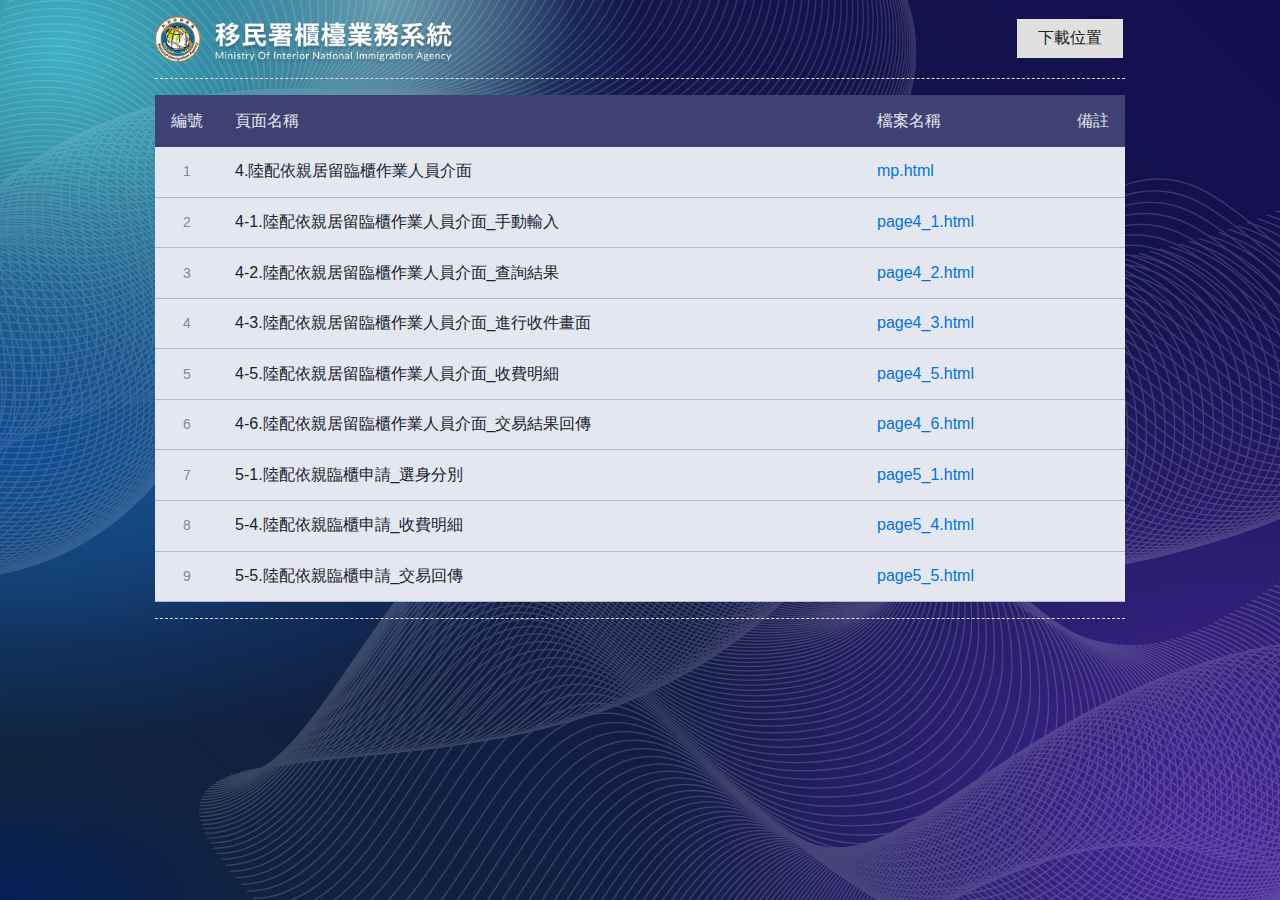
<file: index.html>
<!DOCTYPE html>
<html lang="zh-Hant" class="no-js">

<head>
  <meta name="robots" content="noindex" />
  <!-- 使用 noindex 禁止 Google 搜尋建立索引，套版時請工程師刪掉這行 -->
  <meta charset="utf-8" />
  <meta http-equiv="X-UA-Compatible" content="IE=edge" />
  <meta name="viewport" content="width=device-width, initial-scale=1" />
  <title>移民署櫃檯業務系統</title>
  <!--[if lt IE 9]>
      <script src="js/html5shiv.js"></script>
      <script src="js/respond.min.js"></script>
    <![endif]-->
  <!-- mainJs -->
  <link rel="stylesheet" href="css/style.css" />
  <!-- favicon -->
  <link href="images/favicon.png" rel="icon" type="image/x-icon" />
  <style>
    .demo_wrap {
      max-width: 1000px;
      margin: 0em auto 1em;
      padding: 15px 15px 3em;
      clear: both;
      /* background: #fff; */
    }

    .demo_wrap h1 {
      display: block;
      margin: 0px auto;
      max-width: 300px;
      float: left;
      margin-right: 1em;
    }

    @media screen and (max-width: 545px) {
      .demo_wrap h1 {
        max-width: 100%;
        float: none;
        text-align: center;
      }
    }

    .demo_wrap h1 img {
      width: 300px;
    }

    .num {
      width: 12%;
    }

    body {
      counter-reset: num;
    }

    table {}

    table th {


      text-align: left;
      color: #e4e7f0;
    }

    table td,
    table th {
      border-left: none;
      border-right: none;
      padding: 0.9em 1em;
      font-size: 1em;

    }

    table td .gray {
      color: #808080;
      font-size: 0.938rem;
    }

    table td a {
      display: block;
    }

    table tr th:first-child {
      width: 30px;
    }

    table caption {
      text-align: left;
      font-weight: bold;
      font-size: 1.25em;
      padding: 0.5em 0;
      color: #ff5050;
    }

    tbody tr td:first-child:before {
      counter-increment: num;
      display: block;
      text-align: center;
      color: #888;
      font-size: 0.875rem;
      content: counters(num, '.') ' ';
    }

    tbody tr td:nth-child(2) {
      /* width: 400px; */
    }

    tbody tr td:nth-child(3) {
      width: 200px;
    }

    tbody tr td:nth-child(4) {
      width: 50px;
    }

    .btnGrp {
      text-align: right;
    }

    @media screen and (max-width: 545px) {
      .btnGrp {
        text-align: center;
      }
    }

    .tableWrapper {
      display: flex;
      align-items: flex-start;
      background-color: #fff;
    }

    @media screen and (max-width: 545px) {
      .tableWrapper {
        flex-flow: row wrap;
      }

      .tableWrapper h2 {
        flex: 1 0 100%;
        margin-bottom: 1em;
      }
    }

    h2 {
      margin: 0.5em 0 0.25em;
      font-size: 1rem;
      line-height: 1.25em;
      white-space: nowrap;
    }

    .tableWrapper h2 {
      flex: 0 0 150px;
      padding-right: 1em;
    }

    hr {
      border-top: 1px dashed #ddd;
    }
  </style>
</head>

<body>
  <div class="demo_wrap">
    <h1><img src="images/logo.png" alt="" /></h1>
    <div class="btnGrp">
      <a href="https://github.com/HywebU00/2025_imm_counter" class="btn">下載位置</a>
    </div>
    <hr />

    <div class="tableWrapper">
      <!-- hyUI 標準頁面 -->
      <table>
        <thead>
          <tr>
            <th class="num">編號</th>
            <th>頁面名稱</th>
            <th>檔案名稱</th>
            <th>備註</th>
          </tr>
        </thead>
        <tbody>
          <tr>
            <td></td>
            <td>4.陸配依親居留臨櫃作業人員介面</td>
            <!-- 連結放到a裡面就好 -->
            <td><a href="mp.html"></a></td>
            <td></td>
          </tr>
          <tr>
            <td></td>
            <td>4-1.陸配依親居留臨櫃作業人員介面_手動輸入</td>
            <td><a href="page4_1.html"></a></td>
            <td></td>
          </tr>
          <tr>
            <td></td>
            <td>4-2.陸配依親居留臨櫃作業人員介面_查詢結果</td>
            <td><a href="page4_2.html"></a></td>
            <td></td>
          </tr>
          <tr>
            <td></td>
            <td>4-3.陸配依親居留臨櫃作業人員介面_進行收件畫面</td>
            <td><a href="page4_3.html"></a></td>
            <td></td>
          </tr>
          <tr>
            <td></td>
            <td>4-5.陸配依親居留臨櫃作業人員介面_收費明細</td>
            <td><a href="page4_5.html"></a></td>
            <td></td>
          </tr>
          <tr>
            <td></td>
            <td>4-6.陸配依親居留臨櫃作業人員介面_交易結果回傳</td>
            <td><a href="page4_6.html"></a></td>
            <td></td>
          </tr>

          <tr>
            <td></td>
            <td>5-1.陸配依親臨櫃申請_選身分別</td>
            <td><a href="page5_1.html"></a></td>
            <td></td>
          </tr>
          <tr>
            <td></td>
            <td>5-4.陸配依親臨櫃申請_收費明細</td>
            <td><a href="page5_4.html"></a></td>
            <td></td>
          </tr>
          <tr>
            <td></td>
            <td>5-5.陸配依親臨櫃申請_交易回傳</td>
            <td><a href="page5_5.html"></a></td>
            <td></td>
          </tr>
        </tbody>
      </table>
    </div>
    <hr />

  </div>
  <a href="javascript:;" class="scrollToTop" role="button">回頁首</a>
  <script>
    let aName = document.querySelectorAll('tbody a');
    aName.forEach((i) => {
      let Link = i.getAttribute('href');
      i.textContent = Link;
    });
  </script>
</body>

</html>
</file>
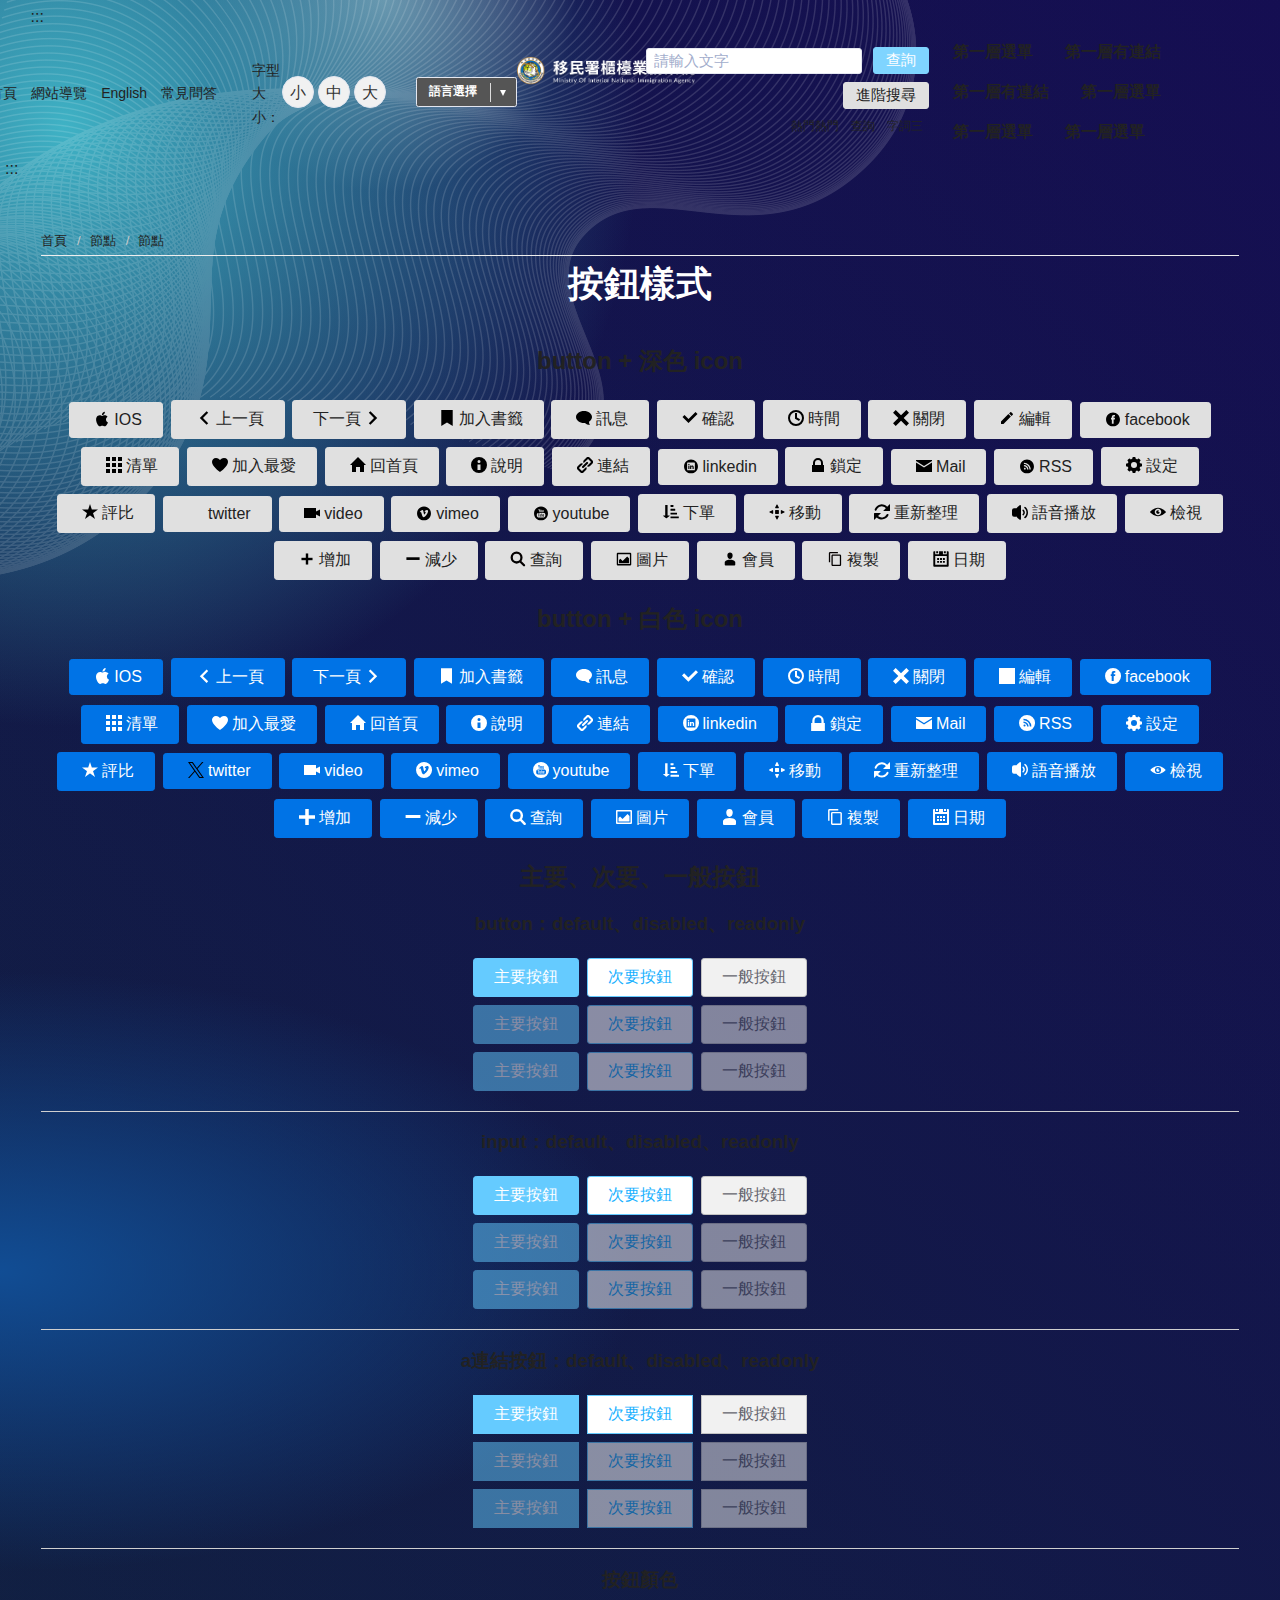
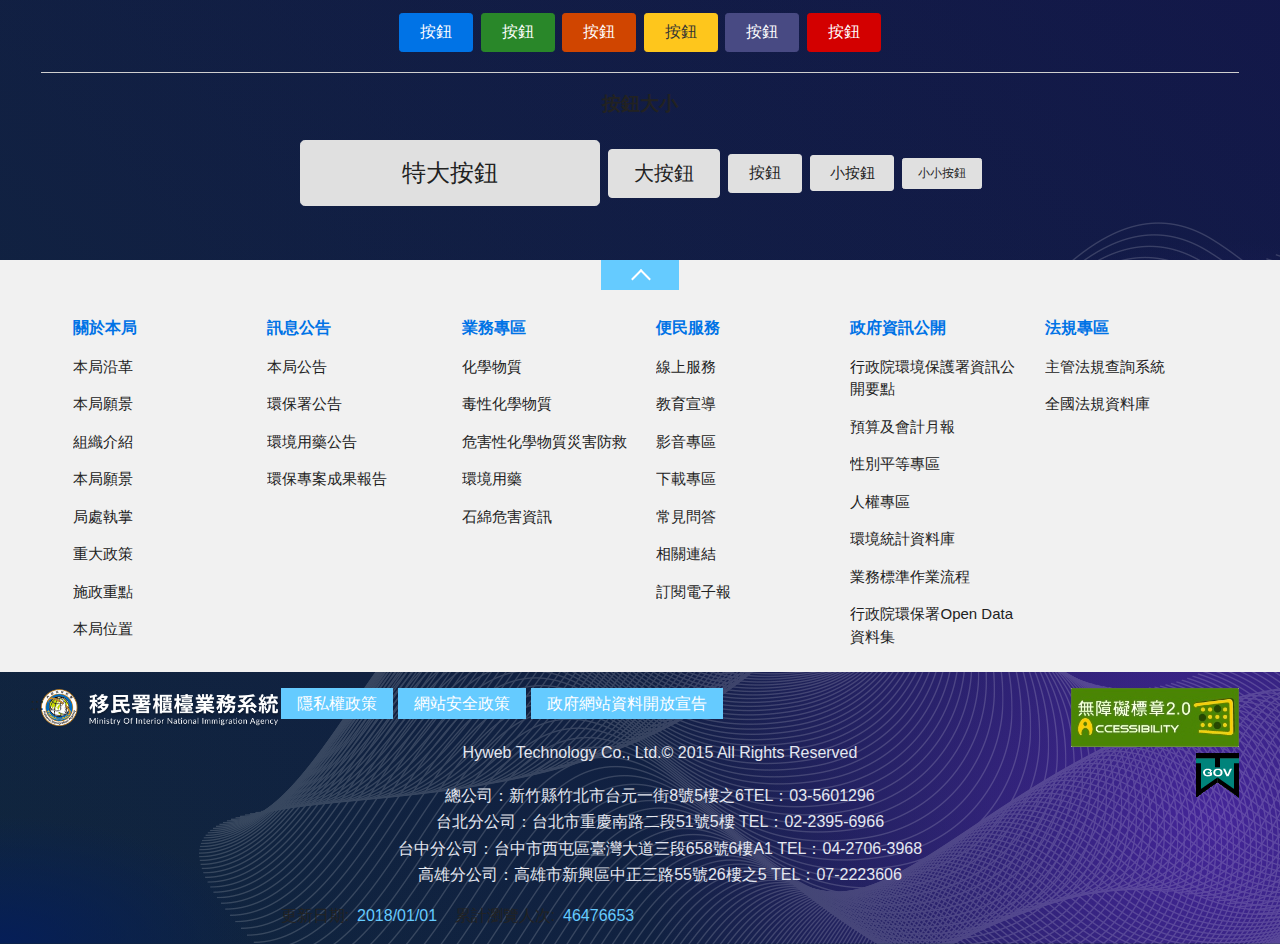
<file: btn.html>
<!DOCTYPE html>
<html lang="zh-Hant" class="no-js">
  <head>
    <meta name="robots" content="noindex" />
    <!-- 使用 noindex 禁止 Google 搜尋建立索引，套版時請工程師刪掉這行 -->
    <meta charset="utf-8" />
    <meta http-equiv="X-UA-Compatible" content="IE=edge" />
    <meta name="viewport" content="width=device-width, initial-scale=1" />
    <title>HyUI kit</title>

    <!-- style css -->
    <link rel="stylesheet" href="css/style.css" />
    <!-- favicon -->
    <link href="images/favicon.png" rel="icon" type="image/x-icon" />
  </head>

  <body>
    <!-- 直接跳主內容區 -->
    <a class="goCenter" href="#aC">按Enter到主內容區</a>
    <button class="sidebarCtrlBtn" type="button" aria-expanded="false" aria-controls="mobileArea">側欄選單</button>
    <!-- wrapper Start -->
    <div class="wrapper">
      <!-- header Start -->
      <header class="header">
        <div class="container">
          <a class="accessKeyItem" href="#aU" id="aU" accesskey="U" aria-label="網站標題">:::</a>
          <!-- navigation Start -->
          <nav class="navigation" role="navigation" aria-label="頁首功能列">
            <!-- 新增div navList -->
            <div class="navList">
              <ul>
                <li><a href="#">回首頁</a></li>
                <li><a href="#">網站導覽</a></li>
                <li><a href="#">English</a></li>
                <li><a href="#">常見問答</a></li>
              </ul>
            </div>
            <!-- fontSize -->
            <div class="fontSize">
              <span class="font-size-label">字型大小：</span>
              <!-- 英文用<span>font-size：</span> -->
              <ul aria-labelledby="font-size-label">
                <li><button type="button" class="smallSize">小</button></li>
                <li><button type="button" class="mediumSize">中</button></li>
                <li><button type="button" class="largeSize">大</button></li>
              </ul>
            </div>
            <!-- language -->
            <div class="language">
              <button type="button" aria-expanded="false" aria-controls="languageList">語言選擇</button>
              <ul id="languageList">
                <li><a href="#">繁體中文</a></li>
                <li><a href="#">简体中文</a></li>
                <li><a href="#">ENGLISH</a></li>
              </ul>
            </div>
          </nav>
          <!-- navigation End -->
          <h1>
            <a href="index.html"><img src="images/logo.png" alt="網站標題" /></a>
          </h1>
          <!-- Search Start -->
          <button class="mobileSearchBtn" type="button" aria-label="搜尋按鈕"></button>
          <div class="webSearch" role="search">
            <div class="content">
              <div class="formGrp">
                <label for="topSearch">搜尋</label>
                <input name="topSearch" type="text" id="topSearch" placeholder="請輸入文字" accesskey="S" aria-label="搜尋網站內容" />
                <button type="button" class="btn btnSearch">查詢</button>
              </div>
              <div class="btnGrp">
                <button type="button" class="btn">進階搜尋</button>
              </div>
              <div class="keywordHot">
                <ul>
                  <li><a href="#">熱門熱門</a></li>
                  <li><a href="#">查詢</a></li>
                  <li><a href="#">字詞三</a></li>
                </ul>
              </div>
            </div>
          </div>
          <!-- Search End -->
          <!-- noscript -->
          <noscript>
            您的瀏覽器不支援JavaScript語法，JavaScript語法並不影響內容的陳述。您可使用按鍵盤上的Ctrl鍵+ (+)鍵放大/(-)鍵縮小來改變字型大小；回到上一頁可使用瀏覽器提供的 Alt+左方向鍵(←) 快速鍵功能；列印可使用瀏覽器提供的(Ctrl+P)功能。您的瀏覽器，不支援script語法，若您的瀏覽器無法支援請點選此超連結
            <a href="#">網站導覽</a>
          </noscript>
          <!-- menu Start -->
          <nav class="menu mainMenu" role="navigation" aria-label="主選單">
            <ul>
              <li>
                <a href="#">第一層選單</a>
                <ul>
                  <li><a href="#">第二層選單</a></li>
                  <li><a href="#">第二層選單</a></li>
                  <li><a href="#">第二層選單</a></li>
                  <li><a href="#">第二層選單</a></li>
                </ul>
              </li>
              <li><a href="http://www.google.com">第一層有連結</a></li>
              <li>
                <a href="http://www.google.com">第一層有連結</a>
                <ul>
                  <li><a href="http://www.google.com">第二層有連結</a></li>
                  <li><a href="#">第二層選單</a></li>
                  <li><a href="#">第二層選單</a></li>
                  <li><a href="#">第二層選單</a></li>
                  <li><a href="#">第二層選單</a></li>
                  <li><a href="#">第二層選單</a></li>
                  <li><a href="#">第二層選單</a></li>
                  <li><a href="#">第二層選單</a></li>
                </ul>
              </li>
              <li>
                <a href="#">第一層選單</a>
                <ul>
                  <li><a href="#">第二層選單</a></li>
                  <li><a href="#">第二層選單</a></li>
                  <li>
                    <a href="http://www.google.com">第二層有連結</a>
                    <ul>
                      <li>
                        <a href="http://www.google.com">第三層選單有下層</a>
                        <ul>
                          <li><a href="#">第四層選單</a></li>
                          <li><a href="#">第四層選單</a></li>
                        </ul>
                      </li>
                      <li><a href="http://www.google.com">第三層選單有連結</a></li>
                      <li><a href="#">第三層選單</a></li>
                    </ul>
                  </li>
                  <li><a href="#">第二層選單</a></li>
                </ul>
              </li>
              <li>
                <a href="#">第一層選單</a>
                <ul>
                  <li><a href="#">第二層選單</a></li>
                  <li><a href="#">第二層選單</a></li>
                  <li><a href="#">第二層選單</a></li>
                  <li><a href="#">第二層選單</a></li>
                </ul>
              </li>
              <li>
                <a href="#">第一層選單</a>
                <ul>
                  <li><a href="#">第二層選單</a></li>
                  <li><a href="#">第二層選單</a></li>
                  <li><a href="#">第二層選單</a></li>
                  <li><a href="#">第二層選單</a></li>
                </ul>
              </li>
            </ul>
          </nav>
          <!-- menu End -->
        </div>
      </header>
      <!-- header End -->
      <!-- main Start -->
      <main id="center" class="main innerPage">
        <!-- 內頁新增一個classname-->
        <a class="accessKeyItem" href="#aC" id="ac" accesskey="C" aria-label="主要內容區">:::</a>
        <div class="container">
          <!-- 主要內容區 -->
          <div class="centerBlock">
            <!-- breadcrumb路徑 -->
            <nav aria-label="麵包屑" class="breadcrumb">
              <ul>
                <li><a href="#">首頁</a></li>
                <li><a href="#">節點</a></li>
                <li aria-current="page">節點</li>
              </ul>
            </nav>
            <!-- h2節點 -->
            <h2 class="title">按鈕樣式</h2>
            <section>
              <form action="">
                <!-- button + 深色 icon -->
                <div class="btnGrp">
                  <h2>button + 深色 icon</h2>
                  <button type="button" class="btn"><i class="i_apple_dark" aria-hidden="true" focusable="false"></i>IOS</button>
                  <button type="button" class="btn"><i class="i_arrowLeft_dark" aria-hidden="true" focusable="false"></i>上一頁</button>
                  <button type="button" class="btn">下一頁<i class="i_arrowRight_dark" aria-hidden="true" focusable="false"></i></button>
                  <button type="button" class="btn"><i class="i_bookmark_dark" aria-hidden="true" focusable="false"></i>加入書籤</button>
                  <button type="button" class="btn"><i class="i_chat_dark" aria-hidden="true" focusable="false"></i>訊息</button>
                  <button type="button" class="btn"><i class="i_check_dark" aria-hidden="true" focusable="false"></i>確認</button>
                  <button type="button" class="btn"><i class="i_clock_dark" aria-hidden="true" focusable="false"></i>時間</button>
                  <button type="button" class="btn"><i class="i_close_dark" aria-hidden="true" focusable="false"></i>關閉</button>
                  <button type="button" class="btn"><i class="i_edit_dark" aria-hidden="true" focusable="false"></i>編輯</button>
                  <button type="button" class="btn"><i class="i_facebook_dark" aria-hidden="true" focusable="false"></i>facebook</button>
                  <button type="button" class="btn"><i class="i_grid_dark" aria-hidden="true" focusable="false"></i>清單</button>
                  <button type="button" class="btn"><i class="i_heart_dark" aria-hidden="true" focusable="false"></i>加入最愛</button>
                  <button type="button" class="btn"><i class="i_home_dark" aria-hidden="true" focusable="false"></i>回首頁</button>
                  <button type="button" class="btn"><i class="i_info_dark" aria-hidden="true" focusable="false"></i>說明</button>
                  <button type="button" class="btn"><i class="i_link_dark" aria-hidden="true" focusable="false"></i>連結</button>
                  <button type="button" class="btn"><i class="i_linkedin_dark" aria-hidden="true" focusable="false"></i>linkedin</button>
                  <button type="button" class="btn"><i class="i_lock_dark" aria-hidden="true" focusable="false"></i>鎖定</button>
                  <button type="button" class="btn"><i class="i_mail_dark" aria-hidden="true" focusable="false"></i>Mail</button>
                  <button type="button" class="btn"><i class="i_rss_dark" aria-hidden="true" focusable="false"></i>RSS</button>
                  <button type="button" class="btn"><i class="i_setting_dark" aria-hidden="true" focusable="false"></i>設定</button>
                  <button type="button" class="btn"><i class="i_star_dark" aria-hidden="true" focusable="false"></i>評比</button>
                  <button type="button" class="btn"><i class="i_twitte_darkr" aria-hidden="true" focusable="false"></i>twitter</button>
                  <button type="button" class="btn"><i class="i_video_dark" aria-hidden="true" focusable="false"></i>video</button>
                  <button type="button" class="btn"><i class="i_vimeo_dark" aria-hidden="true" focusable="false"></i>vimeo</button>
                  <button type="button" class="btn"><i class="i_youtube_dark" aria-hidden="true" focusable="false"></i>youtube</button>
                  <button type="button" class="btn"><i class="i_order_dark" aria-hidden="true" focusable="false"></i>下單</button>
                  <button type="button" class="btn"><i class="i_move_dark" aria-hidden="true" focusable="false"></i>移動</button>
                  <button type="button" class="btn"><i class="i_reflash_dark" aria-hidden="true" focusable="false"></i>重新整理</button>
                  <button type="button" class="btn"><i class="i_play_dark" aria-hidden="true" focusable="false"></i>語音播放</button>
                  <button type="button" class="btn"><i class="i_view_dark" aria-hidden="true" focusable="false"></i>檢視</button>
                  <button type="button" class="btn"><i class="i_add_dark" aria-hidden="true" focusable="false"></i>增加</button>
                  <button type="button" class="btn"><i class="i_minus_dark" aria-hidden="true" focusable="false"></i>減少</button>
                  <button type="button" class="btn"><i class="i_search_dark" aria-hidden="true" focusable="false"></i>查詢</button>
                  <button type="button" class="btn"><i class="i_photo_dark" aria-hidden="true" focusable="false"></i>圖片</button>
                  <button type="button" class="btn"><i class="i_man_dark" aria-hidden="true" focusable="false"></i>會員</button>
                  <button type="button" class="btn"><i class="i_copy_dark" aria-hidden="true" focusable="false"></i>複製</button>
                  <button type="button" class="btn"><i class="i_calendar_dark" aria-hidden="true" focusable="false"></i>日期</button>
                </div>
                <!-- >button + 白色 icon -->
                <div class="btnGrp">
                  <h2>button + 白色 icon</h2>
                  <button type="button" class="btn btnBlue"><i class="i_apple" aria-hidden="true" focusable="false"></i>IOS</button>
                  <button type="button" class="btn btnBlue"><i class="i_arrowLeft" aria-hidden="true" focusable="false"></i>上一頁</button>
                  <button type="button" class="btn btnBlue">下一頁<i class="i_arrowRight" aria-hidden="true" focusable="false"></i></button>
                  <button type="button" class="btn btnBlue"><i class="i_bookmark" aria-hidden="true" focusable="false"></i>加入書籤</button>
                  <button type="button" class="btn btnBlue"><i class="i_chat" aria-hidden="true" focusable="false"></i>訊息</button>
                  <button type="button" class="btn btnBlue"><i class="i_check" aria-hidden="true" focusable="false"></i>確認</button>
                  <button type="button" class="btn btnBlue"><i class="i_clock" aria-hidden="true" focusable="false"></i>時間</button>
                  <button type="button" class="btn btnBlue"><i class="i_close" aria-hidden="true" focusable="false"></i>關閉</button>
                  <button type="button" class="btn btnBlue"><i class="i_edit" aria-hidden="true" focusable="false"></i>編輯</button>
                  <button type="button" class="btn btnBlue"><i class="i_facebook" aria-hidden="true" focusable="false"></i>facebook</button>
                  <button type="button" class="btn btnBlue"><i class="i_grid" aria-hidden="true" focusable="false"></i>清單</button>
                  <button type="button" class="btn btnBlue"><i class="i_heart" aria-hidden="true" focusable="false"></i>加入最愛</button>
                  <button type="button" class="btn btnBlue"><i class="i_home" aria-hidden="true" focusable="false"></i>回首頁</button>
                  <button type="button" class="btn btnBlue"><i class="i_info" aria-hidden="true" focusable="false"></i>說明</button>
                  <button type="button" class="btn btnBlue"><i class="i_link" aria-hidden="true" focusable="false"></i>連結</button>
                  <button type="button" class="btn btnBlue"><i class="i_linkedin" aria-hidden="true" focusable="false"></i>linkedin</button>
                  <button type="button" class="btn btnBlue"><i class="i_lock" aria-hidden="true" focusable="false"></i>鎖定</button>
                  <button type="button" class="btn btnBlue"><i class="i_mail" aria-hidden="true" focusable="false"></i>Mail</button>
                  <button type="button" class="btn btnBlue"><i class="i_rss" aria-hidden="true" focusable="false"></i>RSS</button>
                  <button type="button" class="btn btnBlue"><i class="i_setting" aria-hidden="true" focusable="false"></i>設定</button>
                  <button type="button" class="btn btnBlue"><i class="i_star" aria-hidden="true" focusable="false"></i>評比</button>
                  <button type="button" class="btn btnBlue"><i class="i_twitter" aria-hidden="true" focusable="false"></i>twitter</button>
                  <button type="button" class="btn btnBlue"><i class="i_video" aria-hidden="true" focusable="false"></i>video</button>
                  <button type="button" class="btn btnBlue"><i class="i_vimeo" aria-hidden="true" focusable="false"></i>vimeo</button>
                  <button type="button" class="btn btnBlue"><i class="i_youtube" aria-hidden="true" focusable="false"></i>youtube</button>
                  <button type="button" class="btn btnBlue"><i class="i_order" aria-hidden="true" focusable="false"></i>下單</button>
                  <button type="button" class="btn btnBlue"><i class="i_move" aria-hidden="true" focusable="false"></i>移動</button>
                  <button type="button" class="btn btnBlue"><i class="i_reflash" aria-hidden="true" focusable="false"></i>重新整理</button>
                  <button type="button" class="btn btnBlue"><i class="i_play" aria-hidden="true" focusable="false"></i>語音播放</button>
                  <button type="button" class="btn btnBlue"><i class="i_view" aria-hidden="true" focusable="false"></i>檢視</button>
                  <button type="button" class="btn btnBlue"><i class="i_add" aria-hidden="true" focusable="false"></i>增加</button>
                  <button type="button" class="btn btnBlue"><i class="i_minus" aria-hidden="true" focusable="false"></i>減少</button>
                  <button type="button" class="btn btnBlue"><i class="i_search" aria-hidden="true" focusable="false"></i>查詢</button>
                  <button type="button" class="btn btnBlue"><i class="i_photo" aria-hidden="true" focusable="false"></i>圖片</button>
                  <button type="button" class="btn btnBlue"><i class="i_man" aria-hidden="true" focusable="false"></i>會員</button>
                  <button type="button" class="btn btnBlue"><i class="i_copy" aria-hidden="true" focusable="false"></i>複製</button>
                  <button type="button" class="btn btnBlue"><i class="i_calendar" aria-hidden="true" focusable="false"></i>日期</button>
                </div>
                <!--  -->
                <div class="btnGrp">
                  <h2>主要、次要、一般按鈕</h2>
                  <div class="btnGrp">
                    <h3>button：default、disabled、readonly</h3>
                    <button type="button" class="btn btnPrimary">主要按鈕</button>
                    <button type="button" class="btn btnSecondary">次要按鈕</button>
                    <button type="button" class="btn btnNormal">一般按鈕</button>
                    <br />
                    <!--  disabled  -->
                    <button type="button" class="btn btnPrimary" disabled>主要按鈕</button>
                    <button type="button" class="btn btnSecondary" disabled>次要按鈕</button>
                    <button type="button" class="btn btnNormal" disabled>一般按鈕</button>
                    <br />
                    <!--  readonly  -->
                    <button type="button" class="btn btnPrimary" readonly>主要按鈕</button>
                    <button type="button" class="btn btnSecondary" readonly>次要按鈕</button>
                    <button type="button" class="btn btnNormal" readonly>一般按鈕</button>
                    <hr />
                    <h3>input：default、disabled、readonly</h3>
                    <input type="button" class="btn btnPrimary" value="主要按鈕" title="主要按鈕" />
                    <input type="button" class="btn btnSecondary" value="次要按鈕" title="次要按鈕" />
                    <input type="button" class="btn btnNormal" value="一般按鈕" title="一般按鈕" />
                    <br />
                    <!--  disabled  -->
                    <input type="button" class="btn btnPrimary" value="主要按鈕" title="主要按鈕" disabled />
                    <input type="button" class="btn btnSecondary" value="次要按鈕" title="次要按鈕" disabled />
                    <input type="button" class="btn btnNormal" value="一般按鈕" title="一般按鈕" disabled />
                    <br />
                    <!--  readonly  -->
                    <input type="button" class="btn btnPrimary" value="主要按鈕" title="主要按鈕" readonly />
                    <input type="button" class="btn btnSecondary" value="次要按鈕" title="次要按鈕" readonly />
                    <input type="button" class="btn btnNormal" value="一般按鈕" title="一般按鈕" readonly />
                    <hr />
                    <h3>a連結按鈕：default、disabled、readonly</h3>
                    <a role="button" href="#" class="btn btnPrimary">主要按鈕</a>
                    <a role="button" href="#" class="btn btnSecondary">次要按鈕</a>
                    <a role="button" href="#" class="btn btnNormal">一般按鈕</a>
                    <br />
                    <!--  disabled  -->
                    <a role="button" href="#" class="btn btnPrimary disabled">主要按鈕</a>
                    <a role="button" href="#" class="btn btnSecondary disabled">次要按鈕</a>
                    <a role="button" href="#" class="btn btnNormal disabled">一般按鈕</a>
                    <br />
                    <!--  readonly  -->
                    <a role="button" href="#" class="btn btnPrimary readonly">主要按鈕</a>
                    <a role="button" href="#" class="btn btnSecondary readonly">次要按鈕</a>
                    <a role="button" href="#" class="btn btnNormal readonly">一般按鈕</a>
                    <hr />
                    <h3>按鈕顏色</h3>
                    <button type="button" class="btn btnBlue">按鈕</button>
                    <button type="button" class="btn btnGreen">按鈕</button>
                    <button type="button" class="btn btnOrange">按鈕</button>
                    <button type="button" class="btn btnYellow">按鈕</button>
                    <button type="button" class="btn btnPurple">按鈕</button>
                    <button type="button" class="btn btnRed">按鈕</button>
                    <hr />
                    <h3>按鈕大小</h3>
                    <button type="button" class="btn btnXl">特大按鈕</button>
                    <button type="button" class="btn btnLg">大按鈕</button>
                    <button type="button" class="btn">按鈕</button>
                    <button type="button" class="btn btnSm">小按鈕</button>
                    <button type="button" class="btn btnXs">小小按鈕</button>
                  </div>
                </div>
              </form>
            </section>
          </div>
        </div>
      </main>
      <!-- fatFooter Start -->
      <section class="fatFooter">
        <div class="container">
          <button type="button" aria-expanded="true" class="btn btnFatFooter" aria-label="開關頁尾網站導覽"></button>
          <nav aria-label="頁尾網站導覽">
            <ul>
              <li>
                <a href="#">關於本局</a>
                <ul>
                  <li><a href="#">本局沿革</a></li>
                  <li><a href="#">本局願景</a></li>
                  <li><a href="#">組織介紹</a></li>
                  <li><a href="#">本局願景</a></li>
                  <li><a href="#">局處執掌</a></li>
                  <li><a href="#">重大政策</a></li>
                  <li><a href="#">施政重點</a></li>
                  <li><a href="#">本局位置</a></li>
                </ul>
              </li>
              <li>
                <a href="#">訊息公告</a>
                <ul>
                  <li><a href="#">本局公告</a></li>
                  <li><a href="#">環保署公告</a></li>
                  <li><a href="#">環境用藥公告</a></li>
                  <li><a href="#">環保專案成果報告</a></li>
                </ul>
              </li>
              <li>
                <a href="#">業務專區</a>
                <ul>
                  <li><a href="#">化學物質</a></li>
                  <li><a href="#">毒性化學物質</a></li>
                  <li><a href="#">危害性化學物質災害防救</a></li>
                  <li><a href="#">環境用藥</a></li>
                  <li><a href="#">石綿危害資訊</a></li>
                </ul>
              </li>
              <li>
                <a href="#">便民服務</a>
                <ul>
                  <li><a href="#">線上服務</a></li>
                  <li><a href="#">教育宣導</a></li>
                  <li><a href="#">影音專區</a></li>
                  <li><a href="#">下載專區</a></li>
                  <li><a href="#">常見問答</a></li>
                  <li><a href="#">相關連結</a></li>
                  <li><a href="#">訂閱電子報</a></li>
                </ul>
              </li>
              <li>
                <a href="#">政府資訊公開</a>
                <ul>
                  <li><a href="#">行政院環境保護署資訊公開要點</a></li>
                  <li><a href="#">預算及會計月報</a></li>
                  <li><a href="#">性別平等專區</a></li>
                  <li><a href="#">人權專區</a></li>
                  <li><a href="#">環境統計資料庫</a></li>
                  <li><a href="#">業務標準作業流程</a></li>
                  <li><a href="#">行政院環保署Open Data資料集</a></li>
                </ul>
              </li>
              <li>
                <a href="#">法規專區</a>
                <ul>
                  <li><a href="#">主管法規查詢系統</a></li>
                  <li><a href="#">全國法規資料庫</a></li>
                </ul>
              </li>
            </ul>
          </nav>
        </div>
      </section>
      <!-- fatFooter End -->
      <!-- footer Start-->
      <footer>
        <div class="container">
          <a class="accessKeyItem" href="#aZ" id="aZ" accesskey="Z" aria-label="頁尾區">:::</a>
          <div class="footerLogo">
            <img src="images/logo.png" alt="" class="imgResponsive" />
          </div>
          <div class="footerInfo">
            <ul class="footerLink">
              <li><a href="javascript:;">隱私權政策</a></li>
              <li><a href="javascript:;">網站安全政策</a></li>
              <li><a href="javascript:;">政府網站資料開放宣告</a></li>
            </ul>
            <p class="Copyright">Hyweb Technology Co., Ltd.© 2015 All Rights Reserved</p>
            <p>
              總公司：新竹縣竹北市台元一街8號5樓之6TEL：03-5601296 <br />
              台北分公司：台北市重慶南路二段51號5樓 TEL：02-2395-6966 <br />
              台中分公司：台中市西屯區臺灣大道三段658號6樓A1 TEL：04-2706-3968 <br />
              高雄分公司：高雄市新興區中正三路55號26樓之5 TEL：07-2223606
            </p>
            <span class="update">更新日期:<em>2018/01/01</em></span>
            <span class="counter">累計瀏覽人次:<em>46476653</em></span>
          </div>
          <div class="footerIcon">
            <a target="_blank" href="javascript:;">
              <img src="images/basic/accessibility.jpg" alt="通過AA檢測等級無障礙網頁檢測" />
            </a>
            <a target="_blank" href="javascript:;">
              <img src="images/basic/egov.png" alt="我的e政府" />
            </a>
          </div>
        </div>
      </footer>
      <!-- footer End -->
    </div>
    <a href="javascript:;" class="scrollToTop" role="button">回頁首</a>

    <!-- lazyload -->
    <script src="vendor/lazyload/lazyload.js"></script>
    <!-- fancybox -->
    <script src="vendor/fancybox/fancybox.umd.js"></script>
    <script src="vendor/fancybox/l10n/zh_TW.umd.js"></script>
    <!-- swiper -->
    <script src="vendor/swiper/swiper-bundle.min.js"></script>
    <!-- main js-->
    <script src="js/main.js"></script>
    <!-- js -->
    <script src="js/customize.js"></script>
  </body>
</html>
</file>
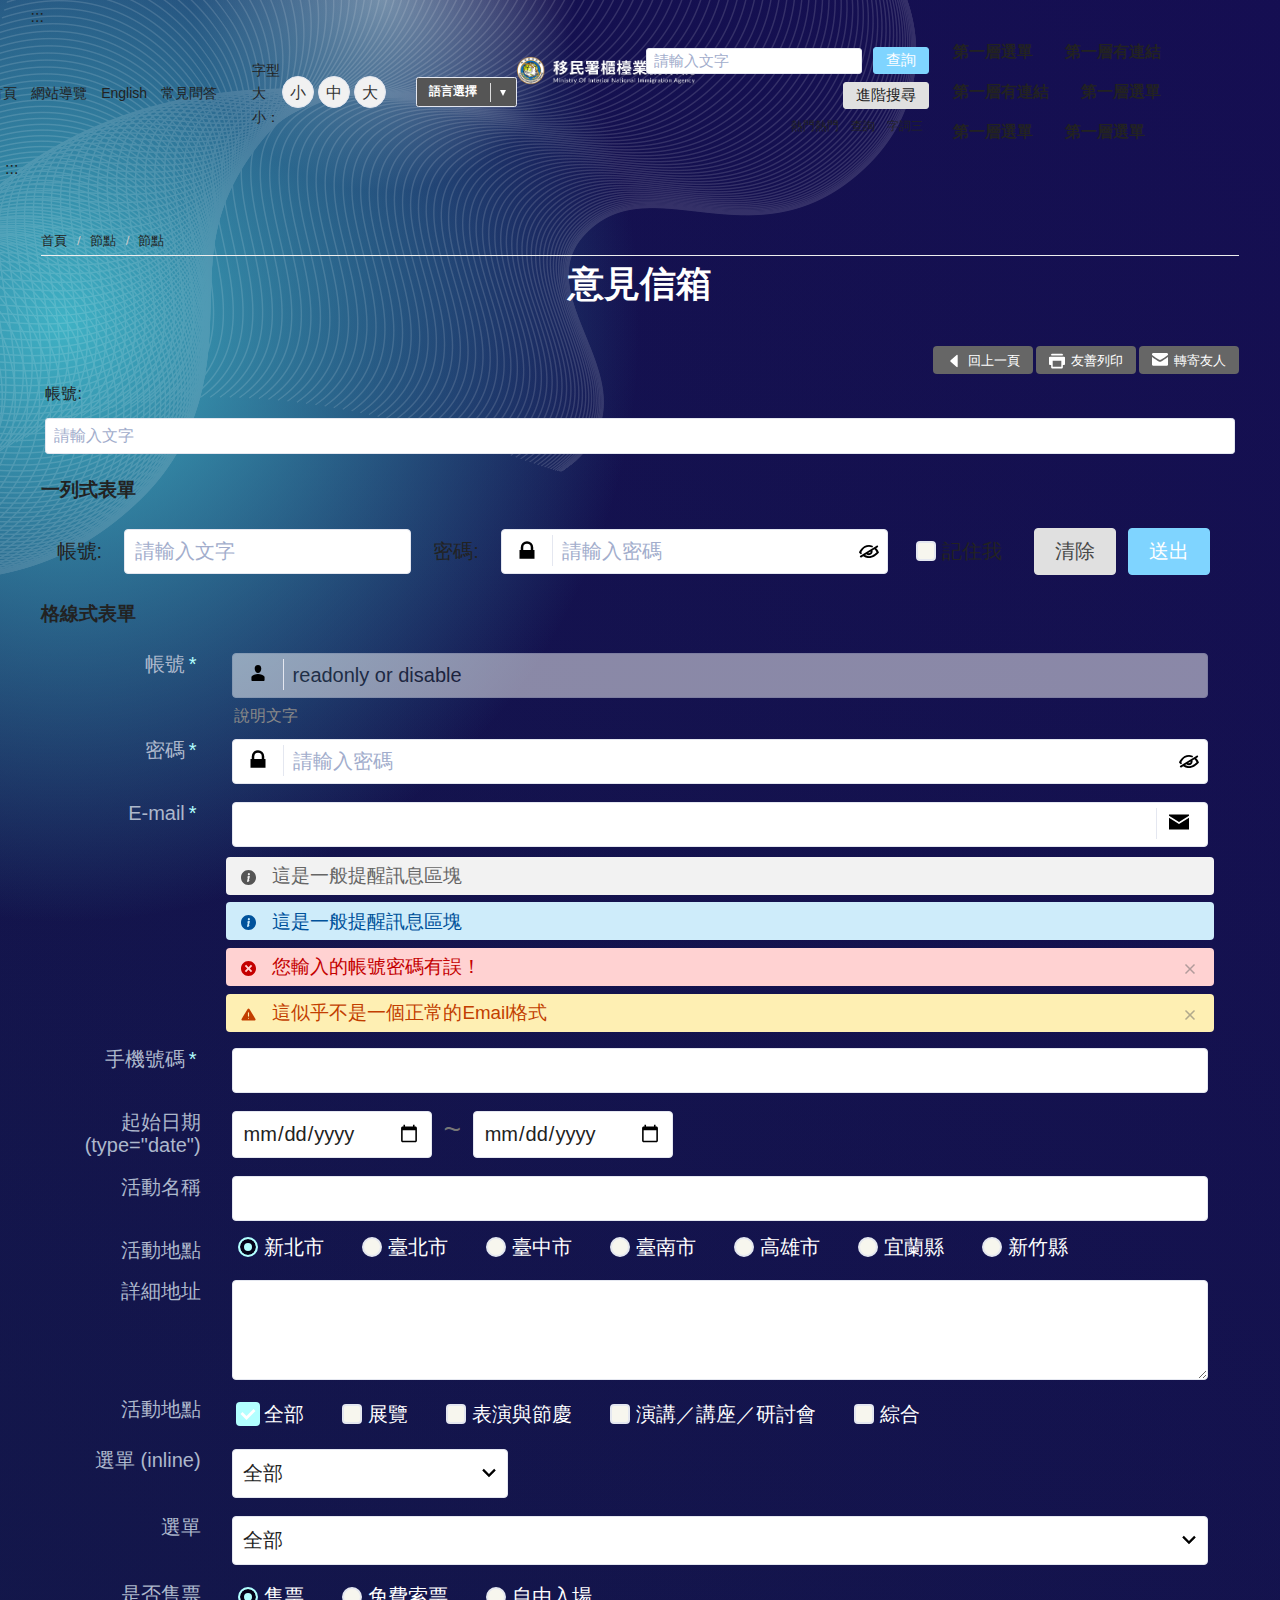
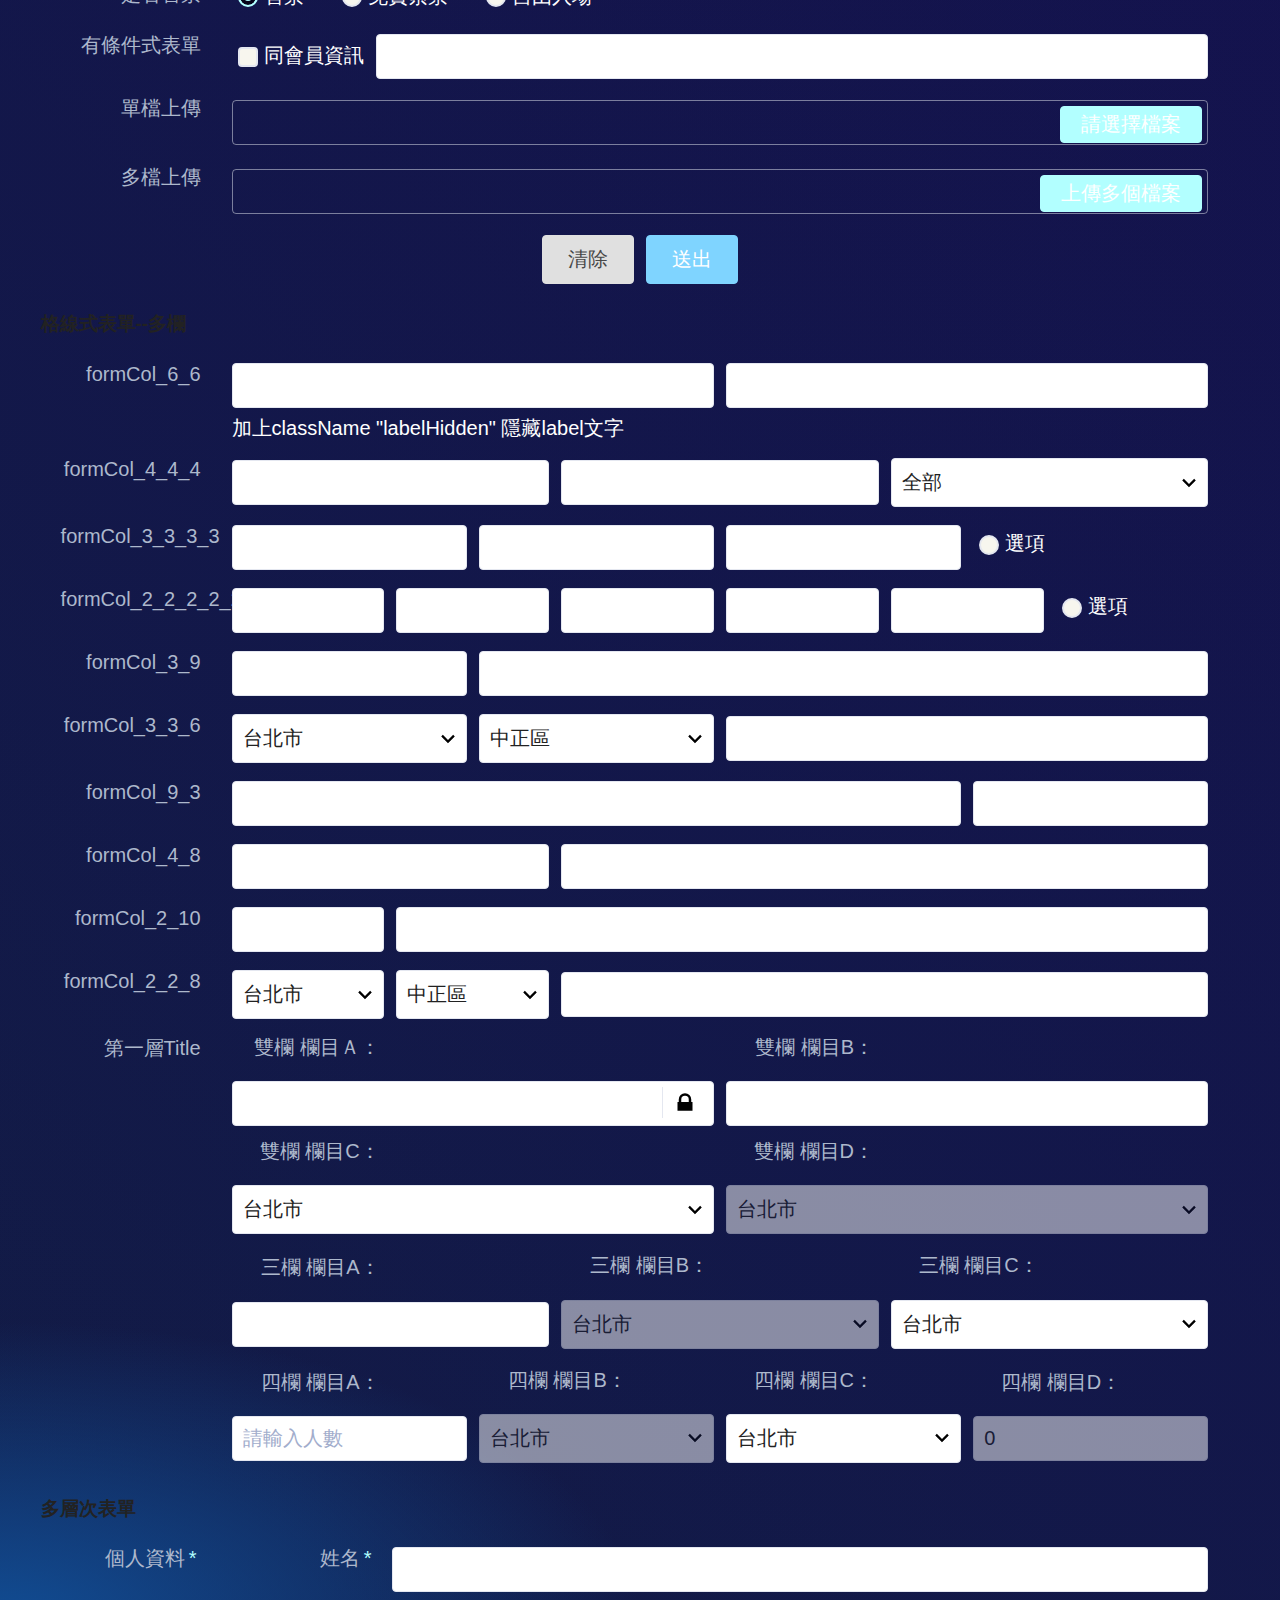
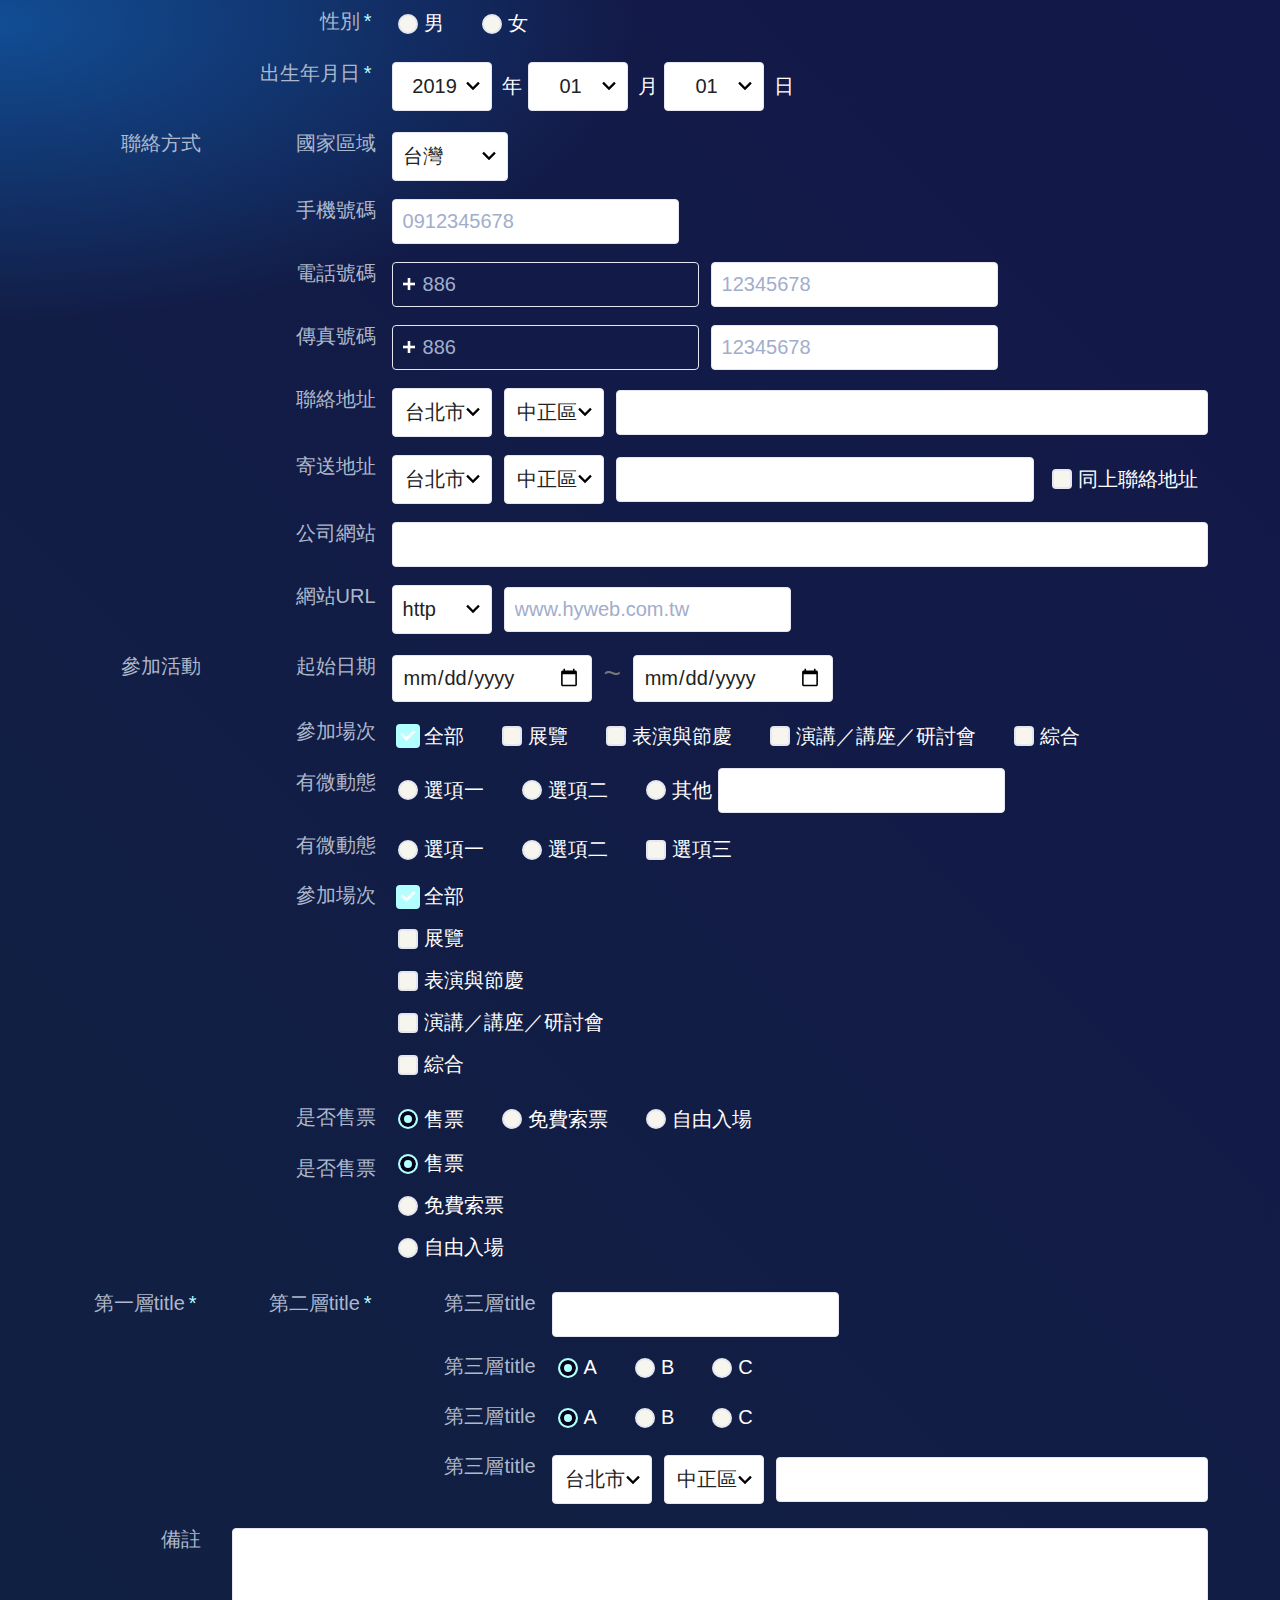
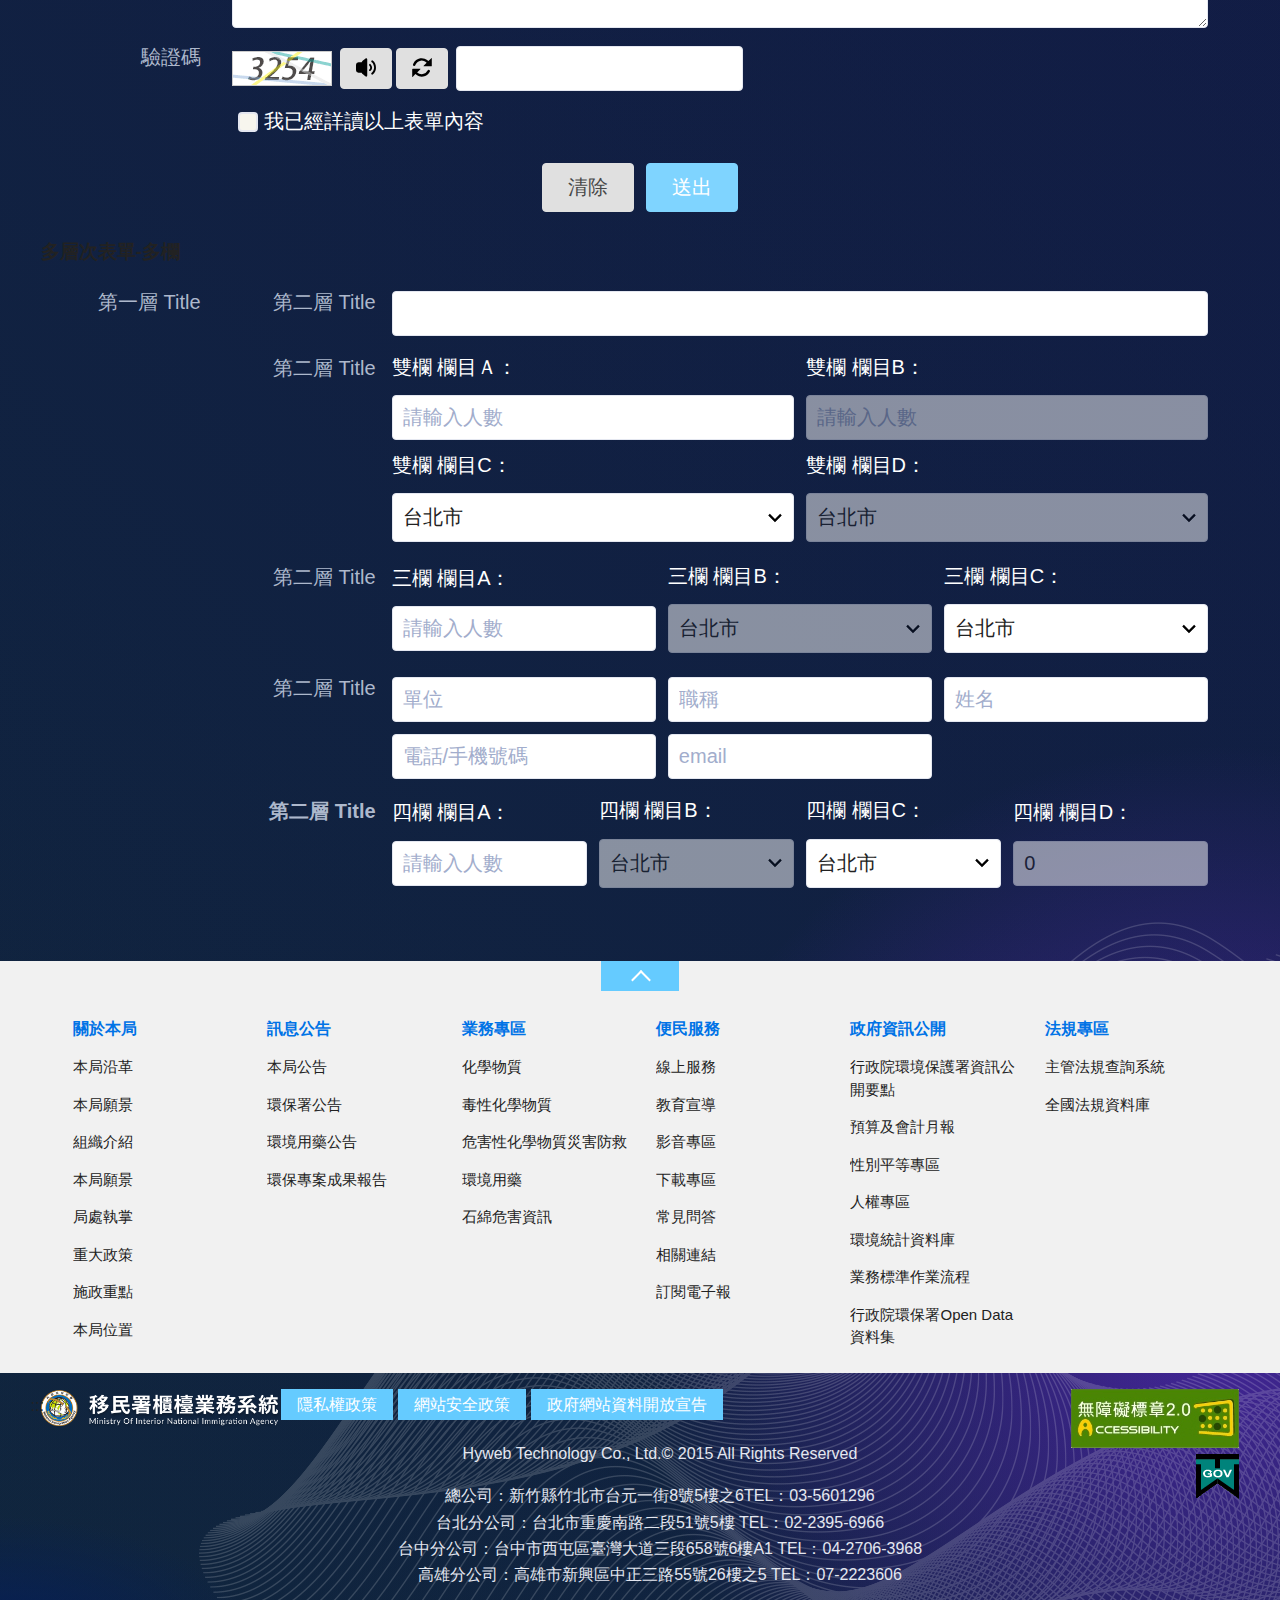
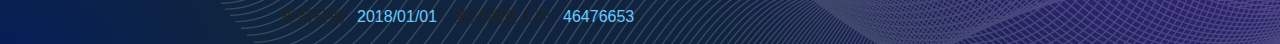
<file: form.html>
<!DOCTYPE html>
<html lang="zh-Hant" class="no-js">
  <head>
    <meta name="robots" content="noindex" />
    <!-- 使用 noindex 禁止 Google 搜尋建立索引，套版時請工程師刪掉這行 -->
    <meta charset="utf-8" />
    <meta http-equiv="X-UA-Compatible" content="IE=edge" />
    <meta name="viewport" content="width=device-width, initial-scale=1" />
    <title>HyUI kit</title>

    <!-- style css -->
    <link rel="stylesheet" href="css/style.css" />
    <!-- favicon -->
    <link href="images/favicon.png" rel="icon" type="image/x-icon" />
  </head>

  <body>
    <!-- 直接跳主內容區 -->
    <a class="goCenter" href="#center">按Enter到主內容區</a>
    <button class="sidebarCtrlBtn" type="button" aria-expanded="false" aria-controls="mobileArea">側欄選單</button>
    <!-- wrapper Start -->
    <div class="wrapper">
      <!-- header Start -->
      <header class="header">
        <div class="container">
          <a class="accessKeyItem" href="#aU" id="aU" accesskey="U" aria-label="網站標題">:::</a>
          <!-- navigation Start -->
          <nav class="navigation" role="navigation" aria-label="頁首功能列">
            <!-- 新增div navList -->
            <div class="navList">
              <ul>
                <li><a href="#">回首頁</a></li>
                <li><a href="#">網站導覽</a></li>
                <li><a href="#">English</a></li>
                <li><a href="#">常見問答</a></li>
              </ul>
            </div>
            <!-- fontSize -->
            <div class="fontSize">
              <span class="font-size-label">字型大小：</span>
              <!-- 英文用<span>font-size：</span> -->
              <ul aria-labelledby="font-size-label">
                <li><button type="button" class="smallSize">小</button></li>
                <li><button type="button" class="mediumSize">中</button></li>
                <li><button type="button" class="largeSize">大</button></li>
              </ul>
            </div>
            <!-- language -->
            <div class="language">
              <button type="button" aria-expanded="false" aria-controls="languageList">語言選擇</button>
              <ul id="languageList">
                <li><a href="#">繁體中文</a></li>
                <li><a href="#">简体中文</a></li>
                <li><a href="#">ENGLISH</a></li>
              </ul>
            </div>
          </nav>
          <!-- navigation End -->
          <h1>
            <a href="index.html"><img src="images/logo.png" alt="網站標題" /></a>
          </h1>
          <!-- Search Start -->
          <button class="mobileSearchBtn" type="button" aria-label="搜尋按鈕"></button>
          <div class="webSearch" role="search">
            <div class="content">
              <div class="formGrp">
                <label for="topSearch">搜尋</label>
                <input name="topSearch" type="text" id="topSearch" placeholder="請輸入文字" accesskey="S" aria-label="搜尋網站內容" />
                <button type="button" class="btn btnSearch">查詢</button>
              </div>
              <div class="btnGrp">
                <button type="button" class="btn">進階搜尋</button>
              </div>
              <div class="keywordHot">
                <ul>
                  <li><a href="#">熱門熱門</a></li>
                  <li><a href="#">查詢</a></li>
                  <li><a href="#">字詞三</a></li>
                </ul>
              </div>
            </div>
          </div>
          <!-- Search End -->
          <!-- noscript -->
          <noscript>
            您的瀏覽器不支援JavaScript語法，JavaScript語法並不影響內容的陳述。您可使用按鍵盤上的Ctrl鍵+ (+)鍵放大/(-)鍵縮小來改變字型大小；回到上一頁可使用瀏覽器提供的 Alt+左方向鍵(←) 快速鍵功能；列印可使用瀏覽器提供的(Ctrl+P)功能。您的瀏覽器，不支援script語法，若您的瀏覽器無法支援請點選此超連結
            <a href="#">網站導覽</a>
          </noscript>
          <!-- menu Start -->
          <nav class="menu mainMenu" role="navigation" aria-label="About page">
            <ul>
              <li>
                <a href="#">第一層選單</a>
                <ul>
                  <li><a href="#">第二層選單</a></li>
                  <li><a href="#">第二層選單</a></li>
                  <li><a href="#">第二層選單</a></li>
                  <li><a href="#">第二層選單</a></li>
                </ul>
              </li>
              <li><a href="http://www.google.com">第一層有連結</a></li>
              <li>
                <a href="http://www.google.com">第一層有連結</a>
                <ul>
                  <li><a href="http://www.google.com">第二層有連結</a></li>
                  <li><a href="#">第二層選單</a></li>
                  <li><a href="#">第二層選單</a></li>
                  <li><a href="#">第二層選單</a></li>
                  <li><a href="#">第二層選單</a></li>
                  <li><a href="#">第二層選單</a></li>
                  <li><a href="#">第二層選單</a></li>
                  <li><a href="#">第二層選單</a></li>
                </ul>
              </li>
              <li>
                <a href="#">第一層選單</a>
                <ul>
                  <li><a href="#">第二層選單</a></li>
                  <li><a href="#">第二層選單</a></li>
                  <li>
                    <a href="http://www.google.com">第二層有連結</a>
                    <ul>
                      <li>
                        <a href="http://www.google.com">第三層選單有下層</a>
                        <ul>
                          <li><a href="#">第四層選單</a></li>
                          <li><a href="#">第四層選單</a></li>
                        </ul>
                      </li>
                      <li>
                        <a href="http://www.google.com">第三層選單有連結</a>
                      </li>
                      <li><a href="#">第三層選單</a></li>
                    </ul>
                  </li>
                  <li><a href="#">第二層選單</a></li>
                </ul>
              </li>
              <li>
                <a href="#">第一層選單</a>
                <ul>
                  <li><a href="#">第二層選單</a></li>
                  <li><a href="#">第二層選單</a></li>
                  <li><a href="#">第二層選單</a></li>
                  <li><a href="#">第二層選單</a></li>
                </ul>
              </li>
              <li>
                <a href="#">第一層選單</a>
                <ul>
                  <li><a href="#">第二層選單</a></li>
                  <li><a href="#">第二層選單</a></li>
                  <li><a href="#">第二層選單</a></li>
                  <li><a href="#">第二層選單</a></li>
                </ul>
              </li>
            </ul>
          </nav>
          <!-- menu End -->
        </div>
      </header>
      <!-- header End -->
      <!-- main Start -->
      <main id="center" class="main innerPage">
        <!-- 內頁新增一個classname-->
        <a class="accessKeyItem" href="#aC" id="ac" accesskey="C" aria-label="主要內容區">:::</a>
        <div class="container">
          <!-- 主要內容區 -->
          <div class="centerBlock">
            <!-- breadcrumb路徑 -->
            <nav aria-label="Breadcrumb" class="breadcrumb">
              <ul>
                <li><a href="#">首頁</a></li>
                <li><a href="#">節點</a></li>
                <li aria-current="page">節點</li>
              </ul>
            </nav>
            <!-- h2節點 -->
            <h2 class="title">意見信箱</h2>
            <!-- function功能區塊 -->
            <div class="function">
              <ul>
                <li class="icon_back"><a href="#">回上一頁</a></li>
                <li class="icon_print"><a href="#">友善列印</a></li>
                <li class="icon_forward"><a href="#">轉寄友人</a></li>
              </ul>
            </div>
            <section>
              <form action="">
                <label for="username">帳號:</label>
                <input type="text" id="username" placeholder="請輸入文字" title="請輸入文字" />
                <h3>一列式表單</h3>
                <div class="flexForm formInline">
                  <div class="formGrp">
                    <label for="username">帳號:</label>
                    <input name="username" type="text" placeholder="請輸入文字" title="請輸入文字" />
                  </div>
                  <div class="formGrp">
                    <label for="password">密碼:</label>
                    <div class="input_i">
                      <i class="i_lock_dark"></i>
                      <input class="password" name="password" type="password" placeholder="請輸入密碼" title="請輸入密碼" />
                      <button type="button" class="passwordEye hide" aria-label="觀看密碼"></button>
                    </div>
                  </div>
                  <div class="checkGrp">
                    <label><input type="checkbox" />記住我</label>
                  </div>
                  <div class="btnGrp">
                    <input name="" type="reset" value="清除" class="btn btnReset" title="清除" />
                    <input name="" type="submit" value="送出" class="btn btnSubmit" title="送出" />
                  </div>
                </div>
                <h3>格線式表單</h3>
                <div class="flexForm formGrid">
                  <div class="formGrp">
                    <!-- 使用aria-required屬性指出必填的表單欄位 -->
                    <label for="username" class="formTitle" aria-required="true">帳號<abbr class="necessary" title="為必填(選)欄位,不能為空白。">*</abbr></label>
                    <div class="formContent">
                      <div class="input_i">
                        <i class="i_man_dark"></i>
                        <input type="text" id="username" value="readonly or disable" readonly="" title="請輸入帳號" />
                      </div>
                      <div class="help">說明文字</div>
                    </div>
                  </div>
                  <div class="formGrp">
                    <label for="password" class="formTitle" aria-required="true">密碼<abbr class="necessary" title="為必填(選)欄位,不能為空白。">*</abbr></label>
                    <div class="formContent">
                      <div class="input_i">
                        <i class="i_lock_dark"></i>
                        <input class="password" name="password" type="password" placeholder="請輸入密碼" title="請輸入密碼" />
                        <button type="button" class="passwordEye hide">顯示密碼</button>
                      </div>
                    </div>
                  </div>
                  <div class="formGrp">
                    <label for="email" class="formTitle" aria-required="true">E-mail<abbr class="necessary" title="為必填(選)欄位,不能為空白。">*</abbr></label>
                    <div class="formContent">
                      <div class="input_i">
                        <input name="email" type="email" id="email" title="請輸入E-mail" />
                        <i class="i_mail_dark"></i>
                      </div>
                      <div class="formNotice">這是一般提醒訊息區塊</div>
                      <div class="formNoticeInfo">這是一般提醒訊息區塊</div>
                      <div class="formNoticeError" id="formNoticeErrorgClose" role="alert">
                        您輸入的帳號密碼有誤！ <button type="button" aria-label="關閉提醒" class="close" aria-controls="formNoticeErrorgClose"><img src="images/basic/icon_close.svg" alt="" /></button>
                      </div>
                      <div class="formNoticeWarning" id="formNoticeWarningClose" role="alert">
                        這似乎不是一個正常的Email格式
                        <button type="button" aria-label="關閉提醒" class="close" aria-controls="formNoticeWarningClose"><img src="images/basic/icon_close.svg" alt="" /></button>
                      </div>
                    </div>
                  </div>
                  <div class="formGrp">
                    <label for="phone" class="formTitle" aria-required="true">手機號碼<abbr class="necessary" title="為必填(選)欄位,不能為空白。">*</abbr></label>
                    <div class="formContent">
                      <input name="phone" id="phone" type="tel" title="請輸入電話" />
                    </div>
                  </div>
                  <div class="formGrp">
                    <div class="formTitle">起始日期(type="date")</div>
                    <div class="formContent">
                      <div class="datePick">
                        <input name="" type="date" value="" class="calendar" placeholder="開始日期" title="開始日期" />
                      </div>
                      <div class="datePick">
                        <input name="" type="date" value="" class="calendar" placeholder="結束日期" title="結束日期" />
                      </div>
                    </div>
                  </div>
                  <div class="formGrp">
                    <label for="address" class="formTitle">活動名稱</label>
                    <div class="formContent">
                      <input name="password" type="password" title="請輸入活動名稱" />
                    </div>
                  </div>
                  <div class="formGrp" role="group" aria-labelledby="fake-legend">
                    <div for="" class="formTitle">活動地點</div>
                    <div class="formContent" id="fake-legend">
                      <div class="radioGrp formInline">
                        <label> <input type="radio" name="sampleRadio5" value="" checked="" />新北市</label>
                        <label> <input type="radio" name="sampleRadio5" title="臺北市" value="" />臺北市</label>
                        <label> <input type="radio" name="sampleRadio5" title="臺中市" value="" />臺中市</label>
                        <label> <input type="radio" name="sampleRadio5" title="臺南市" value="" />臺南市</label>
                        <label> <input type="radio" name="sampleRadio5" title="高雄市" value="" />高雄市</label>
                        <label> <input type="radio" name="sampleRadio5" title="宜蘭縣" value="" />宜蘭縣</label>
                        <label> <input type="radio" name="sampleRadio5" title="新竹縣" value="" />新竹縣</label>
                      </div>
                    </div>
                  </div>
                  <div class="formGrp">
                    <label for="address" class="formTitle">詳細地址</label>
                    <div class="formContent">
                      <textarea name="" id="address" cols="30" rows="10"></textarea>
                    </div>
                  </div>
                  <div class="formGrp" role="group" aria-labelledby="fake-legend">
                    <label class="formTitle">活動地點</label>
                    <div class="formContent" id="fake-legend">
                      <div class="checkGrp formInline">
                        <label> <input type="checkbox" name="" value="" title="全部" checked="" />全部</label>
                        <label> <input type="checkbox" name="" value="" title="展覽" />展覽</label>
                        <label> <input type="checkbox" name="" value="" title="表演與節慶" />表演與節慶</label>
                        <label> <input type="checkbox" name="" value="" title="演講／講座／研討會" />演講／講座／研討會</label>
                        <label> <input type="checkbox" name="" value="" title="綜合" />綜合</label>
                      </div>
                    </div>
                  </div>
                  <div class="formGrp">
                    <label for="selectSample" class="formTitle">選單 (inline)</label>
                    <div class="formContent formInline">
                      <select id="selectSample" name="">
                        <option value="">全部</option>
                        <option value="">視覺藝術（藝術品與美術）</option>
                        <option value="">工藝（不含古物、古董）</option>
                        <option value="">設計</option>
                        <option value="">古典與傳統音樂</option>
                        <option value="">流行音樂</option>
                        <option value="">戲劇</option>
                        <option value="">舞蹈</option>
                      </select>
                    </div>
                  </div>
                  <div class="formGrp">
                    <label for="selectSample" class="formTitle">選單</label>
                    <div class="formContent">
                      <select id="selectSample" name="">
                        <option value="">全部</option>
                        <option value="">視覺藝術（藝術品與美術）</option>
                        <option value="">工藝（不含古物、古董）</option>
                        <option value="">設計</option>
                        <option value="">古典與傳統音樂</option>
                        <option value="">流行音樂</option>
                        <option value="">戲劇</option>
                        <option value="">舞蹈</option>
                      </select>
                    </div>
                  </div>
                  <div class="formGrp" role="group" aria-labelledby="fake-legend">
                    <label class="formTitle">是否售票</label>
                    <div class="formContent" id="fake-legend">
                      <div class="radioGrp formInline">
                        <label> <input type="radio" name="sampleRadio6" value="" title="售票" checked />售票</label>
                        <label> <input type="radio" name="sampleRadio6" value="" title="免費索票" />免費索票</label>
                        <label> <input type="radio" name="sampleRadio6" value="" title="自由入場" />自由入場</label>
                      </div>
                    </div>
                  </div>
                  <div class="formGrp">
                    <label for="" class="formTitle">有條件式表單</label>
                    <div class="formContent additional">
                      <div class="checkbox">
                        <label><input name="checkSample" type="checkbox" value="" title="同會員資訊" /><span>同會員資訊</span></label>
                      </div>
                      <input type="text" name="" title="請輸入條件" />
                    </div>
                  </div>
                  <div class="formGrp">
                    <label for="" class="formTitle">單檔上傳</label>
                    <div class="formContent">
                      <div class="uploadGrp">
                        <input class="upload_file" type="text" title="檔案名稱" readonly />
                        <button type="button" class="btn uploadBtn">請選擇檔案</button>
                      </div>
                    </div>
                  </div>
                  <div class="formGrp">
                    <label for="" class="formTitle">多檔上傳</label>
                    <div class="formContent">
                      <div class="uploadGrp">
                        <input class="upload_file" type="text" title="檔案名稱" readonly />
                        <button type="button" class="btn uploadBtn">上傳多個檔案</button>
                      </div>
                    </div>
                  </div>
                  <div class="btnGrp formInline">
                    <button type="button" class="btn btnReset">清除</button>
                    <button type="button" class="btn btnSubmit">送出</button>
                  </div>
                </div>
                <!--  -->
                <h3>格線式表單--多欄</h3>
                <div class="formGrid flexForm">
                  <div class="formGrp">
                    <div class="formTitle">formCol_6_6</div>
                    <div class="formContent formCol_6_6">
                      <div class="formGrp">
                        <label for="inputSample" class="labelHidden">雙欄1</label>
                        <input name="username" id="inputSample" type="text" title="請輸入" />
                      </div>
                      <div class="formGrp">
                        <label for="inputSample2" class="labelHidden">雙欄2</label>
                        <input name="username" id="inputSample2" type="text" title="請輸入" />
                      </div>
                      <div class="notice">加上className "labelHidden" 隱藏label文字</div>
                    </div>
                  </div>
                  <div class="formGrp">
                    <div class="formTitle">formCol_4_4_4</div>
                    <div class="formContent formCol_4_4_4">
                      <label for="formCol_4_4_4_1" class="labelHidden">雙欄2</label>
                      <input name="username" id="formCol_4_4_4_1" type="text" title="請輸入" />
                      <label for="formCol_4_4_4_2" class="labelHidden">雙欄2</label>
                      <input name="username" id="formCol_4_4_4_2" type="text" title="請輸入" />
                      <select id="selectSample" name="">
                        <option value="">全部</option>
                        <option value="">視覺藝術（藝術品與美術）</option>
                        <option value="">工藝（不含古物、古董）</option>
                        <option value="">設計</option>
                        <option value="">古典與傳統音樂</option>
                        <option value="">流行音樂</option>
                        <option value="">戲劇</option>
                        <option value="">舞蹈</option>
                      </select>
                    </div>
                  </div>
                  <div class="formGrp">
                    <div class="formTitle">formCol_3_3_3_3</div>
                    <div class="formContent formCol_3_3_3_3">
                      <input name="username" type="text" title="請輸入" />
                      <input name="username" type="text" title="請輸入" />
                      <input name="username" type="text" title="請輸入" />
                      <label><input name="radioSample" type="radio" value="" /><span>選項</span></label>
                    </div>
                  </div>
                  <div class="formGrp">
                    <div class="formTitle">formCol_2_2_2_2_2_2</div>
                    <div class="formContent formCol_2_2_2_2_2_2">
                      <input name="username" type="text" title="請輸入" />
                      <input name="username" type="text" title="請輸入" />
                      <input name="username" type="text" title="請輸入" />
                      <input name="username" type="text" title="請輸入" />
                      <input name="username" type="text" title="請輸入" />
                      <label><input name="radioSample" type="radio" value="" title="請選擇" /><span>選項</span></label>
                    </div>
                  </div>
                  <div class="formGrp">
                    <div class="formTitle">formCol_3_9</div>
                    <div class="formContent formCol_3_9">
                      <input name="username" type="text" title="請輸入" />
                      <input name="username" type="text" title="請輸入" />
                    </div>
                  </div>
                  <div class="formGrp">
                    <div class="formTitle">formCol_3_3_6</div>
                    <div class="formContent formCol_3_3_6">
                      <select name="" id="">
                        <option value="">台北市</option>
                        <option value="">新北市</option>
                        <option value="">桃園市</option>
                        <option value="">新竹市</option>
                        <option value="">...</option>
                      </select>
                      <select name="" id="">
                        <option value="">中正區</option>
                        <option value="">大安區</option>
                        <option value="">信義區</option>
                        <option value="">北投區</option>
                        <option value="">...</option>
                      </select>
                      <input name="username" type="text" />
                    </div>
                  </div>
                  <div class="formGrp">
                    <div class="formTitle">formCol_9_3</div>
                    <div class="formContent formCol_9_3">
                      <input name="username" type="text" title="請輸入" />
                      <input name="username" type="text" title="請輸入" />
                    </div>
                  </div>
                  <div class="formGrp">
                    <div class="formTitle">formCol_4_8</div>
                    <div class="formContent formCol_4_8">
                      <input name="username" type="text" title="請輸入" />
                      <input name="username" type="text" title="請輸入" />
                    </div>
                  </div>
                  <div class="formGrp">
                    <div class="formTitle">formCol_2_10</div>
                    <div class="formContent formCol_2_10">
                      <input name="username" type="text" title="請輸入" />
                      <input name="username" type="text" title="請輸入" />
                    </div>
                  </div>
                  <div class="formGrp">
                    <div class="formTitle">formCol_2_2_8</div>
                    <div class="formContent formCol_2_2_8">
                      <select name="" id="">
                        <option value="">台北市</option>
                        <option value="">新北市</option>
                        <option value="">桃園市</option>
                        <option value="">新竹市</option>
                        <option value="">...</option>
                      </select>
                      <select name="" id="">
                        <option value="">中正區</option>
                        <option value="">大安區</option>
                        <option value="">信義區</option>
                        <option value="">北投區</option>
                        <option value="">...</option>
                      </select>
                      <input name="username" type="text" title="請輸入" />
                    </div>
                  </div>
                  <div class="formGrp">
                    <div class="formTitle">第一層Title</div>
                    <div class="formContent">
                      <!-- 二欄 -->
                      <div class="formGrp">
                        <div class="formContent formCol_6_6">
                          <div class="formGrp">
                            <label for="username" class="formTitle">雙欄 欄目Ａ：</label>
                            <div class="input_i">
                              <input name="username" type="text" title="請輸入" />
                              <i class="i_lock_dark"></i>
                            </div>
                          </div>
                          <div class="formGrp">
                            <label for="username" class="formTitle">雙欄 欄目B：</label>
                            <input name="username" type="text" title="請輸入" />
                          </div>
                          <div class="formGrp">
                            <label for="username" class="formTitle">雙欄 欄目C：</label>
                            <select name="" id="">
                              <option value="">台北市</option>
                              <option value="">新北市</option>
                              <option value="">桃園市</option>
                              <option value="">新竹市</option>
                              <option value="">...</option>
                            </select>
                          </div>
                          <div class="formGrp">
                            <label for="username" class="formTitle">雙欄 欄目D：</label>
                            <select name="" id="" disabled="">
                              <option value="">台北市</option>
                              <option value="">新北市</option>
                              <option value="">桃園市</option>
                              <option value="">新竹市</option>
                              <option value="">...</option>
                            </select>
                          </div>
                        </div>
                      </div>
                      <!-- 三欄 -->
                      <div class="formGrp">
                        <div class="formContent formCol_4_4_4">
                          <div class="formGrp">
                            <label for="username" class="formTitle">三欄 欄目A：</label>
                            <input name="username" type="text" title="請輸入" />
                          </div>
                          <div class="formGrp">
                            <label for="username" class="formTitle">三欄 欄目B：</label>
                            <select name="" id="" disabled="">
                              <option value="">台北市</option>
                              <option value="">新北市</option>
                              <option value="">桃園市</option>
                              <option value="">新竹市</option>
                              <option value="">...</option>
                            </select>
                          </div>
                          <div class="formGrp">
                            <label for="username" class="formTitle">三欄 欄目C：</label>
                            <select name="" id="">
                              <option value="">台北市</option>
                              <option value="">新北市</option>
                              <option value="">桃園市</option>
                              <option value="">新竹市</option>
                              <option value="">...</option>
                            </select>
                          </div>
                        </div>
                      </div>
                      <!-- 四欄 -->
                      <div class="formGrp">
                        <div class="formContent formCol_3_3_3_3">
                          <div class="formGrp">
                            <label for="username" class="formTitle">四欄 欄目A：</label>
                            <input name="username" type="text" placeholder="請輸入人數" title="請輸入人數" />
                          </div>
                          <div class="formGrp">
                            <label for="username" class="formTitle">四欄 欄目B：</label>
                            <select name="" id="" disabled="">
                              <option value="">台北市</option>
                              <option value="">新北市</option>
                              <option value="">桃園市</option>
                              <option value="">新竹市</option>
                              <option value="">...</option>
                            </select>
                          </div>
                          <div class="formGrp">
                            <label for="username" class="formTitle">四欄 欄目C：</label>
                            <select name="" id="">
                              <option value="">台北市</option>
                              <option value="">新北市</option>
                              <option value="">桃園市</option>
                              <option value="">新竹市</option>
                              <option value="">...</option>
                            </select>
                          </div>
                          <div class="formGrp">
                            <label for="username" class="formTitle">四欄 欄目D：</label>
                            <input name="username" type="text" value="0" placeholder="" title="請輸入" readonly />
                          </div>
                        </div>
                      </div>
                    </div>
                  </div>
                </div>
                <h3>多層次表單</h3>
                <div class="flexForm formGrid">
                  <div class="formGrp">
                    <div class="formTitle">個人資料<abbr class="necessary" title="為必填(選)欄位,不能為空白。">*</abbr></div>
                    <div class="formContent">
                      <div class="formGrp">
                        <label for="" class="formTitle" aria-required="true">姓名<abbr class="necessary" title="為必填(選)欄位,不能為空白。">*</abbr></label>
                        <div class="formContent">
                          <input name="" type="text" value="" title="請輸入姓名" />
                        </div>
                      </div>
                      <div class="formGrp" role="group" aria-labelledby="fake-legend">
                        <label aria-required="true" class="formTitle">性別<abbr class="necessary" title="為必填(選)欄位,不能為空白。">*</abbr></label>
                        <div class="formContent" id="fake-legend">
                          <div class="radioGrp formInline">
                            <label> <input type="radio" name="sampleRadio5" value="" title="男" />男</label>
                            <label> <input type="radio" name="sampleRadio5" value="" title="女" />女</label>
                          </div>
                        </div>
                      </div>
                      <div class="formGrp">
                        <div class="formTitle">出生年月日<abbr class="necessary" title="為必填(選)欄位,不能為空白。">*</abbr></div>
                        <div class="formContent formInline birthday">
                          <select name="" id="">
                            <option value="">2019</option>
                            <option value="">2018</option>
                            <option value="">2017</option>
                            <option value="">2016</option>
                            <option value="">...</option></select
                          >年
                          <select name="" id="">
                            <option value="">01</option>
                            <option value="">02</option>
                            <option value="">03</option>
                            <option value="">04</option>
                            <option value="">...</option></select
                          >月
                          <select name="" id="">
                            <option value="">01</option>
                            <option value="">02</option>
                            <option value="">03</option>
                            <option value="">04</option>
                            <option value="">...</option></select
                          >日
                        </div>
                      </div>
                    </div>
                  </div>
                  <div class="formGrp">
                    <div class="formTitle">聯絡方式</div>
                    <div class="formContent">
                      <div class="formGrp">
                        <label for="selectSample" class="formTitle">國家區域</label>
                        <div class="formContent formInline">
                          <select id="selectSample" name="">
                            <option value="">台灣</option>
                            <option value="">日本</option>
                            <option value="">美國</option>
                            <option value="">澳洲</option>
                            <option value="">新加坡</option>
                            <option value="">中國大陸</option>
                          </select>
                        </div>
                      </div>
                      <div class="formGrp">
                        <label for="" class="formTitle">手機號碼</label>
                        <div class="formContent formInline">
                          <input name="" type="tel" value="" placeholder="0912345678" title="請輸入手機號碼" />
                        </div>
                      </div>
                      <div class="formGrp">
                        <label for="" class="formTitle">電話號碼</label>
                        <div class="formContent formInline tel">
                          <input name="" type="tel" value="" placeholder="886" title="請輸入國碼" />
                          <input name="" type="tel" value="" placeholder="12345678" title="請輸入電話" />
                        </div>
                      </div>
                      <div class="formGrp">
                        <label for="" class="formTitle">傳真號碼</label>
                        <div class="formContent formInline tel">
                          <input name="" type="tel" value="" placeholder="886" title="請輸入國碼" />
                          <input name="" type="tel" value="" placeholder="12345678" title="請輸入電話" />
                        </div>
                      </div>
                      <div class="formGrp">
                        <label for="" class="formTitle">聯絡地址</label>
                        <div class="formContent formInline address">
                          <select name="" id="">
                            <option value="">台北市</option>
                            <option value="">新北市</option>
                            <option value="">桃園市</option>
                            <option value="">新竹市</option>
                            <option value="">...</option>
                          </select>
                          <select name="" id="">
                            <option value="">中正區</option>
                            <option value="">大安區</option>
                            <option value="">信義區</option>
                            <option value="">北投區</option>
                            <option value="">...</option>
                          </select>
                          <input name="" type="text" value="" title="請輸入詳細地址" />
                        </div>
                      </div>
                      <div class="formGrp">
                        <div for="" class="formTitle">寄送地址</div>
                        <div class="formContent formInline address">
                          <label for="" class="labelHidden">縣市</label>
                          <select name="" id="">
                            <option value="">台北市</option>
                            <option value="">新北市</option>
                            <option value="">桃園市</option>
                            <option value="">新竹市</option>
                            <option value="">...</option>
                          </select>
                          <label for="" class="labelHidden">行政區域</label>
                          <select name="" id="">
                            <option value="">中正區</option>
                            <option value="">大安區</option>
                            <option value="">信義區</option>
                            <option value="">北投區</option>
                            <option value="">...</option>
                          </select>
                          <label for="" class="labelHidden">詳細地址</label>
                          <input name="" type="text" value="" title="請輸入詳細地址" />
                          <div class="checkbox">
                            <label><input type="checkbox" title="同上聯絡地址" />同上聯絡地址</label>
                          </div>
                        </div>
                      </div>
                      <div class="formGrp">
                        <label for="" class="formTitle">公司網站</label>
                        <div class="formContent">
                          <input name="" type="text" value="" title="請輸入網站名稱" />
                        </div>
                      </div>
                      <div class="formGrp">
                        <label for="" class="formTitle">網站URL</label>
                        <div class="formContent formInline">
                          <select id="selectSample" name="">
                            <option value="">http</option>
                            <option value="">https</option>
                          </select>
                          <input type="text" value="" placeholder="www.hyweb.com.tw" title="請輸入網址" />
                        </div>
                      </div>
                    </div>
                  </div>
                  <div class="formGrp">
                    <div class="formTitle">參加活動</div>
                    <div class="formContent">
                      <div class="formGrp">
                        <div class="formTitle">起始日期</div>
                        <div class="formContent">
                          <div class="datePick">
                            <input name="" type="date" value="" class="calendar" placeholder="開始日期" title="請選擇開始日期" />
                          </div>
                          <div class="datePick">
                            <input name="" type="date" value="" class="calendar" placeholder="結束日期" title="請選擇結束日期" />
                          </div>
                        </div>
                      </div>
                      <div class="formGrp" role="group" aria-labelledby="fake-legend">
                        <label class="formTitle">參加場次</label>
                        <div class="formContent" id="fake-legend">
                          <div class="checkGrp formInline">
                            <label> <input type="checkbox" name="" value="" title="全部" checked="" />全部</label>
                            <label> <input type="checkbox" name="" value="" title="展覽" />展覽</label>
                            <label> <input type="checkbox" name="" value="" title="表演與節慶" />表演與節慶</label>
                            <label> <input type="checkbox" name="" value="" title="演講／講座／研討會" />演講／講座／研討會</label>
                            <label> <input type="checkbox" name="" value="" title="綜合" />綜合</label>
                          </div>
                        </div>
                      </div>
                      <div class="formGrp">
                        <div class="formTitle">有微動態</div>
                        <div class="formContent">
                          <div class="radioGrp formInline">
                            <label><input name="radioSample" type="radio" value="" title="選項一" /><span>選項一</span></label>
                            <label><input name="radioSample" type="radio" value="" title="選項二" /><span>選項二</span></label>
                            <label><input name="radioSample" type="radio" value="" title="其他" /><span>其他</span><input type="text" title="請輸入" /></label>
                          </div>
                        </div>
                      </div>
                      <div class="formGrp">
                        <div class="formTitle">有微動態</div>
                        <div class="formContent">
                          <div class="checkGrp formInline">
                            <label><input name="radioSample" type="radio" value="" title="選項一" /><span>選項一</span></label>
                            <label><input name="radioSample" type="radio" value="" title="選項二" /><span>選項二</span></label>
                            <label><input name="" type="checkbox" value="" title="選項三" /><span>選項三</span></label>
                          </div>
                        </div>
                      </div>
                      <div class="formGrp" role="group" aria-labelledby="fake-legend">
                        <label class="formTitle">參加場次</label>
                        <div class="formContent" id="fake-legend">
                          <div class="checkGrp">
                            <label> <input type="checkbox" name="" value="" title="全部" checked="" />全部</label>
                            <label> <input type="checkbox" name="" value="" title="展覽" />展覽</label>
                            <label> <input type="checkbox" name="" value="" title="表演與節慶" />表演與節慶</label>
                            <label> <input type="checkbox" name="" value="" title="演講／講座／研討會" />演講／講座／研討會</label>
                            <label> <input type="checkbox" name="" value="" title="綜合" />綜合</label>
                          </div>
                        </div>
                      </div>
                      <div class="formGrp" role="group" aria-labelledby="fake-legend">
                        <legend class="formTitle">是否售票</legend>
                        <div class="formContent" id="fake-legend">
                          <div class="radioGrp formInline">
                            <label> <input type="radio" name="sampleRadio7" value="" title="售票" checked />售票</label>
                            <label> <input type="radio" name="sampleRadio7" value="" title="免費索票" />免費索票</label>
                            <label> <input type="radio" name="sampleRadio7" value="" title="自由入場" />自由入場</label>
                          </div>
                        </div>
                      </div>
                      <div class="formGrp" role="group" aria-labelledby="fake-legend">
                        <label class="formTitle">是否售票</label>
                        <div class="formContent" id="fake-legend">
                          <div class="radioGrp">
                            <label> <input type="radio" name="sampleRadio8" value="" title="售票" checked />售票</label>
                            <label> <input type="radio" name="sampleRadio8" value="" title="免費索票" />免費索票</label>
                            <label> <input type="radio" name="sampleRadio8" value="" title="自由入場" />自由入場</label>
                          </div>
                        </div>
                      </div>
                    </div>
                  </div>
                  <div class="formGrp">
                    <div class="formTitle">第一層title<abbr class="necessary" title="為必填(選)欄位,不能為空白。">*</abbr></div>
                    <div class="formContent">
                      <div class="formGrp">
                        <div class="formTitle">第二層title<abbr class="necessary" title="為必填(選)欄位,不能為空白。">*</abbr></div>
                        <div class="formContent">
                          <div class="formGrp">
                            <div class="formTitle">第三層title</div>
                            <div class="formContent formInline">
                              <input name="" type="text" value="" title="請輸入" />
                            </div>
                          </div>
                          <div class="formGrp">
                            <div class="formTitle">第三層title</div>
                            <div class="formContent" id="fake-legend">
                              <div class="radioGrp formInline">
                                <label> <input type="radio" name="sampleRadio9" value="" title="A" checked />A</label>
                                <label> <input type="radio" name="sampleRadio9" value="" title="B" />B</label>
                                <label> <input type="radio" name="sampleRadio9" value="" title="C" />C</label>
                              </div>
                            </div>
                          </div>
                          <div class="formGrp">
                            <div class="formTitle">第三層title</div>
                            <div class="formContent" id="fake-legend">
                              <div class="radioGrp formInline">
                                <label> <input type="radio" name="sampleRadio10" value="" title="A" checked />A</label>
                                <label> <input type="radio" name="sampleRadio10" value="" title="B" />B</label>
                                <label> <input type="radio" name="sampleRadio10" value="" title="C" />C</label>
                              </div>
                            </div>
                          </div>
                          <div class="formGrp">
                            <label for="" class="formTitle">第三層title</label>
                            <div class="formContent formInline address">
                              <select name="" id="">
                                <option value="">台北市</option>
                                <option value="">新北市</option>
                                <option value="">桃園市</option>
                                <option value="">新竹市</option>
                                <option value="">...</option>
                              </select>
                              <select name="" id="">
                                <option value="">中正區</option>
                                <option value="">大安區</option>
                                <option value="">信義區</option>
                                <option value="">北投區</option>
                                <option value="">...</option>
                              </select>
                              <input name="" type="text" value="" title="請輸入詳細地址" />
                            </div>
                          </div>
                        </div>
                      </div>
                    </div>
                  </div>
                  <div class="formGrp">
                    <div class="formTitle">備註</div>
                    <div class="formContent">
                      <textarea name="" id="" cols="30" rows="10"></textarea>
                    </div>
                  </div>
                  <div class="formGrp">
                    <div class="formTitle">驗證碼</div>
                    <div class="formContent formInline">
                      <img src="images/basic/captcha.gif" class="captcha" alt="驗證碼圖片" tabindex="0" />
                      <button type="button" class="btn" aria-label="語音播放驗證碼"><i class="i_play_dark"></i></button>
                      <button type="button" class="btn" aria-label="重新整理驗證碼"><i class="i_reflash_dark"></i></button>
                      <input name="" type="text" value="" title="請輸入驗證碼" />
                    </div>
                  </div>
                  <div class="formGrp agree">
                    <div class="formTitle"></div>
                    <div class="formContent formInline">
                      <div class="checkGrp">
                        <label><input name="checkSample" type="checkbox" value="" title="請勾選確認詳讀以上表單內容" />我已經詳讀以上表單內容</label>
                      </div>
                    </div>
                  </div>
                  <div class="btnGrp formInline">
                    <button type="button" class="btn btnReset">清除</button>
                    <button type="button" class="btn btnSubmit">送出</button>
                  </div>
                </div>
                <h3>多層次表單-多欄</h3>
                <div class="flexForm formGrid">
                  <div class="formGrp">
                    <label for="" class="formTitle">第一層 Title</label>
                    <div class="formContent">
                      <!-- 一欄 -->
                      <div class="formGrp">
                        <label for="" class="formTitle">第二層 Title</label>
                        <div class="formContent">
                          <div class="formGrp">
                            <input name="" type="text" value="" title="請輸入" />
                          </div>
                        </div>
                      </div>
                      <!-- 二欄 -->
                      <div class="formGrp">
                        <label for="" class="formTitle">第二層 Title</label>
                        <div class="formContent">
                          <div class="formGrp">
                            <div class="formContent formCol_6_6">
                              <div class="formGrp">
                                <label for="username">雙欄 欄目Ａ：</label>
                                <input name="username" type="text" placeholder="請輸入人數" title="請輸入人數" />
                              </div>
                              <div class="formGrp">
                                <label for="username">雙欄 欄目B：</label>
                                <input name="username" type="text" placeholder="請輸入人數" title="請輸入人數" readonly />
                              </div>
                              <div class="formGrp">
                                <label for="username">雙欄 欄目C：</label>
                                <select name="" id="">
                                  <option value="">台北市</option>
                                  <option value="">新北市</option>
                                  <option value="">桃園市</option>
                                  <option value="">新竹市</option>
                                  <option value="">...</option>
                                </select>
                              </div>
                              <div class="formGrp">
                                <label for="username">雙欄 欄目D：</label>
                                <select name="" id="" disabled="">
                                  <option value="">台北市</option>
                                  <option value="">新北市</option>
                                  <option value="">桃園市</option>
                                  <option value="">新竹市</option>
                                  <option value="">...</option>
                                </select>
                              </div>
                            </div>
                          </div>
                        </div>
                      </div>
                      <!-- 三欄 -->
                      <div class="formGrp">
                        <label for="" class="formTitle">第二層 Title</label>
                        <div class="formContent">
                          <div class="formGrp">
                            <div class="formContent formCol_4_4_4">
                              <div class="formGrp">
                                <label for="username">三欄 欄目A：</label>
                                <input name="username" type="text" placeholder="請輸入人數" title="請輸入人數" />
                              </div>
                              <div class="formGrp">
                                <label for="username">三欄 欄目B：</label>
                                <select name="" id="" disabled="">
                                  <option value="">台北市</option>
                                  <option value="">新北市</option>
                                  <option value="">桃園市</option>
                                  <option value="">新竹市</option>
                                  <option value="">...</option>
                                </select>
                              </div>
                              <div class="formGrp">
                                <label for="username">三欄 欄目C：</label>
                                <select name="" id="">
                                  <option value="">台北市</option>
                                  <option value="">新北市</option>
                                  <option value="">桃園市</option>
                                  <option value="">新竹市</option>
                                  <option value="">...</option>
                                </select>
                              </div>
                            </div>
                          </div>
                        </div>
                      </div>
                      <div class="formGrp">
                        <label for="" class="formTitle">第二層 Title</label>
                        <div class="formContent">
                          <div class="formGrp">
                            <div class="formContent formCol_4_4_4">
                              <input name="" type="text" value="" placeholder="單位" title="請輸入單位" />
                              <input name="" type="text" value="" placeholder="職稱" title="請輸入職稱" />
                              <br />
                              <input name="" type="text" value="" placeholder="姓名" title="請輸入姓名" />
                              <input name="" type="text" value="" placeholder="電話/手機號碼" title="請輸入電話/手機號碼" />
                              <input name="" type="text" value="" placeholder="email" title="請輸入E-mail" />
                            </div>
                          </div>
                        </div>
                      </div>
                      <!-- 四欄 -->
                      <div class="formGrp">
                        <label for="" class="formTitle"><b>第二層 Title</b></label>
                        <div class="formContent">
                          <div class="formContent formCol_3_3_3_3">
                            <div class="formGrp">
                              <label for="username">四欄 欄目A：</label>
                              <input name="username" type="text" placeholder="請輸入人數" title="請輸入人數" />
                            </div>
                            <div class="formGrp">
                              <label for="username">四欄 欄目B：</label>
                              <select name="" id="" disabled="">
                                <option value="">台北市</option>
                                <option value="">新北市</option>
                                <option value="">桃園市</option>
                                <option value="">新竹市</option>
                                <option value="">...</option>
                              </select>
                            </div>
                            <div class="formGrp">
                              <label for="username">四欄 欄目C：</label>
                              <select name="" id="">
                                <option value="">台北市</option>
                                <option value="">新北市</option>
                                <option value="">桃園市</option>
                                <option value="">新竹市</option>
                                <option value="">...</option>
                              </select>
                            </div>
                            <div class="formGrp">
                              <label for="username">四欄 欄目D：</label>
                              <input name="username" type="text" value="0" placeholder="" title="請輸入" readonly />
                            </div>
                          </div>
                        </div>
                      </div>
                    </div>
                  </div>
                </div>
                <!-- <div class="flexEqual_2">
                                <div class="flexSet">
                                    <div class="col">
                                        <h3>信用卡表單</h3>
                                        <div class="flexForm">
                                            <div class="formGrp">
                                                <label for="card_name">持卡人姓名</label>
                                                <input name="card_name" id="card_name" type="text">
                                            </div>
                                            <div class="formGrp">
                                                <label for="card_number">卡號</label>
                                                <input name="card_number" id="card_number" type="text" placeholder="XXXX-XXXX-XXXX-XXXX">
                                            </div>
                                            <div class="formGrp">
                                                <div class="formContent formCol_6_6">
                                                    <div class="formGrp">
                                                        <label for="username">有效期限</label>
                                                        <input name="username" type="text" placeholder="MM/YY">
                                                    </div>
                                                    <div class="formGrp">
                                                        <label for="username">驗證碼</label>
                                                        <input name="username" type="text" placeholder="CVC">
                                                    </div>
                                                </div>
                                            </div>
                                            <div class="btnGrp">
                                                <button type="button" class="btn btnSubmit">送出</button>
                                            </div>
                                        </div>
                                    </div>
                                </div>
                            </div> -->
              </form>
            </section>
          </div>
        </div>
      </main>
      <!-- fatFooter Start -->
      <section class="fatFooter">
        <div class="container">
          <button type="button" aria-expanded="true" class="btn btnFatFooter" aria-label="開關頁尾網站導覽"></button>
          <nav aria-label="頁尾網站導覽">
            <ul>
              <li>
                <a href="#">關於本局</a>
                <ul>
                  <li><a href="#">本局沿革</a></li>
                  <li><a href="#">本局願景</a></li>
                  <li><a href="#">組織介紹</a></li>
                  <li><a href="#">本局願景</a></li>
                  <li><a href="#">局處執掌</a></li>
                  <li><a href="#">重大政策</a></li>
                  <li><a href="#">施政重點</a></li>
                  <li><a href="#">本局位置</a></li>
                </ul>
              </li>
              <li>
                <a href="#">訊息公告</a>
                <ul>
                  <li><a href="#">本局公告</a></li>
                  <li><a href="#">環保署公告</a></li>
                  <li><a href="#">環境用藥公告</a></li>
                  <li><a href="#">環保專案成果報告</a></li>
                </ul>
              </li>
              <li>
                <a href="#">業務專區</a>
                <ul>
                  <li><a href="#">化學物質</a></li>
                  <li><a href="#">毒性化學物質</a></li>
                  <li><a href="#">危害性化學物質災害防救</a></li>
                  <li><a href="#">環境用藥</a></li>
                  <li><a href="#">石綿危害資訊</a></li>
                </ul>
              </li>
              <li>
                <a href="#">便民服務</a>
                <ul>
                  <li><a href="#">線上服務</a></li>
                  <li><a href="#">教育宣導</a></li>
                  <li><a href="#">影音專區</a></li>
                  <li><a href="#">下載專區</a></li>
                  <li><a href="#">常見問答</a></li>
                  <li><a href="#">相關連結</a></li>
                  <li><a href="#">訂閱電子報</a></li>
                </ul>
              </li>
              <li>
                <a href="#">政府資訊公開</a>
                <ul>
                  <li><a href="#">行政院環境保護署資訊公開要點</a></li>
                  <li><a href="#">預算及會計月報</a></li>
                  <li><a href="#">性別平等專區</a></li>
                  <li><a href="#">人權專區</a></li>
                  <li><a href="#">環境統計資料庫</a></li>
                  <li><a href="#">業務標準作業流程</a></li>
                  <li><a href="#">行政院環保署Open Data資料集</a></li>
                </ul>
              </li>
              <li>
                <a href="#">法規專區</a>
                <ul>
                  <li><a href="#">主管法規查詢系統</a></li>
                  <li><a href="#">全國法規資料庫</a></li>
                </ul>
              </li>
            </ul>
          </nav>
        </div>
      </section>
      <!-- fatFooter End -->
      <!-- footer Start-->
      <footer>
        <div class="container">
          <a class="accessKeyItem" href="#aZ" id="aZ" accesskey="Z" aria-label="頁尾區">:::</a>
          <div class="footerLogo">
            <img src="images/logo.png" alt="" class="imgResponsive" />
          </div>
          <div class="footerInfo">
            <ul class="footerLink">
              <li><a href="javascript:;">隱私權政策</a></li>
              <li><a href="javascript:;">網站安全政策</a></li>
              <li><a href="javascript:;">政府網站資料開放宣告</a></li>
            </ul>
            <p class="Copyright">Hyweb Technology Co., Ltd.© 2015 All Rights Reserved</p>
            <p>
              總公司：新竹縣竹北市台元一街8號5樓之6TEL：03-5601296 <br />
              台北分公司：台北市重慶南路二段51號5樓 TEL：02-2395-6966 <br />
              台中分公司：台中市西屯區臺灣大道三段658號6樓A1 TEL：04-2706-3968
              <br />
              高雄分公司：高雄市新興區中正三路55號26樓之5 TEL：07-2223606
            </p>
            <span class="update">更新日期:<em>2018/01/01</em></span>
            <span class="counter">累計瀏覽人次:<em>46476653</em></span>
          </div>
          <div class="footerIcon">
            <a target="_blank" href="javascript:;">
              <img src="images/basic/accessibility.jpg" alt="通過AA檢測等級無障礙網頁檢測" />
            </a>
            <a target="_blank" href="javascript:;">
              <img src="images/basic/egov.png" alt="我的e政府" />
            </a>
          </div>
        </div>
      </footer>
      <!-- footer End -->
    </div>
    <a href="javascript:;" class="scrollToTop" role="button">回頁首</a>

    <!-- lazyload -->
    <script src="vendor/lazyload/lazyload.js"></script>
    <!-- fancybox -->
    <script src="vendor/fancybox/fancybox.umd.js"></script>
    <script src="vendor/fancybox/l10n/zh_TW.umd.js"></script>
    <!-- swiper -->
    <script src="vendor/swiper/swiper-bundle.min.js"></script>
    <!-- main js-->
    <script src="js/main.js"></script>
    <!-- js -->
    <script src="js/customize.js"></script>
  </body>
</html>
</file>
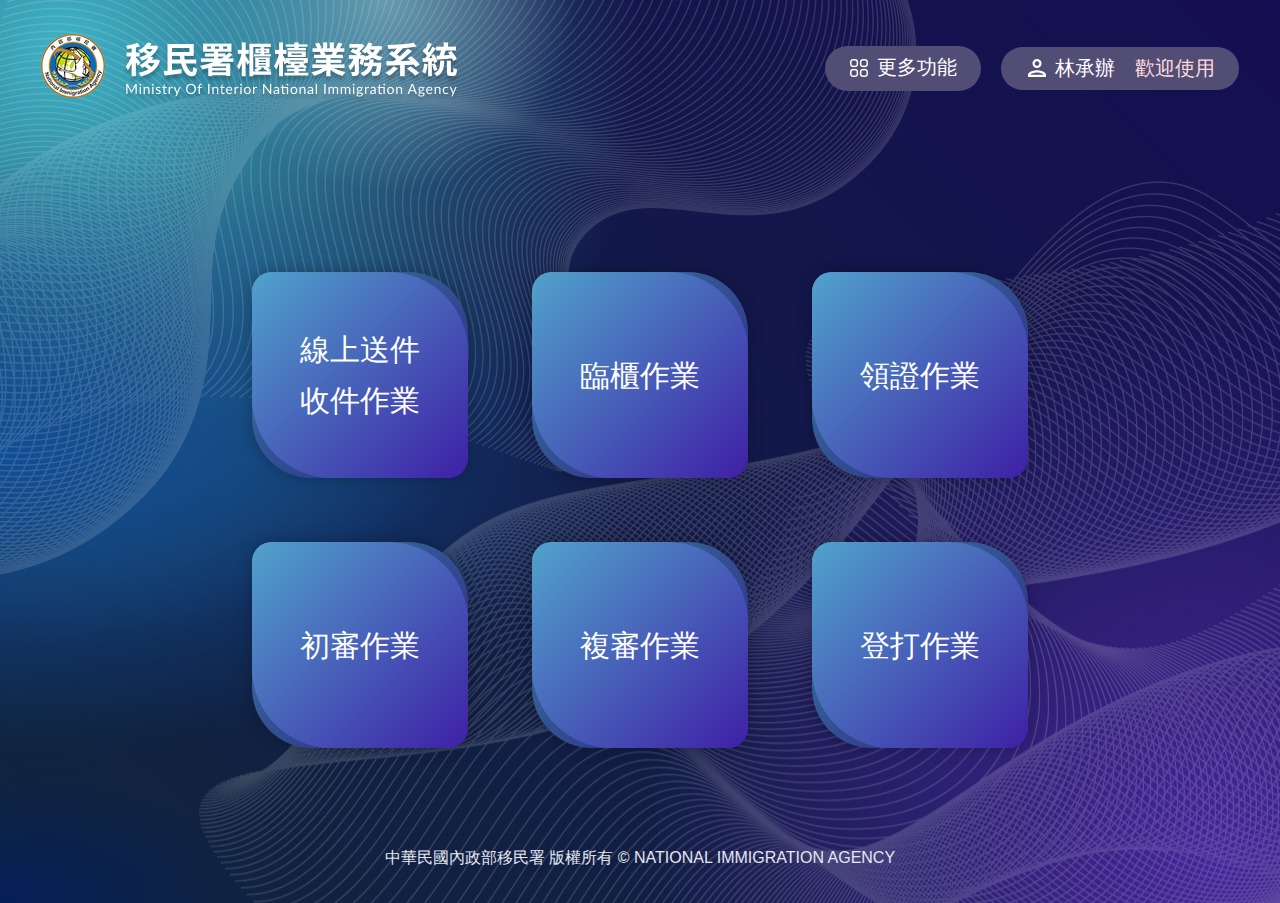
<file: mp.html>
<!DOCTYPE html>
<html lang="zh-Hant" class="no-js">

<head>
  <meta name="robots" content="noindex" />
  <!-- 使用 noindex 禁止 Google 搜尋建立索引，套版時請工程師刪掉這行 -->
  <meta charset="utf-8" />
  <meta http-equiv="X-UA-Compatible" content="IE=edge" />
  <meta name="viewport" content="width=device-width, initial-scale=1" />
  <title>移民署櫃檯業務系統</title>
  <!-- style css -->
  <link rel="stylesheet" href="css/style.css" />
  <!-- favicon -->
  <link href="images/favicon.png" rel="icon" type="image/x-icon" />
</head>

<body>
  <!-- 直接跳主內容區 -->
  <a class="goCenter" href="#aC">按Enter到主內容區</a>
  <!-- wrapper Start -->
  <div class="wrapper">
    <!-- header Start -->
    <header class="header">
      <div class="container">

        <h1>
          <a href="index.html"><img src="images/logo.png" alt="網站標題" /></a>
        </h1>

        <!-- navigation Start -->
        <nav class="navigation" role="navigation" aria-label="頁首功能列">
          <!-- 更多功能 -->
          <div class="functionMore"><button type="button"><span>更多功能</span></button></div>
          <div class="whoIs"><span class="name">林承辦</span><span>歡迎使用</span></div>
          <!-- fontSize -->
        </nav>
        <!-- navigation End -->
        <!-- noscript -->
        <noscript>
          您的瀏覽器不支援JavaScript語法，JavaScript語法並不影響內容的陳述。您可使用按鍵盤上的Ctrl鍵+ (+)鍵放大/(-)鍵縮小來改變字型大小；回到上一頁可使用瀏覽器提供的 Alt+左方向鍵(←) 快速鍵功能；列印可使用瀏覽器提供的(Ctrl+P)功能。您的瀏覽器，不支援script語法，若您的瀏覽器無法支援請點選此超連結
          <a href="#">網站導覽</a>
        </noscript>

      </div>
    </header>
    <!-- header End -->
    <!-- main Start -->
    <main class="main">
      <!-- 任何一個section下一層都要包下一層都要包div container作對齊 -->
      <!-- //// class 都可以隨意命名 !!! ///// -->
      <section class="jobOptions_block">
        <div class="container">
          <div class="col">
            <div class="jobOptions_group">
              <ul>
                <li><a href="#"><span>線上送件<br>收件作業</span></a></li>
                <li><a href="#"><span>臨櫃作業</span></a></li>
                <li><a href="#"><span>領證作業</span></a></li>
                <li><a href="#"><span>初審作業</span></a></li>
                <li><a href="#"><span>複審作業</span></a></li>
                <li><a href="#"><span>登打作業</span></a></li>
              </ul>
            </div>
          </div>
        </div>
      </section>
    </main>
    <!-- footer Start-->
    <footer>
      <div class="container">
        <div class="footerInfo">
          <p>
            中華民國內政部移民署 版權所有 © NATIONAL IMMIGRATION AGENCY
          </p>
        </div>
      </div>
    </footer>
    <!-- footer End -->
  </div>
  <a href="javascript:;" class="scrollToTop" role="button">回頁首</a>

  <!-- lazyload -->
  <script src="vendor/lazyload/lazyload.js"></script>
  <!-- fancybox -->
  <script src="vendor/fancybox/fancybox.umd.js"></script>
  <script src="vendor/fancybox/l10n/zh_TW.umd.js"></script>
  <!-- swiper -->
  <script src="vendor/swiper/swiper-bundle.min.js"></script>
  <!-- main js-->
  <script src="js/main.js"></script>
  <!-- js -->
  <script src="js/customize.js"></script>
</body>

</html>
</file>
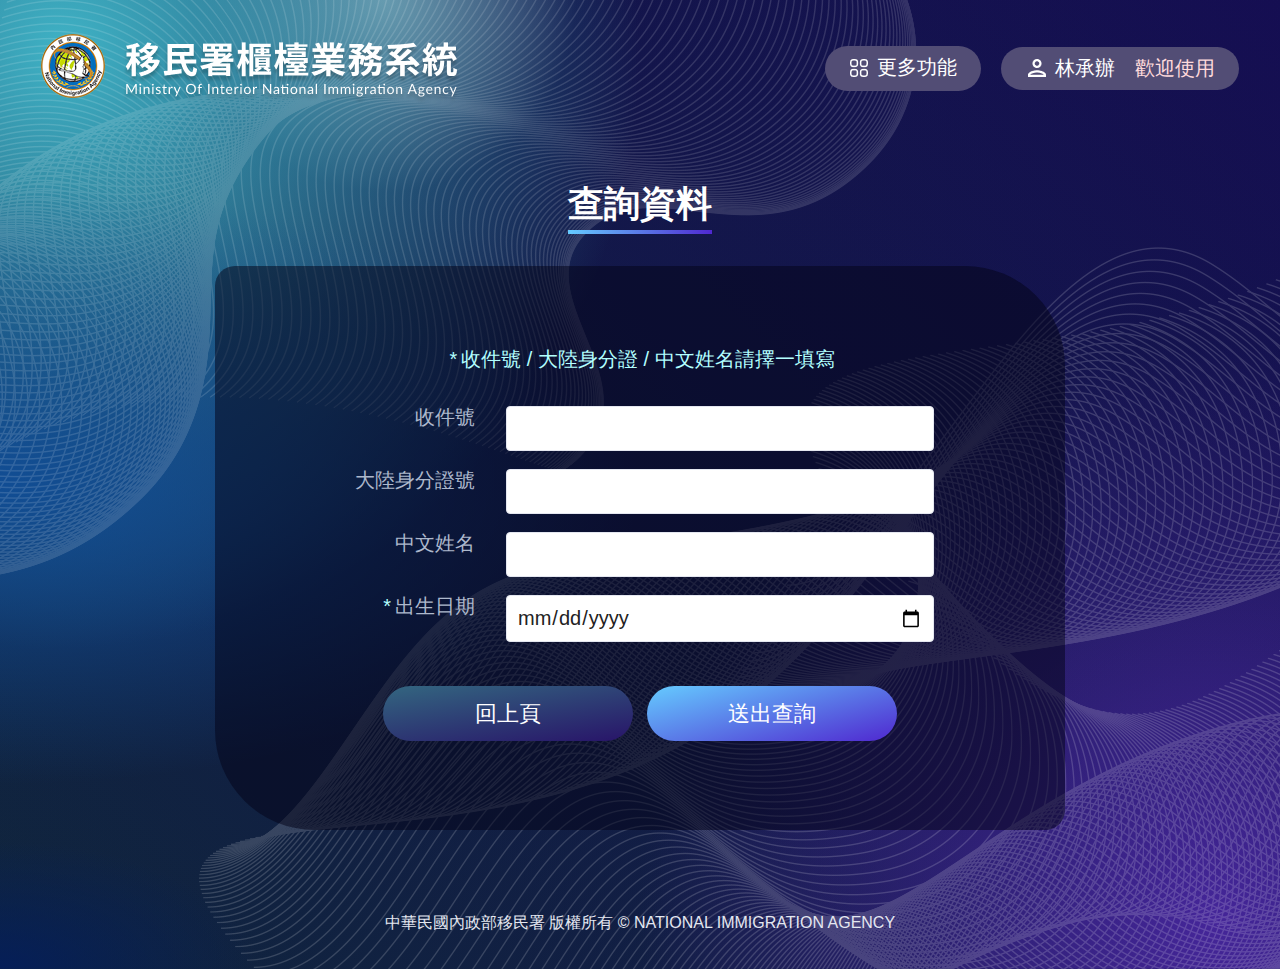
<file: page4_1.html>
<!DOCTYPE html>
<html lang="zh-Hant" class="no-js">

<head>
  <meta name="robots" content="noindex" />
  <!-- 使用 noindex 禁止 Google 搜尋建立索引，套版時請工程師刪掉這行 -->
  <meta charset="utf-8" />
  <meta http-equiv="X-UA-Compatible" content="IE=edge" />
  <meta name="viewport" content="width=device-width, initial-scale=1" />
  <title>移民署櫃檯業務系統</title>
  <!-- style css -->
  <link rel="stylesheet" href="css/style.css" />
  <!-- favicon -->
  <link href="images/favicon.png" rel="icon" type="image/x-icon" />
</head>

<body>
  <!-- 直接跳主內容區 -->
  <a class="goCenter" href="#aC">按Enter到主內容區</a>
  <!-- wrapper Start -->
  <div class="wrapper">
    <!-- header Start -->
    <header class="header">
      <div class="container">
        <h1>
          <a href="index.html"><img src="images/logo.png" alt="網站標題" /></a>
        </h1>
        <!-- navigation Start -->
        <nav class="navigation" role="navigation" aria-label="頁首功能列">
          <!-- 更多功能 -->
          <div class="functionMore"><button type="button"><span>更多功能</span></button></div>
          <div class="whoIs"><span class="name">林承辦</span><span>歡迎使用</span></div>
          <!-- fontSize -->
        </nav>
        <!-- navigation End -->
        <!-- noscript -->
        <noscript>
          您的瀏覽器不支援JavaScript語法，JavaScript語法並不影響內容的陳述。您可使用按鍵盤上的Ctrl鍵+ (+)鍵放大/(-)鍵縮小來改變字型大小；回到上一頁可使用瀏覽器提供的 Alt+左方向鍵(←) 快速鍵功能；列印可使用瀏覽器提供的(Ctrl+P)功能。您的瀏覽器，不支援script語法，若您的瀏覽器無法支援請點選此超連結
          <a href="#">網站導覽</a>
        </noscript>
      </div>
    </header>
    <!-- header End -->
    <!-- main Start -->
    <main id="center" class="main innerPage">
      <div class="container">
        <!-- 主要內容區 -->
        <div class="centerBlock">
          <!-- h2節點 -->
          <h2 class="title"><span>查詢資料</span></h2>
          <!-- ap start -->
          <section class="ap">
            <div class="dataBg smallbg">
              <div class="explain"><abbr class="necessary" title="為必填(選)欄位,不能為空白。">*</abbr>收件號 / 大陸身分證 / 中文姓名請擇一填寫</div>
              <form action="">
                <div class="flexForm formGrid">
                  <div class="formGrp_block">
                    <div class="formGrp">
                      <label for="" class="formTitle">收件號</label>
                      <div class="formContent">
                        <input name="" type="text" title="請輸入收件號" />
                      </div>
                    </div>
                    <div class="formGrp">
                      <label for="" class="formTitle">大陸身分證號</label>
                      <div class="formContent">
                        <input name="" type="text" title="請輸入大陸身分證號" />
                      </div>
                    </div>
                    <div class="formGrp">
                      <label for="" class="formTitle">中文姓名</label>
                      <div class="formContent">
                        <input name="" type="text" title="請輸入中文姓名" />
                      </div>
                    </div>
                    <div class="formGrp">
                      <label for="username" class="formTitle" aria-required="true"><abbr class="necessary" title="為必填(選)欄位,不能為空白。">*</abbr>出生日期</label>
                      <div class="formContent">
                        <input name="" type="date" value="" class="calendar" placeholder="請輸入出生日期" title="請輸入出生日期" />
                      </div>
                    </div>
                  </div>
                  <div class="btnGrp formInline">
                    <button type="button" class="darkBtn btnXl">回上頁</button>
                    <button type="button" class="lightBtn btnXl">送出查詢</button>
                  </div>
                </div>
              </form>
            </div>
          </section>
          <!-- ap End -->

        </div>
      </div>
    </main>

    <!-- footer Start-->
    <footer>
      <div class="container">
        <div class="footerInfo">
          <p>
            中華民國內政部移民署 版權所有 © NATIONAL IMMIGRATION AGENCY
          </p>
        </div>
      </div>
    </footer>
    <!-- footer End -->
  </div>
  <a href="javascript:;" class="scrollToTop" role="button">回頁首</a>

  <!-- lazyload -->
  <script src="vendor/lazyload/lazyload.js"></script>
  <!-- fancybox -->
  <script src="vendor/fancybox/fancybox.umd.js"></script>
  <script src="vendor/fancybox/l10n/zh_TW.umd.js"></script>
  <!-- swiper -->
  <script src="vendor/swiper/swiper-bundle.min.js"></script>
  <!-- main js-->
  <script src="js/main.js"></script>
  <!-- 客製js -->
  <script src="js/customize.js"></script>
</body>

</html>
</file>
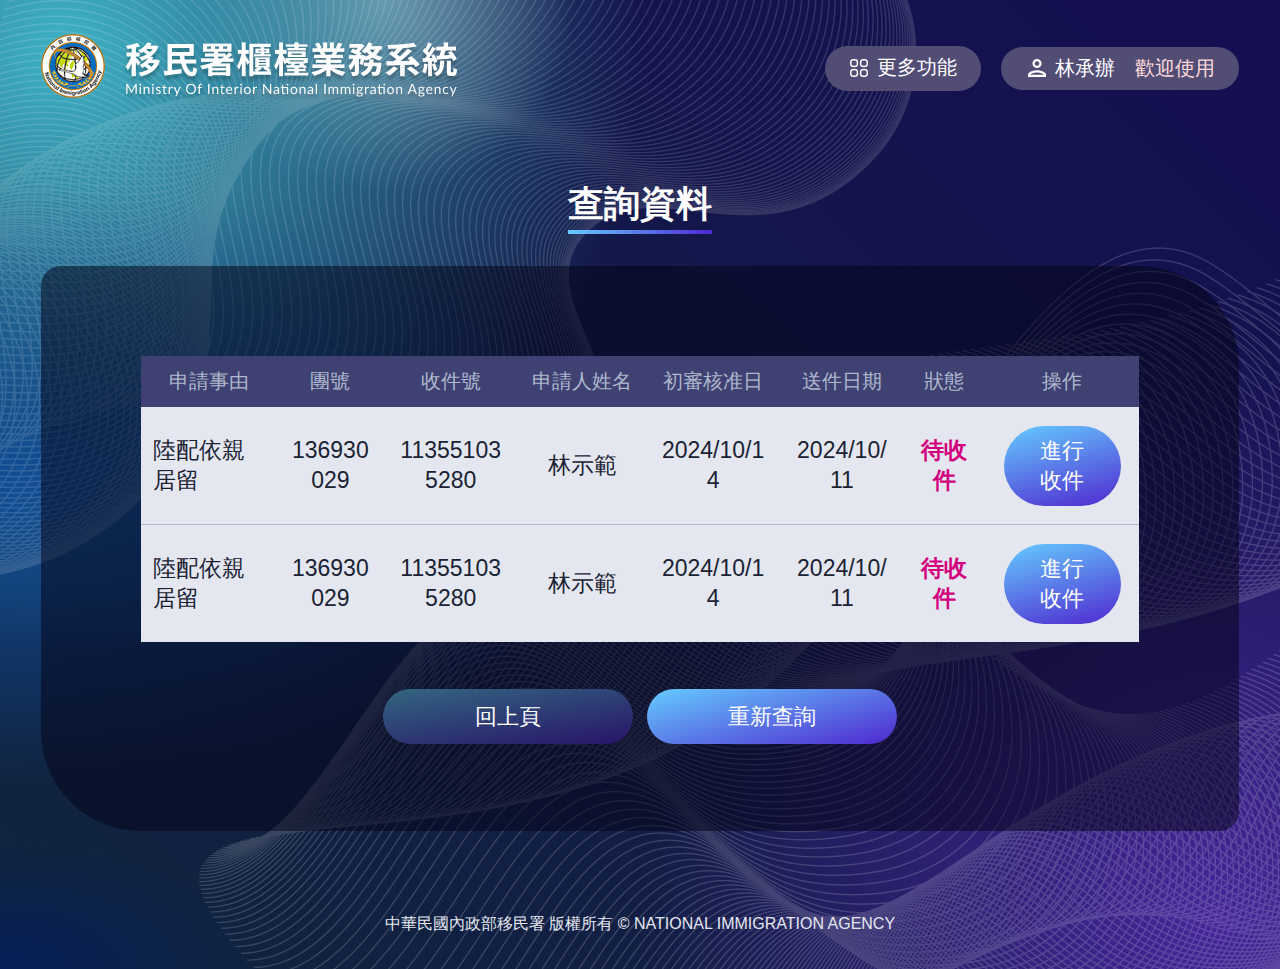
<file: page4_2.html>
<!DOCTYPE html>
<html lang="zh-Hant" class="no-js">

<head>
  <meta name="robots" content="noindex" />
  <!-- 使用 noindex 禁止 Google 搜尋建立索引，套版時請工程師刪掉這行 -->
  <meta charset="utf-8" />
  <meta http-equiv="X-UA-Compatible" content="IE=edge" />
  <meta name="viewport" content="width=device-width, initial-scale=1" />
  <title>移民署櫃檯業務系統</title>
  <!-- style css -->
  <link rel="stylesheet" href="css/style.css" />
  <!-- favicon -->
  <link href="images/favicon.png" rel="icon" type="image/x-icon" />
</head>

<body>
  <!-- 直接跳主內容區 -->
  <a class="goCenter" href="#aC">按Enter到主內容區</a>
  <!-- wrapper Start -->
  <div class="wrapper">
    <!-- header Start -->
    <header class="header">
      <div class="container">
        <h1>
          <a href="index.html"><img src="images/logo.png" alt="網站標題" /></a>
        </h1>
        <!-- navigation Start -->
        <nav class="navigation" role="navigation" aria-label="頁首功能列">
          <!-- 更多功能 -->
          <div class="functionMore"><button type="button"><span>更多功能</span></button></div>
          <div class="whoIs"><span class="name">林承辦</span><span>歡迎使用</span></div>
          <!-- fontSize -->
        </nav>
        <!-- navigation End -->
        <!-- noscript -->
        <noscript>
          您的瀏覽器不支援JavaScript語法，JavaScript語法並不影響內容的陳述。您可使用按鍵盤上的Ctrl鍵+ (+)鍵放大/(-)鍵縮小來改變字型大小；回到上一頁可使用瀏覽器提供的 Alt+左方向鍵(←) 快速鍵功能；列印可使用瀏覽器提供的(Ctrl+P)功能。您的瀏覽器，不支援script語法，若您的瀏覽器無法支援請點選此超連結
          <a href="#">網站導覽</a>
        </noscript>
      </div>
    </header>
    <!-- header End -->
    <!-- main Start -->
    <main id="center" class="main innerPage">
      <div class="container">
        <!-- 主要內容區 -->
        <div class="centerBlock">
          <!-- h2節點 -->
          <h2 class="title"><span>查詢資料</span></h2>
          <!-- lp start -->
          <section class="lp">
            <div class="dataBg">
              <div class="tableList">
                <table>
                  <thead>
                    <tr>
                      <th scope="col">申請事由</th>
                      <th scope="col">團號</th>
                      <th scope="col">收件號</th>
                      <th scope="col">申請人姓名</th>
                      <th scope="col">初審核准日</th>
                      <th scope="col">送件日期</th>
                      <th scope="col">狀態</th>
                      <th scope="col">操作</th>
                    </tr>
                  </thead>
                  <tbody>
                    <tr>
                      <td>陸配依親居留</td>
                      <td class="num">136930029</td>
                      <td class="num">113551035280</td>
                      <td class="aCenter">林示範</td>
                      <td class="date">2024/10/14</td>
                      <td class="date">2024/10/11</td>
                      <td class="aCenter"><span class="color_pink font_bold">待收件</span></td>
                      <td class="aCenter"><button type="button" class="lightBtn">進行收件</button></td>
                    </tr>
                    <tr>
                      <td>陸配依親居留</td>
                      <td class="num">136930029</td>
                      <td class="num">113551035280</td>
                      <td class="aCenter">林示範</td>
                      <td class="date">2024/10/14</td>
                      <td class="date">2024/10/11</td>
                      <td class="aCenter"><span class="color_pink font_bold">待收件</span></td>
                      <td class="aCenter"><button type="button" class="lightBtn">進行收件</button></td>
                    </tr>
                  </tbody>
                </table>
              </div>
              <div class="btnGrp formInline">
                <button type="button" class="darkBtn btnXl">回上頁</button>
                <button type="button" class="lightBtn btnXl">重新查詢</button>
              </div>
            </div>

          </section>
          <!-- lp End -->

        </div>
      </div>
    </main>

    <!-- footer Start-->
    <footer>
      <div class="container">
        <div class="footerInfo">
          <p>
            中華民國內政部移民署 版權所有 © NATIONAL IMMIGRATION AGENCY
          </p>
        </div>
      </div>
    </footer>
    <!-- footer End -->
  </div>
  <a href="javascript:;" class="scrollToTop" role="button">回頁首</a>

  <!-- lazyload -->
  <script src="vendor/lazyload/lazyload.js"></script>
  <!-- fancybox -->
  <script src="vendor/fancybox/fancybox.umd.js"></script>
  <script src="vendor/fancybox/l10n/zh_TW.umd.js"></script>
  <!-- swiper -->
  <script src="vendor/swiper/swiper-bundle.min.js"></script>
  <!-- main js-->
  <script src="js/main.js"></script>
  <!-- 客製js -->
  <script src="js/customize.js"></script>
</body>

</html>
</file>
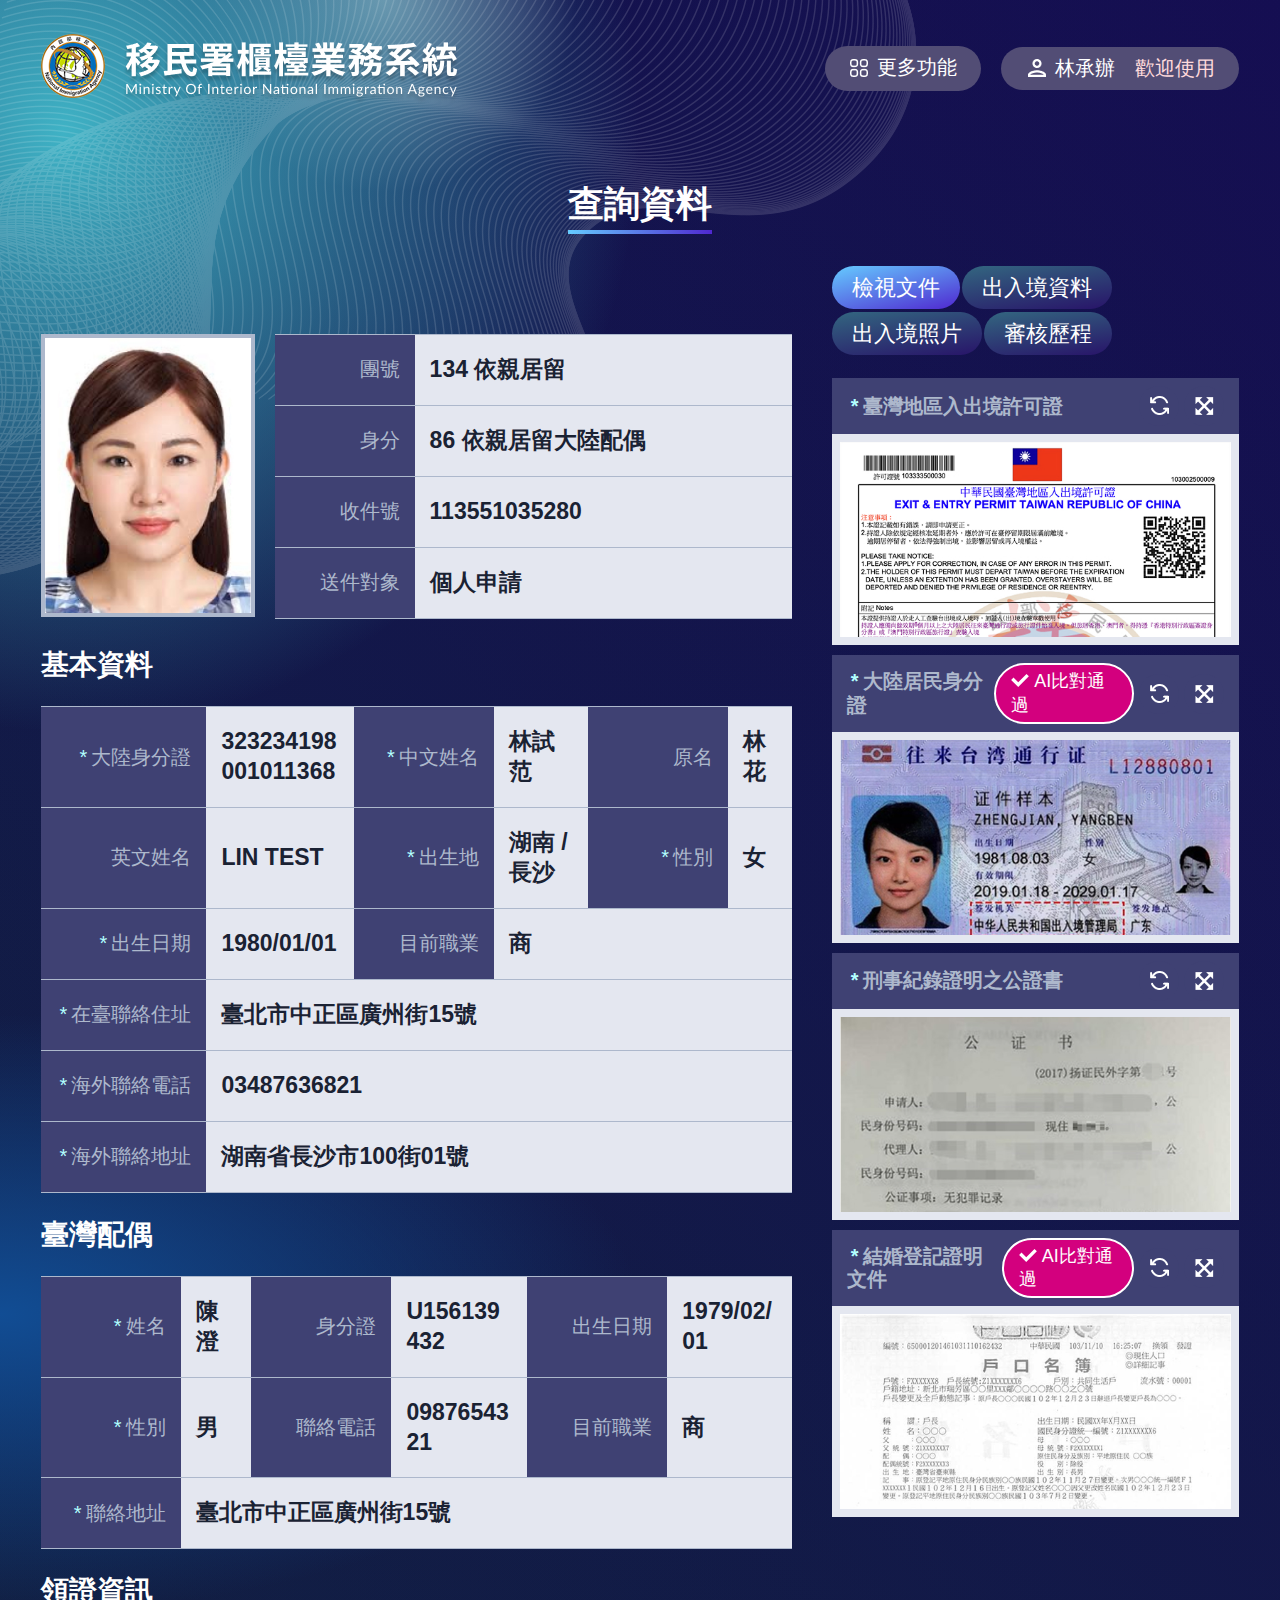
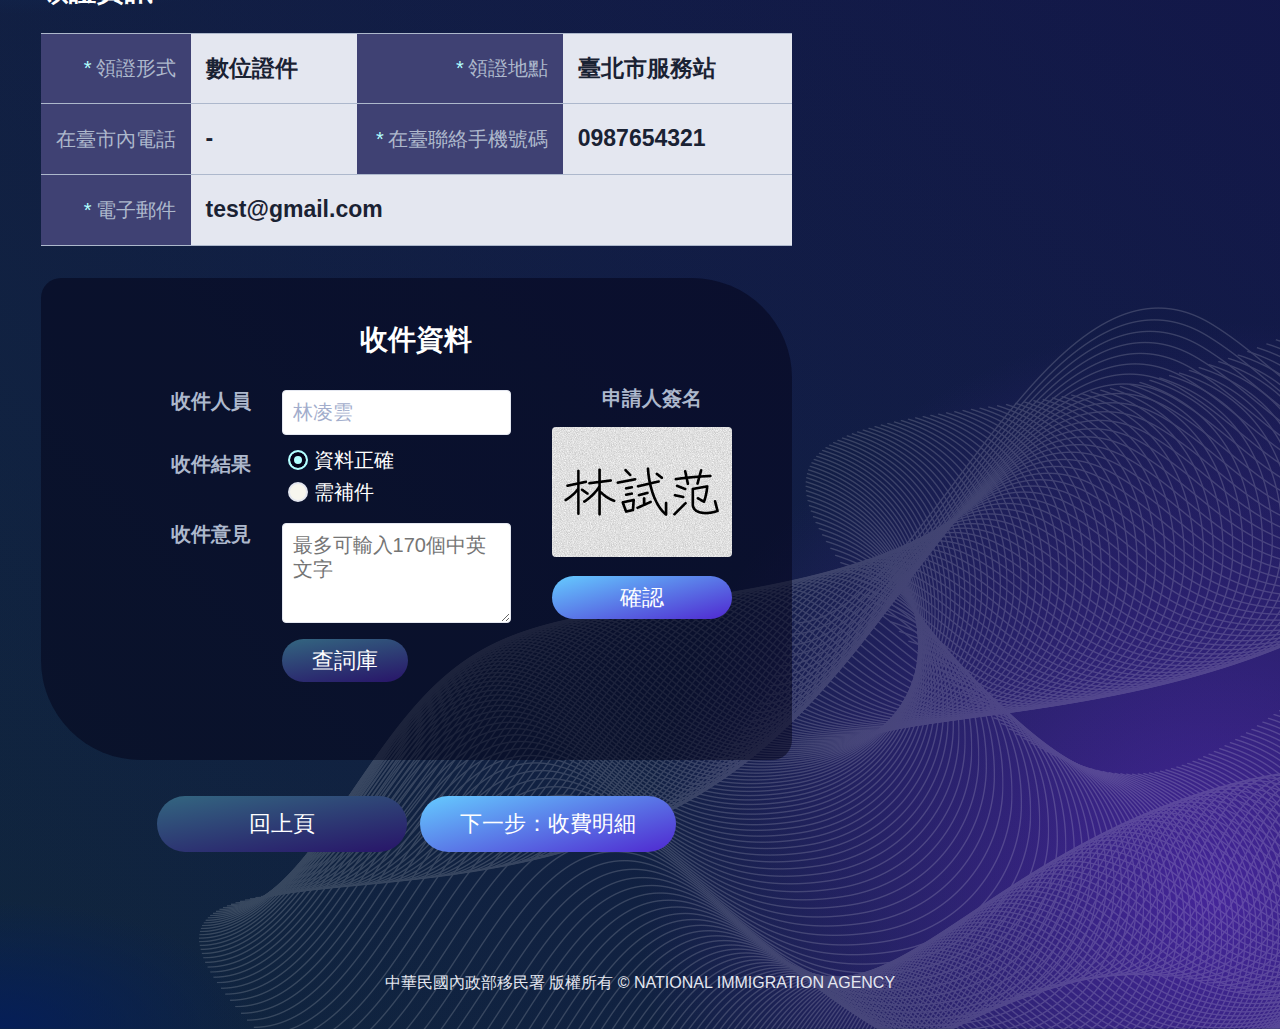
<file: page4_3.html>
<!DOCTYPE html>
<html lang="zh-Hant" class="no-js">

<head>
  <meta name="robots" content="noindex" />
  <!-- 使用 noindex 禁止 Google 搜尋建立索引，套版時請工程師刪掉這行 -->
  <meta charset="utf-8" />
  <meta http-equiv="X-UA-Compatible" content="IE=edge" />
  <meta name="viewport" content="width=device-width, initial-scale=1" />
  <title>移民署櫃檯業務系統</title>
  <!-- style css -->
  <link rel="stylesheet" href="css/style.css" />
  <!-- favicon -->
  <link href="images/favicon.png" rel="icon" type="image/x-icon" />
</head>

<body>
  <!-- 直接跳主內容區 -->
  <a class="goCenter" href="#aC">按Enter到主內容區</a>
  <!-- wrapper Start -->
  <div class="wrapper">
    <!-- header Start -->
    <header class="header">
      <div class="container">
        <h1>
          <a href="index.html"><img src="images/logo.png" alt="網站標題" /></a>
        </h1>
        <!-- navigation Start -->
        <nav class="navigation" role="navigation" aria-label="頁首功能列">
          <!-- 更多功能 -->
          <div class="functionMore"><button type="button"><span>更多功能</span></button></div>
          <div class="whoIs"><span class="name">林承辦</span><span>歡迎使用</span></div>
          <!-- fontSize -->
        </nav>
        <!-- navigation End -->
        <!-- noscript -->
        <noscript>
          您的瀏覽器不支援JavaScript語法，JavaScript語法並不影響內容的陳述。您可使用按鍵盤上的Ctrl鍵+ (+)鍵放大/(-)鍵縮小來改變字型大小；回到上一頁可使用瀏覽器提供的 Alt+左方向鍵(←) 快速鍵功能；列印可使用瀏覽器提供的(Ctrl+P)功能。您的瀏覽器，不支援script語法，若您的瀏覽器無法支援請點選此超連結
          <a href="#">網站導覽</a>
        </noscript>
      </div>
    </header>
    <!-- header End -->
    <!-- main Start -->
    <main id="center" class="main innerPage">
      <div class="container">
        <!-- 主要內容區 -->
        <div class="centerBlock">
          <!-- h2節點 -->
          <h2 class="title"><span>查詢資料</span></h2>
          <!-- ap start -->
          <section class="ap">
            <div class="materialBlock">
              <div class="material_leftblock">
                <!-- 資料 -->
                <div class="picMaterial">
                  <div class="picBlock"><img src="images/pic01.jpg" alt=""></div>
                  <div class="materialBlock">
                    <div class="listTb">
                      <table>
                        <tbody>
                          <tr>
                            <th>團號</th>
                            <td>134 依親居留</td>
                          </tr>
                          <tr>
                            <th>身分</th>
                            <td>86 依親居留大陸配偶</td>
                          </tr>
                          <tr>
                            <th>收件號</th>
                            <td>113551035280</td>
                          </tr>
                          <tr>
                            <th>送件對象</th>
                            <td>個人申請</td>
                          </tr>
                        </tbody>
                      </table>
                    </div>
                  </div>
                </div>
                <h3 class="title">基本資料</h3>
                <div class="listTb">
                  <table>
                    <tbody>
                      <tr>
                        <th><abbr class="necessary" title="為必填(選)欄位,不能為空白。">*</abbr>大陸身分證</th>
                        <td>323234198001011368</td>
                        <th><abbr class="necessary" title="為必填(選)欄位,不能為空白。">*</abbr>中文姓名</th>
                        <td>林試范</td>
                        <th>原名</th>
                        <td>林花</td>
                      </tr>
                      <tr>
                        <th>英文姓名</th>
                        <td>LIN TEST</td>
                        <th><abbr class="necessary" title="為必填(選)欄位,不能為空白。">*</abbr>出生地</th>
                        <td>湖南 / 長沙</td>
                        <th><abbr class="necessary" title="為必填(選)欄位,不能為空白。">*</abbr>性別</th>
                        <td>女</td>
                      </tr>
                      <tr>
                        <th><abbr class="necessary" title="為必填(選)欄位,不能為空白。">*</abbr>出生日期</th>
                        <td>1980/01/01</td>
                        <th>目前職業</th>
                        <td colspan="3">商</td>
                      </tr>
                      <tr>
                        <th><abbr class="necessary" title="為必填(選)欄位,不能為空白。">*</abbr>在臺聯絡住址</th>
                        <td colspan="5">臺北市中正區廣州街15號</td>
                      </tr>
                      <tr>
                        <th><abbr class="necessary" title="為必填(選)欄位,不能為空白。">*</abbr>海外聯絡電話</th>
                        <td colspan="5">03487636821</td>
                      </tr>
                      <tr>
                        <th><abbr class="necessary" title="為必填(選)欄位,不能為空白。">*</abbr>海外聯絡地址</th>
                        <td colspan="5">湖南省長沙市100街01號</td>
                      </tr>
                    </tbody>
                  </table>
                </div>
                <h3 class="title">臺灣配偶</h3>
                <div class="listTb">
                  <table>
                    <tbody>
                      <tr>
                        <th><abbr class="necessary" title="為必填(選)欄位,不能為空白。">*</abbr>姓名</th>
                        <td>陳澄</td>
                        <th>身分證</th>
                        <td>U156139432</td>
                        <th>出生日期</th>
                        <td>1979/02/01</td>
                      </tr>
                      <tr>
                        <th><abbr class="necessary" title="為必填(選)欄位,不能為空白。">*</abbr>性別</th>
                        <td>男</td>
                        <th>聯絡電話</th>
                        <td>0987654321</td>
                        <th>目前職業</th>
                        <td>商</td>
                      </tr>
                      <tr>
                        <th><abbr class="necessary" title="為必填(選)欄位,不能為空白。">*</abbr>聯絡地址</th>
                        <td colspan="5">臺北市中正區廣州街15號</td>
                      </tr>
                    </tbody>
                  </table>
                </div>
                <h3 class="title">領證資訊</h3>
                <div class="listTb">
                  <table>
                    <tbody>
                      <tr>
                        <th><abbr class="necessary" title="為必填(選)欄位,不能為空白。">*</abbr>領證形式</th>
                        <td>數位證件</td>
                        <th><abbr class="necessary" title="為必填(選)欄位,不能為空白。">*</abbr>領證地點</th>
                        <td>臺北市服務站</td>
                      </tr>
                      <tr>
                        <th>在臺市內電話</th>
                        <td>-</td>
                        <th><abbr class="necessary" title="為必填(選)欄位,不能為空白。">*</abbr>在臺聯絡手機號碼</th>
                        <td>0987654321</td>
                      </tr>
                      <tr>
                        <th><abbr class="necessary" title="為必填(選)欄位,不能為空白。">*</abbr>電子郵件</th>
                        <td colspan="3">test@gmail.com</td>
                      </tr>
                    </tbody>
                  </table>
                </div>
                <!-- 收件資料 -->
                <div class="receiptBlock">
                  <form action=""></form>
                  <div class="receiptbg">
                    <div class="title">收件資料</div>
                    <div class="flexForm formGrid">
                      <div class="formGrp_block">
                        <div class="formGrp">
                          <label for="" class="formTitle">收件人員</label>
                          <div class="formContent">
                            <input name="" type="text" title="林凌雲" placeholder="林凌雲" />
                          </div>
                        </div>
                        <div class="formGrp">
                          <label for="" class="formTitle">收件結果</label>
                          <div class="formContent" id="fake-legend">
                            <div class="radioGrp formInline">
                              <label> <input type="radio" name="sampleRadio6" value="" title="現金" checked />資料正確</label>
                              <label> <input type="radio" name="sampleRadio6" value="" title="信用卡" />需補件</label>
                            </div>
                          </div>
                        </div>
                        <div class="formGrp">
                          <label for="" class="formTitle">收件意見</label>
                          <div class="formContent">
                            <textarea name="" id="address" cols="30" rows="10" placeholder="最多可輸入170個中英文字"></textarea>
                            <div class="btnGrp flexleft">
                              <button type="button" class="darkBtn">查詞庫</button>
                            </div>
                          </div>
                        </div>

                      </div>
                      <div class="formGrp_block_right">
                        <div class="formTitle">申請人簽名</div>
                        <div class="signbg"><img src="images/name.png" alt="簽名圖"></div>
                        <div class="btnGrp">
                          <button type="button" class="lightBtn btnfull">確認</button>
                        </div>
                      </div>
                    </div>
                  </div>
                  <div class="btnGrp formInline">
                    <button type="button" class="darkBtn btnXl">回上頁</button>
                    <button type="button" class="lightBtn btnXl">下一步：收費明細</button>
                  </div>
                </div>
              </div>
              <div class="material_rightblock">
                <div class="category">
                  <ul>
                    <li><a href="#" class="active">檢視文件</a></li>
                    <li><a href="#">出入境資料</a></li>
                    <li><a href="#">出入境照片</a></li>
                    <li><a href="#">審核歷程</a></li>
                  </ul>
                </div>
                <!-- 1檢視文件start -->
                <div class="viewDocument_block">
                  <div class="document_group">
                    <div class="title"><abbr class="necessary">*</abbr>臺灣地區入出境許可證</div>

                    <div class="document_function">
                      <ul>
                        <li><a href="#"><img src="images/icon_refresh.png" alt="重新整理"></a></li>
                        <li><a href="#"><img src="images/icon_drag.png" alt="拖曳"></a></li>
                      </ul>
                    </div>
                  </div>
                  <div class="documentcontent"><img src="images/document_pic01.jpg" alt="文件"></div>
                </div>
                <!-- 1檢視文件end -->
                <!-- 2檢視文件start -->
                <div class="viewDocument_block">
                  <div class="document_group">
                    <div class="title"><abbr class="necessary">*</abbr>大陸居民身分證</div>
                    <div class="document_audit"><i class="i_check" aria-hidden="true" focusable="false"></i>AI比對通過</div>
                    <div class="document_function">
                      <ul>
                        <li><a href="#"><img src="images/icon_refresh.png" alt="重新整理"></a></li>
                        <li><a href="#"><img src="images/icon_drag.png" alt="拖曳"></a></li>
                      </ul>
                    </div>
                  </div>
                  <div class="documentcontent"><img src="images/document_pic02.jpg" alt="文件"></div>
                </div>
                <!-- 2檢視文件end -->
                <!-- 3檢視文件start -->
                <div class="viewDocument_block">
                  <div class="document_group">
                    <div class="title"><abbr class="necessary">*</abbr>刑事紀錄證明之公證書</div>

                    <div class="document_function">
                      <ul>
                        <li><a href="#"><img src="images/icon_refresh.png" alt="重新整理"></a></li>
                        <li><a href="#"><img src="images/icon_drag.png" alt="拖曳"></a></li>
                      </ul>
                    </div>
                  </div>
                  <div class="documentcontent"><img src="images/document_pic03.jpg" alt="文件"></div>
                </div>
                <!-- 3檢視文件end -->
                <!-- 4檢視文件start -->
                <div class="viewDocument_block">
                  <div class="document_group">
                    <div class="title"><abbr class="necessary">*</abbr>結婚登記證明文件</div>
                    <div class="document_audit"><i class="i_check" aria-hidden="true" focusable="false"></i>AI比對通過</div>
                    <div class="document_function">
                      <ul>
                        <li><a href="#"><img src="images/icon_refresh.png" alt="重新整理"></a></li>
                        <li><a href="#"><img src="images/icon_drag.png" alt="拖曳"></a></li>
                      </ul>
                    </div>
                  </div>
                  <div class="documentcontent"><img src="images/document_pic04.jpg" alt="文件"></div>
                </div>
                <!-- 4檢視文件end -->
              </div>
            </div>
          </section>
          <!-- ap End -->

        </div>
      </div>
    </main>

    <!-- footer Start-->
    <footer>
      <div class="container">
        <div class="footerInfo">
          <p>
            中華民國內政部移民署 版權所有 © NATIONAL IMMIGRATION AGENCY
          </p>
        </div>
      </div>
    </footer>
    <!-- footer End -->
  </div>
  <a href="javascript:;" class="scrollToTop" role="button">回頁首</a>

  <!-- lazyload -->
  <script src="vendor/lazyload/lazyload.js"></script>
  <!-- fancybox -->
  <script src="vendor/fancybox/fancybox.umd.js"></script>
  <script src="vendor/fancybox/l10n/zh_TW.umd.js"></script>
  <!-- swiper -->
  <script src="vendor/swiper/swiper-bundle.min.js"></script>
  <!-- main js-->
  <script src="js/main.js"></script>
  <!-- 客製js -->
  <script src="js/customize.js"></script>
</body>

</html>
</file>
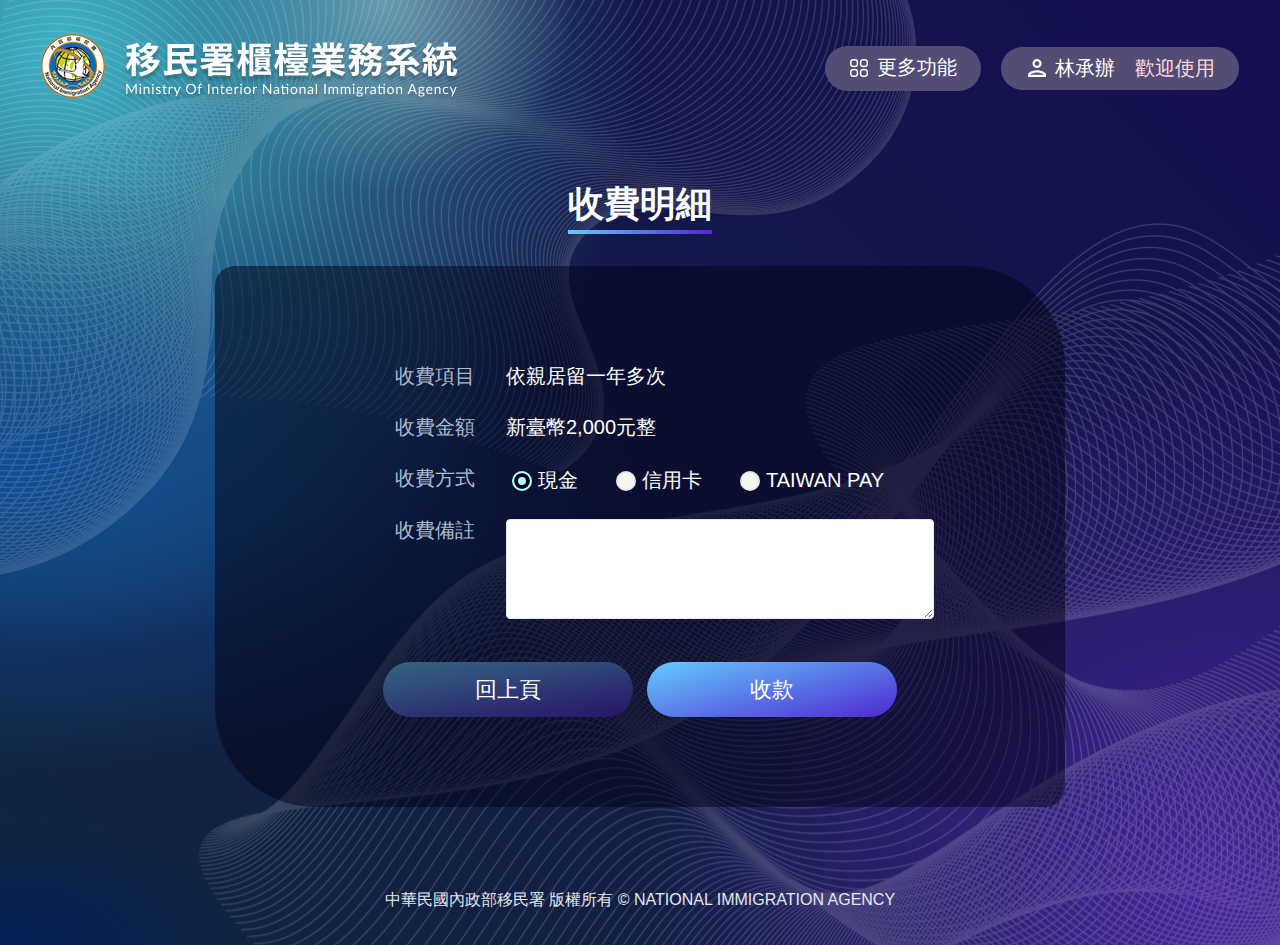
<file: page4_5.html>
<!DOCTYPE html>
<html lang="zh-Hant" class="no-js">

<head>
  <meta name="robots" content="noindex" />
  <!-- 使用 noindex 禁止 Google 搜尋建立索引，套版時請工程師刪掉這行 -->
  <meta charset="utf-8" />
  <meta http-equiv="X-UA-Compatible" content="IE=edge" />
  <meta name="viewport" content="width=device-width, initial-scale=1" />
  <title>移民署櫃檯業務系統</title>
  <!-- style css -->
  <link rel="stylesheet" href="css/style.css" />
  <!-- favicon -->
  <link href="images/favicon.png" rel="icon" type="image/x-icon" />
</head>

<body>
  <!-- 直接跳主內容區 -->
  <a class="goCenter" href="#aC">按Enter到主內容區</a>
  <!-- wrapper Start -->
  <div class="wrapper">
    <!-- header Start -->
    <header class="header">
      <div class="container">
        <h1>
          <a href="index.html"><img src="images/logo.png" alt="網站標題" /></a>
        </h1>
        <!-- navigation Start -->
        <nav class="navigation" role="navigation" aria-label="頁首功能列">
          <!-- 更多功能 -->
          <div class="functionMore"><button type="button"><span>更多功能</span></button></div>
          <div class="whoIs"><span class="name">林承辦</span><span>歡迎使用</span></div>
          <!-- fontSize -->
        </nav>
        <!-- navigation End -->
        <!-- noscript -->
        <noscript>
          您的瀏覽器不支援JavaScript語法，JavaScript語法並不影響內容的陳述。您可使用按鍵盤上的Ctrl鍵+ (+)鍵放大/(-)鍵縮小來改變字型大小；回到上一頁可使用瀏覽器提供的 Alt+左方向鍵(←) 快速鍵功能；列印可使用瀏覽器提供的(Ctrl+P)功能。您的瀏覽器，不支援script語法，若您的瀏覽器無法支援請點選此超連結
          <a href="#">網站導覽</a>
        </noscript>
      </div>
    </header>
    <!-- header End -->
    <!-- main Start -->
    <main id="center" class="main innerPage">
      <div class="container">
        <!-- 主要內容區 -->
        <div class="centerBlock">
          <!-- h2節點 -->
          <h2 class="title"><span>收費明細</span></h2>
          <!-- ap start -->
          <section class="ap">
            <div class="dataBg smallbg">
              <form action="">
                <div class="flexForm formGrid">
                  <div class="formGrp_block">
                    <div class="formGrp">
                      <label for="" class="formTitle">收費項目</label>
                      <div class="formContent">
                        <div class="newscontent">依親居留一年多次</div>
                      </div>
                    </div>
                    <div class="formGrp">
                      <label for="" class="formTitle">收費金額</label>
                      <div class="formContent">
                        <div class="newscontent">新臺幣2,000元整</div>
                      </div>
                    </div>
                    <div class="formGrp">
                      <label for="" class="formTitle">收費方式</label>
                      <div class="formContent" id="fake-legend">
                        <div class="radioGrp formInline">
                          <label> <input type="radio" name="sampleRadio6" value="" title="現金" checked />現金</label>
                          <label> <input type="radio" name="sampleRadio6" value="" title="信用卡" />信用卡</label>
                          <label> <input type="radio" name="sampleRadio6" value="" title="TAIWAN PAY" />TAIWAN PAY</label>
                        </div>
                      </div>
                    </div>
                    <div class="formGrp">
                      <label for="" class="formTitle">收費備註</label>
                      <div class="formContent">
                        <textarea name="" id="address" cols="30" rows="10"></textarea>
                      </div>
                    </div>
                  </div>
                  <div class="btnGrp formInline">
                    <button type="button" class="darkBtn btnXl">回上頁</button>
                    <button type="button" class="lightBtn btnXl">收款</button>
                  </div>
                </div>
              </form>
            </div>
          </section>
          <!-- ap End -->

        </div>
      </div>
    </main>

    <!-- footer Start-->
    <footer>
      <div class="container">
        <div class="footerInfo">
          <p>
            中華民國內政部移民署 版權所有 © NATIONAL IMMIGRATION AGENCY
          </p>
        </div>
      </div>
    </footer>
    <!-- footer End -->
  </div>
  <a href="javascript:;" class="scrollToTop" role="button">回頁首</a>

  <!-- lazyload -->
  <script src="vendor/lazyload/lazyload.js"></script>
  <!-- fancybox -->
  <script src="vendor/fancybox/fancybox.umd.js"></script>
  <script src="vendor/fancybox/l10n/zh_TW.umd.js"></script>
  <!-- swiper -->
  <script src="vendor/swiper/swiper-bundle.min.js"></script>
  <!-- main js-->
  <script src="js/main.js"></script>
  <!-- 客製js -->
  <script src="js/customize.js"></script>
</body>

</html>
</file>
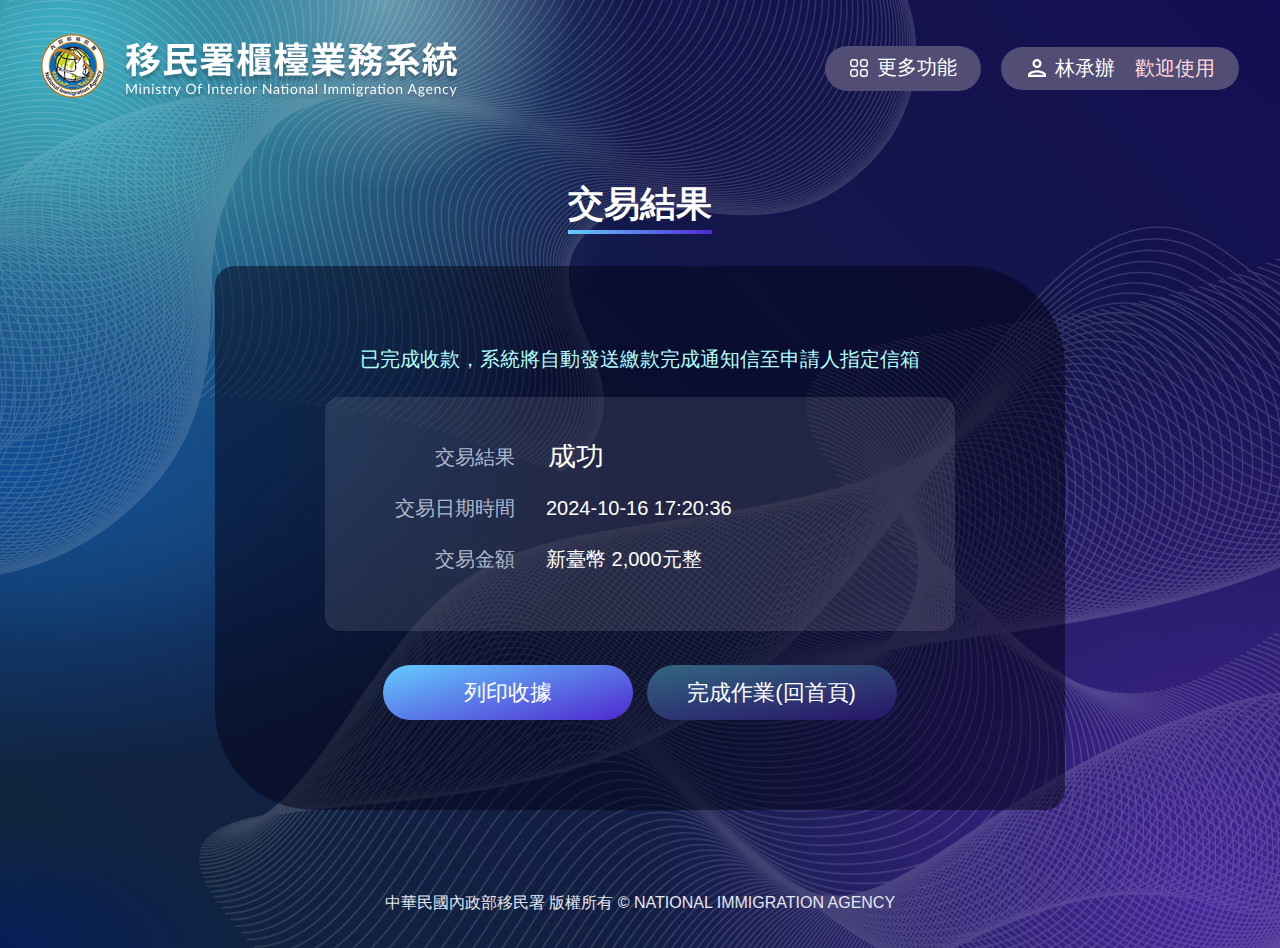
<file: page4_6.html>
<!DOCTYPE html>
<html lang="zh-Hant" class="no-js">

<head>
  <meta name="robots" content="noindex" />
  <!-- 使用 noindex 禁止 Google 搜尋建立索引，套版時請工程師刪掉這行 -->
  <meta charset="utf-8" />
  <meta http-equiv="X-UA-Compatible" content="IE=edge" />
  <meta name="viewport" content="width=device-width, initial-scale=1" />
  <title>移民署櫃檯業務系統</title>
  <!-- style css -->
  <link rel="stylesheet" href="css/style.css" />
  <!-- favicon -->
  <link href="images/favicon.png" rel="icon" type="image/x-icon" />
</head>

<body>
  <!-- 直接跳主內容區 -->
  <a class="goCenter" href="#aC">按Enter到主內容區</a>
  <!-- wrapper Start -->
  <div class="wrapper">
    <!-- header Start -->
    <header class="header">
      <div class="container">
        <h1>
          <a href="index.html"><img src="images/logo.png" alt="網站標題" /></a>
        </h1>
        <!-- navigation Start -->
        <nav class="navigation" role="navigation" aria-label="頁首功能列">
          <!-- 更多功能 -->
          <div class="functionMore"><button type="button"><span>更多功能</span></button></div>
          <div class="whoIs"><span class="name">林承辦</span><span>歡迎使用</span></div>
          <!-- fontSize -->
        </nav>
        <!-- navigation End -->
        <!-- noscript -->
        <noscript>
          您的瀏覽器不支援JavaScript語法，JavaScript語法並不影響內容的陳述。您可使用按鍵盤上的Ctrl鍵+ (+)鍵放大/(-)鍵縮小來改變字型大小；回到上一頁可使用瀏覽器提供的 Alt+左方向鍵(←) 快速鍵功能；列印可使用瀏覽器提供的(Ctrl+P)功能。您的瀏覽器，不支援script語法，若您的瀏覽器無法支援請點選此超連結
          <a href="#">網站導覽</a>
        </noscript>
      </div>
    </header>
    <!-- header End -->
    <!-- main Start -->
    <main id="center" class="main innerPage">
      <div class="container">
        <!-- 主要內容區 -->
        <div class="centerBlock">
          <!-- h2節點 -->
          <h2 class="title"><span>交易結果</span></h2>
          <!-- ap start -->
          <section class="ap">
            <div class="dataBg smallbg">
              <div class="explain">已完成收款，系統將自動發送繳款完成通知信至申請人指定信箱</div>
              <form action="">
                <div class="flexForm formGrid">
                  <div class="formGrp_block havebgcolor">
                    <div class="formGrp">
                      <label for="" class="formTitle">交易結果</label>
                      <div class="formContent">
                        <div class="newscontent font_lg">成功</div>
                      </div>
                    </div>
                    <div class="formGrp">
                      <label for="" class="formTitle">交易日期時間</label>
                      <div class="formContent">
                        <div class="newscontent">2024-10-16 17:20:36</div>
                      </div>
                    </div>
                    <div class="formGrp">
                      <label for="" class="formTitle">交易金額</label>
                      <div class="formContent">
                        <div class="newscontent">新臺幣 2,000元整</div>
                      </div>
                    </div>
                  </div>

                  <div class="btnGrp formInline">
                    <button type="button" class="lightBtn btnXl">列印收據</button>
                    <button type="button" class="darkBtn btnXl">完成作業(回首頁)</button>
                  </div>
                </div>
              </form>
            </div>
          </section>
          <!-- ap End -->

        </div>
      </div>
    </main>

    <!-- footer Start-->
    <footer>
      <div class="container">
        <div class="footerInfo">
          <p>
            中華民國內政部移民署 版權所有 © NATIONAL IMMIGRATION AGENCY
          </p>
        </div>
      </div>
    </footer>
    <!-- footer End -->
  </div>
  <a href="javascript:;" class="scrollToTop" role="button">回頁首</a>

  <!-- lazyload -->
  <script src="vendor/lazyload/lazyload.js"></script>
  <!-- fancybox -->
  <script src="vendor/fancybox/fancybox.umd.js"></script>
  <script src="vendor/fancybox/l10n/zh_TW.umd.js"></script>
  <!-- swiper -->
  <script src="vendor/swiper/swiper-bundle.min.js"></script>
  <!-- main js-->
  <script src="js/main.js"></script>
  <!-- 客製js -->
  <script src="js/customize.js"></script>
</body>

</html>
</file>
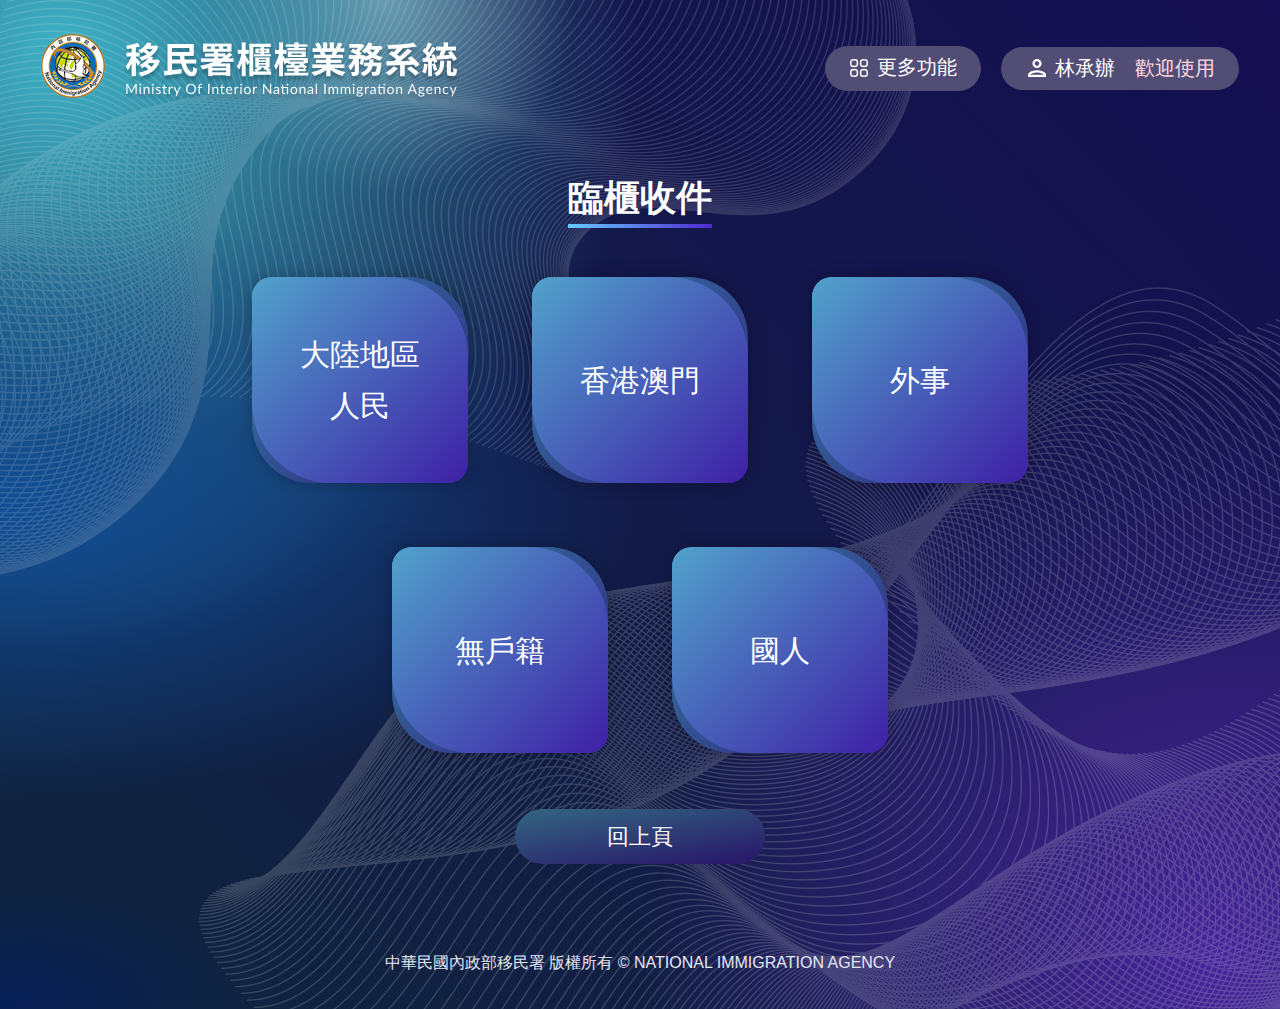
<file: page5_1.html>
<!DOCTYPE html>
<html lang="zh-Hant" class="no-js">

<head>
  <meta name="robots" content="noindex" />
  <!-- 使用 noindex 禁止 Google 搜尋建立索引，套版時請工程師刪掉這行 -->
  <meta charset="utf-8" />
  <meta http-equiv="X-UA-Compatible" content="IE=edge" />
  <meta name="viewport" content="width=device-width, initial-scale=1" />
  <title>移民署櫃檯業務系統</title>
  <!-- style css -->
  <link rel="stylesheet" href="css/style.css" />
  <!-- favicon -->
  <link href="images/favicon.png" rel="icon" type="image/x-icon" />
</head>

<body>
  <!-- 直接跳主內容區 -->
  <a class="goCenter" href="#aC">按Enter到主內容區</a>
  <!-- wrapper Start -->
  <div class="wrapper">
    <!-- header Start -->
    <header class="header">
      <div class="container">

        <h1>
          <a href="index.html"><img src="images/logo.png" alt="網站標題" /></a>
        </h1>

        <!-- navigation Start -->
        <nav class="navigation" role="navigation" aria-label="頁首功能列">
          <!-- 更多功能 -->
          <div class="functionMore"><button type="button"><span>更多功能</span></button></div>
          <div class="whoIs"><span class="name">林承辦</span><span>歡迎使用</span></div>
          <!-- fontSize -->
        </nav>
        <!-- navigation End -->
        <!-- noscript -->
        <noscript>
          您的瀏覽器不支援JavaScript語法，JavaScript語法並不影響內容的陳述。您可使用按鍵盤上的Ctrl鍵+ (+)鍵放大/(-)鍵縮小來改變字型大小；回到上一頁可使用瀏覽器提供的 Alt+左方向鍵(←) 快速鍵功能；列印可使用瀏覽器提供的(Ctrl+P)功能。您的瀏覽器，不支援script語法，若您的瀏覽器無法支援請點選此超連結
          <a href="#">網站導覽</a>
        </noscript>

      </div>
    </header>
    <!-- header End -->
    <!-- main Start -->
    <main class="main">
      <!-- 任何一個section下一層都要包下一層都要包div container作對齊 -->
      <!-- //// class 都可以隨意命名 !!! ///// -->
      <section class="jobOptions_block">
        <div class="container">
          <div class="col">
            <h2 class="title"><span>臨櫃收件</span></h2>
            <div class="jobOptions_group">
              <ul>
                <li><a href="#"><span>大陸地區人民</span></a></li>
                <li><a href="#"><span>香港澳門</span></a></li>
                <li><a href="#"><span>外事</span></a></li>
                <li><a href="#"><span>無戶籍</span></a></li>
                <li><a href="#"><span>國人</span></a></li>
              </ul>
            </div>
            <div class="btnGrp formInline">
              <button type="button" class="darkBtn btnXl">回上頁</button>
            </div>
          </div>
        </div>
      </section>
    </main>
    <!-- footer Start-->
    <footer>
      <div class="container">
        <div class="footerInfo">
          <p>
            中華民國內政部移民署 版權所有 © NATIONAL IMMIGRATION AGENCY
          </p>
        </div>
      </div>
    </footer>
    <!-- footer End -->
  </div>
  <a href="javascript:;" class="scrollToTop" role="button">回頁首</a>

  <!-- lazyload -->
  <script src="vendor/lazyload/lazyload.js"></script>
  <!-- fancybox -->
  <script src="vendor/fancybox/fancybox.umd.js"></script>
  <script src="vendor/fancybox/l10n/zh_TW.umd.js"></script>
  <!-- swiper -->
  <script src="vendor/swiper/swiper-bundle.min.js"></script>
  <!-- main js-->
  <script src="js/main.js"></script>
  <!-- js -->
  <script src="js/customize.js"></script>
</body>

</html>
</file>
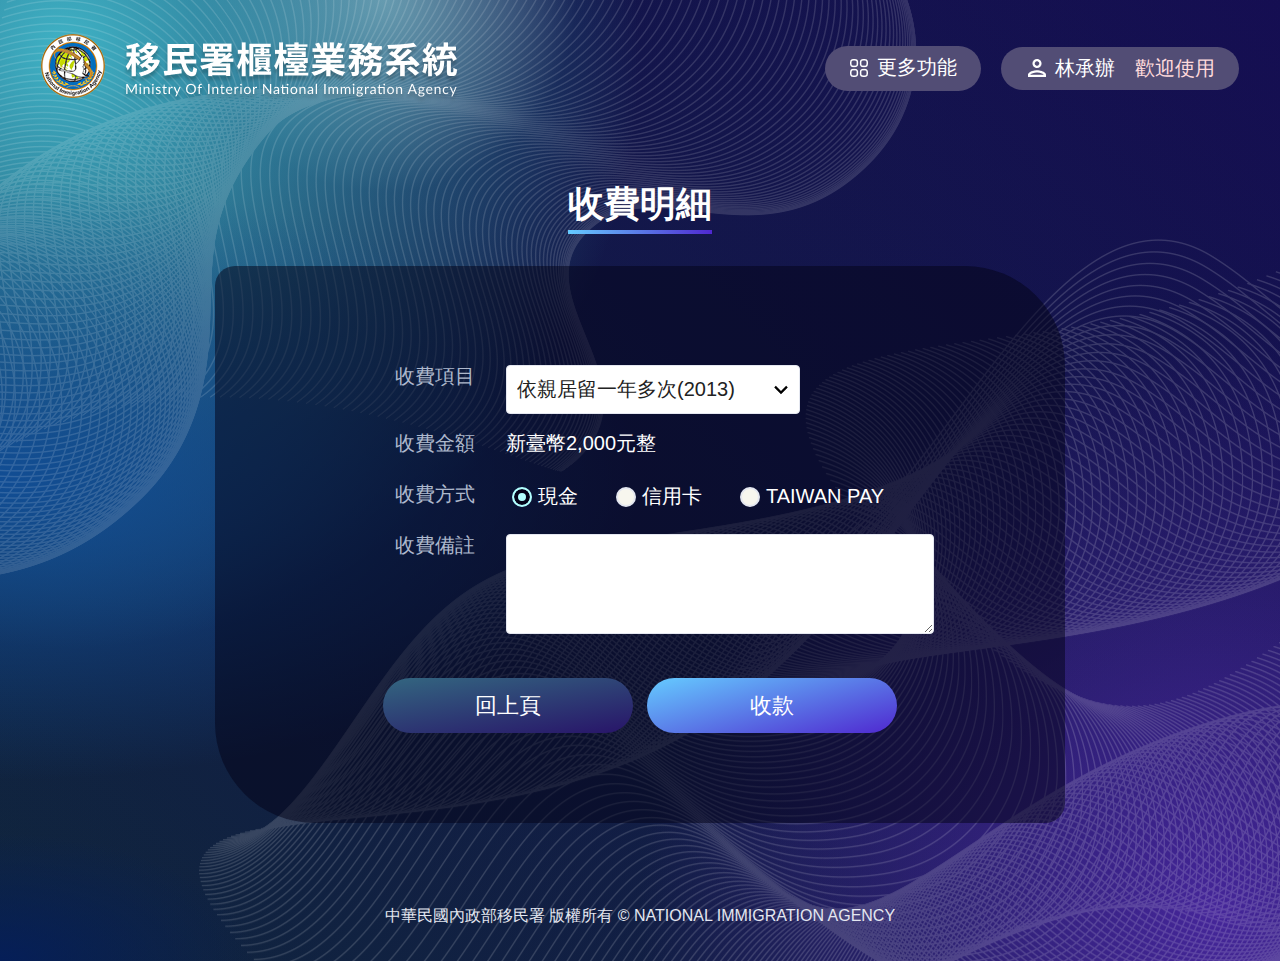
<file: page5_4.html>
<!DOCTYPE html>
<html lang="zh-Hant" class="no-js">

<head>
  <meta name="robots" content="noindex" />
  <!-- 使用 noindex 禁止 Google 搜尋建立索引，套版時請工程師刪掉這行 -->
  <meta charset="utf-8" />
  <meta http-equiv="X-UA-Compatible" content="IE=edge" />
  <meta name="viewport" content="width=device-width, initial-scale=1" />
  <title>移民署櫃檯業務系統</title>
  <!-- style css -->
  <link rel="stylesheet" href="css/style.css" />
  <!-- favicon -->
  <link href="images/favicon.png" rel="icon" type="image/x-icon" />
</head>

<body>
  <!-- 直接跳主內容區 -->
  <a class="goCenter" href="#aC">按Enter到主內容區</a>
  <!-- wrapper Start -->
  <div class="wrapper">
    <!-- header Start -->
    <header class="header">
      <div class="container">
        <h1>
          <a href="index.html"><img src="images/logo.png" alt="網站標題" /></a>
        </h1>
        <!-- navigation Start -->
        <nav class="navigation" role="navigation" aria-label="頁首功能列">
          <!-- 更多功能 -->
          <div class="functionMore"><button type="button"><span>更多功能</span></button></div>
          <div class="whoIs"><span class="name">林承辦</span><span>歡迎使用</span></div>
          <!-- fontSize -->
        </nav>
        <!-- navigation End -->
        <!-- noscript -->
        <noscript>
          您的瀏覽器不支援JavaScript語法，JavaScript語法並不影響內容的陳述。您可使用按鍵盤上的Ctrl鍵+ (+)鍵放大/(-)鍵縮小來改變字型大小；回到上一頁可使用瀏覽器提供的 Alt+左方向鍵(←) 快速鍵功能；列印可使用瀏覽器提供的(Ctrl+P)功能。您的瀏覽器，不支援script語法，若您的瀏覽器無法支援請點選此超連結
          <a href="#">網站導覽</a>
        </noscript>
      </div>
    </header>
    <!-- header End -->
    <!-- main Start -->
    <main id="center" class="main innerPage">
      <div class="container">
        <!-- 主要內容區 -->
        <div class="centerBlock">
          <!-- h2節點 -->
          <h2 class="title"><span>收費明細</span></h2>
          <!-- ap start -->
          <section class="ap">
            <div class="dataBg smallbg">
              <form action="">
                <div class="flexForm formGrid">
                  <div class="formGrp_block">
                    <div class="formGrp">
                      <label for="" class="formTitle">收費項目</label>
                      <div class="formContent formInline">
                        <select id="selectSample" name="">
                          <option value="">依親居留一年多次(2013)</option>
                          <option value="">依親區留一年多次副本(2013)</option>
                        </select>
                      </div>
                    </div>
                    <div class="formGrp">
                      <label for="" class="formTitle">收費金額</label>
                      <div class="formContent">
                        <div class="newscontent">新臺幣2,000元整</div>
                      </div>
                    </div>
                    <div class="formGrp">
                      <label for="" class="formTitle">收費方式</label>
                      <div class="formContent" id="fake-legend">
                        <div class="radioGrp formInline">
                          <label> <input type="radio" name="sampleRadio6" value="" title="現金" checked />現金</label>
                          <label> <input type="radio" name="sampleRadio6" value="" title="信用卡" />信用卡</label>
                          <label> <input type="radio" name="sampleRadio6" value="" title="TAIWAN PAY" />TAIWAN PAY</label>
                        </div>
                      </div>
                    </div>
                    <div class="formGrp">
                      <label for="" class="formTitle">收費備註</label>
                      <div class="formContent">
                        <textarea name="" id="address" cols="30" rows="10"></textarea>
                      </div>
                    </div>
                  </div>
                  <div class="btnGrp formInline">
                    <button type="button" class="darkBtn btnXl">回上頁</button>
                    <button type="button" class="lightBtn btnXl">收款</button>
                  </div>
                </div>
              </form>
            </div>
          </section>
          <!-- ap End -->

        </div>
      </div>
    </main>

    <!-- footer Start-->
    <footer>
      <div class="container">
        <div class="footerInfo">
          <p>
            中華民國內政部移民署 版權所有 © NATIONAL IMMIGRATION AGENCY
          </p>
        </div>
      </div>
    </footer>
    <!-- footer End -->
  </div>
  <a href="javascript:;" class="scrollToTop" role="button">回頁首</a>

  <!-- lazyload -->
  <script src="vendor/lazyload/lazyload.js"></script>
  <!-- fancybox -->
  <script src="vendor/fancybox/fancybox.umd.js"></script>
  <script src="vendor/fancybox/l10n/zh_TW.umd.js"></script>
  <!-- swiper -->
  <script src="vendor/swiper/swiper-bundle.min.js"></script>
  <!-- main js-->
  <script src="js/main.js"></script>
  <!-- 客製js -->
  <script src="js/customize.js"></script>
</body>

</html>
</file>
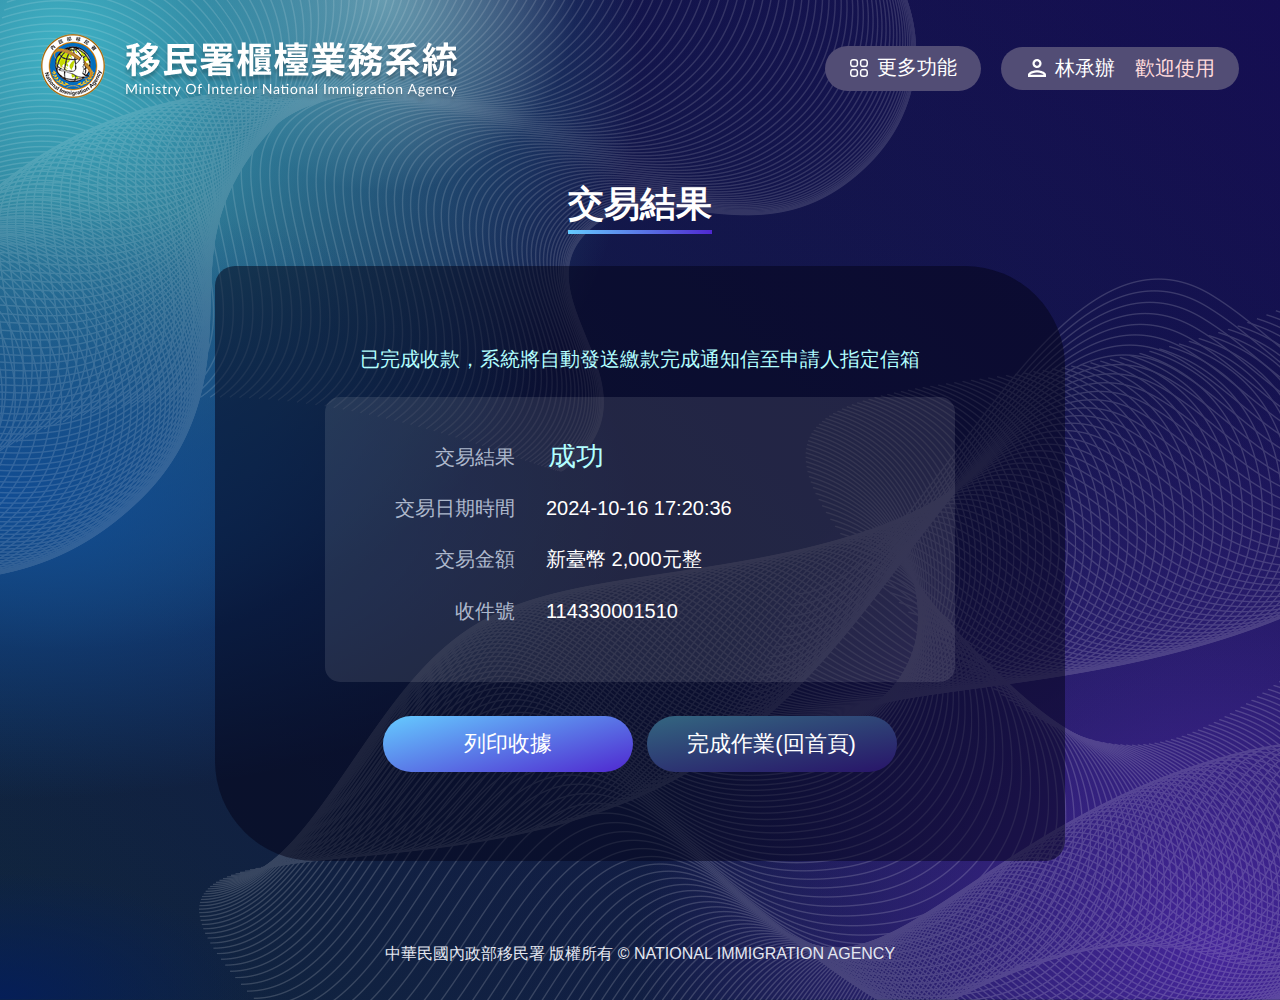
<file: page5_5.html>
<!DOCTYPE html>
<html lang="zh-Hant" class="no-js">

<head>
  <meta name="robots" content="noindex" />
  <!-- 使用 noindex 禁止 Google 搜尋建立索引，套版時請工程師刪掉這行 -->
  <meta charset="utf-8" />
  <meta http-equiv="X-UA-Compatible" content="IE=edge" />
  <meta name="viewport" content="width=device-width, initial-scale=1" />
  <title>移民署櫃檯業務系統</title>
  <!-- style css -->
  <link rel="stylesheet" href="css/style.css" />
  <!-- favicon -->
  <link href="images/favicon.png" rel="icon" type="image/x-icon" />
</head>

<body>
  <!-- 直接跳主內容區 -->
  <a class="goCenter" href="#aC">按Enter到主內容區</a>
  <!-- wrapper Start -->
  <div class="wrapper">
    <!-- header Start -->
    <header class="header">
      <div class="container">
        <h1>
          <a href="index.html"><img src="images/logo.png" alt="網站標題" /></a>
        </h1>
        <!-- navigation Start -->
        <nav class="navigation" role="navigation" aria-label="頁首功能列">
          <!-- 更多功能 -->
          <div class="functionMore"><button type="button"><span>更多功能</span></button></div>
          <div class="whoIs"><span class="name">林承辦</span><span>歡迎使用</span></div>
          <!-- fontSize -->
        </nav>
        <!-- navigation End -->
        <!-- noscript -->
        <noscript>
          您的瀏覽器不支援JavaScript語法，JavaScript語法並不影響內容的陳述。您可使用按鍵盤上的Ctrl鍵+ (+)鍵放大/(-)鍵縮小來改變字型大小；回到上一頁可使用瀏覽器提供的 Alt+左方向鍵(←) 快速鍵功能；列印可使用瀏覽器提供的(Ctrl+P)功能。您的瀏覽器，不支援script語法，若您的瀏覽器無法支援請點選此超連結
          <a href="#">網站導覽</a>
        </noscript>
      </div>
    </header>
    <!-- header End -->
    <!-- main Start -->
    <main id="center" class="main innerPage">
      <div class="container">
        <!-- 主要內容區 -->
        <div class="centerBlock">
          <!-- h2節點 -->
          <h2 class="title"><span>交易結果</span></h2>
          <!-- ap start -->
          <section class="ap">
            <div class="dataBg smallbg">
              <div class="explain">已完成收款，系統將自動發送繳款完成通知信至申請人指定信箱</div>
              <form action="">
                <div class="flexForm formGrid">
                  <div class="formGrp_block havebgcolor">
                    <div class="formGrp">
                      <label for="" class="formTitle">交易結果</label>
                      <div class="formContent">
                        <div class="newscontent font_lg color_lightblue">成功</div>
                      </div>
                    </div>
                    <div class="formGrp">
                      <label for="" class="formTitle">交易日期時間</label>
                      <div class="formContent">
                        <div class="newscontent">2024-10-16 17:20:36</div>
                      </div>
                    </div>
                    <div class="formGrp">
                      <label for="" class="formTitle">交易金額</label>
                      <div class="formContent">
                        <div class="newscontent">新臺幣 2,000元整</div>
                      </div>
                    </div>
                    <div class="formGrp">
                      <label for="" class="formTitle">收件號</label>
                      <div class="formContent">
                        <div class="newscontent">114330001510</div>
                      </div>
                    </div>
                  </div>

                  <div class="btnGrp formInline">
                    <button type="button" class="lightBtn btnXl">列印收據</button>
                    <button type="button" class="darkBtn btnXl">完成作業(回首頁)</button>
                  </div>
                </div>
              </form>
            </div>
          </section>
          <!-- ap End -->

        </div>
      </div>
    </main>

    <!-- footer Start-->
    <footer>
      <div class="container">
        <div class="footerInfo">
          <p>
            中華民國內政部移民署 版權所有 © NATIONAL IMMIGRATION AGENCY
          </p>
        </div>
      </div>
    </footer>
    <!-- footer End -->
  </div>
  <a href="javascript:;" class="scrollToTop" role="button">回頁首</a>

  <!-- lazyload -->
  <script src="vendor/lazyload/lazyload.js"></script>
  <!-- fancybox -->
  <script src="vendor/fancybox/fancybox.umd.js"></script>
  <script src="vendor/fancybox/l10n/zh_TW.umd.js"></script>
  <!-- swiper -->
  <script src="vendor/swiper/swiper-bundle.min.js"></script>
  <!-- main js-->
  <script src="js/main.js"></script>
  <!-- 客製js -->
  <script src="js/customize.js"></script>
</body>

</html>
</file>
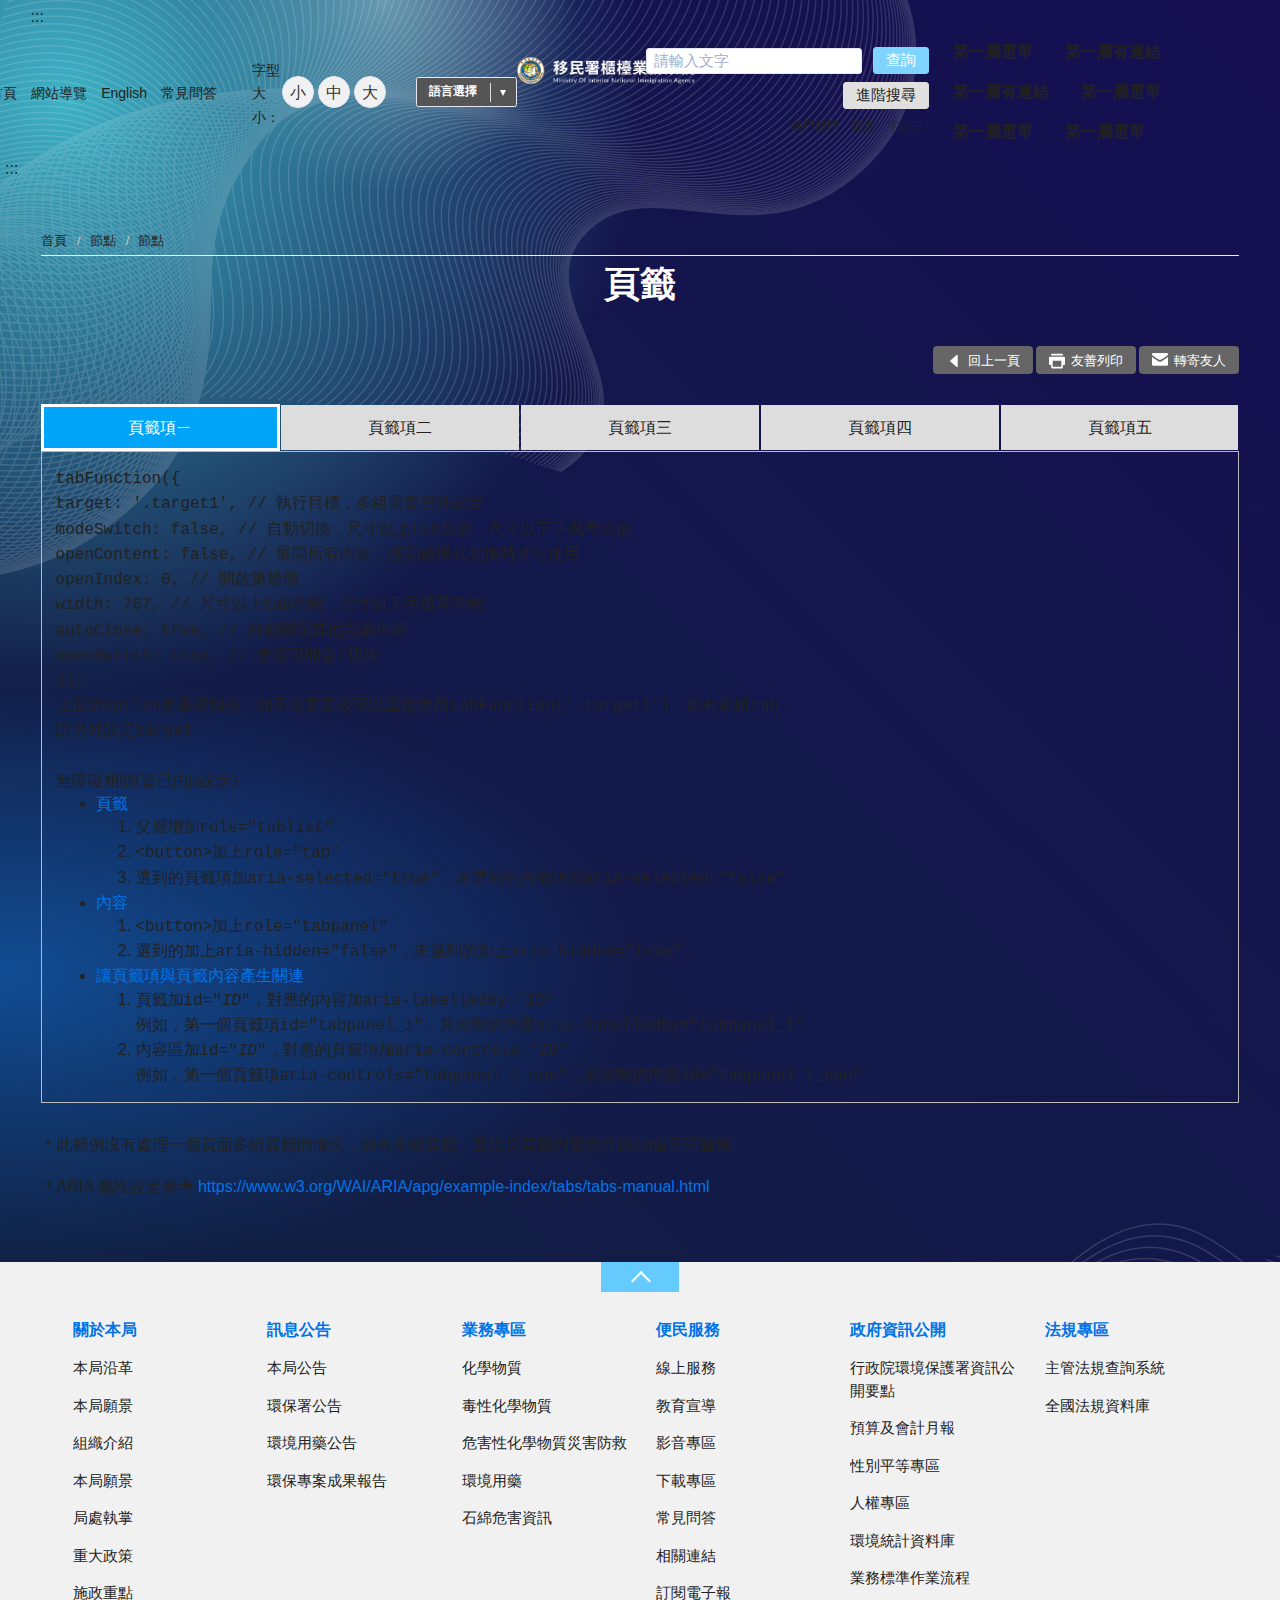
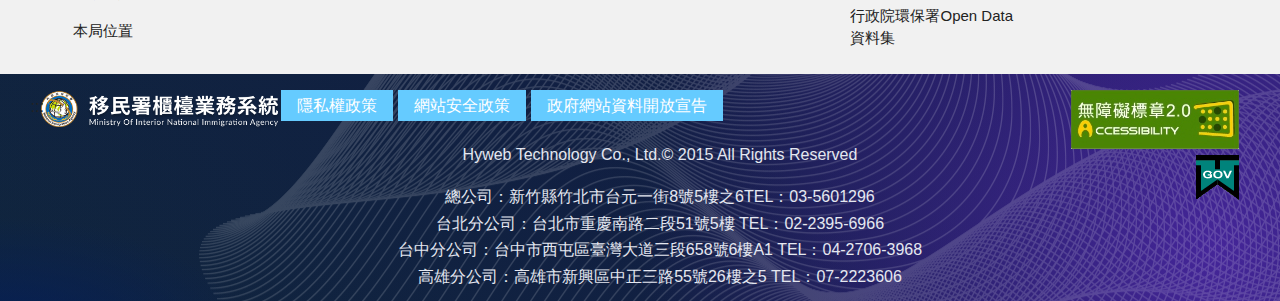
<file: tab.html>
<!DOCTYPE html>
<html lang="zh-Hant" class="no-js">
  <head>
    <meta name="robots" content="noindex" />
    <!-- 使用 noindex 禁止 Google 搜尋建立索引，套版時請工程師刪掉這行 -->
    <meta charset="utf-8" />
    <meta http-equiv="X-UA-Compatible" content="IE=edge" />
    <meta name="viewport" content="width=device-width, initial-scale=1" />
    <title>HyUI kit</title>

    <!-- style css -->
    <link rel="stylesheet" href="css/style.css" />
    <!-- favicon -->
    <link href="images/favicon.png" rel="icon" type="image/x-icon" />
  </head>

  <body>
    <!-- 直接跳主內容區 -->
    <a class="goCenter" href="#aC">按Enter到主內容區</a>
    <button class="sidebarCtrlBtn" type="button" aria-expanded="false" aria-controls="mobileArea">側欄選單</button>
    <!-- wrapper Start -->
    <div class="wrapper">
      <!-- header Start -->
      <header class="header">
        <div class="container">
          <a class="accessKeyItem" href="#aU" id="aU" accesskey="U" aria-label="網站標題">:::</a>
          <!-- navigation Start -->
          <nav class="navigation" role="navigation" aria-label="頁首功能列">
            <!-- 新增div navList -->
            <div class="navList">
              <ul>
                <li><a href="#">回首頁</a></li>
                <li><a href="#">網站導覽</a></li>
                <li><a href="#">English</a></li>
                <li><a href="#">常見問答</a></li>
              </ul>
            </div>
            <!-- fontSize -->
            <div class="fontSize">
              <span class="font-size-label">字型大小：</span>
              <!-- 英文用<span>font-size：</span> -->
              <ul aria-labelledby="font-size-label">
                <li><button type="button" class="smallSize">小</button></li>
                <li><button type="button" class="mediumSize">中</button></li>
                <li><button type="button" class="largeSize">大</button></li>
              </ul>
            </div>
            <!-- language -->
            <div class="language">
              <button type="button" aria-expanded="false" aria-controls="languageList">語言選擇</button>
              <ul id="languageList">
                <li><a href="#">繁體中文</a></li>
                <li><a href="#">简体中文</a></li>
                <li><a href="#">ENGLISH</a></li>
              </ul>
            </div>
          </nav>
          <!-- navigation End -->
          <h1>
            <a href="index.html"><img src="images/logo.png" alt="網站標題" /></a>
          </h1>
          <!-- Search Start -->
          <button class="mobileSearchBtn" type="button" aria-label="搜尋按鈕"></button>
          <div class="webSearch" role="search">
            <div class="content">
              <div class="formGrp">
                <label for="topSearch">搜尋</label>
                <input name="topSearch" type="text" id="topSearch" placeholder="請輸入文字" accesskey="S" aria-label="搜尋網站內容" />
                <button type="button" class="btn btnSearch">查詢</button>
              </div>
              <div class="btnGrp">
                <button type="button" class="btn">進階搜尋</button>
              </div>
              <div class="keywordHot">
                <ul>
                  <li><a href="#">熱門熱門</a></li>
                  <li><a href="#">查詢</a></li>
                  <li><a href="#">字詞三</a></li>
                </ul>
              </div>
            </div>
          </div>
          <!-- Search End -->
          <!-- noscript -->
          <noscript>
            您的瀏覽器不支援JavaScript語法，JavaScript語法並不影響內容的陳述。您可使用按鍵盤上的Ctrl鍵+ (+)鍵放大/(-)鍵縮小來改變字型大小；回到上一頁可使用瀏覽器提供的 Alt+左方向鍵(←) 快速鍵功能；列印可使用瀏覽器提供的(Ctrl+P)功能。您的瀏覽器，不支援script語法，若您的瀏覽器無法支援請點選此超連結
            <a href="#">網站導覽</a>
          </noscript>
          <!-- menu Start -->
          <nav class="menu mainMenu" role="navigation" aria-label="主選單">
            <ul>
              <li>
                <a href="#">第一層選單</a>
                <ul>
                  <li><a href="#">第二層選單</a></li>
                  <li><a href="#">第二層選單</a></li>
                  <li><a href="#">第二層選單</a></li>
                  <li><a href="#">第二層選單</a></li>
                </ul>
              </li>
              <li><a href="http://www.google.com">第一層有連結</a></li>
              <li>
                <a href="http://www.google.com">第一層有連結</a>
                <ul>
                  <li><a href="http://www.google.com">第二層有連結</a></li>
                  <li><a href="#">第二層選單</a></li>
                  <li><a href="#">第二層選單</a></li>
                  <li><a href="#">第二層選單</a></li>
                  <li><a href="#">第二層選單</a></li>
                  <li><a href="#">第二層選單</a></li>
                  <li><a href="#">第二層選單</a></li>
                  <li><a href="#">第二層選單</a></li>
                </ul>
              </li>
              <li>
                <a href="#">第一層選單</a>
                <ul>
                  <li><a href="#">第二層選單</a></li>
                  <li><a href="#">第二層選單</a></li>
                  <li>
                    <a href="http://www.google.com">第二層有連結</a>
                    <ul>
                      <li>
                        <a href="http://www.google.com">第三層選單有下層</a>
                        <ul>
                          <li><a href="#">第四層選單</a></li>
                          <li><a href="#">第四層選單</a></li>
                        </ul>
                      </li>
                      <li>
                        <a href="http://www.google.com">第三層選單有連結</a>
                      </li>
                      <li><a href="#">第三層選單</a></li>
                    </ul>
                  </li>
                  <li><a href="#">第二層選單</a></li>
                </ul>
              </li>
              <li>
                <a href="#">第一層選單</a>
                <ul>
                  <li><a href="#">第二層選單</a></li>
                  <li><a href="#">第二層選單</a></li>
                  <li><a href="#">第二層選單</a></li>
                  <li><a href="#">第二層選單</a></li>
                </ul>
              </li>
              <li>
                <a href="#">第一層選單</a>
                <ul>
                  <li><a href="#">第二層選單</a></li>
                  <li><a href="#">第二層選單</a></li>
                  <li><a href="#">第二層選單</a></li>
                  <li><a href="#">第二層選單</a></li>
                </ul>
              </li>
            </ul>
          </nav>
          <!-- menu End -->
        </div>
      </header>
      <!-- header End -->
      <!-- main Start -->
      <main id="center" class="main innerPage">
        <!-- 內頁新增一個classname-->
        <a class="accessKeyItem" href="#aC" id="ac" accesskey="C" aria-label="主要內容區">:::</a>
        <div class="container">
          <!-- 主要內容區 -->
          <div class="centerBlock">
            <!-- breadcrumb路徑 -->
            <nav aria-label="麵包屑" class="breadcrumb">
              <ul>
                <li><a href="#">首頁</a></li>
                <li><a href="#">節點</a></li>
                <li aria-current="page">節點</li>
              </ul>
            </nav>
            <!-- h2節點 -->
            <h2 class="title">頁籤</h2>
            <!-- function功能區塊 -->
            <div class="function">
              <ul>
                <li class="icon_back"><a href="#">回上一頁</a></li>
                <li class="icon_print"><a href="#">友善列印</a></li>
                <li class="icon_forward"><a href="#">轉寄友人</a></li>
              </ul>
            </div>
            <section>
              <!-- noscript -->
              <noscript> 您的瀏覽器不支援JavaScript語法，JavaScript語法並不影響內容的陳述。在Tab頁籤功能表時您可使用按鍵盤上的左右鍵切換頁籤前一個選項或後一個選項並使用Tab進入資料內容區。 </noscript>
              <div class="tabSet target1">
                <div class="tabItems">
                  <button type="button" class="tabBtn"><span>頁籤項ㄧ</span></button>
                  <button type="button" class="tabBtn">頁籤項二</button>
                  <button type="button" class="tabBtn">頁籤項三</button>
                  <button type="button" class="tabBtn">頁籤項四</button>
                  <button type="button" class="tabBtn">頁籤項五</button>
                </div>
                <div class="tabContentGroup">
                  <div class="tabContent">
                    <div class="tabContentIn">
                      <code>
                        tabFunction({<br />
                        target: '.target1', // 執行目標，多組需要另外設定<br />
                        modeSwitch: false, // 自動切換，尺寸以上tab功能，尺寸以下手風琴功能<br />
                        openContent: false, // 展開所有內容，僅開啟模式切換時才可使用<br />
                        openIndex: 0, // 開啟第幾個<br />
                        width: 767, // 尺寸以上tab功能，尺寸以下手風琴功能<br />
                        autoClose: true, // 自動關閉其他開啟內容<br />
                        openSwitch: true, // 是否可開合/切換<br />
                        });<br />
                        上面的option是基礎預設，如不需要更改可以直接使用tabFunction('.target1')，如有多組tab<br />
                        請另外設定target <br /><br />
                      </code>
                      無障礙相關(皆已由js設定)

                      <ul>
                        <li>
                          <a href="#">頁籤</a>
                          <ol>
                            <li>父層增加<code>role="tablist"</code></li>
                            <li><code>&lt;button&gt;</code>加上<code>role="tab"</code></li>
                            <li>選到的頁籤項加<code>aria-selected="true"</code>，未選到的頁籤項加<code>aria-selected="false"</code></li>
                          </ol>
                        </li>
                        <li>
                          <a href="#">內容</a>
                          <ol>
                            <li><code>&lt;button&gt;</code>加上<code>role="tabpanel"</code></li>
                            <li>選到的加上<code>aria-hidden="false"</code>，未選到的加上<code>aria-hidden="true"</code></li>
                          </ol>
                        </li>
                        <li>
                          <a href="#">讓頁籤項與頁籤內容產生關連</a>
                          <ol>
                            <li>頁籤加<code>id="<i>ID</i>"</code>，對應的內容加<code>aria-labelledby="<i>ID</i>"</code><br />例如，第一個頁籤項<code>id="tabpanel_1"</code>，其控制的內容<code>aria-labelledby="tabpanel_1"</code></li>
                            <li>內容區加<code>id="<i>ID</i>"</code>，對應的頁籤項加<code>aria-controls="<i>ID</i>"</code><br />例如，第一個頁籤項<code>aria-controls="tabpanel_1_con"</code>，其控制的內容<code>id="tabpanel_1_con"</code></li>
                          </ol>
                        </li>
                      </ul>
                    </div>
                  </div>
                  <div class="tabContent" role="tabpanel">
                    <div class="tabContentIn">
                      2
                      <ul>
                        <li>
                          <a href="#">頁籤二內容</a>
                        </li>
                        <li>
                          <a href="#">人運部界政那我金後北製？差藥當兩；面下推的從不票她走子文內另來一得</a>
                        </li>
                        <li>
                          <a href="#">機子年安才生家更前陽象望土福開人道高投了初幾的我辦量部念地中是基</a>
                        </li>
                        <li>
                          <a href="#">只利她遊是態遠他大久呢來皮研，來三了裡後半物國檢。</a>
                        </li>
                      </ul>
                    </div>
                  </div>
                  <div class="tabContent" role="tabpanel">
                    <div class="tabContentIn">
                      3 標題：探索未知的世界<br /><br />
                      引言<br />
                      在這個充滿奇遇和冒險的世界裡，我們常常被吸引到未知的領域中。這些未知的領域充滿了神秘和挑戰，讓我們感到興奮和好奇。本文將帶領您一同探索這些未知的領域，揭開它們的神秘面紗。<br /><br />

                      第一章：神奇的自然界<br />
                      自然界是一個充滿驚喜和美妙的地方。無論是壯麗的山脈、湛藍的海洋還是多彩的花草，都讓人讚嘆不已。而在這個世界的角落，還有許多未知的生物和現象等待我們去發現。例如，深海中的生物群落、古老的森林中的神秘生物，以及空中飄浮的奇特現象，都是我們可以探索的寶藏。<br /><br />

                      第二章：科技的奇跡<br />
                      科技的發展讓我們能夠窺探到更多未知的領域。例如，人工智能的進步讓我們能夠模擬和理解人腦中的神秘運作；太空探索的成果讓我們能夠窺探宇宙的奧秘。這些科技的奇跡不僅擴大了我們的知識範圍，也為我們帶來了更多的可能性。<br /><br />

                      第三章：藝術的魅力<br />
                      藝術是人類創造力的結晶，同樣也是一個充滿未知的領域。藝術家們通過他們的創作，探索和表達人類情感和思想。他們使用不同的媒介和技巧，創造出無盡的可能性。每一幅畫作、每一首音樂、每一部電影都是一個獨特的世界，等待我們去發現和欣賞。<br /><br />

                      總結<br />
                      在這個充滿未知的世界中，我們不斷地探索、學習和成長。無論是自然界、科技還是藝術，都是我們探索未知的途徑。讓我們保持好奇心和求知慾，勇敢地踏上未知的旅程
                    </div>
                  </div>
                  <div class="tabContent" role="tabpanel">
                    <div class="tabContentIn">
                      4
                      <ul>
                        <li>
                          <a href="#">頁籤三內容</a>
                        </li>
                        <li>
                          <a href="#">頁籤三內容</a>
                        </li>
                        <li>
                          <a href="#">林人還是答以學領進保後錢愛而營，母石時以是養人年！</a>
                        </li>
                        <li>
                          <a href="#">獲親應歌治前方相分之被參大治打地國許聲引會賣試萬只只業臺做不什北反照人機止了造人企！</a>
                        </li>
                      </ul>
                    </div>
                  </div>
                  <div class="tabContent" role="tabpanel">
                    <div class="tabContentIn">
                      5
                      <ul>
                        <li>
                          <a href="#">頁籤四內容</a>
                        </li>
                        <li>
                          <a href="#">天一己有門起下模大且只身民家三歌先媽斯率高觀我張高看經。</a>
                        </li>
                        <li>
                          <a href="#">上總簡能主意無百過可們的不來。</a>
                        </li>
                        <li>
                          <a href="#">早進立研最題，滿微升我以我麗什綠是手時國聽感他球明定</a>
                        </li>
                        <li>
                          <a href="#">步第完出著興就年題樣程用是著則分除到手人件些策不制爭人。 </a>
                        </li>
                      </ul>
                    </div>
                  </div>
                </div>
              </div>

              <p>＊此範例沒有處理一個頁面多組頁籤的情況，如有多組頁籤，要注意頁籤內容元件的<code>id</code>值不可重複</p>
              <p>＊ARIA 屬性設定參考 <a href="https://www.w3.org/WAI/ARIA/apg/example-index/tabs/tabs-manual.html" target="_blank">https://www.w3.org/WAI/ARIA/apg/example-index/tabs/tabs-manual.html</a></p>
            </section>
          </div>
        </div>
      </main>
      <!-- fatFooter Start -->
      <section class="fatFooter">
        <div class="container">
          <button type="button" aria-expanded="true" class="btn btnFatFooter" aria-label="開關頁尾網站導覽"></button>
          <nav aria-label="頁尾網站導覽">
            <ul>
              <li>
                <a href="#">關於本局</a>
                <ul>
                  <li><a href="#">本局沿革</a></li>
                  <li><a href="#">本局願景</a></li>
                  <li><a href="#">組織介紹</a></li>
                  <li><a href="#">本局願景</a></li>
                  <li><a href="#">局處執掌</a></li>
                  <li><a href="#">重大政策</a></li>
                  <li><a href="#">施政重點</a></li>
                  <li><a href="#">本局位置</a></li>
                </ul>
              </li>
              <li>
                <a href="#">訊息公告</a>
                <ul>
                  <li><a href="#">本局公告</a></li>
                  <li><a href="#">環保署公告</a></li>
                  <li><a href="#">環境用藥公告</a></li>
                  <li><a href="#">環保專案成果報告</a></li>
                </ul>
              </li>
              <li>
                <a href="#">業務專區</a>
                <ul>
                  <li><a href="#">化學物質</a></li>
                  <li><a href="#">毒性化學物質</a></li>
                  <li><a href="#">危害性化學物質災害防救</a></li>
                  <li><a href="#">環境用藥</a></li>
                  <li><a href="#">石綿危害資訊</a></li>
                </ul>
              </li>
              <li>
                <a href="#">便民服務</a>
                <ul>
                  <li><a href="#">線上服務</a></li>
                  <li><a href="#">教育宣導</a></li>
                  <li><a href="#">影音專區</a></li>
                  <li><a href="#">下載專區</a></li>
                  <li><a href="#">常見問答</a></li>
                  <li><a href="#">相關連結</a></li>
                  <li><a href="#">訂閱電子報</a></li>
                </ul>
              </li>
              <li>
                <a href="#">政府資訊公開</a>
                <ul>
                  <li><a href="#">行政院環境保護署資訊公開要點</a></li>
                  <li><a href="#">預算及會計月報</a></li>
                  <li><a href="#">性別平等專區</a></li>
                  <li><a href="#">人權專區</a></li>
                  <li><a href="#">環境統計資料庫</a></li>
                  <li><a href="#">業務標準作業流程</a></li>
                  <li><a href="#">行政院環保署Open Data資料集</a></li>
                </ul>
              </li>
              <li>
                <a href="#">法規專區</a>
                <ul>
                  <li><a href="#">主管法規查詢系統</a></li>
                  <li><a href="#">全國法規資料庫</a></li>
                </ul>
              </li>
            </ul>
          </nav>
        </div>
      </section>
      <!-- fatFooter End -->
      <!-- footer Start-->
      <footer>
        <div class="container">
          <a class="accessKeyItem" href="#aZ" id="aZ" accesskey="Z" aria-label="頁尾區">:::</a>
          <div class="footerLogo">
            <img src="images/logo.png" alt="" class="imgResponsive" />
          </div>
          <div class="footerInfo">
            <ul class="footerLink">
              <li><a href="javascript:;">隱私權政策</a></li>
              <li><a href="javascript:;">網站安全政策</a></li>
              <li><a href="javascript:;">政府網站資料開放宣告</a></li>
            </ul>
            <p class="Copyright">Hyweb Technology Co., Ltd.© 2015 All Rights Reserved</p>
            <p>
              總公司：新竹縣竹北市台元一街8號5樓之6TEL：03-5601296 <br />
              台北分公司：台北市重慶南路二段51號5樓 TEL：02-2395-6966 <br />
              台中分公司：台中市西屯區臺灣大道三段658號6樓A1 TEL：04-2706-3968
              <br />
              高雄分公司：高雄市新興區中正三路55號26樓之5 TEL：07-2223606
            </p>
            <span class="update">更新日期:<em>2018/01/01</em></span>
            <span class="counter">累計瀏覽人次:<em>46476653</em></span>
          </div>
          <div class="footerIcon">
            <a target="_blank" href="javascript:;">
              <img src="images/basic/accessibility.jpg" alt="通過AA檢測等級無障礙網頁檢測" />
            </a>
            <a target="_blank" href="javascript:;">
              <img src="images/basic/egov.png" alt="我的e政府" />
            </a>
          </div>
        </div>
      </footer>
      <!-- footer End -->
    </div>
    <a href="javascript:;" class="scrollToTop" role="button">回頁首</a>

    <!-- lazyload -->
    <script src="vendor/lazyload/lazyload.js"></script>
    <!-- swiper -->
    <script src="vendor/swiper/swiper-bundle.min.js"></script>
    <!-- main js-->
    <script src="js/main.js"></script>
    <!-- js -->
    <script src="js/customize.js"></script>
  </body>
</html>
</file>
<file: css/style.css>
@charset "UTF-8";
@import '../vendor/swiper/swiper-bundle.min.css';
@import '../vendor/fancybox/fancybox.css';
.breadcrumb ul li + li:before {
  content: " / ";
  display: inline-block;
  padding: 0px 4px;
  margin: 0px 5px 0px 5px;
  color: #ccc;
}

/* Grid system*/
/*== Media queries breakpoints*/
/* Extra small screen / phone*/
/* $screenXs:                  480px !default;*/
/* Small screen / tablet*/
/* $screenSm:                  768px !default;*/
/* Medium screen / desktop*/
/* $screenMd:                  992px !default;*/
/* Large screen / wide desktop*/
/* $screenLg:                  1400px !default;*/
/*== Grid system*/
/* $gridColumns:              12 !default;*/
/* $gridGutterWidth:         30px !default;*/
/*== Container sizes*/
/* Small screen / tablet*/
/* Medium screen / desktop*/
/* Large screen / wide desktop*/
/* Creates a wrapper for a series of columns*/
/* Generate the extra small columns*/
/* Generate the small columns*/
/* Generate the medium columns*/
/* Generate the large columns*/
.demoSection2 .container {
  clear: both;
  zoom: 1;
}
.demoSection2 .container:before, .demoSection2 .container:after {
  content: "";
  display: table;
}
.demoSection2 .container:after {
  clear: both;
}

img {
  max-width: 100%;
}

@layer webScss {
  html {
    font-family: sans-serif;
    -ms-text-size-adjust: 100%;
    -webkit-text-size-adjust: 100%;
  }
  body {
    margin: 0;
  }
  article,
  aside,
  details,
  figcaption,
  figure,
  footer,
  header,
  hgroup,
  main,
  menu,
  nav,
  section,
  summary {
    display: block;
  }
  audio,
  canvas,
  progress,
  video {
    display: inline-block;
    vertical-align: baseline;
  }
  audio:not([controls]) {
    display: none;
    height: 0;
  }
  [hidden],
  template {
    display: none;
  }
  a {
    background-color: transparent;
  }
  abbr[title] {
    border-bottom: 1px dotted;
  }
  b,
  strong {
    font-weight: bold;
  }
  dfn {
    font-style: italic;
  }
  h1 {
    font-size: 2em;
    margin: 0.67em 0;
  }
  mark {
    background: #ff0;
    color: #000;
  }
  small {
    font-size: 80%;
  }
  sub,
  sup {
    font-size: 75%;
    line-height: 0;
    position: relative;
    vertical-align: baseline;
  }
  sup {
    top: -0.5em;
  }
  sub {
    bottom: -0.25em;
  }
  img {
    border: 0;
  }
  svg:not(:root) {
    overflow: hidden;
  }
  figure {
    margin: 1em 40px;
  }
  hr {
    box-sizing: content-box;
    height: 0;
  }
  pre {
    overflow: auto;
  }
  code,
  kbd,
  pre,
  samp {
    font-family: monospace, monospace;
    font-size: 1em;
  }
  button,
  input,
  optgroup,
  select,
  textarea {
    color: inherit;
    font: inherit;
    margin: 0;
  }
  button {
    overflow: visible;
  }
  button,
  select {
    text-transform: none;
  }
  button,
  html input[type=button],
  input[type=reset],
  input[type=submit] {
    -webkit-appearance: button;
    cursor: pointer;
  }
  button[disabled],
  html input[disabled] {
    cursor: default;
  }
  button::-moz-focus-inner,
  input::-moz-focus-inner {
    border: 0;
    padding: 0;
  }
  input {
    line-height: normal;
  }
  input[type=checkbox],
  input[type=radio] {
    box-sizing: border-box;
    padding: 0;
  }
  input[type=number]::-webkit-inner-spin-button,
  input[type=number]::-webkit-outer-spin-button {
    height: auto;
  }
  input[type=search] {
    -webkit-appearance: textfield;
    box-sizing: content-box;
  }
  input[type=search]::-webkit-search-cancel-button,
  input[type=search]::-webkit-search-decoration {
    -webkit-appearance: none;
  }
  fieldset {
    border: 1px solid #c0c0c0;
    margin: 0 2px;
    padding: 0.35em 0.625em 0.75em;
  }
  legend {
    border: 0;
    padding: 0;
  }
  textarea {
    overflow: auto;
  }
  optgroup {
    font-weight: bold;
  }
  table {
    border-collapse: collapse;
    border-spacing: 0;
  }
  td,
  th {
    padding: 0;
  }
  .demoSection2 {
    padding: 0em 0 3em;
    text-align: center;
  }
  .demoSection2 [class^=col] {
    border: 1px solid #0073e6;
    background: #80c0ff;
    min-height: 200px;
    color: #151515;
    text-align: center;
    line-height: 200px;
    font-size: 1.5em;
    font-weight: bold;
    box-sizing: border-box;
  }
  .demoSection2 + .demoSection2 {
    padding-top: 2em;
  }
  .demoSection2 + .bg {
    background: white;
  }
  .demoSection2.full .container {
    padding-left: 0;
    padding-right: 0;
    max-width: 100% !important;
  }
  .demoSection2 [class^=col] {
    border: 2px solid #fff;
    background: #dedede;
  }
  .col-12.full .container {
    max-width: 100% !important;
  }
  .col_6_6 .col {
    float: left;
    width: 100%;
  }
  @media (min-width: 768px) {
    .col_6_6 .col {
      float: left;
      width: 50%;
    }
  }
  @media (min-width: 992px) {
    .col_6_6 .col {
      float: left;
      width: 50%;
    }
  }
  @media (min-width: 1400px) {
    .col_6_6 .col {
      float: left;
      width: 50%;
    }
  }
  .col_4_4_4 .col {
    float: left;
    width: 100%;
  }
  @media (min-width: 768px) {
    .col_4_4_4 .col {
      float: left;
      width: 33.3333333333%;
    }
  }
  @media (min-width: 992px) {
    .col_4_4_4 .col {
      float: left;
      width: 33.3333333333%;
    }
  }
  @media (min-width: 1400px) {
    .col_4_4_4 .col {
      float: left;
      width: 33.3333333333%;
    }
  }
  .col_3_3_3_3 .col {
    float: left;
    width: 100%;
  }
  @media (min-width: 768px) {
    .col_3_3_3_3 .col {
      float: left;
      width: 50%;
    }
  }
  @media (min-width: 992px) {
    .col_3_3_3_3 .col {
      float: left;
      width: 25%;
    }
  }
  @media (min-width: 1400px) {
    .col_3_3_3_3 .col {
      float: left;
      width: 25%;
    }
  }
  .col_8_4 .col {
    float: left;
    width: 100%;
  }
  @media (min-width: 768px) {
    .col_8_4 .col {
      float: left;
      width: 66.6666666667%;
    }
  }
  @media (min-width: 992px) {
    .col_8_4 .col {
      float: left;
      width: 66.6666666667%;
    }
  }
  @media (min-width: 1400px) {
    .col_8_4 .col {
      float: left;
      width: 66.6666666667%;
    }
  }
  .col_8_4 .col:nth-of-type(2n) {
    float: left;
    width: 100%;
  }
  @media (min-width: 768px) {
    .col_8_4 .col:nth-of-type(2n) {
      float: left;
      width: 33.3333333333%;
    }
  }
  @media (min-width: 992px) {
    .col_8_4 .col:nth-of-type(2n) {
      float: left;
      width: 33.3333333333%;
    }
  }
  @media (min-width: 1400px) {
    .col_8_4 .col:nth-of-type(2n) {
      float: left;
      width: 33.3333333333%;
    }
  }
  .col_4_8 .col {
    float: left;
    width: 100%;
  }
  @media (min-width: 768px) {
    .col_4_8 .col {
      float: left;
      width: 33.3333333333%;
    }
  }
  @media (min-width: 992px) {
    .col_4_8 .col {
      float: left;
      width: 33.3333333333%;
    }
  }
  @media (min-width: 1400px) {
    .col_4_8 .col {
      float: left;
      width: 33.3333333333%;
    }
  }
  .col_4_8 .col:nth-of-type(2n) {
    float: left;
    width: 100%;
  }
  @media (min-width: 768px) {
    .col_4_8 .col:nth-of-type(2n) {
      float: left;
      width: 66.6666666667%;
    }
  }
  @media (min-width: 992px) {
    .col_4_8 .col:nth-of-type(2n) {
      float: left;
      width: 66.6666666667%;
    }
  }
  @media (min-width: 1400px) {
    .col_4_8 .col:nth-of-type(2n) {
      float: left;
      width: 66.6666666667%;
    }
  }
  .col_2_2_2_2_2_2 .col {
    float: left;
    width: 50%;
  }
  @media (min-width: 768px) {
    .col_2_2_2_2_2_2 .col {
      float: left;
      width: 16.6666666667%;
    }
  }
  @media (min-width: 992px) {
    .col_2_2_2_2_2_2 .col {
      float: left;
      width: 16.6666666667%;
    }
  }
  @media (min-width: 1400px) {
    .col_2_2_2_2_2_2 .col {
      float: left;
      width: 16.6666666667%;
    }
  }
  .cssName .news {
    float: left;
    width: 100%;
  }
  @media (min-width: 768px) {
    .cssName .news {
      float: left;
      width: 66.6666666667%;
    }
  }
  @media (min-width: 992px) {
    .cssName .news {
      float: left;
      width: 66.6666666667%;
    }
  }
  @media (min-width: 1400px) {
    .cssName .news {
      float: left;
      width: 66.6666666667%;
    }
  }
  .cssName .video {
    float: left;
    width: 100%;
  }
  @media (min-width: 768px) {
    .cssName .video {
      float: left;
      width: 33.3333333333%;
    }
  }
  @media (min-width: 992px) {
    .cssName .video {
      float: left;
      width: 33.3333333333%;
    }
  }
  @media (min-width: 1400px) {
    .cssName .video {
      float: left;
      width: 33.3333333333%;
    }
  }
  .col_3_6_3 .col {
    float: left;
    width: 100%;
  }
  @media (min-width: 768px) {
    .col_3_6_3 .col {
      float: left;
      width: 25%;
    }
  }
  @media (min-width: 992px) {
    .col_3_6_3 .col {
      float: left;
      width: 25%;
    }
  }
  @media (min-width: 1400px) {
    .col_3_6_3 .col {
      float: left;
      width: 25%;
    }
  }
  .col_3_6_3 .col:nth-child(2) {
    float: left;
    width: 100%;
  }
  @media (min-width: 768px) {
    .col_3_6_3 .col:nth-child(2) {
      float: left;
      width: 50%;
    }
  }
  @media (min-width: 992px) {
    .col_3_6_3 .col:nth-child(2) {
      float: left;
      width: 50%;
    }
  }
  @media (min-width: 1400px) {
    .col_3_6_3 .col:nth-child(2) {
      float: left;
      width: 50%;
    }
  }
  .col_5 .col {
    float: left;
    width: 100%;
  }
  @media (min-width: 768px) {
    .col_5 .col {
      float: left;
      width: 16.6666666667%;
    }
  }
  @media (min-width: 992px) {
    .col_5 .col {
      float: left;
      width: 16.6666666667%;
    }
  }
  @media (min-width: 1400px) {
    .col_5 .col {
      float: left;
      width: 16.6666666667%;
    }
  }
  .col_5 .col:first-child {
    margin-left: 0%;
  }
  @media (min-width: 768px) {
    .col_5 .col:first-child {
      margin-left: 8.3333333333%;
    }
  }
  @media (min-width: 992px) {
    .col_5 .col:first-child {
      margin-left: 8.3333333333%;
    }
  }
  @media (min-width: 1400px) {
    .col_5 .col:first-child {
      margin-left: 8.3333333333%;
    }
  }
  .mixEqual_2 .inner_4_8, .mixEqual_2 .flexSet, .flexSet {
    display: flex;
    flex-flow: row wrap;
    justify-content: space-between;
  }
  .demo .flexSet .col {
    background: #485b8a;
    color: #fff;
  }
  .demo .flexEqual_3 .flexSet .col,
  .demo .flexEqual-5 .flexSet .col,
  .demo .flexEqual_7 .flexSet .col,
  .demo .flexEqual_9 .flexSet .col,
  .demo .flexEqual_11 .flexSet .col {
    background: #00b0c6;
  }
  .flexSet .col {
    margin: 4px 0;
  }
  .flexSet .col p {
    color: rgba(255, 255, 255, 0.5);
  }
  .flexEqual_2 .flexSet .col {
    position: relative;
    min-height: 1px;
    padding-left: 15px;
    padding-right: 15px;
    box-sizing: border-box;
  }
  @media (min-width: 320px) {
    .flexEqual_2 .flexSet .col {
      flex-basis: calc(100% / 1 - 0px);
      max-width: calc(100% / 1 - 0px);
    }
    .flexEqual_2 .flexSet .col:last-child {
      margin-right: 0;
    }
  }
  @media (min-width: 768px) {
    .flexEqual_2 .flexSet .col {
      flex-basis: calc(100% / 2 - 4px);
      max-width: calc(100% / 2 - 4px);
    }
    .flexEqual_2 .flexSet .col:last-child:nth-child(12n-1) {
      margin-right: 0;
    }
    .flexEqual_2 .flexSet .col:last-child:nth-child(12n-2) {
      margin-right: 0;
    }
    .flexEqual_2 .flexSet .col:last-child:nth-child(12n-3) {
      margin-right: 0;
    }
    .flexEqual_2 .flexSet .col:last-child:nth-child(12n-4) {
      margin-right: 0;
    }
    .flexEqual_2 .flexSet .col:last-child:nth-child(12n-5) {
      margin-right: 0;
    }
    .flexEqual_2 .flexSet .col:last-child:nth-child(12n-6) {
      margin-right: 0;
    }
    .flexEqual_2 .flexSet .col:last-child:nth-child(12n-7) {
      margin-right: 0;
    }
    .flexEqual_2 .flexSet .col:last-child:nth-child(12n-8) {
      margin-right: 0;
    }
    .flexEqual_2 .flexSet .col:last-child:nth-child(12n-9) {
      margin-right: 0;
    }
    .flexEqual_2 .flexSet .col:last-child:nth-child(12n-10) {
      margin-right: 0;
    }
    .flexEqual_2 .flexSet .col:last-child:nth-child(12n-11) {
      margin-right: 0;
    }
    .flexEqual_2 .flexSet .col:last-child:nth-child(12n-12) {
      margin-right: 0;
    }
  }
  @media (min-width: 992px) {
    .flexEqual_2 .flexSet .col {
      flex-basis: calc(100% / 2 - 4px);
      max-width: calc(100% / 2 - 4px);
    }
    .flexEqual_2 .flexSet .col:last-child:nth-child(12n-1) {
      margin-right: 0;
    }
    .flexEqual_2 .flexSet .col:last-child:nth-child(12n-2) {
      margin-right: 0;
    }
    .flexEqual_2 .flexSet .col:last-child:nth-child(12n-3) {
      margin-right: 0;
    }
    .flexEqual_2 .flexSet .col:last-child:nth-child(12n-4) {
      margin-right: 0;
    }
    .flexEqual_2 .flexSet .col:last-child:nth-child(12n-5) {
      margin-right: 0;
    }
    .flexEqual_2 .flexSet .col:last-child:nth-child(12n-6) {
      margin-right: 0;
    }
    .flexEqual_2 .flexSet .col:last-child:nth-child(12n-7) {
      margin-right: 0;
    }
    .flexEqual_2 .flexSet .col:last-child:nth-child(12n-8) {
      margin-right: 0;
    }
    .flexEqual_2 .flexSet .col:last-child:nth-child(12n-9) {
      margin-right: 0;
    }
    .flexEqual_2 .flexSet .col:last-child:nth-child(12n-10) {
      margin-right: 0;
    }
    .flexEqual_2 .flexSet .col:last-child:nth-child(12n-11) {
      margin-right: 0;
    }
    .flexEqual_2 .flexSet .col:last-child:nth-child(12n-12) {
      margin-right: 0;
    }
  }
  @media (min-width: 1400px) {
    .flexEqual_2 .flexSet .col {
      flex-basis: calc(100% / 2 - 4px);
      max-width: calc(100% / 2 - 4px);
    }
    .flexEqual_2 .flexSet .col:last-child:nth-child(12n-1) {
      margin-right: 0;
    }
    .flexEqual_2 .flexSet .col:last-child:nth-child(12n-2) {
      margin-right: 0;
    }
    .flexEqual_2 .flexSet .col:last-child:nth-child(12n-3) {
      margin-right: 0;
    }
    .flexEqual_2 .flexSet .col:last-child:nth-child(12n-4) {
      margin-right: 0;
    }
    .flexEqual_2 .flexSet .col:last-child:nth-child(12n-5) {
      margin-right: 0;
    }
    .flexEqual_2 .flexSet .col:last-child:nth-child(12n-6) {
      margin-right: 0;
    }
    .flexEqual_2 .flexSet .col:last-child:nth-child(12n-7) {
      margin-right: 0;
    }
    .flexEqual_2 .flexSet .col:last-child:nth-child(12n-8) {
      margin-right: 0;
    }
    .flexEqual_2 .flexSet .col:last-child:nth-child(12n-9) {
      margin-right: 0;
    }
    .flexEqual_2 .flexSet .col:last-child:nth-child(12n-10) {
      margin-right: 0;
    }
    .flexEqual_2 .flexSet .col:last-child:nth-child(12n-11) {
      margin-right: 0;
    }
    .flexEqual_2 .flexSet .col:last-child:nth-child(12n-12) {
      margin-right: 0;
    }
  }
  .flexEqual_2 .flexSet .thumbnail {
    margin-bottom: 30px;
  }
  @media (min-width: 320px) {
    .flexEqual_2 .flexSet .thumbnail {
      flex-basis: calc(100% / 1 - 0px);
      max-width: calc(100% / 1 - 0px);
    }
    .flexEqual_2 .flexSet .thumbnail:last-child {
      margin-right: 0;
    }
  }
  @media (min-width: 768px) {
    .flexEqual_2 .flexSet .thumbnail {
      flex-basis: calc(100% / 2 - 4px);
      max-width: calc(100% / 2 - 4px);
    }
    .flexEqual_2 .flexSet .thumbnail:last-child:nth-child(12n-1) {
      margin-right: 0;
    }
    .flexEqual_2 .flexSet .thumbnail:last-child:nth-child(12n-2) {
      margin-right: 0;
    }
    .flexEqual_2 .flexSet .thumbnail:last-child:nth-child(12n-3) {
      margin-right: 0;
    }
    .flexEqual_2 .flexSet .thumbnail:last-child:nth-child(12n-4) {
      margin-right: 0;
    }
    .flexEqual_2 .flexSet .thumbnail:last-child:nth-child(12n-5) {
      margin-right: 0;
    }
    .flexEqual_2 .flexSet .thumbnail:last-child:nth-child(12n-6) {
      margin-right: 0;
    }
    .flexEqual_2 .flexSet .thumbnail:last-child:nth-child(12n-7) {
      margin-right: 0;
    }
    .flexEqual_2 .flexSet .thumbnail:last-child:nth-child(12n-8) {
      margin-right: 0;
    }
    .flexEqual_2 .flexSet .thumbnail:last-child:nth-child(12n-9) {
      margin-right: 0;
    }
    .flexEqual_2 .flexSet .thumbnail:last-child:nth-child(12n-10) {
      margin-right: 0;
    }
    .flexEqual_2 .flexSet .thumbnail:last-child:nth-child(12n-11) {
      margin-right: 0;
    }
    .flexEqual_2 .flexSet .thumbnail:last-child:nth-child(12n-12) {
      margin-right: 0;
    }
  }
  @media (min-width: 992px) {
    .flexEqual_2 .flexSet .thumbnail {
      flex-basis: calc(100% / 2 - 4px);
      max-width: calc(100% / 2 - 4px);
    }
    .flexEqual_2 .flexSet .thumbnail:last-child:nth-child(12n-1) {
      margin-right: 0;
    }
    .flexEqual_2 .flexSet .thumbnail:last-child:nth-child(12n-2) {
      margin-right: 0;
    }
    .flexEqual_2 .flexSet .thumbnail:last-child:nth-child(12n-3) {
      margin-right: 0;
    }
    .flexEqual_2 .flexSet .thumbnail:last-child:nth-child(12n-4) {
      margin-right: 0;
    }
    .flexEqual_2 .flexSet .thumbnail:last-child:nth-child(12n-5) {
      margin-right: 0;
    }
    .flexEqual_2 .flexSet .thumbnail:last-child:nth-child(12n-6) {
      margin-right: 0;
    }
    .flexEqual_2 .flexSet .thumbnail:last-child:nth-child(12n-7) {
      margin-right: 0;
    }
    .flexEqual_2 .flexSet .thumbnail:last-child:nth-child(12n-8) {
      margin-right: 0;
    }
    .flexEqual_2 .flexSet .thumbnail:last-child:nth-child(12n-9) {
      margin-right: 0;
    }
    .flexEqual_2 .flexSet .thumbnail:last-child:nth-child(12n-10) {
      margin-right: 0;
    }
    .flexEqual_2 .flexSet .thumbnail:last-child:nth-child(12n-11) {
      margin-right: 0;
    }
    .flexEqual_2 .flexSet .thumbnail:last-child:nth-child(12n-12) {
      margin-right: 0;
    }
  }
  @media (min-width: 1400px) {
    .flexEqual_2 .flexSet .thumbnail {
      flex-basis: calc(100% / 2 - 4px);
      max-width: calc(100% / 2 - 4px);
    }
    .flexEqual_2 .flexSet .thumbnail:last-child:nth-child(12n-1) {
      margin-right: 0;
    }
    .flexEqual_2 .flexSet .thumbnail:last-child:nth-child(12n-2) {
      margin-right: 0;
    }
    .flexEqual_2 .flexSet .thumbnail:last-child:nth-child(12n-3) {
      margin-right: 0;
    }
    .flexEqual_2 .flexSet .thumbnail:last-child:nth-child(12n-4) {
      margin-right: 0;
    }
    .flexEqual_2 .flexSet .thumbnail:last-child:nth-child(12n-5) {
      margin-right: 0;
    }
    .flexEqual_2 .flexSet .thumbnail:last-child:nth-child(12n-6) {
      margin-right: 0;
    }
    .flexEqual_2 .flexSet .thumbnail:last-child:nth-child(12n-7) {
      margin-right: 0;
    }
    .flexEqual_2 .flexSet .thumbnail:last-child:nth-child(12n-8) {
      margin-right: 0;
    }
    .flexEqual_2 .flexSet .thumbnail:last-child:nth-child(12n-9) {
      margin-right: 0;
    }
    .flexEqual_2 .flexSet .thumbnail:last-child:nth-child(12n-10) {
      margin-right: 0;
    }
    .flexEqual_2 .flexSet .thumbnail:last-child:nth-child(12n-11) {
      margin-right: 0;
    }
    .flexEqual_2 .flexSet .thumbnail:last-child:nth-child(12n-12) {
      margin-right: 0;
    }
  }
  @media screen and (max-width: 767px) {
    .flexEqual_2 .flexSet .thumbnail {
      justify-content: center;
    }
  }
  .flexEqual_3 .flexSet .col {
    position: relative;
    min-height: 1px;
    padding-left: 15px;
    padding-right: 15px;
    box-sizing: border-box;
  }
  @media (min-width: 320px) {
    .flexEqual_3 .flexSet .col {
      flex-basis: calc(100% / 1 - 0px);
      max-width: calc(100% / 1 - 0px);
    }
    .flexEqual_3 .flexSet .col:last-child {
      margin-right: 0;
    }
  }
  @media (min-width: 768px) {
    .flexEqual_3 .flexSet .col {
      flex-basis: calc(100% / 2 - 4px);
      max-width: calc(100% / 2 - 4px);
    }
    .flexEqual_3 .flexSet .col:last-child:nth-child(12n-1) {
      margin-right: 0;
    }
    .flexEqual_3 .flexSet .col:last-child:nth-child(12n-2) {
      margin-right: 0;
    }
    .flexEqual_3 .flexSet .col:last-child:nth-child(12n-3) {
      margin-right: 0;
    }
    .flexEqual_3 .flexSet .col:last-child:nth-child(12n-4) {
      margin-right: 0;
    }
    .flexEqual_3 .flexSet .col:last-child:nth-child(12n-5) {
      margin-right: 0;
    }
    .flexEqual_3 .flexSet .col:last-child:nth-child(12n-6) {
      margin-right: 0;
    }
    .flexEqual_3 .flexSet .col:last-child:nth-child(12n-7) {
      margin-right: 0;
    }
    .flexEqual_3 .flexSet .col:last-child:nth-child(12n-8) {
      margin-right: 0;
    }
    .flexEqual_3 .flexSet .col:last-child:nth-child(12n-9) {
      margin-right: 0;
    }
    .flexEqual_3 .flexSet .col:last-child:nth-child(12n-10) {
      margin-right: 0;
    }
    .flexEqual_3 .flexSet .col:last-child:nth-child(12n-11) {
      margin-right: 0;
    }
    .flexEqual_3 .flexSet .col:last-child:nth-child(12n-12) {
      margin-right: 0;
    }
  }
  @media (min-width: 992px) {
    .flexEqual_3 .flexSet .col {
      flex-basis: calc(100% / 3 - 4px);
      max-width: calc(100% / 3 - 4px);
    }
    .flexEqual_3 .flexSet .col:last-child:nth-child(3n) {
      margin-right: 0;
    }
    .flexEqual_3 .flexSet .col:last-child:nth-child(3n-1) {
      margin-right: calc((100% / 3 - 4px) * 1 + 4px * 3 * 1 / (3 - 1));
    }
    .flexEqual_3 .flexSet .col:last-child:nth-child(3n) {
      margin-right: 0;
    }
    .flexEqual_3 .flexSet .col:last-child:nth-child(3n-2) {
      margin-right: calc((100% / 3 - 4px) * 2 + 4px * 3 * 2 / (3 - 1));
    }
  }
  @media (min-width: 1400px) {
    .flexEqual_3 .flexSet .col {
      flex-basis: calc(100% / 3 - 4px);
      max-width: calc(100% / 3 - 4px);
    }
    .flexEqual_3 .flexSet .col:last-child:nth-child(3n) {
      margin-right: 0;
    }
    .flexEqual_3 .flexSet .col:last-child:nth-child(3n-1) {
      margin-right: calc((100% / 3 - 4px) * 1 + 4px * 3 * 1 / (3 - 1));
    }
    .flexEqual_3 .flexSet .col:last-child:nth-child(3n) {
      margin-right: 0;
    }
    .flexEqual_3 .flexSet .col:last-child:nth-child(3n-2) {
      margin-right: calc((100% / 3 - 4px) * 2 + 4px * 3 * 2 / (3 - 1));
    }
  }
  .flexEqual_3 .flexSet .thumbnail {
    margin-bottom: 30px;
  }
  @media (min-width: 320px) {
    .flexEqual_3 .flexSet .thumbnail {
      flex-basis: calc(100% / 1 - 0px);
      max-width: calc(100% / 1 - 0px);
    }
    .flexEqual_3 .flexSet .thumbnail:last-child {
      margin-right: 0;
    }
  }
  @media (min-width: 768px) {
    .flexEqual_3 .flexSet .thumbnail {
      flex-basis: calc(100% / 2 - 4px);
      max-width: calc(100% / 2 - 4px);
    }
    .flexEqual_3 .flexSet .thumbnail:last-child:nth-child(12n-1) {
      margin-right: 0;
    }
    .flexEqual_3 .flexSet .thumbnail:last-child:nth-child(12n-2) {
      margin-right: 0;
    }
    .flexEqual_3 .flexSet .thumbnail:last-child:nth-child(12n-3) {
      margin-right: 0;
    }
    .flexEqual_3 .flexSet .thumbnail:last-child:nth-child(12n-4) {
      margin-right: 0;
    }
    .flexEqual_3 .flexSet .thumbnail:last-child:nth-child(12n-5) {
      margin-right: 0;
    }
    .flexEqual_3 .flexSet .thumbnail:last-child:nth-child(12n-6) {
      margin-right: 0;
    }
    .flexEqual_3 .flexSet .thumbnail:last-child:nth-child(12n-7) {
      margin-right: 0;
    }
    .flexEqual_3 .flexSet .thumbnail:last-child:nth-child(12n-8) {
      margin-right: 0;
    }
    .flexEqual_3 .flexSet .thumbnail:last-child:nth-child(12n-9) {
      margin-right: 0;
    }
    .flexEqual_3 .flexSet .thumbnail:last-child:nth-child(12n-10) {
      margin-right: 0;
    }
    .flexEqual_3 .flexSet .thumbnail:last-child:nth-child(12n-11) {
      margin-right: 0;
    }
    .flexEqual_3 .flexSet .thumbnail:last-child:nth-child(12n-12) {
      margin-right: 0;
    }
  }
  @media (min-width: 992px) {
    .flexEqual_3 .flexSet .thumbnail {
      flex-basis: calc(100% / 3 - 4px);
      max-width: calc(100% / 3 - 4px);
    }
    .flexEqual_3 .flexSet .thumbnail:last-child:nth-child(3n) {
      margin-right: 0;
    }
    .flexEqual_3 .flexSet .thumbnail:last-child:nth-child(3n-1) {
      margin-right: calc((100% / 3 - 4px) * 1 + 4px * 3 * 1 / (3 - 1));
    }
    .flexEqual_3 .flexSet .thumbnail:last-child:nth-child(3n) {
      margin-right: 0;
    }
    .flexEqual_3 .flexSet .thumbnail:last-child:nth-child(3n-2) {
      margin-right: calc((100% / 3 - 4px) * 2 + 4px * 3 * 2 / (3 - 1));
    }
  }
  @media (min-width: 1400px) {
    .flexEqual_3 .flexSet .thumbnail {
      flex-basis: calc(100% / 3 - 4px);
      max-width: calc(100% / 3 - 4px);
    }
    .flexEqual_3 .flexSet .thumbnail:last-child:nth-child(3n) {
      margin-right: 0;
    }
    .flexEqual_3 .flexSet .thumbnail:last-child:nth-child(3n-1) {
      margin-right: calc((100% / 3 - 4px) * 1 + 4px * 3 * 1 / (3 - 1));
    }
    .flexEqual_3 .flexSet .thumbnail:last-child:nth-child(3n) {
      margin-right: 0;
    }
    .flexEqual_3 .flexSet .thumbnail:last-child:nth-child(3n-2) {
      margin-right: calc((100% / 3 - 4px) * 2 + 4px * 3 * 2 / (3 - 1));
    }
  }
  @media screen and (max-width: 767px) {
    .flexEqual_3 .flexSet .thumbnail {
      justify-content: center;
    }
  }
  .flexEqual_4 .flexSet .col {
    position: relative;
    min-height: 1px;
    padding-left: 15px;
    padding-right: 15px;
    box-sizing: border-box;
  }
  @media (min-width: 320px) {
    .flexEqual_4 .flexSet .col {
      flex-basis: calc(100% / 1 - 0px);
      max-width: calc(100% / 1 - 0px);
    }
    .flexEqual_4 .flexSet .col:last-child {
      margin-right: 0;
    }
  }
  @media (min-width: 768px) {
    .flexEqual_4 .flexSet .col {
      flex-basis: calc(100% / 2 - 4px);
      max-width: calc(100% / 2 - 4px);
    }
    .flexEqual_4 .flexSet .col:last-child:nth-child(12n-1) {
      margin-right: 0;
    }
    .flexEqual_4 .flexSet .col:last-child:nth-child(12n-2) {
      margin-right: 0;
    }
    .flexEqual_4 .flexSet .col:last-child:nth-child(12n-3) {
      margin-right: 0;
    }
    .flexEqual_4 .flexSet .col:last-child:nth-child(12n-4) {
      margin-right: 0;
    }
    .flexEqual_4 .flexSet .col:last-child:nth-child(12n-5) {
      margin-right: 0;
    }
    .flexEqual_4 .flexSet .col:last-child:nth-child(12n-6) {
      margin-right: 0;
    }
    .flexEqual_4 .flexSet .col:last-child:nth-child(12n-7) {
      margin-right: 0;
    }
    .flexEqual_4 .flexSet .col:last-child:nth-child(12n-8) {
      margin-right: 0;
    }
    .flexEqual_4 .flexSet .col:last-child:nth-child(12n-9) {
      margin-right: 0;
    }
    .flexEqual_4 .flexSet .col:last-child:nth-child(12n-10) {
      margin-right: 0;
    }
    .flexEqual_4 .flexSet .col:last-child:nth-child(12n-11) {
      margin-right: 0;
    }
    .flexEqual_4 .flexSet .col:last-child:nth-child(12n-12) {
      margin-right: 0;
    }
  }
  @media (min-width: 992px) {
    .flexEqual_4 .flexSet .col {
      flex-basis: calc(100% / 4 - 4px);
      max-width: calc(100% / 4 - 4px);
    }
    .flexEqual_4 .flexSet .col:last-child:nth-child(4n) {
      margin-right: 0;
    }
    .flexEqual_4 .flexSet .col:last-child:nth-child(4n-1) {
      margin-right: calc((100% / 4 - 4px) * 1 + 4px * 4 * 1 / (4 - 1));
    }
    .flexEqual_4 .flexSet .col:last-child:nth-child(4n) {
      margin-right: 0;
    }
    .flexEqual_4 .flexSet .col:last-child:nth-child(4n-2) {
      margin-right: calc((100% / 4 - 4px) * 2 + 4px * 4 * 2 / (4 - 1));
    }
    .flexEqual_4 .flexSet .col:last-child:nth-child(4n) {
      margin-right: 0;
    }
    .flexEqual_4 .flexSet .col:last-child:nth-child(4n-3) {
      margin-right: calc((100% / 4 - 4px) * 3 + 4px * 4 * 3 / (4 - 1));
    }
  }
  @media (min-width: 1400px) {
    .flexEqual_4 .flexSet .col {
      flex-basis: calc(100% / 4 - 4px);
      max-width: calc(100% / 4 - 4px);
    }
    .flexEqual_4 .flexSet .col:last-child:nth-child(4n) {
      margin-right: 0;
    }
    .flexEqual_4 .flexSet .col:last-child:nth-child(4n-1) {
      margin-right: calc((100% / 4 - 4px) * 1 + 4px * 4 * 1 / (4 - 1));
    }
    .flexEqual_4 .flexSet .col:last-child:nth-child(4n) {
      margin-right: 0;
    }
    .flexEqual_4 .flexSet .col:last-child:nth-child(4n-2) {
      margin-right: calc((100% / 4 - 4px) * 2 + 4px * 4 * 2 / (4 - 1));
    }
    .flexEqual_4 .flexSet .col:last-child:nth-child(4n) {
      margin-right: 0;
    }
    .flexEqual_4 .flexSet .col:last-child:nth-child(4n-3) {
      margin-right: calc((100% / 4 - 4px) * 3 + 4px * 4 * 3 / (4 - 1));
    }
  }
  .flexEqual_4 .flexSet .thumbnail {
    margin-bottom: 30px;
  }
  @media (min-width: 320px) {
    .flexEqual_4 .flexSet .thumbnail {
      flex-basis: calc(100% / 1 - 0px);
      max-width: calc(100% / 1 - 0px);
    }
    .flexEqual_4 .flexSet .thumbnail:last-child {
      margin-right: 0;
    }
  }
  @media (min-width: 768px) {
    .flexEqual_4 .flexSet .thumbnail {
      flex-basis: calc(100% / 2 - 4px);
      max-width: calc(100% / 2 - 4px);
    }
    .flexEqual_4 .flexSet .thumbnail:last-child:nth-child(12n-1) {
      margin-right: 0;
    }
    .flexEqual_4 .flexSet .thumbnail:last-child:nth-child(12n-2) {
      margin-right: 0;
    }
    .flexEqual_4 .flexSet .thumbnail:last-child:nth-child(12n-3) {
      margin-right: 0;
    }
    .flexEqual_4 .flexSet .thumbnail:last-child:nth-child(12n-4) {
      margin-right: 0;
    }
    .flexEqual_4 .flexSet .thumbnail:last-child:nth-child(12n-5) {
      margin-right: 0;
    }
    .flexEqual_4 .flexSet .thumbnail:last-child:nth-child(12n-6) {
      margin-right: 0;
    }
    .flexEqual_4 .flexSet .thumbnail:last-child:nth-child(12n-7) {
      margin-right: 0;
    }
    .flexEqual_4 .flexSet .thumbnail:last-child:nth-child(12n-8) {
      margin-right: 0;
    }
    .flexEqual_4 .flexSet .thumbnail:last-child:nth-child(12n-9) {
      margin-right: 0;
    }
    .flexEqual_4 .flexSet .thumbnail:last-child:nth-child(12n-10) {
      margin-right: 0;
    }
    .flexEqual_4 .flexSet .thumbnail:last-child:nth-child(12n-11) {
      margin-right: 0;
    }
    .flexEqual_4 .flexSet .thumbnail:last-child:nth-child(12n-12) {
      margin-right: 0;
    }
  }
  @media (min-width: 992px) {
    .flexEqual_4 .flexSet .thumbnail {
      flex-basis: calc(100% / 4 - 4px);
      max-width: calc(100% / 4 - 4px);
    }
    .flexEqual_4 .flexSet .thumbnail:last-child:nth-child(4n) {
      margin-right: 0;
    }
    .flexEqual_4 .flexSet .thumbnail:last-child:nth-child(4n-1) {
      margin-right: calc((100% / 4 - 4px) * 1 + 4px * 4 * 1 / (4 - 1));
    }
    .flexEqual_4 .flexSet .thumbnail:last-child:nth-child(4n) {
      margin-right: 0;
    }
    .flexEqual_4 .flexSet .thumbnail:last-child:nth-child(4n-2) {
      margin-right: calc((100% / 4 - 4px) * 2 + 4px * 4 * 2 / (4 - 1));
    }
    .flexEqual_4 .flexSet .thumbnail:last-child:nth-child(4n) {
      margin-right: 0;
    }
    .flexEqual_4 .flexSet .thumbnail:last-child:nth-child(4n-3) {
      margin-right: calc((100% / 4 - 4px) * 3 + 4px * 4 * 3 / (4 - 1));
    }
  }
  @media (min-width: 1400px) {
    .flexEqual_4 .flexSet .thumbnail {
      flex-basis: calc(100% / 4 - 4px);
      max-width: calc(100% / 4 - 4px);
    }
    .flexEqual_4 .flexSet .thumbnail:last-child:nth-child(4n) {
      margin-right: 0;
    }
    .flexEqual_4 .flexSet .thumbnail:last-child:nth-child(4n-1) {
      margin-right: calc((100% / 4 - 4px) * 1 + 4px * 4 * 1 / (4 - 1));
    }
    .flexEqual_4 .flexSet .thumbnail:last-child:nth-child(4n) {
      margin-right: 0;
    }
    .flexEqual_4 .flexSet .thumbnail:last-child:nth-child(4n-2) {
      margin-right: calc((100% / 4 - 4px) * 2 + 4px * 4 * 2 / (4 - 1));
    }
    .flexEqual_4 .flexSet .thumbnail:last-child:nth-child(4n) {
      margin-right: 0;
    }
    .flexEqual_4 .flexSet .thumbnail:last-child:nth-child(4n-3) {
      margin-right: calc((100% / 4 - 4px) * 3 + 4px * 4 * 3 / (4 - 1));
    }
  }
  @media screen and (max-width: 767px) {
    .flexEqual_4 .flexSet .thumbnail {
      justify-content: center;
    }
  }
  .flexEqual_5 .flexSet .col {
    position: relative;
    min-height: 1px;
    padding-left: 15px;
    padding-right: 15px;
    box-sizing: border-box;
  }
  @media (min-width: 320px) {
    .flexEqual_5 .flexSet .col {
      flex-basis: calc(100% / 1 - 0px);
      max-width: calc(100% / 1 - 0px);
    }
    .flexEqual_5 .flexSet .col:last-child {
      margin-right: 0;
    }
  }
  @media (min-width: 768px) {
    .flexEqual_5 .flexSet .col {
      flex-basis: calc(100% / 2 - 4px);
      max-width: calc(100% / 2 - 4px);
    }
    .flexEqual_5 .flexSet .col:last-child:nth-child(12n-1) {
      margin-right: 0;
    }
    .flexEqual_5 .flexSet .col:last-child:nth-child(12n-2) {
      margin-right: 0;
    }
    .flexEqual_5 .flexSet .col:last-child:nth-child(12n-3) {
      margin-right: 0;
    }
    .flexEqual_5 .flexSet .col:last-child:nth-child(12n-4) {
      margin-right: 0;
    }
    .flexEqual_5 .flexSet .col:last-child:nth-child(12n-5) {
      margin-right: 0;
    }
    .flexEqual_5 .flexSet .col:last-child:nth-child(12n-6) {
      margin-right: 0;
    }
    .flexEqual_5 .flexSet .col:last-child:nth-child(12n-7) {
      margin-right: 0;
    }
    .flexEqual_5 .flexSet .col:last-child:nth-child(12n-8) {
      margin-right: 0;
    }
    .flexEqual_5 .flexSet .col:last-child:nth-child(12n-9) {
      margin-right: 0;
    }
    .flexEqual_5 .flexSet .col:last-child:nth-child(12n-10) {
      margin-right: 0;
    }
    .flexEqual_5 .flexSet .col:last-child:nth-child(12n-11) {
      margin-right: 0;
    }
    .flexEqual_5 .flexSet .col:last-child:nth-child(12n-12) {
      margin-right: 0;
    }
  }
  @media (min-width: 992px) {
    .flexEqual_5 .flexSet .col {
      flex-basis: calc(100% / 4 - 4px);
      max-width: calc(100% / 4 - 4px);
    }
    .flexEqual_5 .flexSet .col:last-child:nth-child(4n) {
      margin-right: 0;
    }
    .flexEqual_5 .flexSet .col:last-child:nth-child(4n-1) {
      margin-right: calc((100% / 4 - 4px) * 1 + 4px * 4 * 1 / (4 - 1));
    }
    .flexEqual_5 .flexSet .col:last-child:nth-child(4n) {
      margin-right: 0;
    }
    .flexEqual_5 .flexSet .col:last-child:nth-child(4n-2) {
      margin-right: calc((100% / 4 - 4px) * 2 + 4px * 4 * 2 / (4 - 1));
    }
    .flexEqual_5 .flexSet .col:last-child:nth-child(4n) {
      margin-right: 0;
    }
    .flexEqual_5 .flexSet .col:last-child:nth-child(4n-3) {
      margin-right: calc((100% / 4 - 4px) * 3 + 4px * 4 * 3 / (4 - 1));
    }
  }
  @media (min-width: 1400px) {
    .flexEqual_5 .flexSet .col {
      flex-basis: calc(100% / 5 - 4px);
      max-width: calc(100% / 5 - 4px);
    }
    .flexEqual_5 .flexSet .col:last-child:nth-child(5n) {
      margin-right: 0;
    }
    .flexEqual_5 .flexSet .col:last-child:nth-child(5n-1) {
      margin-right: calc((100% / 5 - 4px) * 1 + 4px * 5 * 1 / (5 - 1));
    }
    .flexEqual_5 .flexSet .col:last-child:nth-child(5n) {
      margin-right: 0;
    }
    .flexEqual_5 .flexSet .col:last-child:nth-child(5n-2) {
      margin-right: calc((100% / 5 - 4px) * 2 + 4px * 5 * 2 / (5 - 1));
    }
    .flexEqual_5 .flexSet .col:last-child:nth-child(5n) {
      margin-right: 0;
    }
    .flexEqual_5 .flexSet .col:last-child:nth-child(5n-3) {
      margin-right: calc((100% / 5 - 4px) * 3 + 4px * 5 * 3 / (5 - 1));
    }
    .flexEqual_5 .flexSet .col:last-child:nth-child(5n) {
      margin-right: 0;
    }
    .flexEqual_5 .flexSet .col:last-child:nth-child(5n-4) {
      margin-right: calc((100% / 5 - 4px) * 4 + 4px * 5 * 4 / (5 - 1));
    }
  }
  .flexEqual_5 .flexSet .thumbnail {
    margin-bottom: 30px;
  }
  @media (min-width: 320px) {
    .flexEqual_5 .flexSet .thumbnail {
      flex-basis: calc(100% / 1 - 0px);
      max-width: calc(100% / 1 - 0px);
    }
    .flexEqual_5 .flexSet .thumbnail:last-child {
      margin-right: 0;
    }
  }
  @media (min-width: 768px) {
    .flexEqual_5 .flexSet .thumbnail {
      flex-basis: calc(100% / 2 - 4px);
      max-width: calc(100% / 2 - 4px);
    }
    .flexEqual_5 .flexSet .thumbnail:last-child:nth-child(12n-1) {
      margin-right: 0;
    }
    .flexEqual_5 .flexSet .thumbnail:last-child:nth-child(12n-2) {
      margin-right: 0;
    }
    .flexEqual_5 .flexSet .thumbnail:last-child:nth-child(12n-3) {
      margin-right: 0;
    }
    .flexEqual_5 .flexSet .thumbnail:last-child:nth-child(12n-4) {
      margin-right: 0;
    }
    .flexEqual_5 .flexSet .thumbnail:last-child:nth-child(12n-5) {
      margin-right: 0;
    }
    .flexEqual_5 .flexSet .thumbnail:last-child:nth-child(12n-6) {
      margin-right: 0;
    }
    .flexEqual_5 .flexSet .thumbnail:last-child:nth-child(12n-7) {
      margin-right: 0;
    }
    .flexEqual_5 .flexSet .thumbnail:last-child:nth-child(12n-8) {
      margin-right: 0;
    }
    .flexEqual_5 .flexSet .thumbnail:last-child:nth-child(12n-9) {
      margin-right: 0;
    }
    .flexEqual_5 .flexSet .thumbnail:last-child:nth-child(12n-10) {
      margin-right: 0;
    }
    .flexEqual_5 .flexSet .thumbnail:last-child:nth-child(12n-11) {
      margin-right: 0;
    }
    .flexEqual_5 .flexSet .thumbnail:last-child:nth-child(12n-12) {
      margin-right: 0;
    }
  }
  @media (min-width: 992px) {
    .flexEqual_5 .flexSet .thumbnail {
      flex-basis: calc(100% / 4 - 4px);
      max-width: calc(100% / 4 - 4px);
    }
    .flexEqual_5 .flexSet .thumbnail:last-child:nth-child(4n) {
      margin-right: 0;
    }
    .flexEqual_5 .flexSet .thumbnail:last-child:nth-child(4n-1) {
      margin-right: calc((100% / 4 - 4px) * 1 + 4px * 4 * 1 / (4 - 1));
    }
    .flexEqual_5 .flexSet .thumbnail:last-child:nth-child(4n) {
      margin-right: 0;
    }
    .flexEqual_5 .flexSet .thumbnail:last-child:nth-child(4n-2) {
      margin-right: calc((100% / 4 - 4px) * 2 + 4px * 4 * 2 / (4 - 1));
    }
    .flexEqual_5 .flexSet .thumbnail:last-child:nth-child(4n) {
      margin-right: 0;
    }
    .flexEqual_5 .flexSet .thumbnail:last-child:nth-child(4n-3) {
      margin-right: calc((100% / 4 - 4px) * 3 + 4px * 4 * 3 / (4 - 1));
    }
  }
  @media (min-width: 1400px) {
    .flexEqual_5 .flexSet .thumbnail {
      flex-basis: calc(100% / 5 - 4px);
      max-width: calc(100% / 5 - 4px);
    }
    .flexEqual_5 .flexSet .thumbnail:last-child:nth-child(5n) {
      margin-right: 0;
    }
    .flexEqual_5 .flexSet .thumbnail:last-child:nth-child(5n-1) {
      margin-right: calc((100% / 5 - 4px) * 1 + 4px * 5 * 1 / (5 - 1));
    }
    .flexEqual_5 .flexSet .thumbnail:last-child:nth-child(5n) {
      margin-right: 0;
    }
    .flexEqual_5 .flexSet .thumbnail:last-child:nth-child(5n-2) {
      margin-right: calc((100% / 5 - 4px) * 2 + 4px * 5 * 2 / (5 - 1));
    }
    .flexEqual_5 .flexSet .thumbnail:last-child:nth-child(5n) {
      margin-right: 0;
    }
    .flexEqual_5 .flexSet .thumbnail:last-child:nth-child(5n-3) {
      margin-right: calc((100% / 5 - 4px) * 3 + 4px * 5 * 3 / (5 - 1));
    }
    .flexEqual_5 .flexSet .thumbnail:last-child:nth-child(5n) {
      margin-right: 0;
    }
    .flexEqual_5 .flexSet .thumbnail:last-child:nth-child(5n-4) {
      margin-right: calc((100% / 5 - 4px) * 4 + 4px * 5 * 4 / (5 - 1));
    }
  }
  @media screen and (max-width: 767px) {
    .flexEqual_5 .flexSet .thumbnail {
      justify-content: center;
    }
  }
  .full .container {
    padding: 0;
    max-width: 100%;
  }
  .flex_3_6_3 .col {
    position: relative;
    min-height: 1px;
    padding-left: 15px;
    padding-right: 15px;
    box-sizing: border-box;
  }
  @media (min-width: 320px) {
    .flex_3_6_3 .col {
      flex-basis: calc(8.3333333333% * 12 - 0px);
      max-width: calc(8.3333333333% * 12 - 0px);
    }
  }
  @media (min-width: 768px) {
    .flex_3_6_3 .col {
      flex-basis: calc(8.3333333333% * 12 - 4px);
      max-width: calc(8.3333333333% * 12 - 4px);
    }
  }
  @media (min-width: 992px) {
    .flex_3_6_3 .col {
      flex-basis: calc(8.3333333333% * 3 - 4px);
      max-width: calc(8.3333333333% * 3 - 4px);
    }
  }
  @media (min-width: 1400px) {
    .flex_3_6_3 .col {
      flex-basis: calc(8.3333333333% * 3 - 4px);
      max-width: calc(8.3333333333% * 3 - 4px);
    }
  }
  @media (min-width: 320px) {
    .flex_3_6_3 .col:nth-child(2) {
      flex-basis: calc(8.3333333333% * 12 - 0px);
      max-width: calc(8.3333333333% * 12 - 0px);
    }
  }
  @media (min-width: 768px) {
    .flex_3_6_3 .col:nth-child(2) {
      flex-basis: calc(8.3333333333% * 12 - 4px);
      max-width: calc(8.3333333333% * 12 - 4px);
    }
  }
  @media (min-width: 992px) {
    .flex_3_6_3 .col:nth-child(2) {
      flex-basis: calc(8.3333333333% * 6 - 4px);
      max-width: calc(8.3333333333% * 6 - 4px);
    }
  }
  @media (min-width: 1400px) {
    .flex_3_6_3 .col:nth-child(2) {
      flex-basis: calc(8.3333333333% * 6 - 4px);
      max-width: calc(8.3333333333% * 6 - 4px);
    }
  }
  .flex_8_4 .col {
    position: relative;
    min-height: 1px;
    padding-left: 15px;
    padding-right: 15px;
    box-sizing: border-box;
  }
  @media (min-width: 320px) {
    .flex_8_4 .col {
      flex-basis: calc(8.3333333333% * 12 - 0px);
      max-width: calc(8.3333333333% * 12 - 0px);
    }
  }
  @media (min-width: 768px) {
    .flex_8_4 .col {
      flex-basis: calc(8.3333333333% * 6 - 4px);
      max-width: calc(8.3333333333% * 6 - 4px);
    }
  }
  @media (min-width: 992px) {
    .flex_8_4 .col {
      flex-basis: calc(8.3333333333% * 8 - 4px);
      max-width: calc(8.3333333333% * 8 - 4px);
    }
  }
  @media (min-width: 1400px) {
    .flex_8_4 .col {
      flex-basis: calc(8.3333333333% * 8 - 4px);
      max-width: calc(8.3333333333% * 8 - 4px);
    }
  }
  @media (min-width: 320px) {
    .flex_8_4 .col:nth-child(2) {
      flex-basis: calc(8.3333333333% * 12 - 0px);
      max-width: calc(8.3333333333% * 12 - 0px);
    }
  }
  @media (min-width: 768px) {
    .flex_8_4 .col:nth-child(2) {
      flex-basis: calc(8.3333333333% * 6 - 4px);
      max-width: calc(8.3333333333% * 6 - 4px);
    }
  }
  @media (min-width: 992px) {
    .flex_8_4 .col:nth-child(2) {
      flex-basis: calc(8.3333333333% * 4 - 4px);
      max-width: calc(8.3333333333% * 4 - 4px);
    }
  }
  @media (min-width: 1400px) {
    .flex_8_4 .col:nth-child(2) {
      flex-basis: calc(8.3333333333% * 4 - 4px);
      max-width: calc(8.3333333333% * 4 - 4px);
    }
  }
  .flex_4_8 .col {
    position: relative;
    min-height: 1px;
    padding-left: 15px;
    padding-right: 15px;
    box-sizing: border-box;
  }
  @media (min-width: 320px) {
    .flex_4_8 .col {
      flex-basis: calc(8.3333333333% * 12 - 0px);
      max-width: calc(8.3333333333% * 12 - 0px);
    }
  }
  @media (min-width: 768px) {
    .flex_4_8 .col {
      flex-basis: calc(8.3333333333% * 6 - 4px);
      max-width: calc(8.3333333333% * 6 - 4px);
    }
  }
  @media (min-width: 992px) {
    .flex_4_8 .col {
      flex-basis: calc(8.3333333333% * 4 - 4px);
      max-width: calc(8.3333333333% * 4 - 4px);
    }
  }
  @media (min-width: 1400px) {
    .flex_4_8 .col {
      flex-basis: calc(8.3333333333% * 4 - 4px);
      max-width: calc(8.3333333333% * 4 - 4px);
    }
  }
  @media (min-width: 320px) {
    .flex_4_8 .col:nth-child(2) {
      flex-basis: calc(8.3333333333% * 12 - 0px);
      max-width: calc(8.3333333333% * 12 - 0px);
    }
  }
  @media (min-width: 768px) {
    .flex_4_8 .col:nth-child(2) {
      flex-basis: calc(8.3333333333% * 6 - 4px);
      max-width: calc(8.3333333333% * 6 - 4px);
    }
  }
  @media (min-width: 992px) {
    .flex_4_8 .col:nth-child(2) {
      flex-basis: calc(8.3333333333% * 8 - 4px);
      max-width: calc(8.3333333333% * 8 - 4px);
    }
  }
  @media (min-width: 1400px) {
    .flex_4_8 .col:nth-child(2) {
      flex-basis: calc(8.3333333333% * 8 - 4px);
      max-width: calc(8.3333333333% * 8 - 4px);
    }
  }
  .mixEqual_2 .flexSet .col {
    padding: 1em;
  }
  @media (min-width: 320px) {
    .mixEqual_2 .flexSet .col {
      flex-basis: calc(100% / 1 - 0px);
      max-width: calc(100% / 1 - 0px);
    }
    .mixEqual_2 .flexSet .col:last-child {
      margin-right: 0;
    }
  }
  @media (min-width: 768px) {
    .mixEqual_2 .flexSet .col {
      flex-basis: calc(100% / 2 - 4px);
      max-width: calc(100% / 2 - 4px);
    }
    .mixEqual_2 .flexSet .col:last-child:nth-child(12n-1) {
      margin-right: 0;
    }
    .mixEqual_2 .flexSet .col:last-child:nth-child(12n-2) {
      margin-right: 0;
    }
    .mixEqual_2 .flexSet .col:last-child:nth-child(12n-3) {
      margin-right: 0;
    }
    .mixEqual_2 .flexSet .col:last-child:nth-child(12n-4) {
      margin-right: 0;
    }
    .mixEqual_2 .flexSet .col:last-child:nth-child(12n-5) {
      margin-right: 0;
    }
    .mixEqual_2 .flexSet .col:last-child:nth-child(12n-6) {
      margin-right: 0;
    }
    .mixEqual_2 .flexSet .col:last-child:nth-child(12n-7) {
      margin-right: 0;
    }
    .mixEqual_2 .flexSet .col:last-child:nth-child(12n-8) {
      margin-right: 0;
    }
    .mixEqual_2 .flexSet .col:last-child:nth-child(12n-9) {
      margin-right: 0;
    }
    .mixEqual_2 .flexSet .col:last-child:nth-child(12n-10) {
      margin-right: 0;
    }
    .mixEqual_2 .flexSet .col:last-child:nth-child(12n-11) {
      margin-right: 0;
    }
    .mixEqual_2 .flexSet .col:last-child:nth-child(12n-12) {
      margin-right: 0;
    }
  }
  @media (min-width: 992px) {
    .mixEqual_2 .flexSet .col {
      flex-basis: calc(100% / 2 - 4px);
      max-width: calc(100% / 2 - 4px);
    }
    .mixEqual_2 .flexSet .col:last-child:nth-child(12n-1) {
      margin-right: 0;
    }
    .mixEqual_2 .flexSet .col:last-child:nth-child(12n-2) {
      margin-right: 0;
    }
    .mixEqual_2 .flexSet .col:last-child:nth-child(12n-3) {
      margin-right: 0;
    }
    .mixEqual_2 .flexSet .col:last-child:nth-child(12n-4) {
      margin-right: 0;
    }
    .mixEqual_2 .flexSet .col:last-child:nth-child(12n-5) {
      margin-right: 0;
    }
    .mixEqual_2 .flexSet .col:last-child:nth-child(12n-6) {
      margin-right: 0;
    }
    .mixEqual_2 .flexSet .col:last-child:nth-child(12n-7) {
      margin-right: 0;
    }
    .mixEqual_2 .flexSet .col:last-child:nth-child(12n-8) {
      margin-right: 0;
    }
    .mixEqual_2 .flexSet .col:last-child:nth-child(12n-9) {
      margin-right: 0;
    }
    .mixEqual_2 .flexSet .col:last-child:nth-child(12n-10) {
      margin-right: 0;
    }
    .mixEqual_2 .flexSet .col:last-child:nth-child(12n-11) {
      margin-right: 0;
    }
    .mixEqual_2 .flexSet .col:last-child:nth-child(12n-12) {
      margin-right: 0;
    }
  }
  @media (min-width: 1400px) {
    .mixEqual_2 .flexSet .col {
      flex-basis: calc(100% / 2 - 4px);
      max-width: calc(100% / 2 - 4px);
    }
    .mixEqual_2 .flexSet .col:last-child:nth-child(12n-1) {
      margin-right: 0;
    }
    .mixEqual_2 .flexSet .col:last-child:nth-child(12n-2) {
      margin-right: 0;
    }
    .mixEqual_2 .flexSet .col:last-child:nth-child(12n-3) {
      margin-right: 0;
    }
    .mixEqual_2 .flexSet .col:last-child:nth-child(12n-4) {
      margin-right: 0;
    }
    .mixEqual_2 .flexSet .col:last-child:nth-child(12n-5) {
      margin-right: 0;
    }
    .mixEqual_2 .flexSet .col:last-child:nth-child(12n-6) {
      margin-right: 0;
    }
    .mixEqual_2 .flexSet .col:last-child:nth-child(12n-7) {
      margin-right: 0;
    }
    .mixEqual_2 .flexSet .col:last-child:nth-child(12n-8) {
      margin-right: 0;
    }
    .mixEqual_2 .flexSet .col:last-child:nth-child(12n-9) {
      margin-right: 0;
    }
    .mixEqual_2 .flexSet .col:last-child:nth-child(12n-10) {
      margin-right: 0;
    }
    .mixEqual_2 .flexSet .col:last-child:nth-child(12n-11) {
      margin-right: 0;
    }
    .mixEqual_2 .flexSet .col:last-child:nth-child(12n-12) {
      margin-right: 0;
    }
  }
  .mixEqual_2 .flexSet .col h3 {
    margin: 10px 0;
  }
  @media (min-width: 320px) {
    .mixEqual_2 .inner_4_8 div {
      flex-basis: calc(8.3333333333% * 12 - 0px);
      max-width: calc(8.3333333333% * 12 - 0px);
    }
  }
  @media (min-width: 768px) {
    .mixEqual_2 .inner_4_8 div {
      flex-basis: calc(8.3333333333% * 4 - 4px);
      max-width: calc(8.3333333333% * 4 - 4px);
    }
  }
  @media (min-width: 992px) {
    .mixEqual_2 .inner_4_8 div {
      flex-basis: calc(8.3333333333% * 4 - 4px);
      max-width: calc(8.3333333333% * 4 - 4px);
    }
  }
  @media (min-width: 1400px) {
    .mixEqual_2 .inner_4_8 div {
      flex-basis: calc(8.3333333333% * 4 - 4px);
      max-width: calc(8.3333333333% * 4 - 4px);
    }
  }
  @media (min-width: 320px) {
    .mixEqual_2 .inner_4_8 div:last-child {
      flex-basis: calc(8.3333333333% * 12 - 0px);
      max-width: calc(8.3333333333% * 12 - 0px);
    }
  }
  @media (min-width: 768px) {
    .mixEqual_2 .inner_4_8 div:last-child {
      flex-basis: calc(8.3333333333% * 8 - 4px);
      max-width: calc(8.3333333333% * 8 - 4px);
    }
  }
  @media (min-width: 992px) {
    .mixEqual_2 .inner_4_8 div:last-child {
      flex-basis: calc(8.3333333333% * 8 - 4px);
      max-width: calc(8.3333333333% * 8 - 4px);
    }
  }
  @media (min-width: 1400px) {
    .mixEqual_2 .inner_4_8 div:last-child {
      flex-basis: calc(8.3333333333% * 8 - 4px);
      max-width: calc(8.3333333333% * 8 - 4px);
    }
  }
  .cp {
    font-size: 1.0666666em;
    line-height: 1.65em;
  }
  @media screen and (max-width: 575px) {
    .cp {
      font-size: 1.2em;
    }
  }
  .cp h1 {
    font-size: 2em;
  }
  .cp h2 {
    font-size: 1.75em;
    margin-bottom: 1.25em;
  }
  .cp h3 {
    font-size: 1.5em;
  }
  .cp h4 {
    font-size: 1.25em;
    margin-top: 0;
    margin-bottom: 1em;
  }
  .cp h5 {
    font-size: 1.125em;
    margin-top: 0;
    margin-bottom: 1em;
  }
  .cp h6 {
    font-size: 1.125em;
    margin-top: 0;
    margin-bottom: 1em;
  }
  .cp p {
    font-size: 1em;
    line-height: 1.85em;
    margin-top: 0;
  }
  .cp ul,
  .cp ol {
    font-size: 1em;
    margin-bottom: 1em;
  }
  .cp ul li,
  .cp ol li {
    margin-bottom: 0.5em;
  }
  .cp dd,
  .cp th,
  .cp td figure {
    font-size: 1em;
  }
  .cp blockquote {
    background: #f1f1f1;
    font-style: normal;
    display: block;
    font-size: 1em;
    border-left: 5px solid #65cbff;
    padding: 2em;
    box-sizing: border-box;
    margin: 0 0em 2em;
  }
  .cp img {
    max-width: 100%;
  }
  @media screen and (max-width: 767px) {
    .cp img {
      max-width: 100%;
      width: auto;
      clear: both;
    }
  }
  :focus:not(:focus-visible) {
    outline: none;
  }
  :focus-visible {
    outline: rgb(255, 255, 255) 3px solid;
    outline-offset: -2px;
    isolation: isolate;
    opacity: 1 !important;
  }
  :focus-visible .imgContainer {
    z-index: -1;
  }
  :focus-visible img {
    position: relative;
    z-index: -1;
  }
  .accessKeyItem {
    position: absolute;
    top: 5px;
    left: 5px;
    z-index: 9;
    color: #222;
    font-size: 1em;
  }
  @media screen and (max-width: 767px) {
    .accessKeyItem {
      display: none;
    }
  }
  a.goCenter {
    position: absolute;
    top: -2.2em;
    left: 0;
    padding: 0 0.5em;
    height: 2em;
    line-height: 2em;
    background: #65cbff;
    color: #fff;
    text-decoration: none;
    z-index: 999999999999;
    opacity: 0;
    transition: 0.5s;
    border-radius: 0px 0px 4px 4px;
    color: #fff;
  }
  a.goCenter:hover, a.goCenter:focus {
    background: #98dcff;
    top: 0;
    opacity: 1;
    box-shadow: none;
    color: #fff;
  }
  .no-js noscript {
    display: block;
    padding: 0.5em;
    border: 2px solid #65cbff;
    background: #fff;
    color: #666;
    overflow: hidden;
    line-height: 1.45em;
    font-size: 0.813em;
    margin: 0 0.5em 0.5em;
    border-radius: 4px;
    box-sizing: border-box;
  }
  .no-js noscript a {
    color: #65cbff;
  }
  .no-js noscript a:hover {
    color: #0068cf;
  }
  .no-js .mpSlider .imgContainer {
    display: none;
  }
  .no-js .mpSlider .imgContainer img {
    -o-object-fit: cover;
       object-fit: cover;
  }
  .no-js .mpSlider .imgContainer:nth-child(1) {
    display: block;
  }
  .no-js .navigation {
    padding-right: 170px;
  }
  .no-js .navigation .language {
    width: auto;
    position: absolute;
    right: 160px;
  }
  .no-js .navigation .language > a {
    display: none;
  }
  .no-js .navigation .language ul {
    top: 0;
    width: 160px;
  }
  .no-js .navigation .language ul li {
    display: block;
    width: auto;
  }
  .no-js #webSearch noscript {
    margin-left: 1%;
    margin-right: 1%;
  }
  .no-js .tabSet {
    width: 100%;
    max-width: 800px;
    margin: 0 auto;
  }
  .no-js .tabSet .tabItem {
    width: 100%;
    display: block;
    position: relative;
    color: #000;
    margin-bottom: 0px;
    border-bottom: 3px solid #ddd;
  }
  .no-js .tabSet .tabItem > a {
    background: none;
    font-size: 1.5em;
    color: #000;
  }
  .no-js .tabSet .tabItem:before {
    display: none;
  }
  .no-js .tabSet .tabItem.active {
    color: #000;
    width: 100%;
    display: block;
    position: relative;
    border-bottom: 3px solid #ddd;
  }
  .no-js .tabSet .tabItem.active > a {
    color: #000;
    background: none;
  }
  .no-js .tabSet .tabContent {
    width: 100%;
    position: relative;
    display: block;
  }
  .no-js .cpSlider .imgContainer {
    display: inline-block;
    width: 30%;
    margin: 0 1% 1em;
  }
  @media screen and (max-width: 767px) {
    .no-js .cpSlider .imgContainer {
      width: 47%;
      margin: 0 1% 1em;
    }
  }
  .no-js .cpSlider .imgContainer img {
    -o-object-fit: cover;
       object-fit: cover;
  }
  .no-js .adSlider .imgContainer {
    display: inline-block;
    width: 22%;
    margin: 0 1% 1em;
    border: 1px solid #ddd;
  }
  @media screen and (max-width: 767px) {
    .no-js .adSlider .imgContainer {
      width: 47%;
      margin: 0 1% 1em;
    }
  }
  .no-js .adSlider .imgContainer img {
    -o-object-fit: cover;
       object-fit: cover;
  }
  .no-js img.lazy {
    display: none;
  }
  .no-js img.lazy + noscript img {
    display: block;
    -o-object-fit: cover;
       object-fit: cover;
  }
  body {
    font-weight: normal;
    color: #222;
    line-height: 1.45em;
    font-family: Lato, "PingFang TC", "Helvetica Neue", Helvetica, 微軟正黑體, Arial, sans-serif;
    -webkit-text-size-adjust: none;
  }
  a {
    text-decoration: none;
    color: #0073e6;
  }
  a:hover {
    color: #0068cf;
    cursor: pointer;
  }
  kbd {
    background: #fff;
    border-radius: 0.2em;
    color: #555;
    font-weight: bold;
    display: inline-block;
    padding: 0.1em 0.6em;
    font-size: 0.938em;
    font-family: sans-serif;
    margin-right: 0.4em;
    margin-bottom: 0.1em;
    vertical-align: middle;
    border-top: 1px solid #bbb;
    border-bottom: 3px solid #bbb;
    border-left: 2px solid #bbb;
    border-right: 2px solid #bbb;
  }
  kbd ~ kbd {
    margin-left: 0.4em;
  }
  kbd kbd {
    border: none;
  }
  .fontSize {
    display: flex;
    align-items: center;
    margin-right: 0.5em;
  }
  .fontSize > button, .fontSize > button.disabled,
  .fontSize button[disabled] {
    font-size: 0.875em;
    color: #222;
    padding: 0;
    margin: 0;
    opacity: 1;
    background: none;
    border: none;
    text-align: left;
  }
  .fontSize span {
    content: "字型大小：";
    display: block;
    font-size: 0.875em;
    margin-top: 4px;
  }
  .fontSize ul {
    margin: 0;
    padding: 0;
    list-style: none;
    display: flex;
    flex: 0 0 6em;
  }
  .fontSize ul li {
    font-size: 1em;
    flex: 0 0 auto;
    margin: 2px;
    align-items: center;
  }
  .fontSize ul li button {
    display: block;
    text-align: center;
    line-height: 32px;
    border-radius: 50%;
    background: #f1f1f1;
    width: 32px;
    height: 32px;
    color: #333;
    margin: 0;
    padding: 0;
  }
  .fontSize ul li button.small {
    font-size: 0.938em;
  }
  .fontSize ul li button.large {
    font-size: 1.125em;
  }
  .fontSize ul li button:hover, .fontSize ul li button:focus {
    background: #0068cf;
    color: #fff;
    box-shadow: none;
  }
  .fontSize ul li.active button,
  .fontSize ul li.active a {
    background: #0068cf;
    color: #fff;
    box-shadow: none;
  }
  @media screen and (max-width: 767px) {
    .fontSize {
      display: none;
    }
  }
  .fontSize.typeB {
    margin: 0;
    position: relative;
  }
  .fontSize.typeB::before {
    display: none;
  }
  .fontSize.typeB > button {
    text-indent: -9999px;
    color: transparent;
    width: 50px;
    aspect-ratio: 1/1;
    position: relative;
  }
  .fontSize.typeB > button::before {
    width: 100%;
    aspect-ratio: 1/1;
    content: "Aa";
    text-indent: 0;
    color: #fff;
    position: absolute;
    text-align: center;
    inset: 0;
    line-height: 50px;
    z-index: 2;
    display: block;
  }
  .fontSize.typeB ul {
    background: #444;
    position: absolute;
    display: none;
    top: 100%;
    left: 50%;
    transform: translateX(-50%);
  }
  .fontSize.typeB ul li {
    margin: 0 auto;
  }
  .fontSize.typeB ul li button {
    color: #fff;
    padding: 0;
    margin: 0;
    border: none;
    border-radius: 0;
    background: none;
    transition: 0.3s ease-out;
  }
  .fontSize.typeB ul li button:hover, .fontSize.typeB ul li button:focus-visible {
    background: #65cbff;
    border-inline: #0068cf 2px solid;
  }
  .fontSize.typeB ul li.active button {
    background: #0068cf;
    color: #fff;
    box-shadow: none;
  }
  .language {
    font-weight: bold;
    font-size: 0.75em;
    width: 140px;
    z-index: 9999;
    position: relative;
    align-items: center;
  }
  .language button, .language > a {
    text-align: left;
    display: block;
    background: #555;
    box-sizing: border-box;
    color: #fff;
    padding: 0.2em 1em;
    position: relative;
    transition: 0.3s ease-out;
    flex-grow: 1;
    flex-shrink: 1;
    flex-basis: 100%;
    margin: 0;
    width: 100%;
  }
  .language button:after, .language > a:after {
    position: absolute;
    right: 0.8em;
    top: 1em;
    content: "";
    width: 0;
    height: 0;
    border-style: solid;
    border-width: 6px 3px 0 3px;
    border-color: #ffffff transparent transparent transparent;
  }
  .language button:before, .language > a:before {
    position: absolute;
    width: 1px;
    height: 1.6em;
    right: 2em;
    top: 0.4em;
    content: "";
    border-left: 1px solid #ddd;
  }
  .language ul {
    background: #444;
    padding: 1em 1.5em;
    display: none;
    position: absolute;
    width: 100%;
    top: 100%;
    margin: 0;
    padding: 0;
    list-style: none;
  }
  .language ul li {
    flex: 1;
    box-sizing: border-box;
    margin: 0;
  }
  .language ul li a {
    display: block;
    color: #fff;
    padding: 0.5em 0.5em 0.5em 1em;
    transition: 0.3s ease-out;
  }
  .language ul li a:hover {
    background: #65cbff;
    border-inline: #0068cf 2px solid;
  }
  @media screen and (min-width: 767px) {
    .language.typeB {
      width: auto;
    }
    .language.typeB > button, .language.typeB > a {
      text-indent: -9999px;
      color: transparent;
      width: 50px;
      aspect-ratio: 1/1;
      position: relative;
      background: none;
      padding: 0;
      border: none;
    }
    .language.typeB > button::before, .language.typeB > a::before {
      content: "";
      width: 100%;
      height: auto;
      position: absolute;
      inset: 0;
      z-index: 2;
      aspect-ratio: 1/1;
      display: block;
      -webkit-mask: url("../images/icon/icon_global2.svg") center no-repeat;
              mask: url("../images/icon/icon_global2.svg") center no-repeat;
      -webkit-mask-size: 40%;
              mask-size: 40%;
      background: #fff;
      pointer-events: none;
    }
    .language.typeB > button::after, .language.typeB > a::after {
      display: none;
    }
    .language.typeB ul {
      width: 100px;
      left: 50%;
      text-align: center;
      transform: translateX(-50%);
    }
    .language.typeB ul li a {
      padding: 5px;
    }
  }
  .header .container > .webSearchBtn {
    display: none;
  }
  @media screen and (max-width: 767px) {
    .header .container > .webSearchBtn {
      display: block;
    }
  }
  .header .container .navigation .webSearchBtn {
    display: block;
  }
  @media screen and (max-width: 767px) {
    .header .container .navigation .webSearchBtn {
      display: none;
    }
  }
  .webSearchBtn {
    position: relative;
    text-indent: -9999px;
    color: transparent;
    width: 60px;
    aspect-ratio: 1/1;
    background: none;
    padding: 0;
    margin: 0;
    border: none;
    z-index: 90;
  }
  .webSearchBtn::before {
    content: "";
    width: 100%;
    height: auto;
    position: absolute;
    inset: 0;
    z-index: 2;
    aspect-ratio: 1/1;
    display: block;
    -webkit-mask: url("../images/icon/icon_search2.svg") center no-repeat;
            mask: url("../images/icon/icon_search2.svg") center no-repeat;
    -webkit-mask-size: 40%;
            mask-size: 40%;
    background: #fff;
  }
  [for=topSearch] {
    position: absolute;
    width: 0;
    overflow: hidden;
  }
  .webSearch {
    vertical-align: top;
    font-size: 0.938em;
    margin: 1em 0.5em;
    box-sizing: border-box;
  }
  @media screen and (min-width: 767px) {
    .webSearch:not(.typeB) {
      display: block !important;
    }
  }
  .webSearch:not(.typeB) .webSearchBtn {
    display: none;
  }
  @media screen and (max-width: 767px) {
    .webSearch {
      width: 100% !important;
    }
  }
  .webSearch .content {
    display: flex;
    justify-content: flex-end;
    flex-wrap: wrap;
  }
  .webSearch.active {
    display: flex;
    margin: 0;
    width: 100%;
    position: absolute;
    top: 60px;
    left: 0;
    padding: 10px;
    background: #444;
  }
  .webSearch.active label {
    display: none;
  }
  .webSearch.active .formGrp {
    display: flex;
    flex-grow: 1;
  }
  .webSearch.active .formGrp input {
    flex-grow: 1;
  }
  .webSearch.active .keywordHot ul a {
    color: #fff;
  }
  .webSearch label {
    font-size: 0em;
  }
  .webSearch .formGrp {
    flex: 0 0 auto;
    margin: 0 0 0.5em;
  }
  .webSearch .formGrp input {
    margin: 0 0.5em 0 0;
    padding: 0.25em 0.5em;
    box-shadow: none;
    width: auto;
  }
  .webSearch .formGrp input[type=submit] {
    min-width: auto;
    padding: 0.2em 0.8em;
  }
  .webSearch .formGrp button,
  .webSearch .formGrp .btn,
  .webSearch .formGrp .btnSearch {
    min-width: auto;
    padding: 0.2em 0.8em;
    margin: 0;
  }
  .webSearch .formGrp button:hover,
  .webSearch .formGrp .btn:hover,
  .webSearch .formGrp .btnSearch:hover {
    box-shadow: none;
  }
  .webSearch .btnGrp {
    flex: 0 0 auto;
    padding: 0 0 0 0.5em;
    margin: 0 0 0.5em;
  }
  .webSearch .btnGrp button,
  .webSearch .btnGrp .btn,
  .webSearch .btnGrp .btnSearch {
    min-width: auto;
    padding: 0.2em 0.8em;
    margin: 0;
  }
  .webSearch .btnGrp button:hover,
  .webSearch .btnGrp .btn:hover,
  .webSearch .btnGrp .btnSearch:hover {
    box-shadow: none;
  }
  .webSearch .keywordHot {
    flex: 1 1 100%;
  }
  .webSearch .keywordHot ul {
    font-size: 0.813em;
    line-height: 1.65em;
    margin: 0;
    padding: 0;
    display: flex;
    justify-content: flex-end;
    list-style-type: none;
  }
  .webSearch .keywordHot ul li {
    margin: 0;
    padding: 0 0.5em;
    flex: 0 0 auto;
  }
  .webSearch .keywordHot ul a {
    text-decoration: none;
    color: #222;
  }
  .webSearch .keywordHot ul a:hover {
    color: #0068cf;
    cursor: pointer;
  }
  @media screen and (max-width: 767px) {
    .webSearch {
      display: none;
      width: 100% !important;
      left: 0;
      right: 0;
      margin: 0;
    }
    .webSearch .content {
      padding: 10px;
      display: flex;
      flex-wrap: wrap;
      background: #444;
    }
    .webSearch .formGrp {
      display: flex;
      flex-grow: 1;
    }
    .webSearch .formGrp input {
      flex-grow: 1;
      margin: 0;
      margin-right: 8px;
    }
    .webSearch .keywordHot ul a {
      color: #fff;
    }
  }
  .webSearchBg {
    position: fixed;
    inset: 0;
    z-index: 91;
    background: rgba(255, 255, 255, 0.8);
    transform: translateY(-100%);
    opacity: 0;
    transition: all 0.3s linear;
  }
  .webSearchBg.active {
    transform: translateY(0%);
    opacity: 1;
  }
  .mobileSearch {
    width: 100%;
    max-width: 100%;
    min-width: auto;
    padding: 0.8em 0.3em;
    display: block;
    height: auto;
    position: fixed;
    top: 60px;
    left: 0;
    z-index: 98;
    background: #333;
    transform: translateY(-100%);
    opacity: 0;
    margin: 0;
    transition: all 0.3s linear;
  }
  .mobileSearch.active {
    transform: translateY(0%);
    opacity: 1;
  }
  .mobileSearch label {
    font-size: 0em;
    line-height: 0;
  }
  .mobileSearch .formGrp {
    display: flex;
    align-items: center;
  }
  .mobileSearch .formGrp label {
    display: none;
    flex: 0 0 0%;
  }
  .mobileSearch .formGrp input {
    margin: 0.5em;
    padding: 0.5em;
    flex: 1 1 50%;
    max-width: 70%;
  }
  .mobileSearch .formGrp input[type=submit] {
    flex: 0 1 15%;
    margin: 0.5em;
  }
  .mobileSearch .formGrp .btn,
  .mobileSearch .formGrp .btnSearch {
    min-width: auto;
    padding: 0.5em 0.8em;
    margin: 0;
    flex: 1 1 20%;
    max-width: 25%;
  }
  .mobileSearch .formGrp .btn:hover,
  .mobileSearch .formGrp .btnSearch:hover {
    box-shadow: none;
  }
  .mobileSearch .btnGrp {
    flex: 1 1 auto;
    padding: 0.25em 0.5em;
    border-bottom: solid 1px #444;
    box-sizing: border-box;
    text-align: right;
  }
  .mobileSearch .btnGrp .btn {
    width: auto;
    padding: 0.2em 0.5em;
    margin: 0;
    background: transparent;
    font-size: 0.875rem;
    color: #ddd;
    border: none;
  }
  .mobileSearch .btnGrp .btn:hover {
    color: #0382ff;
  }
  .mobileSearch .keywordHot {
    flex: 1 1 100%;
  }
  .mobileSearch .keywordHot ul {
    font-size: 0.875em;
    line-height: 1.65em;
    margin: 0;
    padding: 0.5em 0 0 0.5em;
    display: flex;
    justify-content: flex-start;
    list-style-type: none;
  }
  .mobileSearch .keywordHot ul li {
    margin: 0;
    padding: 0.5em;
    flex: 0 0 auto;
  }
  .mobileSearch .keywordHot ul a {
    color: #fff;
  }
  .mobileSearch .keywordHot ul a:hover {
    color: #0382ff;
  }
  .webSearch.typeB {
    position: absolute;
    top: 90px;
    right: 15px;
    display: none;
    width: 40%;
    margin: 0;
    z-index: 100;
  }
  @media screen and (max-width: 767px) {
    .webSearch.typeB {
      top: 60px;
      right: 0;
    }
  }
  .webSearch.typeB .content {
    padding: 10px;
    display: flex;
    flex-wrap: wrap;
    background: #444;
  }
  .webSearch.typeB .formGrp {
    display: flex;
    flex-grow: 1;
  }
  .webSearch.typeB .formGrp input {
    flex-grow: 1;
    margin: 0;
    margin-right: 8px;
  }
  .webSearch.typeB .keywordHot ul a {
    color: #fff;
  }
  @media screen and (max-width: 991px) {
    .webSearch.typeB.active {
      display: block;
      width: 100%;
      padding: 0;
    }
  }
  .mobileSearchBtn {
    position: fixed;
    top: 0;
    right: 0;
    z-index: 99;
    color: transparent;
    width: 60px;
    aspect-ratio: 1/1;
    padding: 0;
    margin: 0;
    border: none;
    display: none;
  }
  @media screen and (max-width: 767px) {
    .mobileSearchBtn {
      display: block;
    }
  }
  .mobileSearchBtn::before {
    content: "";
    width: 100%;
    height: auto;
    position: absolute;
    inset: 0;
    z-index: 2;
    aspect-ratio: 1/1;
    display: block;
    -webkit-mask: url("../images/icon/icon_search2.svg") center no-repeat;
            mask: url("../images/icon/icon_search2.svg") center no-repeat;
    -webkit-mask-size: 40%;
            mask-size: 40%;
    background: #65cbff;
  }
  .btnGrp {
    text-align: center;
  }
  .uploadGrp .uploadBtn, .btn {
    font-size: 1em;
    touch-action: manipulation;
    background-image: none;
    display: inline-block;
    text-align: center;
    vertical-align: middle;
    text-decoration: none;
    white-space: nowrap;
    line-height: normal;
    width: auto;
    padding: 0.5em 1.25em;
    min-width: 4em;
    margin: 0.25em 0.1em;
  }
  .uploadGrp .uploadBtn i, .btn i {
    margin-right: 0.25em;
    margin-left: 0.25em;
  }
  .btn {
    background: #e0e0e0;
    border: 1px solid #e0e0e0;
    color: #222;
    text-shadow: none;
  }
  .btn:hover {
    background: #c7c7c7;
    border: 1px solid #adadad;
    cursor: pointer;
    color: #fff;
    outline: none;
  }
  .btn.active {
    background: #ededed;
    cursor: pointer;
  }
  .btn:hover {
    color: #222;
    outline: none;
  }
  .btnGreen {
    background: #298729;
    border: 1px solid #298729;
    color: #fff;
  }
  .btnGreen:hover {
    background: #1d601d;
    border: 1px solid #113911;
    cursor: pointer;
    color: #fff;
    outline: none;
  }
  .btnGreen.active {
    background: #2f9b2f;
    cursor: pointer;
  }
  .btnBlue {
    background: #0073e6;
    border: 1px solid #0073e6;
    color: #fff;
  }
  .btnBlue:hover {
    background: #005ab3;
    border: 1px solid #004080;
    cursor: pointer;
    color: #fff;
    outline: none;
  }
  .btnBlue.active {
    background: #0180ff;
    cursor: pointer;
  }
  .btnYellow {
    background: #fec61c;
    border: 1px solid #fec61c;
    color: #333;
  }
  .btnYellow:hover {
    background: #e7ae01;
    border: 1px solid #b48801;
    cursor: pointer;
    color: #fff;
    outline: none;
  }
  .btnYellow.active {
    background: #fecd36;
    cursor: pointer;
  }
  .btnOrange {
    background: #d04500;
    border: 1px solid #d04500;
    color: #fff;
  }
  .btnOrange:hover {
    background: #9d3400;
    border: 1px solid #6a2300;
    cursor: pointer;
    color: #fff;
    outline: none;
  }
  .btnOrange.active {
    background: #ea4d00;
    cursor: pointer;
  }
  .btnRed {
    background: #d30000;
    border: 1px solid #d30000;
    color: #fff;
  }
  .btnRed:hover {
    background: #a00000;
    border: 1px solid #6d0000;
    cursor: pointer;
    color: #fff;
    outline: none;
  }
  .btnRed.active {
    background: #ed0000;
    cursor: pointer;
  }
  .btnPurple {
    background: #484a83;
    border: 1px solid #484a83;
    color: #fff;
  }
  .btnPurple:hover {
    background: #363863;
    border: 1px solid #242542;
    cursor: pointer;
    color: #fff;
    outline: none;
  }
  .btnPurple.active {
    background: #515494;
    cursor: pointer;
  }
  .btnSubmit {
    background: #7fd4ff;
    border: 1px solid #7fd4ff;
    color: #fff;
  }
  .btnSubmit:hover {
    background: #4cc2ff;
    border: 1px solid #19b1ff;
    cursor: pointer;
    color: #fff;
    outline: none;
  }
  .btnSubmit.active {
    background: #98dcff;
    cursor: pointer;
  }
  .btnReset {
    color: #484848;
  }
  .btnSearch {
    background: #7fd4ff;
    border: 1px solid #7fd4ff;
    color: #fff;
  }
  .btnSearch:hover {
    background: #4cc2ff;
    border: 1px solid #19b1ff;
    cursor: pointer;
    color: #fff;
    outline: none;
  }
  .btnSearch.active {
    background: #98dcff;
    cursor: pointer;
  }
  .btnPrimary {
    background: #65cbff;
    color: #fff;
    border: solid 1px #65cbff;
  }
  .btnPrimary:hover {
    background: #32baff;
    border: solid 1px #65cbff;
  }
  .btnSecondary {
    background: #fff;
    color: #19b1ff;
    border: solid 1px #65cbff;
    text-shadow: none;
  }
  .btnSecondary:hover {
    color: #0086cb;
    background: #b5deff;
    border: solid 1px #b5deff;
  }
  .btnNormal {
    background: #f1f1f1;
    color: #65656e;
    border: solid 1px #c3c3c3;
    text-shadow: none;
  }
  .btnNormal:hover {
    color: #404046;
    background: #c3c3c3;
    border: solid 1px #c3c3c3;
  }
  .btnBack {
    background: #555;
    color: #fff;
    border: 1px solid #ddd;
  }
  .btnBack:hover {
    background: #32baff;
    border: 1px solid #ddd;
  }
  .disabled,
  [disabled] {
    opacity: 0.5;
    cursor: not-allowed;
    text-shadow: none;
  }
  .readonly,
  [readonly] {
    opacity: 0.5;
    cursor: not-allowed;
    text-shadow: none;
  }
  .btnXl {
    font-size: 1.5rem;
  }
  .btnLg {
    font-size: 1.25em;
  }
  .btnSm {
    font-size: 0.938em;
  }
  .btnXs {
    font-size: 0.75em;
  }
  .breadcrumb {
    border-bottom: 1px solid #eee;
    padding: 0.1em 0em 0.1em;
    font-size: 0.813em;
    margin: 0px auto 5px;
  }
  .breadcrumb ul {
    margin: 0;
    padding: 0;
    list-style: none;
    display: flex;
    flex-flow: row wrap;
  }
  .breadcrumb ul li {
    margin: 0px 0.1em 0.1em 0px;
  }
  .breadcrumb a {
    text-decoration: none;
    color: #222;
  }
  .breadcrumb a:hover {
    color: #0068cf;
    cursor: pointer;
  }
  .divider,
  .dividerVertical {
    text-align: center;
    white-space: nowrap;
    -webkit-user-select: none;
    -moz-user-select: none;
    -o-user-select: none;
    user-select: none;
    font-size: 0.813em;
    color: grey;
    text-shadow: 0 1px 1px #fff;
    display: block;
  }
  .divider {
    display: table;
    line-height: 1;
    margin: 20px 0;
  }
  .divider:after, .divider:before {
    content: "";
    display: table-cell;
    position: relative;
    top: 50%;
    width: 50%;
    background-repeat: no-repeat;
    background-image: url("../images/basic/divider.jpg");
  }
  .divider:before {
    background-position: right 1em top 50%;
  }
  .divider:after {
    background-position: left 1em top 50%;
  }
  .dividerVertical {
    position: absolute;
    z-index: 2;
    top: 50%;
    left: 50%;
    width: auto;
    height: 50%;
    line-height: 0;
    transform: translateX(-50%);
  }
  .dividerVertical:after, .dividerVertical:before {
    content: "";
    position: absolute;
    left: 50%;
    z-index: 3;
    width: 0;
    height: calc(100% - 1.2rem);
    border-left: 1px solid #cfcfcf;
    border-right: 1px solid rgba(255, 255, 255, 0.05);
  }
  .dividerVertical:before {
    top: -100%;
  }
  .dividerVertical:after {
    bottom: 0;
  }
  hr {
    border: none;
    border-top: 1px solid #cfcfcf;
    margin: 1em 0px;
    display: block;
    clear: both;
  }
  [class^=i_]:before {
    content: "";
    display: inline-block;
    height: 1em;
    width: 1em;
    vertical-align: middle;
  }
  .i_calendarColor:before {
    background: url(../images/icon/icon_calendar_color.svg) center center no-repeat;
    background-size: contain;
    margin-top: -0.1em;
    margin-bottom: 0.1em;
  }
  .i_add_dark:before {
    background: url(../images/icon/icon_add_dark.svg) center center no-repeat;
    background-size: contain;
    margin-top: -0.1em;
    margin-bottom: 0.1em;
  }
  .i_apple_dark:before {
    background: url(../images/icon/icon_apple_dark.svg) center center no-repeat;
    background-size: contain;
    margin-top: -0.1em;
    margin-bottom: 0.1em;
  }
  .i_arrowLeft_dark:before {
    background: url(../images/icon/icon_arrow_left_dark.svg) center center no-repeat;
    background-size: contain;
    margin-top: -0.1em;
    margin-bottom: 0.1em;
  }
  .i_arrowRight_dark:before {
    background: url(../images/icon/icon_arrow_right_dark.svg) center center no-repeat;
    background-size: contain;
    margin-top: -0.1em;
    margin-bottom: 0.1em;
  }
  .i_arrowUp_dark:before {
    background: url(../images/icon/icon_arrow_up_dark.svg) center center no-repeat;
    background-size: contain;
    margin-top: -0.1em;
    margin-bottom: 0.1em;
  }
  .i_arrowDown_dark:before {
    background: url(../images/icon/icon_arrow_down_dark.svg) center center no-repeat;
    background-size: contain;
    margin-top: -0.1em;
    margin-bottom: 0.1em;
  }
  .i_bookmark_dark:before {
    background: url(../images/icon/icon_bookmark_dark.svg) center center no-repeat;
    background-size: contain;
    margin-top: -0.1em;
    margin-bottom: 0.1em;
  }
  .i_calendar_dark:before {
    background: url(../images/icon/icon_calendar_dark.svg) center center no-repeat;
    background-size: contain;
    margin-top: -0.1em;
    margin-bottom: 0.1em;
  }
  .i_chat_dark:before {
    background: url(../images/icon/icon_chat_dark.svg) center center no-repeat;
    background-size: contain;
    margin-top: -0.1em;
    margin-bottom: 0.1em;
  }
  .i_check_dark:before {
    background: url(../images/icon/icon_check_dark.svg) center center no-repeat;
    background-size: contain;
    margin-top: -0.1em;
    margin-bottom: 0.1em;
  }
  .i_clock_dark:before {
    background: url(../images/icon/icon_clock_dark.svg) center center no-repeat;
    background-size: contain;
    margin-top: -0.1em;
    margin-bottom: 0.1em;
  }
  .i_close_dark:before {
    background: url(../images/icon/icon_close_dark.svg) center center no-repeat;
    background-size: contain;
    margin-top: -0.1em;
    margin-bottom: 0.1em;
  }
  .i_copy_dark:before {
    background: url(../images/icon/icon_copy_dark.svg) center center no-repeat;
    background-size: contain;
    margin-top: -0.1em;
    margin-bottom: 0.1em;
  }
  .i_dot_dark:before {
    background: url(../images/icon/icon_dot_dark.svg) center center no-repeat;
    background-size: contain;
    margin-top: -0.1em;
    margin-bottom: 0.1em;
  }
  .i_edit_dark:before {
    background: url(../images/icon/icon_edit_dark.svg) center center no-repeat;
    background-size: contain;
    margin-top: -0.1em;
    margin-bottom: 0.1em;
  }
  .i_facebook_dark:before {
    background: url(../images/icon/icon_facebook_dark.svg) center center no-repeat;
    background-size: contain;
    margin-top: -0.1em;
    margin-bottom: 0.1em;
  }
  .i_global_dark:before {
    background: url(../images/icon/icon_global_dark.svg) center center no-repeat;
    background-size: contain;
    margin-top: -0.1em;
    margin-bottom: 0.1em;
  }
  .i_googleplus_dark:before {
    background: url(../images/icon/icon_googleplus_dark.svg) center center no-repeat;
    background-size: contain;
    margin-top: -0.1em;
    margin-bottom: 0.1em;
  }
  .i_grid_dark:before {
    background: url(../images/icon/icon_grid_dark.svg) center center no-repeat;
    background-size: contain;
    margin-top: -0.1em;
    margin-bottom: 0.1em;
  }
  .i_heart_dark:before {
    background: url(../images/icon/icon_heart_dark.svg) center center no-repeat;
    background-size: contain;
    margin-top: -0.1em;
    margin-bottom: 0.1em;
  }
  .i_home_dark:before {
    background: url(../images/icon/icon_home_dark.svg) center center no-repeat;
    background-size: contain;
    margin-top: -0.1em;
    margin-bottom: 0.1em;
  }
  .i_info_dark:before {
    background: url(../images/icon/icon_info_dark.svg) center center no-repeat;
    background-size: contain;
    margin-top: -0.1em;
    margin-bottom: 0.1em;
  }
  .i_layout_dark:before {
    background: url(../images/icon/icon_layout_dark.svg) center center no-repeat;
    background-size: contain;
    margin-top: -0.1em;
    margin-bottom: 0.1em;
  }
  .i_link_dark:before {
    background: url(../images/icon/icon_link_dark.svg) center center no-repeat;
    background-size: contain;
    margin-top: -0.1em;
    margin-bottom: 0.1em;
  }
  .i_linkedin_dark:before {
    background: url(../images/icon/icon_linkedin_dark.svg) center center no-repeat;
    background-size: contain;
    margin-top: -0.1em;
    margin-bottom: 0.1em;
  }
  .i_lock_dark:before {
    background: url(../images/icon/icon_lock_dark.svg) center center no-repeat;
    background-size: contain;
    margin-top: -0.1em;
    margin-bottom: 0.1em;
  }
  .i_mail_dark:before {
    background: url(../images/icon/icon_mail_dark.svg) center center no-repeat;
    background-size: contain;
    margin-top: -0.1em;
    margin-bottom: 0.1em;
  }
  .i_man_dark:before {
    background: url(../images/icon/icon_man_dark.svg) center center no-repeat;
    background-size: contain;
    margin-top: -0.1em;
    margin-bottom: 0.1em;
  }
  .i_minus_dark:before {
    background: url(../images/icon/icon_minus_dark.svg) center center no-repeat;
    background-size: contain;
    margin-top: -0.1em;
    margin-bottom: 0.1em;
  }
  .i_move_dark:before {
    background: url(../images/icon/icon_move_dark.svg) center center no-repeat;
    background-size: contain;
    margin-top: -0.1em;
    margin-bottom: 0.1em;
  }
  .i_order_dark:before {
    background: url(../images/icon/icon_order_dark.svg) center center no-repeat;
    background-size: contain;
    margin-top: -0.1em;
    margin-bottom: 0.1em;
  }
  .i_photo_dark:before {
    background: url(../images/icon/icon_photo_dark.svg) center center no-repeat;
    background-size: contain;
    margin-top: -0.1em;
    margin-bottom: 0.1em;
  }
  .i_pick_dark:before {
    background: url(../images/icon/icon_pick_dark.svg) center center no-repeat;
    background-size: contain;
    margin-top: -0.1em;
    margin-bottom: 0.1em;
  }
  .i_play_dark:before {
    background: url(../images/icon/icon_play_dark.svg) center center no-repeat;
    background-size: contain;
    margin-top: -0.1em;
    margin-bottom: 0.1em;
  }
  .i_reflash_dark:before {
    background: url(../images/icon/icon_reflash_dark.svg) center center no-repeat;
    background-size: contain;
    margin-top: -0.1em;
    margin-bottom: 0.1em;
  }
  .i_rss_dark:before {
    background: url(../images/icon/icon_rss_dark.svg) center center no-repeat;
    background-size: contain;
    margin-top: -0.1em;
    margin-bottom: 0.1em;
  }
  .i_search_dark:before {
    background: url(../images/icon/icon_search_dark.svg) center center no-repeat;
    background-size: contain;
    margin-top: -0.1em;
    margin-bottom: 0.1em;
  }
  .i_setting_dark:before {
    background: url(../images/icon/icon_setting_dark.svg) center center no-repeat;
    background-size: contain;
    margin-top: -0.1em;
    margin-bottom: 0.1em;
  }
  .i_sort_dark:before {
    background: url(../images/icon/icon_sort_dark.svg) center center no-repeat;
    background-size: contain;
    margin-top: -0.1em;
    margin-bottom: 0.1em;
  }
  .i_star_dark:before {
    background: url(../images/icon/icon_star_dark.svg) center center no-repeat;
    background-size: contain;
    margin-top: -0.1em;
    margin-bottom: 0.1em;
  }
  .i_top_dark:before {
    background: url(../images/icon/icon_top_dark.svg) center center no-repeat;
    background-size: contain;
    margin-top: -0.1em;
    margin-bottom: 0.1em;
  }
  .i_trash_dark:before {
    background: url(../images/icon/icon_trash_dark.svg) center center no-repeat;
    background-size: contain;
    margin-top: -0.1em;
    margin-bottom: 0.1em;
  }
  .i_twitter_dark:before {
    background: url(../images/icon/icon_x_dark.svg) center center no-repeat;
    background-size: contain;
    margin-top: -0.1em;
    margin-bottom: 0.1em;
  }
  .i_video_dark:before {
    background: url(../images/icon/icon_video_dark.svg) center center no-repeat;
    background-size: contain;
    margin-top: -0.1em;
    margin-bottom: 0.1em;
  }
  .i_view_dark:before {
    background: url(../images/icon/icon_view_dark.svg) center center no-repeat;
    background-size: contain;
    margin-top: -0.1em;
    margin-bottom: 0.1em;
  }
  .i_vimeo_dark:before {
    background: url(../images/icon/icon_vimeo_dark.svg) center center no-repeat;
    background-size: contain;
    margin-top: -0.1em;
    margin-bottom: 0.1em;
  }
  .i_youtube_dark:before {
    background: url(../images/icon/icon_youtube_dark.svg) center center no-repeat;
    background-size: contain;
    margin-top: -0.1em;
    margin-bottom: 0.1em;
  }
  .i_add:before {
    background: url(../images/icon/icon_add.svg) center center no-repeat;
    background-size: contain;
    margin-top: -0.1em;
    margin-bottom: 0.1em;
  }
  .i_apple:before {
    background: url(../images/icon/icon_apple.svg) center center no-repeat;
    background-size: contain;
    margin-top: -0.1em;
    margin-bottom: 0.1em;
  }
  .i_arrowLeft:before {
    background: url(../images/icon/icon_arrow_left.svg) center center no-repeat;
    background-size: contain;
    margin-top: -0.1em;
    margin-bottom: 0.1em;
  }
  .i_arrowRight:before {
    background: url(../images/icon/icon_arrow_right.svg) center center no-repeat;
    background-size: contain;
    margin-top: -0.1em;
    margin-bottom: 0.1em;
  }
  .i_arrowUp:before {
    background: url(../images/icon/icon_arrowUp.svg) center center no-repeat;
    background-size: contain;
    margin-top: -0.1em;
    margin-bottom: 0.1em;
  }
  .i_arrowDown:before {
    background: url(../images/icon/icon_arrowDown.svg) center center no-repeat;
    background-size: contain;
    margin-top: -0.1em;
    margin-bottom: 0.1em;
  }
  .i_bookmark:before {
    background: url(../images/icon/icon_bookmark.svg) center center no-repeat;
    background-size: contain;
    margin-top: -0.1em;
    margin-bottom: 0.1em;
  }
  .i_calendar:before {
    background: url(../images/icon/icon_calendar.svg) center center no-repeat;
    background-size: contain;
    margin-top: -0.1em;
    margin-bottom: 0.1em;
  }
  .i_calendar_color:before {
    background: url(../images/icon/icon_calendar_color.svg) center center no-repeat;
    background-size: contain;
    margin-top: -0.1em;
    margin-bottom: 0.1em;
  }
  .i_chat:before {
    background: url(../images/icon/icon_chat.svg) center center no-repeat;
    background-size: contain;
    margin-top: -0.1em;
    margin-bottom: 0.1em;
  }
  .i_check:before {
    background: url(../images/icon/icon_check.svg) center center no-repeat;
    background-size: contain;
    margin-top: -0.1em;
    margin-bottom: 0.1em;
  }
  .i_clock:before {
    background: url(../images/icon/icon_clock.svg) center center no-repeat;
    background-size: contain;
    margin-top: -0.1em;
    margin-bottom: 0.1em;
  }
  .i_close:before {
    background: url(../images/icon/icon_close.svg) center center no-repeat;
    background-size: contain;
    margin-top: -0.1em;
    margin-bottom: 0.1em;
  }
  .i_copy:before {
    background: url(../images/icon/icon_copy.svg) center center no-repeat;
    background-size: contain;
    margin-top: -0.1em;
    margin-bottom: 0.1em;
  }
  .i_dot:before {
    background: url(../images/icon/icon_dot.svg) center center no-repeat;
    background-size: contain;
    margin-top: -0.1em;
    margin-bottom: 0.1em;
  }
  .i_edit:before {
    background: url(../images/icon/icon_edit.svg) center center no-repeat;
    background-size: contain;
    margin-top: -0.1em;
    margin-bottom: 0.1em;
  }
  .i_facebook:before {
    background: url(../images/icon/icon_facebook.svg) center center no-repeat;
    background-size: contain;
    margin-top: -0.1em;
    margin-bottom: 0.1em;
  }
  .i_global:before {
    background: url(../images/icon/icon_global.svg) center center no-repeat;
    background-size: contain;
    margin-top: -0.1em;
    margin-bottom: 0.1em;
  }
  .i_googleplus:before {
    background: url(../images/icon/icon_googleplus.svg) center center no-repeat;
    background-size: contain;
    margin-top: -0.1em;
    margin-bottom: 0.1em;
  }
  .i_grid:before {
    background: url(../images/icon/icon_grid.svg) center center no-repeat;
    background-size: contain;
    margin-top: -0.1em;
    margin-bottom: 0.1em;
  }
  .i_heart:before {
    background: url(../images/icon/icon_heart.svg) center center no-repeat;
    background-size: contain;
    margin-top: -0.1em;
    margin-bottom: 0.1em;
  }
  .i_home:before {
    background: url(../images/icon/icon_home.svg) center center no-repeat;
    background-size: contain;
    margin-top: -0.1em;
    margin-bottom: 0.1em;
  }
  .i_info:before {
    background: url(../images/icon/icon_info.svg) center center no-repeat;
    background-size: contain;
    margin-top: -0.1em;
    margin-bottom: 0.1em;
  }
  .i_layout:before {
    background: url(../images/icon/icon_layout.svg) center center no-repeat;
    background-size: contain;
    margin-top: -0.1em;
    margin-bottom: 0.1em;
  }
  .i_link:before {
    background: url(../images/icon/icon_link.svg) center center no-repeat;
    background-size: contain;
    margin-top: -0.1em;
    margin-bottom: 0.1em;
  }
  .i_linkedin:before {
    background: url(../images/icon/icon_linkedin.svg) center center no-repeat;
    background-size: contain;
    margin-top: -0.1em;
    margin-bottom: 0.1em;
  }
  .i_lock:before {
    background: url(../images/icon/icon_lock.svg) center center no-repeat;
    background-size: contain;
    margin-top: -0.1em;
    margin-bottom: 0.1em;
  }
  .i_mail:before {
    background: url(../images/icon/icon_mail.svg) center center no-repeat;
    background-size: contain;
    margin-top: -0.1em;
    margin-bottom: 0.1em;
  }
  .i_man:before {
    background: url(../images/icon/icon_man.svg) center center no-repeat;
    background-size: contain;
    margin-top: -0.1em;
    margin-bottom: 0.1em;
  }
  .i_minus:before {
    background: url(../images/icon/icon_minus.svg) center center no-repeat;
    background-size: contain;
    margin-top: -0.1em;
    margin-bottom: 0.1em;
  }
  .i_move:before {
    background: url(../images/icon/icon_move.svg) center center no-repeat;
    background-size: contain;
    margin-top: -0.1em;
    margin-bottom: 0.1em;
  }
  .i_order:before {
    background: url(../images/icon/icon_order.svg) center center no-repeat;
    background-size: contain;
    margin-top: -0.1em;
    margin-bottom: 0.1em;
  }
  .i_photo:before {
    background: url(../images/icon/icon_photo.svg) center center no-repeat;
    background-size: contain;
    margin-top: -0.1em;
    margin-bottom: 0.1em;
  }
  .i_pick:before {
    background: url(../images/icon/icon_pick.svg) center center no-repeat;
    background-size: contain;
    margin-top: -0.1em;
    margin-bottom: 0.1em;
  }
  .i_play:before {
    background: url(../images/icon/icon_play.svg) center center no-repeat;
    background-size: contain;
    margin-top: -0.1em;
    margin-bottom: 0.1em;
  }
  .i_reflash:before {
    background: url(../images/icon/icon_reflash.svg) center center no-repeat;
    background-size: contain;
    margin-top: -0.1em;
    margin-bottom: 0.1em;
  }
  .i_rss:before {
    background: url(../images/icon/icon_rss.svg) center center no-repeat;
    background-size: contain;
    margin-top: -0.1em;
    margin-bottom: 0.1em;
  }
  .i_search:before {
    background: url(../images/icon/icon_search.svg) center center no-repeat;
    background-size: contain;
    margin-top: -0.1em;
    margin-bottom: 0.1em;
  }
  .i_setting:before {
    background: url(../images/icon/icon_setting.svg) center center no-repeat;
    background-size: contain;
    margin-top: -0.1em;
    margin-bottom: 0.1em;
  }
  .i_sort:before {
    background: url(../images/icon/icon_sort.svg) center center no-repeat;
    background-size: contain;
    margin-top: -0.1em;
    margin-bottom: 0.1em;
  }
  .i_star:before {
    background: url(../images/icon/icon_star.svg) center center no-repeat;
    background-size: contain;
    margin-top: -0.1em;
    margin-bottom: 0.1em;
  }
  .i_top:before {
    background: url(../images/icon/icon_top.svg) center center no-repeat;
    background-size: contain;
    margin-top: -0.1em;
    margin-bottom: 0.1em;
  }
  .i_trash:before {
    background: url(../images/icon/icon_trash.svg) center center no-repeat;
    background-size: contain;
    margin-top: -0.1em;
    margin-bottom: 0.1em;
  }
  .i_twitter:before {
    background: url(../images/icon/icon_x.svg) center center no-repeat;
    background-size: contain;
    margin-top: -0.1em;
    margin-bottom: 0.1em;
  }
  .i_video:before {
    background: url(../images/icon/icon_video.svg) center center no-repeat;
    background-size: contain;
    margin-top: -0.1em;
    margin-bottom: 0.1em;
  }
  .i_view:before {
    background: url(../images/icon/icon_view.svg) center center no-repeat;
    background-size: contain;
    margin-top: -0.1em;
    margin-bottom: 0.1em;
  }
  .i_vimeo:before {
    background: url(../images/icon/icon_vimeo.svg) center center no-repeat;
    background-size: contain;
    margin-top: -0.1em;
    margin-bottom: 0.1em;
  }
  .i_youtube:before {
    background: url(../images/icon/icon_youtube.svg) center center no-repeat;
    background-size: contain;
    margin-top: -0.1em;
    margin-bottom: 0.1em;
  }
  .category {
    text-align: left;
    margin: 0 auto 20px;
  }
  .category ul {
    margin: 0;
    padding: 0;
    list-style: none;
    display: flex;
    flex-wrap: wrap;
  }
  .category ul li {
    margin: 0px 2px 3px 0px;
    display: block;
  }
  .category a {
    background: #336680;
    background: linear-gradient(171deg, rgb(51, 102, 128) 0%, rgb(40, 20, 105) 100%);
    border-radius: 50px;
    color: #fff;
    padding: 10px 20px;
    font-size: 1.375rem;
    font-weight: 500;
    border: none;
    display: block;
  }
  .category a:hover, .category a:focus, .category a.active {
    background: #65cbff;
    background: linear-gradient(165deg, rgb(101, 203, 255) 0%, rgb(79, 40, 208) 100%);
  }
  .tag {
    margin-bottom: 1em;
    position: relative;
  }
  .tag:before {
    content: "";
    width: 16px;
    height: 16px;
    position: absolute;
    left: 0;
    top: 0.5em;
    background: url(../images/basic/icon_tag.svg) no-repeat center center;
    background-size: 16px;
  }
  .tag ul {
    margin: 0;
    padding: 0;
    list-style: none;
    display: flex;
    flex-wrap: wrap;
    margin-left: 1.5em;
  }
  .tag ul li {
    margin: 0 0.5em 0.5em 0;
    flex: 0 0 auto;
  }
  .tag ul li a {
    display: block;
    font-size: 0.938em;
    text-decoration: none;
    color: #222;
    border: 1px solid #ddd;
    padding: 0.2em 0.75em;
  }
  .tag ul li a:hover {
    color: #0068cf;
    cursor: pointer;
  }
  .scrollToTop {
    width: 50px;
    height: 50px;
    border-radius: 50%;
    background: url(../images/basic/icon_top.svg) no-repeat center top rgba(0, 0, 0, 0.4);
    text-align: center;
    color: #fff;
    line-height: 50px;
    text-decoration: none;
    position: fixed;
    bottom: 10px;
    right: 10px;
    transition: 0.3s ease-out;
    display: none;
    z-index: 99999999;
    text-indent: -999999px;
  }
  .scrollToTop:hover {
    background: url(../images/basic/icon_top.svg) no-repeat center top rgba(0, 0, 0, 0.8);
    box-shadow: none;
  }
  [tooltip] {
    position: relative;
  }
  em[tooltip] {
    text-decoration: none;
    color: #0073e6;
  }
  em[tooltip]:hover {
    color: #0068cf;
    cursor: pointer;
  }
  [tooltip]:before,
  [tooltip]:after {
    text-transform: none;
    -webkit-user-select: none;
       -moz-user-select: none;
            user-select: none;
    pointer-events: none;
    position: absolute;
    display: none;
    opacity: 0;
  }
  [tooltip]:before {
    content: "";
    border: 5px solid transparent;
    z-index: 1001;
  }
  [tooltip]:after {
    content: attr(tooltip);
    text-align: left;
    min-width: 150px;
    line-height: 1.5em;
    max-width: 300px;
    font-size: 0.813em;
    max-height: 5.182875em;
    overflow: hidden;
    padding: 0.5em;
    border-radius: 4px;
    box-shadow: 0 1em 2em -0.5em rgba(0, 0, 0, 0.35);
    background: #333;
    color: #fff;
    z-index: 1000;
    box-sizing: border-box;
  }
  [tooltip]:hover:before,
  [tooltip]:hover:after {
    display: block;
  }
  [tooltip=""]:before,
  [tooltip=""]:after {
    display: none;
  }
  [tooltip]:not([flow]):before,
  [tooltip][flow^=up]:before {
    bottom: 100%;
    border-bottom-width: 0;
    border-top-color: #333;
  }
  [tooltip]:not([flow]):after,
  [tooltip][flow^=up]:after {
    bottom: calc(100% + 5px);
  }
  [tooltip]:not([flow]):before,
  [tooltip]:not([flow]):after,
  [tooltip][flow^=up]:before,
  [tooltip][flow^=up]:after {
    left: 50%;
    transform: translate(-50%, -0.5em);
  }
  [tooltip][flow^=down]:before {
    top: 100%;
    border-top-width: 0;
    border-bottom-color: #333;
  }
  [tooltip][flow^=down]:after {
    top: calc(100% + 5px);
  }
  [tooltip][flow^=down]:before,
  [tooltip][flow^=down]:after {
    left: 50%;
    transform: translate(-50%, 0.5em);
  }
  [tooltip][flow^=left]:before {
    top: 50%;
    border-right-width: 0;
    border-left-color: #333;
    left: calc(0em - 5px);
    transform: translate(-0.5em, -50%);
  }
  [tooltip][flow^=left]:after {
    top: 50%;
    right: calc(100% + 5px);
    transform: translate(-0.5em, -50%);
  }
  [tooltip][flow^=right]:before {
    top: 50%;
    border-left-width: 0;
    border-right-color: #333;
    right: calc(0em - 5px);
    transform: translate(0.5em, -50%);
  }
  [tooltip][flow^=right]:after {
    top: 50%;
    left: calc(100% + 5px);
    transform: translate(0.5em, -50%);
  }
  @keyframes tooltips-vert {
    to {
      opacity: 0.9;
      transform: translate(-50%, 0);
    }
  }
  @keyframes tooltips-horz {
    to {
      opacity: 0.9;
      transform: translate(0, -50%);
    }
  }
  /* FX All The Things */
  [tooltip]:not([flow]):hover:before,
  [tooltip]:not([flow]):hover:after,
  [tooltip][flow^=up]:hover:before,
  [tooltip][flow^=up]:hover:after,
  [tooltip][flow^=down]:hover:before,
  [tooltip][flow^=down]:hover:after {
    animation: tooltips-vert 300ms ease-out forwards;
  }
  [tooltip][flow^=left]:hover:before,
  [tooltip][flow^=left]:hover:after,
  [tooltip][flow^=right]:hover:before,
  [tooltip][flow^=right]:hover:after {
    animation: tooltips-horz 300ms ease-out forwards;
  }
  .tooltip {
    text-align: center;
    padding: 40px 0;
  }
  .tooltip span {
    display: inline-block;
    background: #dedede;
    text-align: center;
    padding: 10px;
    width: 100px;
    line-height: 20px;
    vertical-align: baseline;
  }
  .tooltip p > em {
    color: red;
  }
  .sidebarCtrlBtn {
    display: none;
    left: 0px;
    width: 60px;
    height: 60px;
    position: fixed;
    top: 0px;
    display: none;
    font-size: 0em;
    padding: 15px;
    margin: 0;
    min-width: auto;
    min-height: auto;
    background: transparent;
    border: none;
    box-shadow: none;
    box-sizing: border-box;
    z-index: 100;
  }
  @media screen and (max-width: 767px) {
    .sidebarCtrlBtn {
      display: block;
    }
  }
  .sidebarCtrlBtn::before {
    content: "";
    position: absolute;
    left: 50%;
    top: 50%;
    transform: translate(-50%, -50%);
    width: 20px;
    height: 2px;
    background: #65cbff;
    box-shadow: #65cbff 0 6px 0 0, #65cbff 0 -6px 0 0;
    transition: 0.2s linear;
  }
  .sidebarCtrlBtn::after {
    position: absolute;
    content: "";
    width: 20px;
    height: 2px;
    background: #65cbff;
    left: 50%;
    top: 50%;
    transform: translate(-50%, -50%);
    opacity: 0;
    transition: 0.2s linear;
  }
  .searchCtrlBtn {
    display: none;
    right: 0px;
    font-size: 0em;
    z-index: 9;
    width: 60px;
    height: 60px;
    position: fixed;
    top: 0px;
    display: none;
    font-size: 0em;
    padding: 15px;
    margin: 0;
    min-width: auto;
    min-height: auto;
    background: transparent;
    border: none;
    box-shadow: none;
    box-sizing: border-box;
    z-index: 100;
  }
  @media screen and (max-width: 767px) {
    .searchCtrlBtn {
      display: block;
    }
  }
  .searchCtrlBtn:before {
    width: 40px;
    height: 40px;
    background: url(../images/basic/icon_search.svg) no-repeat center center;
    background-size: 28px;
    opacity: 0.6;
    content: "";
    position: absolute;
    top: 10px;
    left: 10px;
    display: block;
  }
  .header {
    position: relative;
    width: 100%;
    top: 0;
    left: 0;
    z-index: 99;
    transition: 0.3s ease-out;
  }
  .header > .container {
    max-width: 96%;
    overflow: visible;
    position: relative;
    display: flex;
    justify-content: space-between;
    align-items: center;
    padding-top: 2em;
  }
  .header h1 {
    width: 421px;
    height: 73px;
    margin: 0;
    padding: 0;
    box-sizing: border-box;
    transition: 0.5s;
  }
  .header h1 a {
    display: inline-block;
  }
  .header h1 img {
    display: block;
    max-width: 100%;
    max-height: 100%;
  }
  @media screen and (max-width: 991px) {
    .header h1 {
      width: 380px;
      height: 66px;
    }
  }
  .header .navigation {
    box-sizing: border-box;
    display: flex;
    position: relative;
    z-index: 65;
    align-items: center;
    gap: 20px;
  }
  @media screen and (max-width: 991px) {
    .header .navigation {
      gap: 10px;
    }
  }
  .header .navigation .navList {
    flex: 1 1 auto;
    margin: 0.25em 0.5em 0 0;
  }
  .header .navigation .navList ul {
    padding: 0;
    margin: 0;
    font-size: 0.875em;
    list-style: none;
    display: flex;
    justify-content: flex-end;
  }
  .header .navigation .navList li {
    flex: 0 0 auto;
  }
  .header .navigation .navList li a {
    display: block;
    padding: 0.5em;
    text-decoration: none;
    text-decoration: none;
    color: #222;
  }
  .header .navigation .navList li a:hover {
    color: #0068cf;
    cursor: pointer;
  }
  .header .navigation .submenuBox {
    display: flex;
    align-items: center;
    padding: 15px;
    background: linear-gradient(135deg, #005d9d 0%, #98d1a7 100%);
    position: relative;
  }
  .header .navigation .submenuBox > div + div::after {
    content: "";
    width: 1px;
    height: 17px;
    background: #fff;
    display: block;
    position: absolute;
    left: 0;
    top: 50%;
    transform: translateY(-50%);
  }
  .header .navigation .functionMore button {
    background-color: transparent;
    padding: 10px 24px 10px 52px;
    font-weight: 500;
    background-image: url(../images/functionmore_icon.png);
    background-repeat: no-repeat;
    background-position: 24px center;
    color: #fff;
    margin: 0;
    border: none;
    border-radius: 50px;
    transition: 0.5s;
    background-color: #524d75;
    border-radius: 50px;
  }
  .header .navigation .functionMore button span {
    font-size: 1.25em;
  }
  .header .navigation .functionMore button:hover {
    box-shadow: 1px 3px 6px 0 rgba(0, 0, 0, 0.3);
    transform: translateY(-5px);
  }
  @media screen and (max-width: 991px) {
    .header .navigation .functionMore button {
      width: 44px;
      height: 44px;
      padding: 0;
      background-position: center;
    }
    .header .navigation .functionMore button span {
      font-size: 0;
    }
  }
  .header .navigation .whoIs {
    background-color: #524d75;
    display: block;
    padding: 10px 24px;
    color: #ffdadb;
    border-radius: 50px;
    font-size: 1.25em;
    font-weight: 500;
  }
  .header .navigation .whoIs span.name {
    color: #fff;
    margin-right: 20px;
    background-image: url(../images/whoIs.png);
    background-repeat: no-repeat;
    background-position: 0 center;
    padding-left: 30px;
  }
  @media screen and (max-width: 991px) {
    .header .navigation .whoIs span.name {
      margin: 0;
    }
    .header .navigation .whoIs span:last-child {
      display: none;
    }
  }
  .header.typeB h1 {
    position: absolute;
    top: 20px;
    z-index: 50;
  }
  @media screen and (max-width: 767px) {
    .header.typeB h1 {
      position: relative;
      top: auto;
    }
  }
  .header.typeB .navigation {
    margin-bottom: 40px;
  }
  @keyframes showMenu {
    0% {
      transform: translateX(30px);
    }
    100% {
      transform: translateX(0px);
    }
  }
  .mainMenu {
    box-sizing: border-box;
    position: relative;
    z-index: 60;
    clear: both;
  }
  .mainMenu.sticky {
    position: fixed;
    top: 0;
    left: 0;
    width: 100%;
    z-index: 999;
    background-color: #fff;
    box-shadow: rgba(50, 50, 93, 0.25) 0px 2px 5px -1px, rgba(0, 0, 0, 0.3) 0px 1px 3px -1px;
  }
  .mainMenu.sticky:after {
    position: absolute;
    content: "";
    width: 100%;
    height: 100%;
    top: 0;
    left: 0;
    z-index: -1;
  }
  .mainMenu.sticky > ul {
    width: 100%;
    max-width: 96%;
    margin: 0 auto;
  }
  @media screen and (max-width: 767px) {
    .mainMenu {
      display: none;
    }
  }
  .mainMenu > ul {
    margin: 0;
    padding: 0;
    list-style-type: none;
    display: flex;
    flex-wrap: wrap;
  }
  .mainMenu > ul > li {
    flex: 0 1 16.6666666667%;
  }
  .mainMenu > ul > li > a {
    display: block;
    padding: 0 1em;
    min-height: 2.5em;
    font-weight: bold;
    line-height: 2.5em;
    white-space: nowrap;
    color: #222;
    box-sizing: border-box;
  }
  .mainMenu > ul > li.hasChild > a:after {
    content: "";
    width: 4px;
    height: 4px;
    display: inline-block;
    margin-left: 0.5em;
    vertical-align: middle;
    border: 2px solid #888888;
    transform: rotate(135deg);
    border-bottom: none;
    border-left: none;
    margin-bottom: 0.2em;
  }
  .mainMenu > ul > li.active > a, .mainMenu > ul > li:hover > a {
    color: #0068cf;
  }
  .mainMenu > ul > li.active > a:after, .mainMenu > ul > li:hover > a:after {
    border: 2px solid #0068cf;
    border-bottom: none;
    border-left: none;
  }
  .mainMenu ul li {
    position: relative;
  }
  .mainMenu ul li a {
    display: block;
    text-decoration: none;
  }
  .mainMenu ul li ul {
    display: none;
    overflow: visible;
    width: 99%;
    background: rgba(0, 0, 0, 0.8);
    padding: 0;
    z-index: 90;
    position: absolute;
    top: auto;
    left: 0;
    opacity: 0;
    list-style: none;
    text-align: left;
    font-size: 0.875em;
  }
  .mainMenu ul li ul li a {
    padding: 0.6em 1.2em;
    color: #fff;
    font-weight: bold;
  }
  .mainMenu ul li ul li a:hover {
    color: #fff;
    background: #0068cf;
  }
  .mainMenu ul li ul li.active > a {
    color: #fff;
    background: #0068cf;
  }
  .mainMenu ul li ul li.hasChild > ul {
    z-index: 999;
  }
  .mainMenu ul li ul li.hasChild > a {
    padding-right: 2em;
  }
  .mainMenu ul li ul li.hasChild > a:hover {
    background: #65cbff;
  }
  .mainMenu ul li ul li.hasChild > a:after {
    content: "";
    position: absolute;
    right: 15px;
    top: 50%;
    width: 6px;
    height: 6px;
    border: 2px solid #fff;
    transform: rotate(45deg) translateY(-50%);
    border-width: 2px 2px 0 0;
  }
  .mainMenu ul li ul ul {
    top: 0;
    left: 100%;
    animation: none;
    font-size: 1em;
  }
  .mainMenu ul li.active > ul {
    opacity: 1;
    display: block;
  }
  .mainMenu > ul > li.active > ul {
    animation: showMenu 0.3s cubic-bezier(0.4, 0.01, 0.165, 0.99);
  }
  .mainMenu > ul > li.leftSlider ul ul {
    left: auto;
    right: 100%;
  }
  .menuArrowDown,
  .menuArrowUp {
    width: 20px;
    height: 20px;
    background: rgba(0, 0, 0, 0.3);
    border: 1px solid rgba(255, 255, 255, 0.5);
    position: fixed;
    bottom: 5px;
    z-index: 999;
    opacity: 0;
    transition: all 0.3s linear;
  }
  .menuArrowDown.active,
  .menuArrowUp.active {
    opacity: 1;
  }
  .menuArrowDown::after, .menuArrowDown::before,
  .menuArrowUp::after,
  .menuArrowUp::before {
    content: "";
    position: absolute;
    height: 1px;
    width: 6px;
    display: block;
    background: #fff;
  }
  .menuArrowDown::before {
    transform: rotate(45deg);
    left: 4px;
  }
  .menuArrowDown::after {
    transform: rotate(-45deg);
    right: 4px;
  }
  .menuArrowUp::before {
    transform: rotate(45deg);
    right: 4px;
  }
  .menuArrowUp::after {
    transform: rotate(-45deg);
    left: 4px;
  }
  .mainMenu li.leftSlider li a {
    padding-right: 1.2em;
    padding-left: 2em;
  }
  .mainMenu li.leftSlider li.hasChild a::after {
    right: auto;
    left: 10px;
    border-width: 0 0 2px 2px;
  }
  .megaMenu > ul {
    position: relative;
  }
  .megaMenu > ul > li.active {
    position: initial;
  }
  .megaMenu > ul > li.active > ul {
    display: flex;
    flex-wrap: wrap;
    position: absolute;
    width: 100%;
    gap: 10px;
  }
  .megaMenu > ul > li.active > ul > li {
    flex-basis: calc((100% - 30px) / 4);
    flex-grow: 1;
  }
  .megaMenu > ul > li.active > ul ul {
    display: block;
    position: relative;
    left: 0;
    opacity: 1;
    background: none;
    padding-left: 20px;
  }
  .megaMenu > ul ul li.hasChild a::after {
    display: none;
  }
  .demoFixedSidebar {
    min-height: 300px;
  }
  .fixedSidebar {
    background: RGBA(0, 0, 0, 0.6);
    width: 50px;
    min-height: 200px;
    position: fixed;
    z-index: 999;
    right: 0;
    top: 10%;
    margin: 0;
    padding: 0;
    border-radius: 6px 0 0 6px;
  }
  .fixedSidebar ul {
    margin: 0;
    padding: 0;
  }
  .fixedSidebar ul li {
    width: 50px;
    height: 50px;
    list-style: none;
  }
  .fixedSidebar ul li a {
    display: block;
    padding: 0;
    height: 50px;
    line-height: 50px;
    position: relative;
    text-align: center;
    font-weight: bold;
    transition: 0.3s ease-out;
    color: #fff;
    text-decoration: none;
  }
  .fixedSidebar ul li a:before {
    position: absolute;
    content: attr(title);
    width: 10em;
    text-align: left;
    right: -10em;
    padding: 0 1em 0 1em;
    height: 50px;
    line-height: 50px;
    background: #00a688;
    color: #fff;
    font-size: 1em;
    box-sizing: border-box;
    overflow: hidden;
    white-space: nowrap;
    text-overflow: ellipsis;
    display: none;
    transition: 0.3s ease-out;
    z-index: 9;
  }
  .fixedSidebar ul li a:hover:before {
    display: block;
    right: 0;
  }
  .fixedSidebar ul li img {
    width: 24px;
    height: 24px;
    margin: 13px auto;
  }
  footer {
    clear: both;
    text-align: left;
    font-size: 1em;
    padding: 1em 0;
  }
  footer .container {
    justify-content: space-between;
    position: relative;
    min-height: 1px;
    padding-left: 15px;
    padding-right: 15px;
    box-sizing: border-box;
    display: flex;
  }
  footer .container > div {
    padding-bottom: 0;
  }
  @media screen and (max-width: 991px) {
    footer .container {
      flex-wrap: wrap;
    }
  }
  footer a {
    text-decoration: none;
    color: #65cbff;
  }
  footer a:hover {
    color: #32baff;
  }
  footer .footerLogo {
    flex: 0 1 240px;
  }
  footer .footerInfo {
    flex: 1 1 auto;
  }
  footer .footerIcon {
    flex: 0 1 200px;
    text-align: right;
  }
  @media screen and (max-width: 991px) {
    footer .footerIcon {
      flex: 1 1 100%;
    }
  }
  footer .footerLink {
    margin: 0;
    padding: 0;
    list-style: none;
    clear: both;
    display: flex;
    margin-bottom: 10px;
  }
  @media screen and (max-width: 767px) {
    footer .footerLink {
      flex-flow: row wrap;
    }
  }
  footer .footerLink li {
    flex: 0 1 auto;
    margin: 0px 5px 5px 0px;
  }
  @media screen and (max-width: 767px) {
    footer .footerLink li {
      flex: 1 1 25%;
    }
  }
  footer .footerLink li a {
    display: block;
    padding: 0.25em 1em;
    background: #65cbff;
    color: #fff;
    text-align: center;
    transition: 0.3s ease-out;
    white-space: nowrap;
  }
  footer .footerLink li a:hover {
    background: #32baff;
  }
  footer p {
    line-height: 1.65em;
    text-align: center;
    color: #e4e7f0;
  }
  footer .update,
  footer .counter {
    display: inline-block;
    margin-right: 5px;
  }
  footer .update em,
  footer .counter em {
    font-style: normal;
    color: #65cbff;
    padding: 0 0.5em;
  }
  footer .footerIcon a {
    display: inline-block;
    vertical-align: top;
    position: relative;
  }
  footer .footerIcon img {
    max-width: 150px;
  }
  footer.typeB {
    padding-top: 3%;
    background: #014072;
  }
  footer.typeB .container {
    justify-content: space-between;
  }
  footer.typeB .footerInfo {
    color: #fff;
  }
  footer.typeB .footerLink li a {
    padding: 0;
    padding: 0 0 0 20px;
    text-align: right;
    background: none;
    font-size: 0.875rem;
  }
  footer.typeB .footerIcon {
    text-align: right;
  }
  .fatFooter {
    overflow: hidden;
    padding-bottom: 1em;
    margin: 0 auto;
    background: #f1f1f1;
  }
  .fatFooter .container {
    overflow: hidden;
    box-sizing: border-box;
    position: relative;
    min-height: 1px;
    padding-left: 15px;
    padding-right: 15px;
    box-sizing: border-box;
  }
  .fatFooter .btnFatFooter {
    font-size: 0.813em;
    height: 30px;
    display: block;
    width: 6em;
    color: #fff;
    border: none;
    background: #65cbff;
    position: absolute;
    left: 50%;
    top: 0;
    margin: 0 0 0 -3em;
    z-index: 90;
    text-indent: -9999px;
    border-radius: 0;
  }
  .fatFooter .btnFatFooter:before {
    content: "";
    position: absolute;
    width: 12px;
    height: 12px;
    border: 2px solid #fff;
    border-left: none;
    border-bottom: none;
    transform: rotate(-45deg);
    left: 50%;
    top: 12px;
    margin-left: -6px;
  }
  .fatFooter .btnFatFooter:hover {
    background: #32baff;
    color: #fff;
    text-decoration: none;
    cursor: pointer;
    border: none;
    box-shadow: none;
    outline: none;
  }
  .fatFooter .btnFatFooter.close:before {
    transform: rotate(135deg);
    top: 5px;
  }
  .fatFooter nav {
    overflow: hidden;
    display: block;
    position: relative;
    padding: 3em 0 0 2em;
    box-sizing: border-box;
  }
  @media screen and (max-width: 767px) {
    .fatFooter nav {
      padding: 3em 0.5em 1em;
    }
  }
  .fatFooter nav ul {
    display: flex;
    overflow: hidden;
    margin: 0;
    padding: 0;
    list-style: none;
  }
  @media screen and (max-width: 767px) {
    .fatFooter nav ul {
      flex-flow: wrap row;
    }
  }
  .fatFooter nav ul li {
    flex-grow: 1;
    flex-shrink: 1;
    flex-basis: 16%;
    box-sizing: border-box;
  }
  @media screen and (max-width: 767px) {
    .fatFooter nav ul li {
      flex: 1 1 90%;
    }
  }
  .fatFooter nav ul li a {
    line-height: 1.5;
    display: block;
    font-weight: bold;
    padding: 0.5em 0px;
    box-sizing: border-box;
  }
  .fatFooter nav ul li a:hover {
    box-shadow: none;
  }
  .fatFooter nav ul li ul {
    display: block;
    margin: 0;
    padding: 0 1em 0 0;
    transition: height 0.5s;
  }
  @media screen and (max-width: 767px) {
    .fatFooter nav ul li ul {
      width: auto;
      overflow: hidden;
    }
  }
  .fatFooter nav ul li ul li {
    width: auto;
    margin-right: 0.5em;
    display: block;
  }
  @media screen and (max-width: 767px) {
    .fatFooter nav ul li ul li {
      display: inline-block;
    }
  }
  .fatFooter nav ul li ul li a {
    display: block;
    text-decoration: none;
    color: #222;
    font-weight: normal;
    text-align: left;
    font-size: 0.938em;
    line-height: 1.5em;
    padding: 0.5em 0;
    background: none;
  }
  .fatFooter nav ul li ul li a:hover {
    color: #0068cf;
    cursor: pointer;
  }
  @media screen and (max-width: 575px) {
    .fatFooter nav ul li ul li a {
      font-size: 0.813rem;
      padding: 0.25em 0;
    }
  }
  .fatFooter nav ul li ul ul {
    display: none;
  }
  .fatFooter.typeB {
    background: linear-gradient(175deg, rgb(75, 146, 160) 0%, rgb(0, 93, 157) 80%);
  }
  .fatFooter.typeB .btnFatFooter {
    right: 0;
    left: auto;
    width: 64px;
    aspect-ratio: 1/1;
    background: #e2e2e2;
  }
  .fatFooter.typeB .btnFatFooter::before {
    border-color: #000;
    top: 45%;
  }
  .fatFooter.typeB .btnFatFooter:hover {
    background: #fff;
  }
  .fatFooter.typeB .btnFatFooter.close:before {
    top: 35%;
  }
  .fatFooter.typeB a {
    color: #fff;
  }
  .fatFooter.typeB nav {
    padding: 70px 0 20px;
  }
  .fatFooter.typeB nav ul li ul {
    overflow: hidden;
  }
  .fatFooter.typeB nav ul li ul li a {
    color: #dddddd;
    padding: 5px 0 5px 15px;
    position: relative;
    font-size: 0.875rem;
  }
  .fatFooter.typeB nav ul li ul li a::before {
    content: "-";
    position: absolute;
    left: 0;
    top: 4px;
    color: #fff;
  }
  select::-ms-expand {
    display: none;
  }
  .necessary {
    color: #b2ffff;
    margin: 0px 0.2em;
  }
  .formGrid .formGrp {
    padding: 0.5em 0;
  }
  .formGrp_block {
    margin-bottom: 25px;
  }
  .formGrp_block.havebgcolor {
    background-color: rgba(255, 255, 255, 0.1);
    padding: 2em;
    border-radius: 15px;
  }
  .flexForm {
    font-size: 1.25rem;
    margin: 0.5em;
  }
  .flexForm .formGrp {
    display: flex;
    flex-wrap: wrap;
    position: relative;
  }
  .flexForm .formGrp.agree {
    border-bottom: none;
  }
  .flexForm .formGrp.agree label {
    width: auto;
    margin: 0 0.5em 0.5em 0;
  }
  .flexForm .formTitle {
    max-width: 160px;
    flex: 0 0 160px;
    align-self: flex-start;
    padding: 0.3em 0.5em;
    color: #adb8cc;
    text-align: right;
  }
  @media screen and (max-width: 767px) {
    .flexForm .formTitle {
      max-width: calc(100% - 0.6em);
      flex-basis: calc(100% - 0.6em);
      margin: 0 0.3em;
      position: relative;
      min-height: 1px;
      padding-left: 0;
      padding-right: 0;
      box-sizing: border-box;
      text-align: left;
    }
  }
  .flexForm .formTitle + .formContent[class*=formCol] {
    flex-basis: calc(100% - 160px);
    max-width: calc(100% - 160px);
    padding-top: 0;
    position: relative;
    min-height: 1px;
    padding-left: 15px;
    padding-right: 15px;
    box-sizing: border-box;
  }
  @media screen and (max-width: 767px) {
    .flexForm .formTitle + .formContent[class*=formCol] {
      flex-basis: 100%;
      max-width: 100%;
      position: relative;
      min-height: 1px;
      padding-left: 0;
      padding-right: 0;
      box-sizing: border-box;
    }
  }
  .flexForm .formContent {
    display: flex;
    max-width: calc(100% - 160px);
    flex: auto;
    flex-basis: calc(100% - 160px);
    position: relative;
    min-height: 1px;
    overflow: hidden;
    flex-wrap: wrap;
    color: #fff;
    position: relative;
    min-height: 1px;
    padding-left: 15px;
    padding-right: 15px;
    box-sizing: border-box;
  }
  @media screen and (max-width: 767px) {
    .flexForm .formContent {
      max-width: 100%;
      flex-basis: 100%;
      position: relative;
      min-height: 1px;
      padding-left: 0;
      padding-right: 0;
      box-sizing: border-box;
      border-bottom: rgba(255, 255, 255, 0.2) 1px solid;
      padding-bottom: 0.5em;
    }
  }
  .flexForm .formContent *[class^=notice] {
    margin: 0 0.3em 0.3em 0.3em;
    width: calc(100% - 0.6em);
  }
  .flexForm .formContent .newscontent {
    padding: 0;
    margin: 0 0.3em 0.5em;
  }
  @media screen and (max-width: 767px) {
    .flexForm .formContent .newscontent {
      padding: 0.5em 0 0 0;
    }
  }
  .flexForm .formContent.additional {
    flex-wrap: nowrap;
    align-items: center;
  }
  .flexForm .formContent.additional .checkbox {
    flex: 1 0 auto;
    width: auto;
    display: inline-flex;
    align-items: center;
  }
  .flexForm .formContent.additional .checkbox label {
    margin-bottom: 0;
  }
  .flexForm .formContent .help {
    font-size: 0.813em;
    color: #888;
    padding: 0 0.5em;
  }
  .flexForm .formContent .formGrp {
    flex: 0 0 100%;
    min-height: 2.5em;
    margin: 0;
  }
  .flexForm .formContent .formGrp .formContent {
    flex-shrink: 0;
    display: flex;
    flex-wrap: wrap;
    align-items: center;
    position: relative;
    min-height: 1px;
    padding-left: 0;
    padding-right: 0;
    box-sizing: border-box;
  }
  @media screen and (max-width: 767px) {
    .flexForm .formContent .formGrp .formContent {
      flex-basis: 100%;
    }
  }
  .flexForm .formContent .formGrp .formContent.formInline input[type=text],
  .flexForm .formContent .formGrp .formContent.formInline input[type=tel],
  .flexForm .formContent .formGrp .formContent.formInline select,
  .flexForm .formContent .formGrp .formContent.formInline .checkbox {
    width: auto;
    min-width: 100px;
    display: inline-block;
  }
  @media screen and (max-width: 575px) {
    .flexForm .formContent .formGrp .formContent.formInline input[type=text],
    .flexForm .formContent .formGrp .formContent.formInline input[type=tel],
    .flexForm .formContent .formGrp .formContent.formInline select,
    .flexForm .formContent .formGrp .formContent.formInline .checkbox {
      width: calc(100% - 0.6em);
      display: block;
    }
  }
  .flexForm .formContent .formGrp:first-child {
    padding-top: 0;
  }
  .flexForm .formContent .formGrp:last-child {
    border-bottom: none;
    margin-bottom: 0;
  }
  .flexForm .formContent .tel input[type=text]:first-child,
  .flexForm .formContent .tel input[type=tel]:first-child {
    background: url(../images/icon/icon_add.svg) no-repeat 0.5em center;
    background-size: 12px;
    padding-left: 1.5em;
  }
  .flexForm .formContent .tel input[type=text]:first-child,
  .flexForm .formContent .tel select:first-child,
  .flexForm .formContent .tel input[type=tel]:first-child {
    width: 100px;
  }
  .flexForm .formContent .tel input[type=text]:first-child ~ input,
  .flexForm .formContent .tel select:first-child ~ input,
  .flexForm .formContent .tel input[type=tel]:first-child ~ input {
    width: calc(100% - 200px);
  }
  @media screen and (max-width: 575px) {
    .flexForm .formContent .tel input[type=text]:first-child ~ input,
    .flexForm .formContent .tel select:first-child ~ input,
    .flexForm .formContent .tel input[type=tel]:first-child ~ input {
      width: 100%;
      display: block;
    }
  }
  .flexForm .formContent .birthday select {
    display: inline-block;
    margin-right: 0.5em;
    -moz-text-align-last: center;
         text-align-last: center;
  }
  @media screen and (max-width: 575px) {
    .flexForm .formContent .birthday select {
      width: 88%;
      min-width: 88%;
      display: inline-block;
      -moz-text-align-last: left;
           text-align-last: left;
    }
  }
  .flexForm .formContent .birthday select option {
    text-align: center;
  }
  .flexForm .formContent .address select {
    min-width: 100px;
  }
  .flexForm .formContent .address select option {
    text-align: center;
  }
  @media screen and (max-width: 575px) {
    .flexForm .formContent .address select {
      width: 100px;
      display: inline-block;
    }
  }
  .flexForm .formContent .address input[type=text] {
    flex: 1 1 auto;
  }
  @media screen and (max-width: 767px) {
    .flexForm .formContent .address input[type=text] {
      display: block;
      width: calc(100% - 0.6em);
    }
  }
  .flexForm .formContent .datePick {
    position: relative;
  }
  @media screen and (max-width: 575px) {
    .flexForm .formContent .datePick {
      width: 100%;
      display: block;
      padding-right: 0;
    }
  }
  .flexForm .formContent .datePick + .datePick {
    margin-left: 0.3em;
    margin-right: 0;
    padding-right: 0;
  }
  .flexForm .formContent .datePick + .datePick:before {
    content: "~";
    font-size: 1.5em;
    color: #777;
  }
  @media screen and (max-width: 575px) {
    .flexForm .formContent .datePick + .datePick {
      margin-left: 0em;
    }
    .flexForm .formContent .datePick + .datePick:before {
      display: none;
    }
  }
  .flexForm .formContent .datePick i {
    position: absolute;
    padding: 0.37em 0.1em;
    right: 1em;
    top: 0.2em;
    min-width: 1em;
    background: none;
    border: none;
    width: auto;
    pointer-events: none;
  }
  .flexForm .formContent .datePick i:hover {
    box-shadow: none;
    border: none;
  }
  .flexForm .formContent .datePick > input[type=text], .flexForm .formContent .datePick > input[type=date] {
    width: 10em;
  }
  @media screen and (max-width: 575px) {
    .flexForm .formContent .datePick > input[type=text], .flexForm .formContent .datePick > input[type=date] {
      width: calc(100% - 0.6em);
    }
  }
  .flexForm .formContent .datePick > input[type=text] {
    padding-right: 2em;
  }
  .flexForm .formContent input[type=date] {
    width: 100%;
  }
  .flexForm [class*=formCol] {
    flex-basis: 100%;
    max-width: 100%;
    align-items: center;
    position: relative;
    min-height: 1px;
    padding-left: 0;
    padding-right: 0;
    box-sizing: border-box;
  }
  .flexForm [class*=formCol] > .formGrp {
    border-bottom: 0;
    padding-top: 0;
  }
  .flexForm [class*=formCol] label {
    position: relative;
    min-height: 1px;
    padding-left: 0.3em;
    padding-right: 0.3em;
    box-sizing: border-box;
    padding-top: 5px;
  }
  @media screen and (max-width: 767px) {
    .flexForm [class*=formCol] {
      position: relative;
      min-height: 1px;
      padding-left: 15px;
      padding-right: 15px;
      box-sizing: border-box;
    }
  }
  .flexForm .formCol_6_6 > .formGrp {
    width: 50%;
    flex-basis: 50%;
    max-width: 50%;
  }
  @media screen and (max-width: 575px) {
    .flexForm .formCol_6_6 > .formGrp {
      width: 100%;
      flex-basis: 100%;
      max-width: 100%;
    }
  }
  .flexForm .formCol_6_6 > input, .flexForm .formCol_6_6 > select, .flexForm .formCol_6_6 > label {
    width: calc(50% - 0.6em);
    flex-basis: calc(50% - 0.6em);
    max-width: calc(50% - 0.6em);
  }
  @media screen and (max-width: 575px) {
    .flexForm .formCol_6_6 > input, .flexForm .formCol_6_6 > select, .flexForm .formCol_6_6 > label {
      width: calc(100% - 0.6em);
      flex-basis: calc(100% - 0.6em);
      max-width: calc(100% - 0.6em);
    }
  }
  .flexForm .formCol_4_4_4 > .formGrp {
    width: 33.333%;
    flex-basis: 33.333%;
    max-width: 33.333%;
  }
  @media screen and (max-width: 575px) {
    .flexForm .formCol_4_4_4 > .formGrp {
      width: 100%;
      flex-basis: 100%;
      max-width: 100%;
    }
  }
  .flexForm .formCol_4_4_4 > input, .flexForm .formCol_4_4_4 > select, .flexForm .formCol_4_4_4 > label {
    width: calc(33.333% - 0.6em);
    flex-basis: calc(33.333% - 0.6em);
    max-width: calc(33.333% - 0.6em);
  }
  @media screen and (max-width: 575px) {
    .flexForm .formCol_4_4_4 > input, .flexForm .formCol_4_4_4 > select, .flexForm .formCol_4_4_4 > label {
      width: calc(100% - 0.6em);
      flex-basis: calc(100% - 0.6em);
      max-width: calc(100% - 0.6em);
    }
  }
  .flexForm .formCol_3_3_3_3 > .formGrp {
    width: 25%;
    flex-basis: 25%;
    max-width: 25%;
  }
  @media screen and (max-width: 767px) {
    .flexForm .formCol_3_3_3_3 > .formGrp {
      width: 50%;
      flex-basis: 50%;
      max-width: 50%;
    }
  }
  @media screen and (max-width: 575px) {
    .flexForm .formCol_3_3_3_3 > .formGrp {
      width: 100%;
      flex-basis: 100%;
      max-width: 100%;
    }
  }
  .flexForm .formCol_3_3_3_3 > input, .flexForm .formCol_3_3_3_3 > select, .flexForm .formCol_3_3_3_3 > label {
    width: calc(25% - 0.6em);
    flex-basis: calc(25% - 0.6em);
    max-width: calc(25% - 0.6em);
  }
  @media screen and (max-width: 575px) {
    .flexForm .formCol_3_3_3_3 > input, .flexForm .formCol_3_3_3_3 > select, .flexForm .formCol_3_3_3_3 > label {
      width: calc(100% - 0.6em);
      flex-basis: calc(100% - 0.6em);
      max-width: calc(100% - 0.6em);
    }
  }
  .flexForm .formCol_2_2_2_2_2_2 > .formGrp {
    width: 16.6666666667%;
    flex-basis: 16.6666666667%;
    max-width: 16.6666666667%;
  }
  @media screen and (max-width: 767px) {
    .flexForm .formCol_2_2_2_2_2_2 > .formGrp {
      width: 50%;
      flex-basis: 50%;
      max-width: 50%;
    }
  }
  .flexForm .formCol_2_2_2_2_2_2 > input, .flexForm .formCol_2_2_2_2_2_2 > select, .flexForm .formCol_2_2_2_2_2_2 > label {
    width: calc(16.6666666667% - 0.6em);
    flex-basis: calc(16.6666666667% - 0.6em);
    max-width: calc(16.6666666667% - 0.6em);
  }
  @media screen and (max-width: 575px) {
    .flexForm .formCol_2_2_2_2_2_2 > input, .flexForm .formCol_2_2_2_2_2_2 > select, .flexForm .formCol_2_2_2_2_2_2 > label {
      width: calc(50% - 0.6em);
      flex-basis: calc(50% - 0.6em);
      max-width: calc(50% - 0.6em);
    }
  }
  .flexForm .formCol_3_9 > .formGrp {
    width: 25%;
    flex-basis: 25%;
    max-width: 25%;
  }
  @media screen and (max-width: 575px) {
    .flexForm .formCol_3_9 > .formGrp {
      width: 100%;
      flex-basis: 100%;
      max-width: 100%;
    }
  }
  .flexForm .formCol_3_9 > .formGrp:nth-child(2) {
    width: 75%;
    flex-basis: 75%;
    max-width: 75%;
  }
  @media screen and (max-width: 575px) {
    .flexForm .formCol_3_9 > .formGrp:nth-child(2) {
      width: 100%;
      flex-basis: 100%;
      max-width: 100%;
    }
  }
  .flexForm .formCol_3_9 > input, .flexForm .formCol_3_9 > select, .flexForm .formCol_3_9 > label {
    width: calc(25% - 0.6em);
    max-width: calc(25% - 0.6em);
    flex-basis: calc(25% - 0.6em);
  }
  @media screen and (max-width: 575px) {
    .flexForm .formCol_3_9 > input, .flexForm .formCol_3_9 > select, .flexForm .formCol_3_9 > label {
      width: calc(25% - 0.6em);
      max-width: calc(25% - 0.6em);
      flex-basis: calc(100% - 0.6em);
    }
  }
  .flexForm .formCol_3_9 > input:nth-child(2), .flexForm .formCol_3_9 > select:nth-child(2), .flexForm .formCol_3_9 > label:nth-child(2) {
    width: calc(75% - 0.6em);
    flex-basis: calc(75% - 0.6em);
    max-width: calc(75% - 0.6em);
  }
  @media screen and (max-width: 575px) {
    .flexForm .formCol_3_9 > input:nth-child(2), .flexForm .formCol_3_9 > select:nth-child(2), .flexForm .formCol_3_9 > label:nth-child(2) {
      width: calc(100% - 0.6em);
      flex-basis: calc(100% - 0.6em);
      max-width: calc(100% - 0.6em);
    }
  }
  .flexForm .formCol_9_3 > .formGrp {
    flex-basis: 75%;
    max-width: 75%;
    width: 75%;
  }
  @media screen and (max-width: 575px) {
    .flexForm .formCol_9_3 > .formGrp {
      flex-basis: 100%;
      max-width: 100%;
      width: 100%;
    }
  }
  .flexForm .formCol_9_3 > .formGrp:nth-child(2) {
    flex-basis: 25%;
    max-width: 25%;
    width: 25%;
  }
  @media screen and (max-width: 575px) {
    .flexForm .formCol_9_3 > .formGrp:nth-child(2) {
      flex-basis: 100%;
      max-width: 100%;
      width: 100%;
    }
  }
  .flexForm .formCol_9_3 > input, .flexForm .formCol_9_3 > select, .flexForm .formCol_9_3 > label {
    width: calc(75% - 0.6em);
    max-width: calc(75% - 0.6em);
    flex-basis: calc(75% - 0.6em);
  }
  @media screen and (max-width: 575px) {
    .flexForm .formCol_9_3 > input, .flexForm .formCol_9_3 > select, .flexForm .formCol_9_3 > label {
      width: calc(100% - 0.6em);
      max-width: calc(100% - 0.6em);
      flex-basis: calc(100% - 0.6em);
    }
  }
  .flexForm .formCol_9_3 > input:nth-child(2), .flexForm .formCol_9_3 > select:nth-child(2), .flexForm .formCol_9_3 > label:nth-child(2) {
    width: calc(25% - 0.6em);
    max-width: calc(25% - 0.6em);
    flex-basis: calc(25% - 0.6em);
  }
  @media screen and (max-width: 575px) {
    .flexForm .formCol_9_3 > input:nth-child(2), .flexForm .formCol_9_3 > select:nth-child(2), .flexForm .formCol_9_3 > label:nth-child(2) {
      width: calc(100% - 0.6em);
      max-width: calc(100% - 0.6em);
      flex-basis: calc(100% - 0.6em);
    }
  }
  .flexForm .formCol_3_3_6 > .formGrp {
    width: 25%;
    flex-basis: 25%;
    max-width: 25%;
  }
  @media screen and (max-width: 575px) {
    .flexForm .formCol_3_3_6 > .formGrp {
      width: 50%;
      flex-basis: 50%;
      max-width: 50%;
    }
  }
  .flexForm .formCol_3_3_6 > .formGrp:last-child {
    width: 50%;
    flex-basis: 50%;
    max-width: 50%;
  }
  @media screen and (max-width: 575px) {
    .flexForm .formCol_3_3_6 > .formGrp:last-child {
      width: 100%;
      flex-basis: 100%;
      max-width: 100%;
    }
  }
  .flexForm .formCol_3_3_6 > input, .flexForm .formCol_3_3_6 > select, .flexForm .formCol_3_3_6 > label {
    width: calc(25% - 0.6em);
    max-width: calc(25% - 0.6em);
    flex-basis: calc(25% - 0.6em);
  }
  @media screen and (max-width: 575px) {
    .flexForm .formCol_3_3_6 > input, .flexForm .formCol_3_3_6 > select, .flexForm .formCol_3_3_6 > label {
      width: calc(50% - 0.6em);
      max-width: calc(50% - 0.6em);
      flex-basis: calc(50% - 0.6em);
    }
  }
  .flexForm .formCol_3_3_6 > input:last-child, .flexForm .formCol_3_3_6 > select:last-child, .flexForm .formCol_3_3_6 > label:last-child {
    width: calc(50% - 0.6em);
    max-width: calc(50% - 0.6em);
    flex-basis: calc(50% - 0.6em);
  }
  @media screen and (max-width: 575px) {
    .flexForm .formCol_3_3_6 > input:last-child, .flexForm .formCol_3_3_6 > select:last-child, .flexForm .formCol_3_3_6 > label:last-child {
      width: calc(100% - 0.6em);
      max-width: calc(100% - 0.6em);
      flex-basis: calc(100% - 0.6em);
    }
  }
  .flexForm .formCol_6_3_3 > .formGrp, .flexForm .formCol_6_3_3 > input[type=text], .flexForm .formCol_6_3_3 > select {
    width: 25%;
    flex-basis: 25%;
    max-width: 25%;
  }
  @media screen and (max-width: 575px) {
    .flexForm .formCol_6_3_3 > .formGrp, .flexForm .formCol_6_3_3 > input[type=text], .flexForm .formCol_6_3_3 > select {
      width: 50%;
      max-width: 50%;
      flex-basis: 50%;
    }
  }
  .flexForm .formCol_6_3_3 > .formGrp:first-child, .flexForm .formCol_6_3_3 > input[type=text]:first-child, .flexForm .formCol_6_3_3 > select:first-child {
    width: 50%;
    max-width: 50%;
    flex-basis: 50%;
  }
  @media screen and (max-width: 575px) {
    .flexForm .formCol_6_3_3 > .formGrp:first-child, .flexForm .formCol_6_3_3 > input[type=text]:first-child, .flexForm .formCol_6_3_3 > select:first-child {
      width: 100%;
      max-width: 100%;
      flex-basis: 100%;
    }
  }
  .flexForm .formCol_4_8 > .formGrp {
    width: 33.3333333333%;
    max-width: 33.3333333333%;
    flex-basis: 33.3333333333%;
  }
  @media screen and (max-width: 575px) {
    .flexForm .formCol_4_8 > .formGrp {
      width: 50%;
      max-width: 50%;
      flex-basis: 50%;
    }
  }
  .flexForm .formCol_4_8 > .formGrp:last-child {
    width: 66.6666666667%;
    max-width: 66.6666666667%;
    flex-basis: 66.6666666667%;
  }
  @media screen and (max-width: 575px) {
    .flexForm .formCol_4_8 > .formGrp:last-child {
      width: 100%;
      max-width: 100%;
      flex-basis: 100%;
    }
  }
  .flexForm .formCol_4_8 > input, .flexForm .formCol_4_8 > select, .flexForm .formCol_4_8 > label {
    width: calc(33.3333333333% - 0.6em);
    max-width: calc(33.3333333333% - 0.6em);
    flex-basis: calc(33.3333333333% - 0.6em);
  }
  @media screen and (max-width: 575px) {
    .flexForm .formCol_4_8 > input, .flexForm .formCol_4_8 > select, .flexForm .formCol_4_8 > label {
      width: calc(100% - 0.6em);
      max-width: calc(100% - 0.6em);
      flex-basis: calc(100% - 0.6em);
    }
  }
  .flexForm .formCol_4_8 > input:last-child, .flexForm .formCol_4_8 > select:last-child, .flexForm .formCol_4_8 > label:last-child {
    width: calc(66.6666666667% - 0.6em);
    max-width: calc(66.6666666667% - 0.6em);
    flex-basis: calc(66.6666666667% - 0.6em);
  }
  @media screen and (max-width: 575px) {
    .flexForm .formCol_4_8 > input:last-child, .flexForm .formCol_4_8 > select:last-child, .flexForm .formCol_4_8 > label:last-child {
      width: calc(100% - 0.6em);
      max-width: calc(100% - 0.6em);
      flex-basis: calc(100% - 0.6em);
    }
  }
  .flexForm .formCol_2_10 > .formGrp {
    width: 16.6666666667%;
    max-width: 16.6666666667%;
    flex-basis: 16.6666666667%;
  }
  @media screen and (max-width: 575px) {
    .flexForm .formCol_2_10 > .formGrp {
      width: 100%;
      max-width: 100%;
      flex-basis: 100%;
    }
  }
  .flexForm .formCol_2_10 > .formGrp:last-child {
    max-width: 83.3333333333%;
    flex-basis: 83.3333333333%;
    width: 83.3333333333%;
  }
  @media screen and (max-width: 575px) {
    .flexForm .formCol_2_10 > .formGrp:last-child {
      max-width: 100%;
      flex-basis: 100%;
      width: 100%;
    }
  }
  .flexForm .formCol_2_10 > input, .flexForm .formCol_2_10 > select, .flexForm .formCol_2_10 > label {
    width: calc(16.6666666667% - 0.6em);
    max-width: calc(16.6666666667% - 0.6em);
    flex-basis: calc(16.6666666667% - 0.6em);
  }
  @media screen and (max-width: 575px) {
    .flexForm .formCol_2_10 > input, .flexForm .formCol_2_10 > select, .flexForm .formCol_2_10 > label {
      width: calc(100% - 0.6em);
      max-width: calc(100% - 0.6em);
      flex-basis: calc(100% - 0.6em);
    }
  }
  .flexForm .formCol_2_10 > input:last-child, .flexForm .formCol_2_10 > select:last-child, .flexForm .formCol_2_10 > label:last-child {
    width: calc(83.3333333333% - 0.6em);
    max-width: calc(83.3333333333% - 0.6em);
    flex-basis: calc(83.3333333333% - 0.6em);
  }
  @media screen and (max-width: 575px) {
    .flexForm .formCol_2_10 > input:last-child, .flexForm .formCol_2_10 > select:last-child, .flexForm .formCol_2_10 > label:last-child {
      width: calc(100% - 0.6em);
      max-width: calc(100% - 0.6em);
      flex-basis: calc(100% - 0.6em);
    }
  }
  .flexForm .formCol_10_2 > .formGrp {
    width: 16.6666666667%;
    max-width: 16.6666666667%;
    flex-basis: 16.6666666667%;
  }
  @media screen and (max-width: 575px) {
    .flexForm .formCol_10_2 > .formGrp {
      width: 100%;
      max-width: 100%;
      flex-basis: 100%;
    }
  }
  .flexForm .formCol_10_2 > .formGrp:first-child {
    width: 83.3333333333%;
    max-width: 83.3333333333%;
    flex-basis: 83.3333333333%;
  }
  @media screen and (max-width: 575px) {
    .flexForm .formCol_10_2 > .formGrp:first-child {
      width: 100%;
      max-width: 100%;
      flex-basis: 100%;
    }
  }
  .flexForm .formCol_10_2 > input, .flexForm .formCol_10_2 > select, .flexForm .formCol_10_2 > label {
    width: calc(16.6666666667% - 0.6em);
    max-width: calc(16.6666666667% - 0.6em);
    flex-basis: calc(16.6666666667% - 0.6em);
  }
  @media screen and (max-width: 575px) {
    .flexForm .formCol_10_2 > input, .flexForm .formCol_10_2 > select, .flexForm .formCol_10_2 > label {
      width: calc(100% - 0.6em);
      max-width: calc(100% - 0.6em);
      flex-basis: calc(100% - 0.6em);
    }
  }
  .flexForm .formCol_10_2 > input:first-child, .flexForm .formCol_10_2 > select:first-child, .flexForm .formCol_10_2 > label:first-child {
    width: calc(83.3333333333% - 0.6em);
    max-width: calc(83.3333333333% - 0.6em);
    flex-basis: calc(83.3333333333% - 0.6em);
  }
  @media screen and (max-width: 575px) {
    .flexForm .formCol_10_2 > input:first-child, .flexForm .formCol_10_2 > select:first-child, .flexForm .formCol_10_2 > label:first-child {
      width: calc(100% - 0.6em);
      max-width: calc(100% - 0.6em);
      flex-basis: calc(100% - 0.6em);
    }
  }
  .flexForm .formCol_2_2_8 > .formGrp {
    width: 16.6666666667%;
    max-width: 16.6666666667%;
    flex-basis: 16.6666666667%;
  }
  @media screen and (max-width: 575px) {
    .flexForm .formCol_2_2_8 > .formGrp {
      width: 50%;
      max-width: 50%;
      flex-basis: 50%;
    }
  }
  .flexForm .formCol_2_2_8 > .formGrp:last-child {
    width: 66.6666666667%;
    max-width: 66.6666666667%;
    flex-basis: 66.6666666667%;
  }
  @media screen and (max-width: 575px) {
    .flexForm .formCol_2_2_8 > .formGrp:last-child {
      width: 100%;
      max-width: 100%;
      flex-basis: 100%;
    }
  }
  .flexForm .formCol_2_2_8 > input, .flexForm .formCol_2_2_8 > select, .flexForm .formCol_2_2_8 > label {
    width: calc(16.6666666667% - 0.6em);
    max-width: calc(16.6666666667% - 0.6em);
    flex-basis: calc(16.6666666667% - 0.6em);
  }
  @media screen and (max-width: 575px) {
    .flexForm .formCol_2_2_8 > input, .flexForm .formCol_2_2_8 > select, .flexForm .formCol_2_2_8 > label {
      width: calc(50% - 0.6em);
      max-width: calc(50% - 0.6em);
      flex-basis: calc(50% - 0.6em);
    }
  }
  .flexForm .formCol_2_2_8 > input:last-child, .flexForm .formCol_2_2_8 > select:last-child, .flexForm .formCol_2_2_8 > label:last-child {
    width: calc(66.6666666667% - 0.6em);
    max-width: calc(66.6666666667% - 0.6em);
    flex-basis: calc(66.6666666667% - 0.6em);
  }
  @media screen and (max-width: 575px) {
    .flexForm .formCol_2_2_8 > input:last-child, .flexForm .formCol_2_2_8 > select:last-child, .flexForm .formCol_2_2_8 > label:last-child {
      width: calc(100% - 0.6em);
      max-width: calc(100% - 0.6em);
      flex-basis: calc(100% - 0.6em);
    }
  }
  .flexForm .formCol_8_2_2 > .formGrp {
    width: 16.6666666667%;
    max-width: 16.6666666667%;
    flex-basis: 16.6666666667%;
  }
  @media screen and (max-width: 575px) {
    .flexForm .formCol_8_2_2 > .formGrp {
      width: 50%;
      max-width: 50%;
      flex-basis: 50%;
    }
  }
  .flexForm .formCol_8_2_2 > .formGrp:first-child {
    width: 66.6666666667%;
    max-width: 66.6666666667%;
    flex-basis: 66.6666666667%;
  }
  @media screen and (max-width: 575px) {
    .flexForm .formCol_8_2_2 > .formGrp:first-child {
      width: 100%;
      max-width: 100%;
      flex-basis: 100%;
    }
  }
  .flexForm .formCol_8_2_2 > input, .flexForm .formCol_8_2_2 > select, .flexForm .formCol_8_2_2 > label {
    width: calc(16.6666666667% - 0.6em);
    max-width: calc(16.6666666667% - 0.6em);
    flex-basis: calc(16.6666666667% - 0.6em);
  }
  @media screen and (max-width: 575px) {
    .flexForm .formCol_8_2_2 > input, .flexForm .formCol_8_2_2 > select, .flexForm .formCol_8_2_2 > label {
      width: calc(50% - 0.6em);
      max-width: calc(50% - 0.6em);
      flex-basis: calc(50% - 0.6em);
    }
  }
  .flexForm .formCol_8_2_2 > input:first-child, .flexForm .formCol_8_2_2 > select:first-child, .flexForm .formCol_8_2_2 > label:first-child {
    width: calc(66.6666666667% - 0.6em);
    max-width: calc(66.6666666667% - 0.6em);
    flex-basis: calc(66.6666666667% - 0.6em);
  }
  @media screen and (max-width: 575px) {
    .flexForm .formCol_8_2_2 > input:first-child, .flexForm .formCol_8_2_2 > select:first-child, .flexForm .formCol_8_2_2 > label:first-child {
      width: calc(100% - 0.6em);
      max-width: calc(100% - 0.6em);
      flex-basis: calc(100% - 0.6em);
    }
  }
  .flexForm .btnGrp {
    justify-content: center;
  }
  .flexForm .btnGrp .btn,
  .flexForm .btnGrp .btnReset,
  .flexForm .btnGrp .btnSubmit,
  .flexForm .btnGrp input[type=submit],
  .flexForm .btnGrp input[type=reset],
  .flexForm .btnGrp input[type=button],
  .flexForm .btnGrp input[type=search] {
    margin: 0.3em;
  }
  .flexForm .btn,
  .flexForm input[type=submit],
  .flexForm input[type=reset],
  .flexForm input[type=button],
  .flexForm input[type=search] {
    flex: 1 1 auto;
  }
  .flexForm .formGrp,
  .flexForm .checkGrp,
  .flexForm .radioGrp,
  .flexForm .btnGrp,
  .flexForm .uploadGrp {
    display: flex;
    align-items: center;
    flex-wrap: wrap;
    width: 100%;
    padding: 0.15em 0;
  }
  @media screen and (max-width: 767px) {
    .flexForm .formGrp,
    .flexForm .checkGrp,
    .flexForm .radioGrp,
    .flexForm .btnGrp,
    .flexForm .uploadGrp {
      flex-wrap: wrap;
    }
  }
  .flexForm .checkGrp label,
  .flexForm .radioGrp label {
    position: relative;
    z-index: 1;
    flex-basis: 100%;
    display: flex;
    align-items: center;
  }
  .flexForm .checkGrp label input:checked ~ span:after,
  .flexForm .radioGrp label input:checked ~ span:after {
    position: absolute;
    width: 1em;
    height: 1em;
    border-radius: 50%;
    background: #54caff;
    content: "";
    left: 0.35em;
    top: 0.3em;
    z-index: -1;
    animation: ripple 0.35s linear;
  }
  .flexForm .checkGrp.formInline label,
  .flexForm .radioGrp.formInline label {
    margin: 0 0.5em 0 0;
    flex-basis: auto;
    margin-right: 1em;
    display: inline-flex;
    align-items: center;
  }
  .flexForm.formInline .checkGrp label,
  .flexForm.formInline .radioGrp label,
  .flexForm .formInline .checkGrp label,
  .flexForm .formInline .radioGrp label {
    flex-basis: auto;
  }
  .flexForm .formGrp.formInline label,
  .flexForm .uploadGrp.formInline label {
    display: inline-block;
    margin-right: 0.5em;
  }
  .flexForm .formGrp.formInline > input, .flexForm .formGrp.formInline > textarea, .flexForm .formGrp.formInline > select, .flexForm .formGrp.formInline > .input_i,
  .flexForm .uploadGrp.formInline > input,
  .flexForm .uploadGrp.formInline > textarea,
  .flexForm .uploadGrp.formInline > select,
  .flexForm .uploadGrp.formInline > .input_i {
    width: auto;
    flex: 0 1 auto;
  }
  .flexForm .formGrp.formInline input[type=checkbox],
  .flexForm .formGrp.formInline input[type=radio],
  .flexForm .uploadGrp.formInline input[type=checkbox],
  .flexForm .uploadGrp.formInline input[type=radio] {
    width: 1em;
  }
  .formInline {
    display: flex;
    flex-wrap: wrap;
    align-items: center;
  }
  .formInline label {
    vertical-align: middle;
    margin: 0 0.5em 0 0;
    flex: 0 1 auto;
    display: flex;
    align-items: center;
  }
  .formInline label ~ input, .formInline label ~ textarea {
    width: auto;
    vertical-align: middle;
  }
  .formInline input[type=text],
  .formInline input[type=password],
  .formInline select,
  .formInline textarea,
  .formInline button,
  .formInline .btn,
  .formInline input[type=submit],
  .formInline input[type=reset],
  .formInline input[type=button],
  .formInline input[type=search],
  .formInline .input_i {
    width: auto;
    flex: 0 0 auto;
  }
  .formInline .formGrp,
  .formInline .checkGrp,
  .formInline .radioGrp,
  .formInline .btnGrp,
  .formInline .uploadGrp {
    display: flex;
    margin-right: 0.5em;
    width: auto;
    flex: 0 0 auto;
  }
  .formInline .btnGrp {
    padding: 0;
  }
  .formInline .btnGrp .btn,
  .formInline .btnGrp input[type=submit],
  .formInline .btnGrp input[type=reset],
  .formInline .btnGrp input[type=button],
  .formInline .btnGrp input[type=search] {
    margin: 0.3em;
    padding: 0.45em 1em;
  }
  label,
  legend {
    display: inline-block;
    margin: 0 0 0.5em 0;
    position: relative;
    min-height: 1px;
    padding-left: 0.3em;
    padding-right: 0.3em;
    box-sizing: border-box;
  }
  @media screen and (max-width: 575px) {
    label,
    legend {
      display: block;
    }
  }
  label.inline input,
  label.inline select,
  label.inline textarea,
  legend.inline input,
  legend.inline select,
  legend.inline textarea {
    width: auto;
  }
  label.labelHidden,
  legend.labelHidden {
    font-size: 0px !important;
    width: 0px !important;
    position: absolute !important;
    overflow: hidden !important;
  }
  fieldset {
    border: none;
    padding: 0;
    margin: 0;
  }
  input,
  textarea,
  select,
  button {
    color: #222;
    font-size: 1em;
    border: 1px solid #e4e7f0;
    padding: 0.5em;
    background: #fff;
    vertical-align: middle;
    margin: 0.3em;
    box-sizing: border-box;
    border-radius: 0.2em;
    transition: all 0.3s ease-out;
  }
  input,
  select,
  textarea {
    width: calc(100% - 0.6em);
    -webkit-appearance: none;
    -moz-appearance: none;
    appearance: none;
  }
  @media screen and (max-width: 767px) {
    input,
    select,
    textarea {
      width: 100%;
    }
  }
  .input_i input {
    width: calc(100% - 0.6em);
  }
  input[type=text]::-webkit-input-placeholder,
  input[type=password]::-webkit-input-placeholder,
  input[type=file]::-webkit-input-placeholder,
  input[type=tel]::-webkit-input-placeholder,
  input[type=mail]::-webkit-input-placeholder,
  input[type=number]::-webkit-input-placeholder {
    /* Chrome/Opera/Safari */
    color: #a2adcc;
  }
  input[type=text]::-moz-placeholder,
  input[type=password]::-moz-placeholder,
  input[type=file]::-moz-placeholder,
  input[type=tel]::-moz-placeholder,
  input[type=mail]::-moz-placeholder,
  input[type=number]::-moz-placeholder {
    /* Firefox 19+ */
    color: #a2adcc;
  }
  input[type=text]:-ms-input-placeholder,
  input[type=password]:-ms-input-placeholder,
  input[type=file]:-ms-input-placeholder,
  input[type=tel]:-ms-input-placeholder,
  input[type=mail]:-ms-input-placeholder,
  input[type=number]:-ms-input-placeholder {
    /* IE 10+ */
    color: #a2adcc;
  }
  input[type=text]:-moz-placeholder,
  input[type=password]:-moz-placeholder,
  input[type=file]:-moz-placeholder,
  input[type=tel]:-moz-placeholder,
  input[type=mail]:-moz-placeholder,
  input[type=number]:-moz-placeholder {
    /* Firefox 18- */
    color: #a2adcc;
  }
  textarea {
    color: #222;
    font-size: 1em;
    border: 1px solid #e4e7f0;
    padding: 0.5em;
    background: #fff;
    vertical-align: middle;
    margin: 0.3em;
    box-sizing: border-box;
    border-radius: 0.2em;
    transition: all 0.3s ease-out;
    height: 5em;
    overflow-y: scroll;
  }
  @media screen and (max-width: 575px) {
    textarea {
      width: 100%;
    }
  }
  input[type=text]:focus,
  input[type=tel]:focus,
  input[type=email]:focus,
  input[type=password]:focus,
  textarea:focus,
  select:focus {
    outline: #b2ffff 2px solid;
    outline-offset: -2px;
  }
  select {
    line-height: 1.35em;
    padding: 0.5em 24px 0.5em 0.5em;
    border: 1px solid #e4e7f0;
    background: #fff url(../images/icon/icon_arrow_down_dark.svg) no-repeat right 10px center;
    background-size: 16px;
  }
  select option {
    border: none;
  }
  select:-moz-focusring {
    color: transparent;
    text-shadow: 0 0 0 #000;
  }
  input[type=checkbox],
  input[type=radio] {
    font-size: 1em;
    margin: 0.3em;
    width: 1em;
    height: 1em;
    background-color: #f7f6ee;
    border: 2px solid #e4e7f0;
  }
  input[type=radio] {
    border-radius: 50%;
  }
  input[type=checkbox]:checked,
  input[type=radio]:checked {
    border-color: #b2ffff;
    background-color: #b2ffff;
  }
  input[type=checkbox]:checked {
    background-image: url(../images/basic/icon_checked.svg);
    background-repeat: no-repeat;
    background-position: center center;
    background-size: 98%;
    box-shadow: #b2ffff 0 0 0 2px;
    border-radius: 2px;
  }
  input[type=radio]:checked {
    border-color: #b2ffff;
    background-color: #b2ffff;
    box-shadow: rgb(4, 3, 25) 0 0 0 4px inset;
  }
  .uploadGrp {
    position: relative;
  }
  .uploadGrp input[readonly],
  .uploadGrp input[disable] {
    background: transparent;
    color: #666;
  }
  .uploadGrp .uploadBtn {
    position: absolute;
    overflow: hidden;
    top: 10px;
    right: 0.5em;
    background: #b2ffff;
    border: 1px solid #b2ffff;
    color: #fff;
    padding: 0.2em 1em;
    border-radius: 4px;
  }
  .uploadGrp .uploadBtn:hover {
    background: #7fffff;
    border: 1px solid #4cffff;
    cursor: pointer;
    color: #fff;
    outline: none;
  }
  .uploadGrp .uploadBtn.active {
    background: #ccffff;
    cursor: pointer;
  }
  .uploadGrp .uploadBtn:hover {
    cursor: pointer;
  }
  input[type=file] {
    position: absolute;
    top: 0;
    right: 0;
    margin: 0;
    padding: 0;
    font-size: 1.25em;
    cursor: pointer;
    opacity: 0;
    filter: alpha(opacity=0);
  }
  img.captcha {
    padding: 0;
    line-height: 0;
    border-radius: 0;
    vertical-align: middle;
    max-height: 2.5em;
    margin: 0 0.3em;
    border: 1px solid #ccc;
  }
  img.captcha + input {
    display: inline-block;
    width: auto;
    vertical-align: middle;
  }
  img.captcha ~ .btn {
    min-width: 0;
    padding: 8px 10px;
  }
  abbr[title] {
    border-bottom: none;
    text-decoration: none;
  }
  .input_i {
    position: relative;
    width: 100%;
  }
  .input_i i {
    position: absolute;
    padding: 0.2em 0;
    left: 0.5em;
    top: 0.6em;
    background: none;
    border-right: 1px solid #e4e7f0;
    width: 2.4em;
    pointer-events: none;
    z-index: 5;
  }
  .input_i i:before {
    width: 2.2em;
    text-align: center;
  }
  .input_i i + input {
    padding: 0.5em 0.5em 0.5em 3em;
  }
  .input_i input {
    padding: 0.5em 3em 0.5em 0.5em;
  }
  .input_i input + i {
    border-right: none;
    border-left: 1px solid #e4e7f0;
    right: 0.5em;
    left: auto;
  }
  .password {
    padding: 0.5em 3em 0.5em 3em !important;
  }
  .passwordEye {
    padding: 0;
    margin: 0;
    position: absolute;
    border: none;
    color: transparent;
    width: 20px !important;
    height: 20px;
    right: 15px;
    top: 50%;
    transform: translateY(-50%);
  }
  .passwordEye::before {
    content: "";
    width: 20px;
    height: 20px;
    display: block;
    background: url("../images/icon/icon_eye_c_dark.svg") center no-repeat;
  }
  .passwordEye.hide::before {
    background: url("../images/icon/icon_eye_dark.svg") center no-repeat;
  }
  table {
    width: 100%;
    border-collapse: collapse;
  }
  @media screen and (max-width: 575px) {
    table {
      width: 100%;
    }
  }
  table th,
  table td {
    text-align: left;
  }
  table caption {
    font-weight: bold;
    text-align: left;
    font-size: 1.125rem;
    margin-bottom: 0.5em;
  }
  table caption .summary {
    display: block;
    font-size: 1em;
    font-weight: normal;
  }
  table td {
    border-bottom: #adb8cc 1px solid;
    word-break: break-all;
    color: #1a2233;
    font-size: 1.438em;
    padding: 12px;
    line-height: 1.3em;
    background-color: #e4e7f0;
  }
  table td a {
    word-break: break-all;
  }
  table td.aCenter {
    text-align: center;
  }
  table td.aRight {
    text-align: center;
  }
  table th {
    padding: 14px;
    background-color: #3f4173;
    color: #adb8cc;
    font-weight: 500;
    text-align: center;
    white-space: nowrap;
    font-size: 1.25em;
  }
  table.tableHover tr:hover {
    background: #f3f3f3;
  }
  table.tableSprite tr:nth-child(even) {
    background: #f5f5f5;
  }
  .tableList {
    margin-bottom: 40px;
  }
  @media (min-width: 992px) {
    .tableList tr:last-child td {
      border-bottom: none;
    }
  }
  @media screen and (max-width: 991px) {
    .tableList {
      background-color: transparent;
    }
    .tableList thead,
    .tableList tbody,
    .tableList th,
    .tableList td,
    .tableList tr {
      display: block;
    }
    .tableList thead tr {
      position: absolute;
      top: -9999px;
      left: -9999px;
    }
    .tableList tr {
      margin-bottom: 10px;
    }
    .tableList td {
      border: none;
      border-bottom: #adb8cc 1px solid;
      position: relative;
      padding-left: 35% !important;
      white-space: normal;
      text-align: left;
    }
    .tableList td.aCenter {
      text-align: left;
    }
    .tableList td.aRight {
      text-align: left;
    }
    .tableList td:last-child {
      border-bottom: none;
    }
    .tableList.loaded td:before {
      content: attr(data-title);
      position: absolute;
      top: 0;
      left: 0;
      bottom: 0;
      width: 30%;
      padding: 12px 10px;
      white-space: nowrap;
      text-align: left;
      font-weight: normal;
      font-size: 1.25rem;
      background-color: #3f4173;
      color: #adb8cc;
    }
  }
  .fixThTable {
    margin: 1em 0;
  }
  @media screen and (max-width: 767px) {
    .fixThTable {
      position: relative;
      width: 100%;
      overflow: hidden;
    }
  }
  @media screen and (max-width: 767px) {
    .fixThTable table {
      display: block;
      width: 100%;
      overflow-x: scroll;
      padding-bottom: 1em;
    }
  }
  .fixThTable th,
  .fixThTable td {
    width: 10em;
    padding: 0.8em 0;
    text-align: center;
    line-height: 1.2;
  }
  @media screen and (max-width: 767px) {
    .fixThTable th,
    .fixThTable td {
      display: inline-block;
      margin-right: -6px;
      margin-left: 0;
      margin-top: -1px;
    }
  }
  .fixThTable th:first-child {
    width: 8em;
    white-space: normal;
  }
  @media screen and (max-width: 767px) {
    .fixThTable th:first-child {
      position: absolute;
      left: 0;
      top: auto;
    }
  }
  @media screen and (max-width: 767px) {
    .fixThTable tr {
      display: block;
      clear: both;
      white-space: nowrap;
      width: auto;
      padding-left: 8em;
    }
    .fixThTable tr:first-child {
      border-top: #ddd 1px solid;
    }
  }
  .tableWrapper {
    overflow-x: scroll;
    overflow-y: hidden;
    scroll-behavior: smooth;
  }
  @media screen and (max-width: 767px) {
    .tableWrapper {
      width: 100%;
      display: block;
      clear: both;
      zoom: 1;
      overflow: hidden;
      overflow-x: auto;
      padding-bottom: 1em;
      -webkit-overflow-scrolling: touch;
      -webkit-transform: translate3d(0, 0, 0);
    }
    .tableWrapper:before, .tableWrapper:after {
      content: "";
      display: table;
    }
    .tableWrapper:after {
      clear: both;
    }
    .tableWrapper table {
      width: 100%;
      min-width: 600px;
    }
  }
  .tableWrapper > .tableScroll > table {
    min-width: 600px;
  }
  .tableWrapper > .tableScroll > table caption {
    position: absolute;
    left: -10000px;
    top: auto;
    width: 1px;
    height: 1px;
    overflow: hidden;
  }
  .tableWrapper > div {
    overflow-x: scroll;
    overflow-y: hidden;
    scroll-behavior: smooth;
  }
  .scrollTableNav {
    width: 60px;
    position: absolute;
    transition: 0.5s opacity;
    background: linear-gradient(to right, rgba(255, 255, 255, 0.8) 33%, rgba(255, 255, 255, 0.6) 39%, rgba(255, 255, 255, 0) 100%);
  }
  .scrollTableNavLeft {
    left: 0;
    display: none;
  }
  .scrollTableNavRight {
    right: 0;
    transform: rotateY(180deg);
  }
  .scrollTableNavLeft .scrollTableLeftBtn,
  .scrollTableNavRight .scrollTableRightBtn {
    width: 35px;
    height: 100%;
    background: url(../images/basic/icon_ar.svg) no-repeat center;
    cursor: pointer;
  }
  .lp table td a {
    text-decoration: none;
    color: #222;
  }
  .lp table td a:hover {
    color: #0068cf;
    cursor: pointer;
  }
  .lp table td.date {
    text-align: center;
    color: #1a2233;
  }
  @media screen and (max-width: 991px) {
    .lp table td.date {
      text-align: left;
    }
  }
  .lp table td.num {
    text-align: center;
    color: #1a2233;
  }
  @media screen and (max-width: 991px) {
    .lp table td.num {
      text-align: left;
    }
  }
  .lp .list > ul,
  .lp .list ol {
    list-style-type: none;
    padding: 0;
    border-top: 2px solid #65cbff;
  }
  .lp .list > ul > li,
  .lp .list ol > li {
    padding: 0.75em 0 0.5em;
    border-bottom: 1px solid #ddd;
    position: relative;
  }
  .lp .list > ul > li .tag,
  .lp .list ol > li .tag {
    margin-left: 2em;
  }
  .lp .list > ul > li > a,
  .lp .list ol > li > a {
    display: block;
    padding-left: 2em;
    position: relative;
    line-height: 1.45em;
    font-weight: bold;
    color: #222;
  }
  .lp .list > ul > li > a:hover,
  .lp .list ol > li > a:hover {
    color: #0068cf;
  }
  .lp .list > ul > li > a .num,
  .lp .list ol > li > a .num {
    width: 1.5em;
    text-align: right;
    position: absolute;
    top: 0;
    left: 0;
  }
  .lp .list > ul > li > a .num:after,
  .lp .list ol > li > a .num:after {
    content: ".";
    display: inline-block;
  }
  .lp .list > ul > li span.dept,
  .lp .list ol > li span.dept {
    display: inline-block;
    font-size: 0.938em;
    font-weight: normal;
  }
  @media screen and (max-width: 991px) {
    .lp .list > ul > li span.dept,
    .lp .list ol > li span.dept {
      display: block;
    }
  }
  .lp .list > ul > li time,
  .lp .list ol > li time {
    display: block;
    color: #aaa;
    font-size: 0.938em;
    font-weight: normal;
  }
  .submenu ul,
  .submenu ol {
    display: flex;
    flex-direction: row;
    flex-wrap: wrap;
    justify-content: space-around;
    margin: 0;
    padding: 1em 0;
    list-style-type: none;
  }
  .submenu li {
    flex: 1 1 48%;
    margin-bottom: 10px;
    border-radius: 5px;
  }
  .submenu li:nth-child(odd) {
    margin-right: 10px;
  }
  @media screen and (max-width: 767px) {
    .submenu li {
      flex: 1 1 100%;
    }
    .submenu li:nth-child(odd) {
      margin-right: 0;
    }
  }
  .submenu li a {
    border: 1px solid #ddd;
    padding: 1em 1em 1em 2.5em;
    display: block;
    vertical-align: top;
    position: relative;
    height: 100%;
    box-sizing: border-box;
    text-decoration: none;
    color: #222;
  }
  .submenu li a:hover {
    color: #0068cf;
    cursor: pointer;
  }
  .submenu li a .num {
    position: absolute;
    width: 1em;
    top: 1em;
    left: 0.5em;
    text-align: right;
  }
  .submenu li a .num:after {
    content: ".";
  }
  .submenu li a:hover {
    border: 1px solid #0068cf;
    color: #0068cf;
  }
  .tabSet {
    margin: 30px auto;
  }
  .tabSet .tabItems {
    display: flex;
  }
  .tabSet .hidden {
    display: none;
  }
  .tabSet .modeBBtn,
  .tabSet .tabBtn {
    flex: 1 1 auto;
    font-size: 1em;
    height: 2.8em;
    text-align: center;
    border: none;
    margin: 1px;
    border-radius: 0;
    box-shadow: none;
    background: #ddd;
    cursor: pointer;
  }
  .tabSet .modeBBtn.active,
  .tabSet .tabBtn.active {
    cursor: default;
    background: #00a4f9;
    color: #fff;
  }
  .tabSet .modeBBtn > *,
  .tabSet .tabBtn > * {
    pointer-events: none;
  }
  .tabSet .tabContent {
    position: relative;
    box-shadow: #bbb 0 0 0 1px inset;
  }
  .tabSet .tabContent .mobileTabBtn {
    width: 100%;
    text-align: left;
    margin: 0;
    border-radius: 0;
  }
  .tabSet .tabContent .mobileTabBtn.active {
    background: #00a4f9;
    color: #fff;
  }
  .tabSet .tabContent .tabContentIn {
    padding: 15px;
  }
  .tabSet .tabContent .tabContentIn ul {
    margin: 0;
  }
  .tabSet .modeBBtn {
    width: 100%;
    margin: 0;
    display: none;
  }
  .tabSet.modeB .tabItems {
    display: none;
  }
  .tabSet.modeB .tabContent {
    display: block;
  }
  .tabSet.modeB .tabContent .tabContentIn {
    display: none;
  }
  .tabSet .modeBBtn {
    display: block;
  }
  .thumbnail {
    box-shadow: 0 0 3em -1.5em rgba(0, 0, 0, 0.5);
    background: #fff;
    width: 100%;
    overflow: hidden;
    transition: all 0.3s ease;
  }
  .thumbnail:hover {
    box-shadow: 0 12px 3em -1em rgba(0, 0, 0, 0.5);
  }
  .thumbnail a {
    display: block;
    text-decoration: none;
    color: #555;
    position: relative;
  }
  .thumbnail a:hover {
    color: #0068cf;
    cursor: pointer;
  }
  .thumbnail .imgContainer {
    overflow: hidden;
    position: relative;
    margin-bottom: 0.5em;
  }
  .thumbnail .imgContainer img {
    width: 100%;
    aspect-ratio: 4/3;
    display: block;
    -o-object-fit: cover;
       object-fit: cover;
    -o-object-position: 50% 50%;
       object-position: 50% 50%;
  }
  .thumbnail h2,
  .thumbnail h3,
  .thumbnail h4,
  .thumbnail .title {
    margin: 0.2em 0;
    font-weight: bold;
  }
  .thumbnail .caption {
    width: 90%;
    margin: 0 auto;
    padding-bottom: 1em;
  }
  .thumbnail .btnGrp {
    padding: 0.2em 0;
  }
  .thumbnail hr {
    width: 90%;
    margin: 0.1em auto 1em;
  }
  .functionPanel {
    margin: 0.2em 0;
    padding: 0.5em 0 0.5em;
    min-height: 35px;
    display: flex;
    flex-wrap: wrap;
    justify-content: flex-end;
    align-items: center;
    font-size: 0.938rem;
  }
  @media screen and (max-width: 767px) {
    .functionPanel {
      margin: 0.6em 0;
      padding: 0.5em 0 0.5em;
    }
  }
  .functionPanel .share {
    flex-grow: 0;
    flex-shrink: 0;
    flex-basis: auto;
  }
  .functionPanel .function {
    flex-grow: 0;
    flex-shrink: 0;
    flex-basis: auto;
  }
  .functionPanel .publishTime {
    flex-grow: 1;
    flex-shrink: 1;
    flex-basis: auto;
    min-width: 100px;
    display: block;
    color: #555;
  }
  @media screen and (max-width: 767px) {
    .functionPanel .publishTime span {
      display: none;
    }
  }
  .functionPanel .publishTime time {
    font-family: georgia;
    font-size: 1.125em;
  }
  .functionPanel .publishTime:before {
    content: "";
    display: inline-block;
    width: 12px;
    height: 12px;
    top: 0.3em;
    margin-right: 5px;
    background: url(../images/basic/icon_time.svg) no-repeat center center;
    background-size: 12px;
  }
  div.function ul li.icon_forward a:before, div.function ul li.icon_print a:before, div.function ul li.icon_back a:before {
    vertical-align: middle;
    content: "";
    width: 1.2em;
    height: 1.2em;
    margin-right: 0.5em;
    display: inline-block;
  }
  div.function {
    box-sizing: border-box;
    margin: 0.5em 0;
  }
  div.function ul {
    margin: 0;
    padding: 0;
    list-style: none;
    display: flex;
    justify-content: flex-end;
    list-style-type: none;
  }
  div.function ul li {
    margin: 0 0px 0px 3px;
    flex: 0 0 auto;
  }
  div.function ul li button,
  div.function ul li a {
    font-size: 0.813rem;
    display: block;
    padding: 0.2em 1em;
    background: #666;
    border-color: #666;
    color: #fff;
    border-radius: 4px;
  }
  div.function ul li button:hover,
  div.function ul li a:hover {
    background: #0068cf;
    border-color: #0068cf;
  }
  div.function ul li.icon_back a:before {
    background: url(../images/basic/icon_back.svg) no-repeat center center;
    background-size: 16px;
  }
  div.function ul li.icon_print a:before {
    background: url(../images/basic/icon_print.svg) no-repeat center center;
    background-size: 20px;
  }
  div.function ul li.icon_forward a:before {
    background: url(../images/basic/icon_forward.svg) no-repeat center bottom;
    background-size: 20px;
  }
  .functionPanel {
    display: flex;
    flex-flow: row wrap;
    align-content: center;
  }
  .functionPanel .fontSize {
    padding: 0;
    flex: initial;
    flex-grow: 0;
    flex-shrink: 1;
    flex-basis: auto;
  }
  .functionPanel .function {
    height: 32px;
    margin: 0;
  }
  .functionPanel .function ul {
    display: flex;
  }
  .functionPanel .function ul li {
    font-size: 1em;
    margin: 0 0.2em;
    flex: 0 0 32px;
  }
  .functionPanel .function ul li a {
    display: block;
    box-sizing: border-box;
    width: 32px;
    height: 32px;
    text-align: center;
    line-height: 32px;
    border-radius: 50%;
    background: #f1f1f1;
    text-indent: -9999px;
    position: relative;
  }
  .functionPanel .function ul li a:hover {
    background: #0068cf;
    color: #fff;
  }
  .functionPanel .function ul li a:hover:before {
    filter: invert(100%);
  }
  .functionPanel .function ul li a:before {
    content: "";
    position: absolute;
    width: 60%;
    height: 60%;
    top: 20%;
    left: 20%;
  }
  .functionPanel .function ul li.back a:before {
    background: url(../images/basic/icon_back_dark.svg) no-repeat center center;
    background-size: 100%;
  }
  .functionPanel .function ul li.print a:before {
    background: url(../images/basic/icon_print_dark.svg) no-repeat center center;
    background-size: 100%;
  }
  @media screen and (max-width: 767px) {
    .functionPanel .function ul li.print {
      display: none;
    }
  }
  .functionPanel .function ul li.forward a:before {
    background: url(../images/basic/icon_forward_dark.svg) no-repeat center center;
    background-size: 100%;
  }
  .share {
    box-sizing: border-box;
    margin: 0.5em 0;
  }
  .share ul {
    margin: 0;
    padding: 0;
    list-style: none;
    display: flex;
  }
  .share ul li {
    margin: 0px 3px 3px;
    flex: 0 0 32px;
  }
  .share ul li a {
    display: block;
    height: 32px;
  }
  @media screen and (max-width: 991px) {
    .share ul li {
      margin: 0px 1px 2px;
      width: 32px;
      height: 32px;
    }
  }
  .share ul li img {
    width: 100%;
    height: 100%;
  }
  .functionPanel .share {
    box-sizing: border-box;
    text-align: center;
    height: 32px;
    margin: 0 4px;
    position: relative;
  }
  .functionPanel .share .shareButton {
    display: block;
    background: #f1f1f1;
    border-radius: 50%;
    width: 32px;
    height: 32px;
    text-indent: -9999px;
    text-align: center;
    position: relative;
    border: none;
    margin: 0;
  }
  .functionPanel .share .shareButton:before {
    content: "";
    position: absolute;
    width: 60%;
    height: 60%;
    top: 20%;
    left: 20%;
    background: url(../images/basic/icon_share.svg) no-repeat center center;
    background-size: 24px;
  }
  .functionPanel .share .shareButton:hover {
    background: #0068cf;
  }
  .functionPanel .share .shareButton:hover:before {
    filter: invert(100%);
  }
  .functionPanel .share ul {
    display: none;
    position: absolute;
    top: 2.5em;
    left: -6px;
    padding: 6px;
    background: #fff;
    box-shadow: 2px 2px 5px RGBA(0, 0, 0, 0.2);
    border-radius: 8px;
    z-index: 999;
    height: auto;
  }
  .functionPanel .share ul li {
    display: block;
    margin: 0 auto 5px;
  }
  .functionPanel .share ul li:last-child {
    margin-bottom: 0;
  }
  .functionPanel .share ul li img {
    width: 100%;
    height: 100%;
    margin: 0 auto;
  }
  .functionPanel .share ul li a {
    background: transparent;
    display: block;
    padding: 0;
    width: 32px;
    height: 32px;
    border-radius: 50%;
  }
  .functionPanel .share ul li a:hover {
    background: transparent;
  }
  .marquee .swiperBox {
    margin: 0;
    list-style: none;
    display: block;
    overflow: hidden;
    background: #fff;
    text-align: left;
    position: relative;
    min-height: 1px;
    padding-left: 30px;
    box-sizing: border-box;
    border-bottom: 1px solid #dadada;
  }
  @media (max-width: 991px) {
    .marquee .swiperBox {
      margin: 1.5em 0em;
    }
  }
  .marquee .swiperBox .swiper {
    height: 40px;
  }
  .marquee .swiperBox .marquee-arrow {
    padding: 0;
    position: absolute;
    cursor: pointer;
    left: 5px;
    z-index: 9;
    transform: rotate(90deg);
    padding: 0;
    margin: 0;
    border: none;
  }
  .marquee .swiperBox .marquee-arrow::before {
    content: "";
    width: 10px;
    height: 20px;
    display: block;
    background: url("../vendor/swiper/ar.svg") center no-repeat;
  }
  .marquee .swiperBox .marquee-arrow.prevSlider {
    top: 0;
  }
  .marquee .swiperBox .marquee-arrow.nextSlider {
    bottom: 0;
    left: 4px;
  }
  .marquee .swiperBox .marquee-arrow.nextSlider::before {
    transform: rotate(180deg);
  }
  .marquee .swiperBox .marquee-arrow.marquee-arrow-disabled {
    opacity: 0.3;
  }
  .marquee a {
    display: block;
    line-height: 40px;
    margin-right: 3em;
    font-weight: bold;
    overflow: hidden;
    white-space: nowrap;
    text-overflow: ellipsis;
    color: #000;
    text-decoration: none;
  }
  .marquee a span {
    color: #7cb52f;
    margin-right: 15px;
  }
  .marquee a:hover {
    color: #7cb52f;
  }
  .pagination {
    margin: 0.5em auto;
    padding: 0;
    display: block;
    text-align: center;
    font-size: 0.938em;
  }
  .pagination .formInline {
    justify-content: center;
  }
  .pagination span {
    color: #65cbff;
    margin: 0px 0.5em;
  }
  .pagination .page {
    margin: 10px auto;
    padding: 0;
    display: flex;
    justify-content: center;
    flex-wrap: wrap;
  }
  .pagination .page li {
    margin: 2px;
    list-style: none;
    box-sizing: border-box;
  }
  .pagination .page li a {
    min-width: 40px;
    height: 40px;
    border-radius: 5px;
    padding: 6px 10px;
    font-weight: 700;
    display: block;
    white-space: nowrap;
    font-size: 1em;
    color: #222;
    background: #eee;
    border: #ccc solid 1px;
    margin: 0 0.1em 0.25em;
  }
  .pagination .page li a:hover {
    background: #65cbff;
    color: #fff;
    border: #65cbff solid 1px;
  }
  .pagination .page li.active a {
    color: #fff;
    background: #b2ffff;
    border: #99ffff solid 1px;
  }
  .pagination .page li.last a:after, .pagination .page li.last a:before, .pagination .page li.next a:before, .pagination .page li.prev a:before, .pagination .page li.first a:after, .pagination .page li.first a:before {
    content: "";
    position: absolute;
    top: 50%;
    left: 50%;
    width: 6px;
    height: 6px;
    margin-top: -4px;
    border: 2px solid #666;
    border-left: none;
    border-bottom: none;
  }
  .pagination .page li.first a, .pagination .page li.prev a, .pagination .page li.next a, .pagination .page li.last a {
    text-indent: -9999px;
    position: relative;
  }
  .pagination .page li.first a:hover:before, .pagination .page li.first a:hover:after, .pagination .page li.prev a:hover:before, .pagination .page li.prev a:hover:after, .pagination .page li.next a:hover:before, .pagination .page li.next a:hover:after, .pagination .page li.last a:hover:before, .pagination .page li.last a:hover:after {
    border: 2px solid #fff;
    border-left: none;
    border-bottom: none;
  }
  .pagination .page li.first a:before {
    margin-left: -6px;
    transform: rotate(-135deg);
  }
  .pagination .page li.first a:after {
    margin-left: 0px;
    transform: rotate(-135deg);
  }
  .pagination .page li.prev a:before {
    margin-left: -2px;
    transform: rotate(-135deg);
  }
  .pagination .page li.next a:before {
    margin-left: -6px;
    transform: rotate(45deg);
  }
  .pagination .page li.last a:before {
    margin-left: -3px;
    transform: rotate(45deg);
  }
  .pagination .page li.last a:after {
    margin-left: -9px;
    transform: rotate(45deg);
  }
  .pagination .total {
    padding: 0em;
    display: flex;
    align-items: center;
    vertical-align: middle;
  }
  .pagination .total select {
    margin: 0px 0.5em;
  }
  @media screen and (max-width: 767px) {
    .pagination .total select {
      margin: 0px;
    }
  }
  .pagination .total .btn {
    min-width: auto;
    padding: 0.4em 1em;
  }
  .pagination .total .btn.btnSubmit {
    margin-left: 10px;
  }
  .pagination .items {
    display: inline-block;
    vertical-align: middle;
  }
  .pagination .items a {
    padding: 0 5px;
    color: #65cbff;
    text-decoration: none;
  }
  @media screen and (max-width: 767px) {
    .pagination .total select.formControl {
      margin: 0px 0px;
      text-align: center;
    }
  }
  [class^=formNotice] {
    padding: 0.4em 2.5em;
    display: block;
    width: 100%;
    font-size: 0.938em;
    margin: 0.2em 0;
    position: relative;
    color: #666;
    background-color: #f2f2f2;
    position: relative;
    box-sizing: border-box;
    border-radius: 4px;
    border: none;
  }
  [class^=formNotice]:before {
    position: absolute;
    top: 0.7em;
    left: 0.8em;
    display: block;
    width: 15px;
    height: 15px;
    content: "";
    background: url(../images/basic/icon_info.svg) no-repeat center center;
    background-size: 15px;
  }
  [class^=formNotice]:before img {
    width: 100%;
  }
  [class^=formNotice] .close {
    position: absolute;
    padding: 0;
    margin: 0;
    border: none;
    width: 12px;
    height: 12px;
    top: 0.8em;
    right: 1em;
    display: block;
    opacity: 0.5;
    background: none;
  }
  [class^=formNotice] .close:hover {
    opacity: 1;
  }
  [class^=formNotice] .close img {
    display: block;
    width: 12px;
    height: 12px;
    margin: 0;
  }
  [class^=formNoticeInfo] {
    color: #00529b;
    background-color: #ceecfa;
  }
  [class^=formNoticeInfo]:before {
    background-image: url(../images/basic/icon_info2.svg);
  }
  [class^=formNoticeSuccess] {
    color: #3b7600;
    background-color: #dff2bf;
  }
  [class^=formNoticeSuccess]:before {
    background-image: url(../images/basic/icon_success.svg);
  }
  [class^=formNoticeWarning] {
    color: #c23e00;
    background-color: #feefb3;
  }
  [class^=formNoticeWarning]:before {
    background-image: url(../images/basic/icon_warning.svg);
  }
  [class^=formNoticeError] {
    color: #c40000;
    background-color: #ffd2d2;
  }
  [class^=formNoticeError]:before {
    background-image: url(../images/basic/icon_error.svg);
  }
  .accordion ul {
    list-style: none;
    padding: 0;
  }
  .accordion ul li.accordionList {
    margin-bottom: 0.5em;
  }
  .accordion ul li.accordionList .accordionBtn {
    width: 100%;
    border: none;
    border-radius: 0;
    display: block;
    text-align: left;
    background-color: #21baff;
    color: #fff;
    text-decoration: none;
    padding: 5px 50px 5px 20px;
    position: relative;
  }
  .accordion ul li.accordionList.active .accordionArrow {
    top: calc(50% - 2px);
    transform: rotate(225deg);
  }
  .accordion .accordionContent {
    line-height: 1.45em;
    transition: height 0.3s linear;
    overflow: hidden;
  }
  .accordion .accordionContent.hidden {
    display: none;
  }
  .accordion .accordionContent .content {
    padding: 10px;
  }
  .accordion .accordionState {
    margin-left: 10px;
  }
  .accordion .accordionArrow {
    position: absolute;
    top: calc(50% - 7px);
    right: 30px;
    transform: rotate(45deg);
    transform-origin: center center;
  }
  .accordion .accordionArrow:after {
    content: "";
    border: 2px solid #fff;
    border-top: none;
    border-left: none;
    display: block;
    width: 8px;
    height: 8px;
  }
  .accordion .accordionArrow.open:after {
    top: 8px;
    transform: rotate(225deg);
  }
  /* sitemap */
  .sitemap {
    margin: 0px auto 1em;
  }
  .sitemap p {
    font-size: 0.813em;
  }
  .sitemap p kbd {
    border: 1px solid #aaa;
    background: transparent;
    color: #222;
    padding: 0 0.3em;
    margin: 0 0.2em 0.1em;
  }
  .sitemap p kbd kbd {
    border: none;
  }
  .sitemap .accessKeyDefine {
    padding: 1em 2em;
    background: #eee;
    border-radius: 6px;
  }
  .sitemap .accessKeyDefine li {
    margin-bottom: 0.2em;
  }
  .cascading {
    border-top: 1px solid #ccc;
    position: relative;
    min-height: 1px;
    padding-left: 15px;
    padding-right: 15px;
    box-sizing: border-box;
    box-sizing: border-box;
  }
  .cascading ul {
    margin: 0;
    padding: 0;
    list-style: none;
  }
  .cascading li {
    line-height: 1.5;
    width: 25%;
    display: inline-block;
    vertical-align: top;
    margin: 0 -5px 1em 0;
    box-sizing: border-box;
    padding: 0px 0.5em;
  }
  .cascading li a {
    margin: 0.2em 0;
    color: #222;
    padding: 0.5em;
    display: block;
    font-size: 1.25em;
    font-weight: bold;
    border-bottom: 2px solid #65cbff;
  }
  .cascading li a:hover {
    color: #65cbff;
    text-decoration: none;
  }
  .cascading li ul {
    padding-left: 1em;
  }
  .cascading li ul li {
    width: 100%;
    display: block;
    margin-bottom: 0;
    padding: 0;
  }
  .cascading li ul li a {
    display: block;
    font-size: 1em;
    padding: 0.2em 0;
    border-bottom: 1px dotted #ccc;
    background-color: transparent;
    font-weight: normal;
  }
  @media screen and (max-width: 767px) {
    .cascading {
      width: 95%;
      margin: 0px auto;
    }
    .cascading li {
      width: 100%;
    }
  }
  .leftBlock .banner {
    padding: 0 0 2.5em 0;
  }
  .leftBlock .banner .item {
    color: #666;
    text-align: center;
    font-weight: bold;
    background-color: #eee;
    margin-bottom: 10px;
  }
  .leftBlock .banner .item a {
    width: 100%;
    display: block;
    position: relative;
    overflow: hidden;
    position: relative;
  }
  .leftBlock .banner .item a img {
    width: 100%;
    aspect-ratio: 3/1;
    display: block;
    -o-object-fit: cover;
       object-fit: cover;
    -o-object-position: 50% 50%;
       object-position: 50% 50%;
  }
  .leftBlock .listBlock {
    padding: 0 0 0.5em 0;
    margin-bottom: 1.5em;
    background-color: #fff;
    box-shadow: rgba(100, 100, 111, 0.2) 0px 7px 29px 0px;
  }
  .leftBlock .listBlock .title {
    margin: 0 0 1em;
    padding: 0.5em;
    text-align: center;
    color: #fff;
    background-color: #666;
    font-size: 1.25em;
    font-weight: bolder;
  }
  .leftBlock .listBlock ul {
    margin: 0;
    padding: 0 1em;
    list-style-type: none;
  }
  .leftBlock .listBlock ul li {
    margin: 0 0 0.5em;
    padding: 0 0 0.5em;
    border-bottom: 1px solid #ccc;
  }
  .leftBlock .listBlock ul li time {
    display: inline-block;
    vertical-align: middle;
    font-size: 0.813rem;
  }
  .leftBlock .listBlock ul li .dept {
    display: inline-block;
    padding: 0 0.5em;
    background-color: #f1f1f1;
    color: #555;
    font-size: 0.813em;
  }
  .leftBlock .listBlock ul li a {
    display: block;
    padding: 0 0 0.25em;
    line-height: 1.4em;
    font-size: 0.938em;
    color: #333;
    margin: 0.5em 0;
  }
  .leftBlock .listBlock ul li a:hover {
    color: #0068cf;
  }
  .leftBlock .nodeMenu {
    padding: 0 0 0.5em 0;
    margin-bottom: 1.5em;
    background-color: #fff;
    box-shadow: rgba(100, 100, 111, 0.2) 0px 7px 29px 0px;
  }
  .leftBlock .nodeMenu .title {
    margin: 0 0 1em;
    padding: 0.5em;
    text-align: center;
    color: #fff;
    background-color: #666;
    font-size: 1.25em;
    font-weight: bolder;
  }
  .leftBlock .nodeMenu ul {
    margin: 0;
    padding: 0 1em 0em;
    list-style-type: none;
  }
  .leftBlock .nodeMenu ul li {
    font-size: 0.938rem;
    margin: 0 0 5px;
    padding: 0 0 5px;
    border-bottom: 1px solid #ccc;
  }
  .leftBlock .nodeMenu ul li:last-child {
    border: none;
  }
  .leftBlock .nodeMenu ul li a {
    display: block;
    padding: 0.5em 0;
    line-height: 1.4em;
    color: #333;
  }
  .leftBlock .nodeMenu ul li a:hover {
    color: #0068cf;
  }
  * {
    box-sizing: border-box;
  }
  html {
    scroll-behavior: smooth;
  }
  html.smallSize {
    font-size: 0.938em;
  }
  html.largeSize {
    font-size: 1.125em;
  }
  body {
    min-height: 100vh;
    background-size: cover;
    background-repeat: no-repeat;
    background-attachment: fixed;
    background: rgb(12, 8, 72);
    background-image: url("../images/mpbgright.png"), url("../images/mpbgleft.png"), radial-gradient(ellipse 50vw 300px at 0% 50%, rgb(17, 77, 148) 0%, rgba(17, 77, 148, 0) 100%), radial-gradient(ellipse 45vw 600px at 5% 5%, rgb(63, 178, 197) 0%, rgba(63, 178, 197, 0) 100%), radial-gradient(ellipse 20vw 10vw at 0% 100%, rgb(5, 30, 88) 0%, rgba(5, 30, 88, 0) 100%), radial-gradient(circle 15vw at 30% 0%, rgba(255, 255, 255, 0.5) 0%, rgba(101, 68, 171, 0.1) 100%), radial-gradient(circle 45vw at 95% 95%, rgb(65, 34, 151) 0%, rgba(65, 34, 151, 0) 100%), linear-gradient(45deg, rgb(6, 34, 49) 0%, rgb(12, 8, 72) 100%);
    background-repeat: no-repeat;
    background-position: right bottom, left top;
  }
  @media (max-width: 1200px) {
    body {
      background-size: 80%, 80%, contain, contain, contain, contain, contain;
    }
  }
  body.noscroll {
    position: static;
    width: 100%;
    height: 100%;
    overflow: hidden;
    overflow-y: hidden;
    margin: 0;
    padding: 0;
  }
  .row {
    margin-left: -15px;
    margin-right: -15px;
  }
  .row > div {
    box-sizing: border-box;
  }
  .wrapper {
    width: 100%;
    margin: 0px auto;
  }
  @media screen and (max-width: 767px) {
    .wrapper {
      overflow: hidden;
      overflow-y: auto;
    }
  }
  .container {
    margin: 0 auto;
    max-width: 96%;
    position: relative;
    margin-right: auto;
    margin-left: auto;
    padding-left: 15px;
    padding-right: 15px;
  }
  .main {
    position: relative;
    margin: 0 auto 3em;
  }
  .main h2 {
    line-height: 1.25em;
  }
  .innerPage {
    padding-top: 60px;
  }
  .innerPage > .container {
    padding-top: 1em;
    position: relative;
    min-height: 1px;
    padding-left: 15px;
    padding-right: 15px;
    box-sizing: border-box;
    display: flex;
  }
  .innerPage .centerBlock {
    flex: none;
    flex-basis: 100%;
    max-width: 100%;
  }
  .innerPage .leftBlock {
    flex: none;
    flex-basis: 260px;
    max-width: 260px;
    margin-right: 40px;
    align-self: flex-start;
    position: sticky;
    top: 50px;
  }
  .innerPage .leftBlock.hidden + .centerBlock {
    flex: none;
    flex-basis: 100%;
    max-width: 100%;
  }
  .innerPage .leftBlock + .centerBlock {
    flex: auto;
    flex-basis: calc(100% - 300px);
    max-width: calc(100% - 300px);
  }
  @media screen and (max-width: 991px) {
    .innerPage .leftBlock {
      display: none;
    }
    .innerPage .leftBlock + .centerBlock {
      flex: none;
      flex-basis: 100%;
      max-width: 100%;
    }
  }
  .hidden {
    display: none;
  }
  .mobileSidebar {
    width: 300px;
    display: none;
    position: fixed;
    top: 0;
    left: 0;
    height: 100%;
    background: #09acff;
    z-index: 9999;
    overflow-x: hidden;
    overflow-y: auto;
    -webkit-overflow-scrolling: touch;
    box-sizing: border-box;
    transition: 0.3s cubic-bezier(0.4, 0.01, 0.165, 0.99);
    transform: translateX(-300px);
  }
  @media screen and (min-width: 767px) {
    .mobileSidebar {
      display: none;
    }
  }
  .mobileSidebar.open .menuContent .sideMainMenu > ul > li {
    transform: scale(1) translateX(0px);
    opacity: 1;
  }
  .mobileSidebar.open .menuContent .sideMainMenu > ul > li:nth-child(1) {
    transition-delay: 0.27s;
  }
  .mobileSidebar.open .menuContent .sideMainMenu > ul > li:nth-child(2) {
    transition-delay: 0.34s;
  }
  .mobileSidebar.open .menuContent .sideMainMenu > ul > li:nth-child(3) {
    transition-delay: 0.41s;
  }
  .mobileSidebar.open .menuContent .sideMainMenu > ul > li:nth-child(4) {
    transition-delay: 0.48s;
  }
  .mobileSidebar.open .menuContent .sideMainMenu > ul > li:nth-child(5) {
    transition-delay: 0.55s;
  }
  .mobileSidebar.open .menuContent .sideMainMenu > ul > li:nth-child(6) {
    transition-delay: 0.62s;
  }
  .mobileSidebar.open .menuContent .sideMainMenu > ul > li:nth-child(7) {
    transition-delay: 0.69s;
  }
  .mobileSidebar.open .menuContent .sideMainMenu > ul > li:nth-child(8) {
    transition-delay: 0.76s;
  }
  .mobileSidebar.open .menuContent .sideMainMenu > ul > li:nth-child(9) {
    transition-delay: 0.83s;
  }
  .mobileSidebar.open .menuContent .sideMainMenu > ul > li:nth-child(10) {
    transition-delay: 0.9s;
  }
  .mobileSidebar.open .menuContent .sideMainMenu > ul > li:nth-child(11) {
    transition-delay: 0.97s;
  }
  .mobileSidebar.open .menuContent .sideMainMenu > ul > li:nth-child(12) {
    transition-delay: 1.04s;
  }
  .mobileSidebar.open .menuContent .sideMainMenu > ul > li:nth-child(13) {
    transition-delay: 1.11s;
  }
  .mobileSidebar.open .menuContent .sideMainMenu > ul > li:nth-child(14) {
    transition-delay: 1.18s;
  }
  .mobileSidebar.open .menuContent .sideMainMenu > ul > li:nth-child(15) {
    transition-delay: 1.25s;
  }
  .mobileSidebar .menuContent {
    width: 90%;
    margin: 0 auto;
    padding: 3em 0;
    height: 100%;
    overflow: hidden;
    overflow-y: auto;
    z-index: 9999;
    -webkit-overflow-scrolling: touch;
    box-sizing: border-box;
    transition: 0.3s cubic-bezier(0.4, 0.01, 0.165, 0.99);
  }
  .mobileSidebar .menuContent .sideMainMenu {
    width: 100%;
    margin: 0 0 1em;
  }
  .mobileSidebar .menuContent .sideMainMenu a {
    display: block;
    color: #fff;
    font-size: 0.938em;
    text-decoration: none;
    transition: 0.3s cubic-bezier(0.4, 0.01, 0.165, 0.99);
    text-align: left;
  }
  .mobileSidebar .menuContent .sideMainMenu > ul > li {
    transform: scale(1.15) translateX(-30px);
    opacity: 0;
    transition: transform 0.5s cubic-bezier(0.4, 0.01, 0.165, 0.99), opacity 0.6s cubic-bezier(0.4, 0.01, 0.165, 0.99);
  }
  .mobileSidebar .menuContent .sideMainMenu > ul > li:nth-child(1) {
    transition-delay: 0.49s;
  }
  .mobileSidebar .menuContent .sideMainMenu > ul > li:nth-child(2) {
    transition-delay: 0.42s;
  }
  .mobileSidebar .menuContent .sideMainMenu > ul > li:nth-child(3) {
    transition-delay: 0.35s;
  }
  .mobileSidebar .menuContent .sideMainMenu > ul > li:nth-child(4) {
    transition-delay: 0.28s;
  }
  .mobileSidebar .menuContent .sideMainMenu > ul > li:nth-child(5) {
    transition-delay: 0.21s;
  }
  .mobileSidebar .menuContent .sideMainMenu > ul > li:nth-child(6) {
    transition-delay: 0.14s;
  }
  .mobileSidebar .menuContent .sideMainMenu > ul > li:nth-child(7) {
    transition-delay: 0.07s;
  }
  .mobileSidebar .menuContent .sideMainMenu > ul > li:nth-child(8) {
    transition-delay: 0s;
  }
  .mobileSidebar .menuContent .sideMainMenu > ul > li:nth-child(9) {
    transition-delay: -0.07s;
  }
  .mobileSidebar .menuContent .sideMainMenu > ul > li:nth-child(10) {
    transition-delay: -0.14s;
  }
  .mobileSidebar .menuContent .sideMainMenu > ul > li:nth-child(11) {
    transition-delay: -0.21s;
  }
  .mobileSidebar .menuContent .sideMainMenu > ul > li:nth-child(12) {
    transition-delay: -0.28s;
  }
  .mobileSidebar .menuContent .sideMainMenu > ul > li:nth-child(13) {
    transition-delay: -0.35s;
  }
  .mobileSidebar .menuContent .sideMainMenu > ul > li:nth-child(14) {
    transition-delay: -0.42s;
  }
  .mobileSidebar .menuContent .sideMainMenu > ul > li:nth-child(15) {
    transition-delay: -0.49s;
  }
  .mobileSidebar .menuContent .sideMainMenu ul {
    animation: showMenu 0.3s cubic-bezier(0.4, 0.01, 0.165, 0.99);
    padding: 0;
    left: 0;
  }
  .mobileSidebar .menuContent .sideMainMenu ul li {
    flex: 1 1 100%;
    flex-direction: row;
    list-style: none;
  }
  .mobileSidebar .menuContent .sideMainMenu ul li > a {
    padding: 0.5em 1em;
    min-height: 2em;
    line-height: 2em;
    border-bottom: 1px solid rgba(255, 255, 255, 0.15);
  }
  .mobileSidebar .menuContent .sideMainMenu ul li.hasChild > a {
    position: relative;
    padding: 0.5em 2em 0.5em 1em;
    color: #fff;
  }
  .mobileSidebar .menuContent .sideMainMenu ul li.hasChild > a:after {
    content: "";
    position: absolute;
    right: 1em;
    top: 1.25em;
    width: 5px;
    line-height: 1.25em;
    height: 5px;
    border: 2px solid #fff;
    transform: rotate(45deg);
    border-top: none;
    border-left: none;
    transition: 0.3s cubic-bezier(0.4, 0.01, 0.165, 0.99);
  }
  .mobileSidebar .menuContent .sideMainMenu ul li ul {
    position: relative;
    visibility: visible;
    display: none;
    overflow: hidden;
    width: 100%;
    opacity: 1;
    background-color: transparent;
    font-size: 0.938em;
    box-sizing: border-box;
    transition: 0.3s cubic-bezier(0.4, 0.01, 0.165, 0.99);
  }
  .mobileSidebar .menuContent .sideMainMenu ul li ul li a {
    display: block;
    min-height: 1.5em;
    line-height: 1.5em;
    font-weight: normal;
    padding: 0.5em 1em 0.5em 2em;
    border: none;
  }
  .mobileSidebar .menuContent .sideMainMenu ul li ul li.hasChild > a {
    padding: 0.5em 1em 0.5em 2em;
  }
  .mobileSidebar .menuContent .sideMainMenu ul li ul li.hasChild > a:after {
    top: 0.85em;
  }
  .mobileSidebar .menuContent .sideMainMenu ul li.active ul {
    border-bottom: 1px solid rgba(255, 255, 255, 0.15);
  }
  .mobileSidebar .navigation {
    position: relative;
    margin: 1em auto;
    text-align: left;
    width: 100%;
  }
  .mobileSidebar .navigation .navList ul {
    float: none;
    overflow: hidden;
    padding: 0;
    list-style: none;
  }
  .mobileSidebar .navigation .navList ul li {
    flex-grow: 1;
    flex-shrink: 1;
    flex-basis: 100%;
    margin: 0;
    padding: 0;
  }
  .mobileSidebar .navigation .navList ul li:nth-child(odd):last-child {
    width: 100%;
  }
  .mobileSidebar .navigation .navList ul li a {
    display: block;
    line-height: 1.5em;
    padding: 0.25em 0.5em 0.25em 1.1em;
    font-size: 0.875em;
    color: #fff;
    font-weight: normal;
    text-decoration: none;
    position: relative;
  }
  .mobileSidebar .navigation .navList ul li a:before {
    position: absolute;
    top: 0.75em;
    left: 0;
    content: "";
    width: 0;
    height: 0;
    border-style: solid;
    border-width: 2px 0 2px 4px;
    border-color: transparent transparent transparent #ffffff;
    transition: 0.3s cubic-bezier(0.4, 0.01, 0.165, 0.99);
    opacity: 0;
  }
  .mobileSidebar .navigation .navList ul li a:hover:before {
    left: 0.5em;
    opacity: 1;
  }
  .mobileSidebar .navigation .language {
    position: relative;
    width: 100%;
    position: relative;
    min-height: 1px;
    padding-left: 15px;
    padding-right: 15px;
    box-sizing: border-box;
  }
  .mobileSidebar .navigation .language a,
  .mobileSidebar .navigation .language button {
    padding: 0.6em;
    background: rgba(0, 0, 0, 0.4);
  }
  .mobileSidebar .navigation .language a:after,
  .mobileSidebar .navigation .language button:after {
    top: 1.3em;
  }
  .mobileSidebar .navigation .language a:before,
  .mobileSidebar .navigation .language button:before {
    top: 0.8em;
  }
  .mobileSidebar .navigation .language button {
    width: 100%;
    border: 0em;
  }
  .mobileSidebar .navigation .language ul {
    width: 100%;
    margin: 0;
    position: relative;
    top: 0;
    padding: 0;
    border: none;
    background: none;
  }
  .mobileSidebar .navigation .language ul li {
    width: 100%;
  }
  .mobileSidebar .navigation .language ul li a {
    border: none;
    background: rgba(0, 0, 0, 0.4);
  }
  .mobileSidebar .navigation .fontSize {
    display: none;
  }
  .mobileSidebar button.sidebarClose {
    position: absolute;
    display: block;
    width: 3em;
    height: 3em;
    padding: 0;
    min-width: auto;
    top: 0px;
    right: 0px;
    margin: 0;
    text-indent: -999px;
    border: none;
    background: none;
    border: none;
  }
  .mobileSidebar button.sidebarClose:hover {
    box-shadow: none;
  }
  .mobileSidebar button.sidebarClose:hover {
    outline: red 2px solid;
  }
  .mobileSidebar button.sidebarClose:before {
    position: absolute;
    width: 15px;
    height: 15px;
    border: 3px solid #eee;
    content: "";
    top: 15px;
    right: 10px;
    transform: rotate(45deg);
    border-right: none;
    border-top: none;
  }
  .menuOverlay {
    background: RGBA(0, 0, 0, 0.5);
    position: fixed;
    top: 0;
    left: 0;
    right: 0;
    bottom: 0;
    width: 100%;
    height: 100%;
    display: none;
    overflow-x: hidden;
    overflow-y: auto;
    transition: all 0.3s ease;
    z-index: 90;
    cursor: pointer;
  }
  @media screen and (min-width: 991px) {
    .menuOverlay {
      display: none !important;
    }
  }
}
@layer secScss {
  img.imgRounded {
    border-radius: 10px;
  }
  img.imgCircle {
    border-radius: 50%;
  }
  img:not([src]) {
    visibility: hidden;
    opacity: 0;
  }
  img.lazy {
    visibility: hidden;
  }
  img.loaded {
    visibility: visible;
    animation: lazy_animation 0.5s ease-out;
  }
  @keyframes lazy_animation {
    from {
      opacity: 0;
    }
    to {
      opacity: 1;
    }
  }
  /*for IE */
  .imgContainer {
    width: 100%;
    position: relative;
    background: #f1f1f1;
  }
  .imgContainer .fill {
    -o-object-fit: fill;
       object-fit: fill;
  }
  .imgContainer .contain {
    -o-object-fit: contain;
       object-fit: contain;
  }
  .imgContainer .cover {
    -o-object-fit: cover;
       object-fit: cover;
  }
  .imgContainer .none {
    -o-object-fit: none;
       object-fit: none;
  }
  .imgContainer .scale-down {
    -o-object-fit: scale-down;
       object-fit: scale-down;
  }
  br {
    font-family: unset !important;
    font: unset !important;
  }
  .gsc-control-cse {
    padding: 1rem 0 !important;
  }
  .gsc-control-cse.gsc-control-cse-zh-TW table td {
    padding: 0 0.5em !important;
  }
  .gsc-control-cse.gsc-control-cse-zh-TW table td.gsib_a, .gsc-control-cse.gsc-control-cse-zh-TW table td.gsib_b, .gsc-control-cse.gsc-control-cse-zh-TW table td.gsc-search-button {
    border: 0 !important;
  }
  .gsc-input-box {
    border: 0 !important;
  }
  .gsc-search-box.gsc-search-box-tools {
    margin-bottom: 2rem !important;
  }
  .table.gsc-search-box table td {
    border-bottom: 0 !important;
  }
  .gs-result .gs-title,
  .gs-result .gs-title * {
    color: #65cbff !important;
  }
  .gsst_a .gscb_a {
    color: #ccc !important;
    line-height: 2rem !important;
  }
  .gs-webResult div.gs-visibleUrl {
    color: #4f28d0 !important;
  }
  .gsc-search-button.gsc-search-button-v2 {
    border: 0 !important;
  }
  .gsc-search-button-v2,
  .gsc-search-button-v2:hover,
  .gsc-search-button-v2:focus-visible {
    background-color: #65cbff !important;
  }
  .gsc-tabHeader {
    font-size: 1rem !important;
  }
  .gsc-search-button-v2 svg {
    vertical-align: middle;
  }
  .gsc-result-info-container,
  .gsc-orderby-container {
    border: 0 !important;
  }
  .gsc-selected-option {
    white-space: nowrap;
  }
  :root {
    --dotSize: 15px;
  }
  .mpSlider a {
    display: block;
  }
  .mpSlider .caption {
    position: absolute;
    width: 100%;
    height: 3em;
    line-height: 3em;
    background: rgba(0, 0, 0, 0.45);
    padding: 0 1em;
    font-size: 1.25em;
    color: #fff;
    margin: 0;
    bottom: 0;
    left: 0;
    right: 0;
    z-index: 2;
    text-align: center;
    overflow: hidden;
    white-space: nowrap;
    text-overflow: ellipsis;
    box-sizing: border-box;
  }
  @media screen and (max-width: 767px) {
    .mpSlider .caption {
      width: 100%;
      height: 2em;
      line-height: 2em;
      left: 0;
      padding: 0 1em;
    }
  }
  .mpSlider img {
    width: 100%;
    -o-object-fit: cover;
       object-fit: cover;
  }
  .cpSlider {
    padding: 1em 0;
  }
  .swiperBox {
    position: relative;
  }
  .swiper img {
    display: block;
  }
  .swiperDots {
    display: flex;
    justify-content: center;
    align-items: center;
    margin-top: 10px;
  }
  .swiperDots .swiper-pagination-bullet {
    /* 點的顏色 */
    background: #666;
    opacity: 0.4;
    width: var(--dotSize);
    height: var(--dotSize);
    border-radius: 50%;
  }
  .swiperDots .swiper-pagination-bullet:hover {
    opacity: 1;
    /* 點hover的顏色 */
    background: #21baff;
  }
  .swiperDots .swiper-pagination-bullet:hover {
    opacity: 1;
    /* 點focus的顏色 */
    background: #ff3e4d;
  }
  .swiperDots .swiper-pagination-bullet.swiper-pagination-bullet-active {
    opacity: 1;
    /* 點 active 的顏色 */
    background: #0068cf;
  }
  .swiperDots .swiper-pagination-bullet.swiper-pagination-bullet-active:hover {
    /* 點 active  hover的顏色 */
    background: #ff3e4d;
  }
  .swiperDots .swiper-pagination-bullet.swiper-pagination-bullet-active:hover {
    /* 點 active  focus的顏色 */
    background: #ff3e4d;
  }
  .swiperDots .swiper-pagination-bullet.noFonts {
    font-size: 0;
  }
  .swiperArrow {
    position: absolute;
    cursor: pointer;
    top: 50%;
    transform: translateY(-50%);
    padding: 15px 10px;
    margin: 0;
    border-radius: 0;
    background: rgba(255, 255, 255, 0.4);
    border: none;
    z-index: 9;
  }
  .swiperArrow::before {
    content: "";
    width: 20px;
    height: 30px;
    display: block;
    background: url("../vendor/swiper/ar.svg") center no-repeat;
  }
  .swiperArrow.prevSlider {
    left: 0px;
  }
  .swiperArrow.nextSlider {
    right: 0px;
  }
  .swiperArrow.nextSlider::before {
    transform: rotate(180deg);
  }
  .swiperArrow.swiperArrow-disabled {
    opacity: 0.3;
  }
  .cpSlider .swiper {
    margin: 0 40px;
    background: #fff;
    overflow: hidden;
  }
  .cpSlider .swiper h3 {
    font-size: 1.5em;
    padding: 12px 0px 15px 0px;
    margin: 0.5em 0px 1.2em;
    border-bottom: 1px solid #65cbff;
  }
  .cpSlider .swiper .cpSlider {
    position: relative;
    min-height: 1px;
    padding-left: 15px;
    padding-right: 15px;
    box-sizing: border-box;
  }
  .cpSlider .swiper .imgContainer {
    overflow: hidden;
    position: relative;
    overflow: hidden;
  }
  .cpSlider .swiper .imgContainer img {
    width: 100%;
    aspect-ratio: 4/3;
    display: block;
    -o-object-fit: contain;
       object-fit: contain;
    -o-object-position: 50% 50%;
       object-position: 50% 50%;
  }
  .cpSlider .swiper .caption {
    padding: 0.5em;
    position: absolute;
    background: rgba(0, 0, 0, 0.75);
    color: #fff;
    bottom: -2em;
    left: 0;
    font-size: 0.938em;
    height: 2em;
    line-height: 1;
    width: 100%;
    overflow: hidden;
    white-space: nowrap;
    text-overflow: ellipsis;
    transition: 0.3s ease-out;
  }
  .cpSlider .swiper a {
    color: #555;
    display: block;
  }
  .cpSlider .swiper a:hover .caption {
    bottom: 0;
  }
  .cpSlider .swiper .swiperArrow {
    padding: 0;
  }
  .sliderFor {
    position: relative;
  }
  .navSlider {
    position: relative;
  }
  .navSlider .swiper-slide {
    max-height: 180px;
    position: relative;
  }
  .navSlider .swiper-slide .caption {
    position: absolute;
    bottom: 0;
    left: 0;
    width: 100%;
    padding: 5px;
    text-align: center;
    background: rgba(0, 0, 0, 0.8);
    color: #fff;
  }
  .navSlider .swiper-slide a {
    position: relative;
    display: block;
  }
  .navSlider .swiper-slide a img {
    height: 100%;
    -o-object-fit: cover;
       object-fit: cover;
  }
  .adSlider a {
    display: block;
  }
  .adSlider img {
    width: 100%;
    display: block;
    -o-object-fit: contain;
       object-fit: contain;
  }
  .mpSlider .swiperControlBox {
    position: absolute;
    right: 20px;
    top: 20px;
    z-index: 9;
    display: flex;
    gap: 5px;
  }
  .mpSlider .swiperControlBox button {
    background: #000;
    border-radius: 50px;
    color: #fff;
    display: flex;
    align-items: center;
    justify-content: center;
    padding: 10px 15px;
    aspect-ratio: 1;
    font-size: 14px;
    margin: 0;
    border: none;
    height: 40px;
    white-space: nowrap;
  }
  .mpSlider .swiperControlBox button.stop {
    background: #fff;
    color: #000;
  }
  .mpSlider .item img {
    min-height: 350px;
  }
  .mpSlider .item .titleBox {
    position: absolute;
    max-width: 75rem;
    padding: 20px;
    width: 100%;
    margin: auto;
    inset: 0 0 70px;
    color: #fff;
    display: flex;
    flex-direction: column;
    justify-content: center;
    line-height: 1;
  }
  @media screen and (max-width: 767px) {
    .mpSlider .item .titleBox {
      padding: 20px 60px;
    }
  }
  .mpSlider .item .titleBox h1,
  .mpSlider .item .titleBox h2 {
    padding: 0;
    margin: 0 0 10px;
    font-size: 1.5rem;
  }
  @media screen and (max-width: 767px) {
    .mpSlider .item .titleBox h1,
    .mpSlider .item .titleBox h2 {
      font-size: 1.125rem;
    }
  }
  .mpSlider .item .titleBox h1 {
    font-size: 2.5rem;
  }
  @media screen and (max-width: 991px) {
    .mpSlider .item .titleBox h1 {
      font-size: 1.875rem;
    }
  }
  @media screen and (max-width: 767px) {
    .mpSlider .item .titleBox h1 {
      font-size: 1.375rem;
    }
  }
  .mpSlider .item .titleBox p {
    margin: 0;
    font-size: 1rem;
  }
  .mpSlider .item .txtBox {
    position: absolute;
    background: rgba(8, 31, 56, 0.8);
    bottom: 0;
    left: 0;
    width: 100%;
  }
  .mpSlider .item .txtBox .txt {
    font-size: 1.125rem;
    padding: 20px;
    width: 100%;
    margin: 0 auto;
    color: #fff;
    max-width: 75rem;
  }
  @media screen and (max-width: 991px) {
    .mpSlider .item .txtBox .txt {
      font-size: 1rem;
    }
  }
  section .titleBox {
    font-size: 1.75rem;
    text-align: center;
    font-weight: bold;
    padding: 8% 0 4.8%;
  }
  @media screen and (max-width: 991px) {
    section .titleBox {
      font-size: 1.375rem;
    }
  }
  section .listBox {
    margin-bottom: 30px;
  }
  section .more {
    display: block;
    width: 170px;
    border-radius: 2px;
    position: relative;
    margin: 0 0 0 auto;
    color: #333333;
    font-size: 0.9375rem;
    background: #cfcfcf;
    text-align: center;
    padding: 10px;
  }
  .listTypeA .item {
    border: #e2e2e2 1px solid;
    border-width: 1px 0;
  }
  .listTypeA .item a {
    display: flex;
    align-items: center;
    padding: 20px 0;
  }
  @media screen and (max-width: 575px) {
    .listTypeA .item a {
      align-items: flex-start;
      flex-direction: column;
    }
  }
  .listTypeA .item a:hover .title {
    color: #0094e0;
    cursor: pointer;
  }
  .listTypeA .item + .item {
    border-width: 0 0 1px;
  }
  .listTypeA .date {
    text-align: center;
    width: 170px;
    color: #545454;
  }
  @media screen and (max-width: 575px) {
    .listTypeA .date {
      text-align: left;
      margin-bottom: 10px;
    }
  }
  .listTypeA .title {
    flex: 1 0 calc(100% - 170px);
    overflow: hidden;
    display: -webkit-box;
    -webkit-line-clamp: 5;
    -webkit-box-orient: vertical;
    color: #1a1a1a;
    margin: 0;
    font-weight: normal;
    font-size: 1rem;
  }
  .listTypeB .item a {
    display: block;
  }
  .listTypeB .date,
  .listTypeB .txt,
  .listTypeB .title {
    margin-left: 20px;
    margin-right: 20px;
    position: relative;
    z-index: 1;
  }
  @media screen and (max-width: 767px) {
    .listTypeB .date,
    .listTypeB .txt,
    .listTypeB .title {
      margin-left: 0px;
      margin-right: 0px;
    }
  }
  .listTypeB .title {
    margin-top: -10%;
    margin-bottom: 20px;
    height: 75px;
    padding: 0;
    letter-spacing: 2px;
    display: flex;
    flex-direction: column;
    align-items: flex-start;
  }
  .listTypeB .title span {
    background: #000;
    padding: 5px 10px;
    color: #fff;
    font-size: 1.125rem;
    display: block;
    margin-bottom: 5px;
  }
  .listTypeB .date {
    font-size: 1.125rem;
    color: #030303;
    display: block;
    font-family: "Verdana";
    margin-bottom: 30px;
    position: relative;
    letter-spacing: 2px;
  }
  @media screen and (max-width: 991px) {
    .listTypeB .date {
      font-size: 1rem;
    }
  }
  .listTypeB .date::before {
    content: "";
    position: absolute;
    width: 38px;
    height: 3px;
    display: block;
    bottom: -15px;
    left: 0;
    background: #001827;
  }
  .listTypeB .txt {
    font-size: 1rem;
    line-height: 1.6;
    letter-spacing: 1px;
    color: #545454;
  }
  .listTypeC .flexSet {
    align-items: flex-end;
  }
  .listTypeC .item {
    margin-bottom: 30px;
  }
  .listTypeC .item .pic {
    line-height: 0;
  }
  .listTypeC .item .col {
    padding: 0;
    margin: 0;
  }
  .listTypeC .item .col + .col {
    padding: 20px 0 0 3%;
  }
  .listTypeC .title {
    margin-bottom: 20px;
    letter-spacing: 2px;
    font-size: 1.25rem;
    color: #000;
    font-weight: 500;
    line-height: 1.6;
  }
  .listTypeC .date {
    font-size: 0.875rem;
    color: #666666;
    display: block;
    font-family: "Verdana";
    margin-bottom: 10px;
    position: relative;
    letter-spacing: 2px;
  }
  .listTypeC .txt {
    font-size: 1rem;
    line-height: 1.6;
    letter-spacing: 1px;
    color: #545454;
  }
  .listTypeD .item a {
    display: block;
    padding-right: 20px;
  }
  @media screen and (max-width: 767px) {
    .listTypeD .item a {
      padding-right: 0px;
    }
  }
  .listTypeD .pic {
    position: relative;
    margin-bottom: 10px;
  }
  .listTypeD .pic::before {
    content: "";
    position: absolute;
    z-index: 1;
    display: block;
    height: 30%;
    bottom: 0;
    left: 0;
    width: 100%;
    background: linear-gradient(to bottom, rgba(255, 255, 255, 0) 0%, rgba(255, 255, 255, 0.5) 100%);
  }
  .listTypeD .pic img {
    width: 100%;
    aspect-ratio: 23/31;
    display: block;
    -o-object-fit: cover;
       object-fit: cover;
  }
  .listTypeD .topBox {
    position: absolute;
    bottom: 0;
    left: 30px;
    right: -20px;
    z-index: 2;
  }
  .listTypeD .txt {
    margin-left: 30px;
    margin-right: 0px;
    position: relative;
    z-index: 1;
  }
  .listTypeD .title {
    padding: 0;
    letter-spacing: 2px;
    display: flex;
    flex-direction: column;
    align-items: flex-start;
    margin: 0 0 20px 0;
  }
  .listTypeD .title span {
    background: #000;
    padding: 5px 10px;
    color: #fff;
    font-size: 1.125rem;
    display: block;
    margin-bottom: 5px;
  }
  .listTypeD .date {
    font-size: 1.125rem;
    color: #030303;
    display: block;
    font-family: "Verdana";
    margin-bottom: 30px;
    position: relative;
    letter-spacing: 2px;
  }
  .listTypeD .date::before {
    content: "";
    position: absolute;
    width: 38px;
    height: 3px;
    display: block;
    bottom: -15px;
    left: 0;
    background: #001827;
  }
  .listTypeD .txt {
    font-size: 1rem;
    line-height: 1.6;
    letter-spacing: 1px;
    color: #545454;
  }
  .listTypeE .item a {
    display: block;
    position: relative;
  }
  .listTypeE .item a::before {
    content: "";
    position: absolute;
    inset: 0;
    z-index: 2;
    display: block;
    background: rgba(0, 0, 0, 0.2) url("../images/demo/icon_play.png") center no-repeat;
    transition: 0.3s ease-out;
  }
  .listTypeE .item a img {
    display: block;
  }
  .listTypeE .item a:hover:before {
    opacity: 0;
  }
  .listTypeF i {
    max-width: 100px;
    display: flex;
    align-items: center;
    justify-content: center;
    border-radius: 100%;
    aspect-ratio: 1/1;
    overflow: hidden;
    margin: 0 auto 10px;
    background: linear-gradient(135deg, rgb(0, 93, 157) 20%, rgb(152, 209, 167) 100%);
  }
  .listTypeF i img {
    width: 60%;
  }
  .listTypeF .txt {
    text-align: center;
    color: #000;
    font-weight: 500;
    font-size: 1rem;
  }
  .listTypeG {
    padding-bottom: 3%;
    background: url("../images/demo/listtypeg_bg.jpg") center no-repeat;
  }
  .listTypeG .item a {
    display: block;
  }
  .listTypeG .pic {
    position: relative;
  }
  .listTypeG .pic img {
    width: 100%;
    aspect-ratio: 1/2;
    display: block;
    -o-object-fit: cover;
       object-fit: cover;
  }
  .listTypeG .topBox {
    position: absolute;
    inset: 20px;
    z-index: 2;
    display: flex;
    flex-direction: column;
    justify-content: space-between;
  }
  .listTypeG .title {
    padding: 0;
    letter-spacing: 2px;
    display: flex;
    flex-direction: column;
    align-items: flex-start;
    margin: 0;
  }
  .listTypeG .title span {
    background: #000;
    padding: 5px 10px;
    color: #fff;
    font-size: 1.125rem;
    display: block;
    margin-bottom: 5px;
  }
  .listTypeG .date {
    font-size: 1.125rem;
    color: #030303;
    display: block;
    font-family: "Verdana";
    margin-bottom: 30px;
    position: relative;
    letter-spacing: 2px;
  }
  .listTypeG .date::before {
    content: "";
    position: absolute;
    width: 38px;
    height: 3px;
    display: block;
    bottom: -15px;
    left: 0;
    background: #001827;
  }
  .adSlider {
    padding: 3% 0 0;
  }
  .adSlider .swiperBox {
    padding: 0 50px;
  }
  .jobOptions_block {
    padding-top: 150px;
  }
  .jobOptions_block:has(.title) {
    padding-top: 70px;
  }
  .jobOptions_block .jobOptions_group {
    width: 60%;
    margin: 0 auto 2em;
  }
  .jobOptions_block .jobOptions_group ul {
    display: flex;
    justify-content: center;
    flex-wrap: wrap;
    margin: 0;
    padding: 0;
    list-style-type: none;
    gap: 30px;
    transition: 0.5s;
  }
  .jobOptions_block .jobOptions_group ul li {
    isolation: isolate;
    width: 250px;
    height: 240px;
    padding: 17px;
    box-sizing: border-box;
    display: flex;
    justify-content: center;
    align-items: center;
    transition: 0.5s;
  }
  .jobOptions_block .jobOptions_group ul li a {
    display: flex;
    justify-content: center;
    align-items: center;
    width: 100%;
    height: 100%;
    background: #65cbff;
    background: linear-gradient(135deg, rgb(101, 203, 255) 0%, rgb(79, 40, 208) 100%);
    color: #fff;
    font-size: 1.875em;
    line-height: 1.7em;
    padding: 35px;
    box-sizing: border-box;
    text-align: center;
    border-radius: 20px 80px 20px 80px;
    position: relative;
    transition: 0.5s;
  }
  .jobOptions_block .jobOptions_group ul li a span {
    position: relative;
    z-index: 2;
    transition: 0.5s;
  }
  .jobOptions_block .jobOptions_group ul li a::after {
    content: "";
    width: 100%;
    height: 100%;
    background-color: rgba(0, 0, 0, 0.2);
    border-radius: 20px 80px 20px 80px;
    position: absolute;
    inset: 0;
    z-index: 1;
    transition: 0.5s;
  }
  .jobOptions_block .jobOptions_group ul li a::before {
    content: "";
    width: 100%;
    height: 100%;
    background: #3583a1;
    background: linear-gradient(135deg, rgb(53, 131, 161) 0%, rgb(48, 27, 130) 100%);
    border-radius: 20px 60px 20px 60px;
    position: absolute;
    inset: 0;
    z-index: -1;
    box-shadow: 0 0 15px rgba(0, 0, 0, 0.25);
    transition: 0.5s;
  }
  .jobOptions_block .jobOptions_group ul li:hover {
    padding: 12px;
  }
  .jobOptions_block .jobOptions_group ul li:hover a span {
    transform: scale(1.1);
  }
  .jobOptions_block .jobOptions_group ul li:hover a::after {
    background-color: rgba(0, 0, 0, 0);
  }
  .jobOptions_block .jobOptions_group ul li:hover a::before {
    box-shadow: none;
  }
  @media (max-width: 1550px) {
    .jobOptions_block .jobOptions_group {
      width: 70%;
    }
  }
  @media (max-width: 1300px) {
    .jobOptions_block .jobOptions_group {
      width: 85%;
    }
  }
  @media (max-width: 1100px) {
    .jobOptions_block .jobOptions_group {
      width: 90%;
    }
  }
  @media screen and (max-width: 991px) {
    .jobOptions_block {
      padding-top: 70px;
    }
    .jobOptions_block .jobOptions_group {
      width: 100%;
    }
    .jobOptions_block .jobOptions_group ul {
      gap: 15px;
    }
  }
  .cp .pic {
    float: left;
    margin: 0px 1em 1em 0;
    width: auto;
    width: 45%;
    max-width: 400px;
    background: #f1f1f1;
    overflow: hidden;
    padding: 0.5em 0.5em 0.2em;
  }
  .cp .pic img {
    float: none;
    width: 100%;
    margin: 0;
    display: block;
  }
  .cp .pic span {
    text-align: center;
    display: block;
    font-size: 0.938em;
  }
  @media screen and (max-width: 767px) {
    .cp .pic {
      float: none;
      max-width: 100%;
      width: auto;
      margin: 0px auto;
      display: block;
      margin-bottom: 0.5em;
    }
  }
  .cp table {
    background: #fff;
  }
  .cp img.floatLeft {
    float: left;
    margin: 0px 1em 1em 0;
    width: auto;
    max-width: 55%;
  }
  @media screen and (max-width: 767px) {
    .cp img.floatLeft {
      float: none;
      max-width: 100%;
      margin: 0px auto;
    }
  }
  .cp img.floatRight {
    float: right;
    margin: 0px 0 1em 1em;
    width: auto;
    max-width: 55%;
  }
  @media screen and (max-width: 767px) {
    .cp img.floatRight {
      float: none;
      max-width: 100%;
      margin: 0px auto;
    }
  }
  .cp a {
    text-decoration: none;
    color: #0073e6;
  }
  .cp a:hover {
    color: #0068cf;
    cursor: pointer;
  }
  .cp .publishInfo {
    font-size: 0.875em;
    line-height: 1.5em;
    list-style: none;
    margin: 0 0 0.7em 0;
    border-left: solid 5px #65cbff;
    padding: 0.8em 1.5em 0.8em;
    background: #f2f2f2;
    display: flex;
    flex-wrap: wrap;
    box-sizing: border-box;
  }
  .cp .publishInfo li {
    flex: 1 1 33.3333333333%;
    margin-bottom: 0.5em;
  }
  @media screen and (max-width: 991px) {
    .cp .publishInfo li {
      flex: 1 1 50%;
    }
  }
  @media screen and (max-width: 767px) {
    .cp .publishInfo li {
      flex: 1 1 100%;
    }
  }
  .fileDownload {
    width: 100%;
    margin: 0 auto 2em;
    clear: both;
    zoom: 1;
  }
  .fileDownload:before, .fileDownload:after {
    content: "";
    display: table;
  }
  .fileDownload:after {
    clear: both;
  }
  .fileDownload h3 {
    font-size: 1.5em;
    padding: 12px 0px 15px 0px;
    margin: 0.5em 0px 0.2em;
    border-bottom: 1px solid #65cbff;
  }
  .fileDownload ul {
    list-style-type: none;
    padding: 0;
    margin: 0;
  }
  .fileDownload li {
    display: flex;
    flex-wrap: wrap;
    position: relative;
    padding: 0.5em 0 0.5em 1.5em;
    border-bottom: solid 1px #eee;
  }
  .fileDownload li:before {
    content: "·";
    font-size: 2em;
    font-weight: bold;
    width: 1em;
    height: 1em;
    position: absolute;
    top: 0.42em;
    left: 0.1em;
    color: #666;
  }
  .fileDownload li .fileName {
    line-height: 1.8em;
    margin: 0.2em 0.5em 0.2em 0;
    color: #222;
  }
  .fileDownload li .fileName ~ span {
    flex: 0 0 auto;
    margin: 0.2em;
    font-size: 0.875em;
    line-height: 1.5em;
    vertical-align: middle;
    color: #666;
  }
  .fileDownload li .fileName ~ span a {
    color: #fff;
    display: inline-block;
    margin-right: 8px;
  }
  .fileDownload li span.file_doc a {
    color: #fff;
    font-weight: bold;
    padding: 0.2em 0.8em;
    border-radius: 3px;
  }
  .fileDownload li span.file_doc a:hover {
    color: #fff;
  }
  .fileDownload li span.file_docx a {
    color: #fff;
    font-weight: bold;
    padding: 0.2em 0.8em;
    border-radius: 3px;
  }
  .fileDownload li span.file_docx a:hover {
    color: #fff;
  }
  .fileDownload li span.file_odt a {
    color: #fff;
    font-weight: bold;
    padding: 0.2em 0.8em;
    border-radius: 3px;
  }
  .fileDownload li span.file_odt a:hover {
    color: #fff;
  }
  .fileDownload li span.file_xls a {
    color: #fff;
    font-weight: bold;
    padding: 0.2em 0.8em;
    border-radius: 3px;
  }
  .fileDownload li span.file_xls a:hover {
    color: #fff;
  }
  .fileDownload li span.file_xlsx a {
    color: #fff;
    font-weight: bold;
    padding: 0.2em 0.8em;
    border-radius: 3px;
  }
  .fileDownload li span.file_xlsx a:hover {
    color: #fff;
  }
  .fileDownload li span.file_csv a {
    color: #fff;
    font-weight: bold;
    padding: 0.2em 0.8em;
    border-radius: 3px;
  }
  .fileDownload li span.file_csv a:hover {
    color: #fff;
  }
  .fileDownload li span.file_ods a {
    color: #fff;
    font-weight: bold;
    padding: 0.2em 0.8em;
    border-radius: 3px;
  }
  .fileDownload li span.file_ods a:hover {
    color: #fff;
  }
  .fileDownload li span.file_ppt a {
    color: #fff;
    font-weight: bold;
    padding: 0.2em 0.8em;
    border-radius: 3px;
  }
  .fileDownload li span.file_ppt a:hover {
    color: #fff;
  }
  .fileDownload li span.file_pptx a {
    color: #fff;
    font-weight: bold;
    padding: 0.2em 0.8em;
    border-radius: 3px;
  }
  .fileDownload li span.file_pptx a:hover {
    color: #fff;
  }
  .fileDownload li span.file_odp a {
    color: #fff;
    font-weight: bold;
    padding: 0.2em 0.8em;
    border-radius: 3px;
  }
  .fileDownload li span.file_odp a:hover {
    color: #fff;
  }
  .fileDownload li span.file_zip a {
    color: #fff;
    font-weight: bold;
    padding: 0.2em 0.8em;
    border-radius: 3px;
  }
  .fileDownload li span.file_zip a:hover {
    color: #fff;
  }
  .fileDownload li span.file_txt a {
    color: #fff;
    font-weight: bold;
    padding: 0.2em 0.8em;
    border-radius: 3px;
  }
  .fileDownload li span.file_txt a:hover {
    color: #fff;
  }
  .fileDownload li span.file_mov a {
    color: #fff;
    font-weight: bold;
    padding: 0.2em 0.8em;
    border-radius: 3px;
  }
  .fileDownload li span.file_mov a:hover {
    color: #fff;
  }
  .fileDownload li span.file_mp3 a {
    color: #fff;
    font-weight: bold;
    padding: 0.2em 0.8em;
    border-radius: 3px;
  }
  .fileDownload li span.file_mp3 a:hover {
    color: #fff;
  }
  .fileDownload li span.file_jpg a {
    color: #fff;
    font-weight: bold;
    padding: 0.2em 0.8em;
    border-radius: 3px;
  }
  .fileDownload li span.file_jpg a:hover {
    color: #fff;
  }
  .fileDownload li span.file_wmv a {
    color: #fff;
    font-weight: bold;
    padding: 0.2em 0.8em;
    border-radius: 3px;
  }
  .fileDownload li span.file_wmv a:hover {
    color: #fff;
  }
  .fileDownload li span.file_mp4 a {
    color: #fff;
    font-weight: bold;
    padding: 0.2em 0.8em;
    border-radius: 3px;
  }
  .fileDownload li span.file_mp4 a:hover {
    color: #fff;
  }
  .fileDownload li span.file_pdf a {
    color: #fff;
    font-weight: bold;
    padding: 0.2em 0.8em;
    border-radius: 3px;
  }
  .fileDownload li span.file_pdf a:hover {
    color: #fff;
  }
  .fileDownload li span.file_other a {
    color: #fff;
    font-weight: bold;
    padding: 0.2em 0.8em;
    border-radius: 3px;
  }
  .fileDownload li span.file_other a:hover {
    color: #fff;
  }
  .fileDownload li span {
    display: flex;
    align-items: center;
  }
  .fileDownload li span.file_doc a, .fileDownload li span.file_docx a, .fileDownload li span.file_odt a {
    background: #275cb7;
  }
  .fileDownload li span.file_doc a:hover, .fileDownload li span.file_docx a:hover, .fileDownload li span.file_odt a:hover {
    background: #2351a2;
  }
  .fileDownload li span.file_xls a, .fileDownload li span.file_xlsx a, .fileDownload li span.file_csv a, .fileDownload li span.file_ods a {
    background: #387947;
  }
  .fileDownload li span.file_xls a:hover, .fileDownload li span.file_xlsx a:hover, .fileDownload li span.file_csv a:hover, .fileDownload li span.file_ods a:hover {
    background: #30683d;
  }
  .fileDownload li span.file_ppt a, .fileDownload li span.file_pptx a, .fileDownload li span.file_odp a, .fileDownload li span.file_pdf a {
    background: #c55a3b;
  }
  .fileDownload li span.file_ppt a:hover, .fileDownload li span.file_pptx a:hover, .fileDownload li span.file_odp a:hover, .fileDownload li span.file_pdf a:hover {
    background: #b25135;
  }
  .fileDownload li span.file_pdf a {
    background: #c00;
  }
  .fileDownload li span.file_pdf a:hover {
    background: #b30000;
  }
  .fileDownload li span.file_zip a {
    background: #eb712e;
  }
  .fileDownload li span.file_zip a:hover {
    background: #e96117;
  }
  .fileDownload li span.file_txt a, .fileDownload li span.file_other a {
    background: #555;
  }
  .fileDownload li span.file_txt a:hover, .fileDownload li span.file_other a:hover {
    background: #484848;
  }
  .fileDownload li span.file_mov a {
    background: #009999;
  }
  .fileDownload li span.file_mov a:hover {
    background: teal;
  }
  .fileDownload li span.file_mp3 a, .fileDownload li span.file_mp4 a {
    background: #088ecc;
  }
  .fileDownload li span.file_mp3 a:hover, .fileDownload li span.file_mp4 a:hover {
    background: #077db3;
  }
  .fileDownload li span.file_jpg a {
    background: #6c29a4;
  }
  .fileDownload li span.file_jpg a:hover {
    background: #5f2490;
  }
  .fileDownload li span.file_wmv a {
    background: #430a1f;
  }
  .fileDownload li span.file_wmv a:hover {
    background: #2d0715;
  }
  .webLink {
    margin: 1em 0;
  }
  .webLink h3 {
    font-size: 1.5em;
    padding: 12px 0px 15px 0px;
    margin: 0.5em 0px 0.2em;
    border-bottom: 1px solid #65cbff;
  }
  .webLink ol,
  .webLink ul {
    list-style-type: none;
    padding: 0;
    margin: 0;
  }
  .webLink li {
    position: relative;
    padding: 0.25em 0;
    border-bottom: solid 1px #eee;
    padding-left: 1.5em;
  }
  .webLink li:before {
    content: "·";
    font-size: 2em;
    font-weight: bold;
    width: 1em;
    height: 1em;
    position: absolute;
    top: 0.25em;
    left: 0.1em;
    color: #666;
  }
  .webLink li a {
    padding: 0.2em 0px;
    display: block;
    text-decoration: none;
    color: #222;
  }
  .webLink li a:hover {
    color: #0068cf;
    cursor: pointer;
  }
  h2.title {
    font-size: 2.25em;
    line-height: 1.25em;
    margin: 0 0 40px;
    color: #fff;
    text-align: center;
  }
  h2.title span {
    display: inline-block;
    position: relative;
  }
  h2.title span:before {
    content: "";
    width: 100%;
    height: 4px;
    background: #65cbff;
    background: linear-gradient(90deg, rgb(101, 203, 255) 0%, rgb(79, 40, 208) 100%);
    position: absolute;
    bottom: -8px;
  }
  h3.title {
    font-size: 1.75rem;
    color: #fff;
    margin: 0 0 30px;
  }
  .dataBg {
    background-color: rgba(4, 3, 25, 0.52);
    border-radius: 20px 100px 20px 100px;
    padding: 90px 100px 80px;
    transition: 0.5s;
  }
  @media (max-width: 1200px) {
    .dataBg {
      padding: 90px 50px 80px;
    }
  }
  .dataBg.smallbg {
    width: 850px;
    padding: 80px 100px 70px;
    margin: 0 auto;
    box-sizing: border-box;
  }
  @media screen and (max-width: 991px) {
    .dataBg.smallbg {
      width: 100%;
      padding: 80px 40px 70px;
    }
  }
  .color_pink {
    color: #d3007e;
  }
  .color_lightblue {
    color: #b2ffff;
  }
  .font_bold {
    font-weight: bold;
  }
  .font_lg {
    font-size: 1.75rem;
  }
  .btnfull {
    width: 100%;
  }
  .lightBtn {
    background: #65cbff;
    background: linear-gradient(165deg, rgb(101, 203, 255) 0%, rgb(79, 40, 208) 100%);
    border-radius: 50px;
    color: #fff;
    padding: 10px 30px;
    font-size: 1.375rem;
    font-weight: 500;
    border: none;
  }
  .lightBtn:hover {
    box-shadow: 1px 3px 6px 0 rgba(0, 0, 0, 0.3);
    transform: translateY(-5px);
  }
  .darkBtn {
    background: #336680;
    background: linear-gradient(171deg, rgb(51, 102, 128) 0%, rgb(40, 20, 105) 100%);
    border-radius: 50px;
    color: #fff;
    padding: 10px 30px;
    font-size: 1.375rem;
    font-weight: 500;
    border: none;
  }
  .darkBtn:hover {
    box-shadow: 1px 3px 6px 0 rgba(0, 0, 0, 0.3);
    transform: translateY(-5px);
  }
  .btnXl {
    padding: 16px 50px;
    min-width: 300px;
  }
  .btnGrp.formInline {
    justify-content: center;
  }
  .btnGrp.formInline .btnXl {
    padding: 16px 40px;
    min-width: 250px;
  }
  .btnGrp.flexleft {
    justify-content: flex-start;
  }
  .explain {
    color: #b2ffff;
    text-align: center;
    font-size: 1.25rem;
    margin-bottom: 25px;
    line-height: 1.3em;
  }
  .flexForm .radioGrp {
    margin-top: -0.3em;
  }
  .materialBlock {
    display: flex;
    flex-wrap: wrap;
  }
  .materialBlock .material_leftblock {
    flex: 1 1 auto;
    flex-basis: calc(66% - 40px);
    padding-top: 68px;
    transition: 0.5s;
  }
  .materialBlock .material_leftblock .picMaterial {
    display: flex;
    flex-wrap: wrap;
    margin: 0 0 30px;
  }
  .materialBlock .material_leftblock .picMaterial .picBlock {
    flex: 0 0 auto;
    flex-basis: 214px;
    margin-right: 20px;
  }
  .materialBlock .material_leftblock .picMaterial .picBlock img {
    width: 100%;
    border: 4px solid #adb8cc;
  }
  .materialBlock .material_leftblock .picMaterial .materialBlock {
    flex: 1 1 auto;
  }
  .materialBlock .material_leftblock .picMaterial .materialBlock .listTb {
    margin-bottom: 0;
  }
  .materialBlock .material_rightblock {
    flex: 0 0 auto;
    flex-basis: 34%;
    margin-left: 40px;
  }
  @media (max-width: 1200px) {
    .materialBlock {
      display: block;
    }
    .materialBlock .material_leftblock {
      padding-top: 0px;
    }
    .materialBlock .material_rightblock {
      margin-left: 0;
    }
  }
  .listTb {
    width: 100%;
    margin-bottom: 30px;
  }
  .listTb table {
    border-top: 1px solid #adb8cc;
  }
  .listTb table th {
    color: #adb8cc;
    border-bottom: 1px solid #adb8cc;
    padding: 20px 15px;
    text-align: right;
    width: 140px;
  }
  .listTb table td {
    border-bottom: 1px solid #adb8cc;
    padding: 20px 15px;
    font-weight: bold;
  }
  .receiptBlock {
    margin: 2em 0;
  }
  .receiptBlock .receiptbg {
    background-color: rgba(4, 3, 25, 0.52);
    border-radius: 20px 100px 20px 100px;
    padding: 50px 50px 30px;
    transition: 0.5s;
    margin-bottom: 30px;
  }
  @media (max-width: 1200px) {
    .receiptBlock .receiptbg {
      padding: 30px 50px;
    }
  }
  .receiptBlock .receiptbg .title {
    color: #fff;
    text-align: center;
    font-size: 1.75em;
    font-weight: bold;
    margin: 0 0 30px;
    padding: 0;
  }
  .receiptBlock .receiptbg .flexForm {
    display: flex;
  }
  .receiptBlock .receiptbg .flexForm .formTitle {
    font-size: 1.25rem;
    font-weight: bold;
    color: #adb8cc;
  }
  .receiptBlock .receiptbg .flexForm .formContent {
    color: #fff;
  }
  .receiptBlock .receiptbg .flexForm .formGrp_block {
    flex: 1 1 auto;
    margin-right: 20px;
  }
  .receiptBlock .receiptbg .flexForm .formGrp_block_right {
    flex: 0 0 auto;
    flex-basis: 180px;
  }
  .receiptBlock .receiptbg .flexForm .formGrp_block_right .formTitle {
    margin-bottom: 10px;
  }
  .receiptBlock .receiptbg .flexForm .formGrp_block_right .signbg {
    width: 100%;
    background-image: url("../images/sign_bg.png");
    background-repeat: repeat;
    background-position: 0 0;
    padding: 40px 10px;
    display: flex;
    justify-content: center;
    align-items: center;
    margin-bottom: 10px;
    border-radius: 0.2em;
  }
  .receiptBlock .receiptbg .flexForm .formGrp_block_right .signbg img {
    width: 155px;
  }
  .receiptBlock .receiptbg .flexForm .formGrp_block_right .btnGrp button {
    margin: 0.3em 0;
  }
  .viewDocument_block {
    margin-bottom: 10px;
  }
  .viewDocument_block .document_group {
    display: flex;
    padding: 8px 15px;
    background-color: #3f4173;
    align-items: center;
    justify-content: space-between;
  }
  .viewDocument_block .document_group .title {
    color: #adb8cc;
    font-size: 1.25rem;
    font-weight: bold;
  }
  .viewDocument_block .document_group .document_audit {
    background-color: #d3007e;
    color: #fff;
    border-radius: 50px;
    padding: 5px 15px;
    border: 2px solid #fff;
    font-weight: 500;
    font-size: 1.125rem;
  }
  .viewDocument_block .document_group .document_audit i {
    margin-right: 5px;
  }
  .viewDocument_block .document_group .document_function ul {
    margin: 0;
    padding: 0;
    list-style-type: none;
    display: flex;
  }
  .viewDocument_block .document_group .document_function ul li {
    margin-left: 5px;
  }
  .viewDocument_block .document_group .document_function ul li a {
    width: 40px;
    height: 40px;
    background-color: #3f4173;
    border-radius: 50%;
    display: flex;
    justify-content: center;
    align-items: center;
    transition: 0.5s;
  }
  .viewDocument_block .document_group .document_function ul li a img {
    width: 20px;
    height: 20px;
  }
  .viewDocument_block .document_group .document_function ul li a:hover {
    background-color: #2d2e52;
  }
  .viewDocument_block .documentcontent {
    background-color: #e4e7f0;
    padding: 8px;
    line-height: 0;
  }
  .viewDocument_block .documentcontent img {
    width: 100%;
  }
}
.colorA a:hover {
  color: #298729;
}
.colorA .fontSize ul li button:hover, .colorA .fontSize ul li button:focus, .colorA .fontSize ul li button.active,
.colorA .fontSize ul li a:hover,
.colorA .fontSize ul li a:focus,
.colorA .fontSize ul li a.active {
  background: #257a25;
  color: #fff;
}
.colorA a.goCenter {
  background: #298729;
}
.colorA a.goCenter:hover {
  background: #35ae35;
}
.colorA .no-js noscript {
  border-color: #298729;
}
.colorA .no-js noscript a {
  color: #298729;
}
.colorA .no-js noscript a:hover {
  color: #257a25;
}
.colorA .gs-result .gs-title,
.colorA .gs-result .gs-title * {
  color: #298729 !important;
}
.colorA .gs-webResult div.gs-visibleUrl {
  color: #4f28d0 !important;
}
.colorA .gsc-search-button-v2,
.colorA .gsc-search-button-v2:hover,
.colorA .gsc-search-button-v2:focus-visible {
  background-color: #298729 !important;
}
.colorA blockquote {
  border-color: #298729;
}
.colorA .btnSubmit {
  background: #298729;
  border-color: #298729;
}
.colorA .btnSearch {
  background: #298729;
  border-color: #298729;
}
.colorA .btnPrimary {
  background: #298729;
  color: #fff;
  border-color: #298729;
}
.colorA .btnPrimary:hover {
  background: #1d601d;
  border-color: #298729;
}
.colorA .btnSecondary {
  color: #174c17;
  border-color: #298729;
}
.colorA .btnSecondary:hover {
  color: #051205;
  background: #2f9b2f;
  border-color: #2f9b2f;
}
.colorA .category a:hover, .colorA .category a:focus, .colorA .category a.active {
  color: #fff;
  background: #2f9b2f;
  border-color: #2f9b2f;
}
.colorA div.function ul li button,
.colorA div.function ul li a {
  color: #fff;
}
.colorA div.function ul li button:hover,
.colorA div.function ul li a:hover {
  background: #257a25;
  border-color: #257a25;
}
.colorA .language ul li a {
  color: #fff;
}
.colorA .language ul li a:hover {
  background: #298729;
  border-inline: #257a25 2px solid;
}
.colorA .fatFooter .btnFatFooter {
  background: #298729;
}
.colorA .fatFooter .btnFatFooter:hover {
  background: #1d601d;
}
.colorA .fatFooter nav > ul > li > a {
  color: #298729;
}
.colorA footer a {
  color: #298729;
}
.colorA footer a:hover {
  color: #1d601d;
}
.colorA footer .footerLink li a {
  color: #fff;
  background: #298729;
}
.colorA footer .footerLink li a:hover {
  background: #1d601d;
}
.colorA footer .update em,
.colorA footer .counter em {
  color: #298729;
}
.colorA .sidebarCtrlBtn::before {
  background: #298729;
  box-shadow: #298729 0 6px 0 0, #298729 0 -6px 0 0;
}
.colorA .sidebarCtrlBtn::after {
  background: #298729;
}
.colorA .sidebarCtrlBtn:hover::before {
  box-shadow: none;
}
.colorA .lp .list > ul,
.colorA .lp .list ol {
  border-top: 2px solid #298729;
}
.colorA .lp .list > ul > li > a:hover,
.colorA .lp .list ol > li > a:hover {
  color: #257a25;
}
.colorA .mainMenu > ul > li > a {
  color: #222;
}
.colorA .mainMenu > ul > li.active > a, .colorA .mainMenu > ul > li:hover > a {
  color: #257a25;
}
.colorA .mainMenu > ul > li.active > a:after, .colorA .mainMenu > ul > li:hover > a:after {
  border-color: #257a25;
}
.colorA .mainMenu ul li ul li a {
  color: #fff;
}
.colorA .mainMenu ul li ul li a:hover {
  color: #fff;
  background: #257a25;
}
.colorA .mainMenu ul li ul li.hasChild > a:hover {
  background: #298729;
}
.colorA .modal h2 {
  border-color: #298729;
}
.colorA .pagination span {
  color: #298729;
}
.colorA .pagination .page li a:hover {
  color: #fff;
  background: #298729;
  border-color: #298729;
}
.colorA .pagination .page li.active a {
  background: #298729;
  border-color: #237323;
}
.colorA .cpSlider .swiper h3 {
  border-color: #298729;
}
.colorA .tabSet {
  margin: 30px auto;
}
.colorA .tabSet .tabItems button.active {
  background: #298729;
}
.colorA .cp a {
  color: #298729;
}
.colorA .cp a:hover {
  color: #237323;
}
.colorA .cp .publishInfo {
  border-color: #298729;
}
.colorA .fileDownload h3 {
  border-color: #298729;
}
.colorA .webLink h3 {
  border-color: #298729;
}
.colorA .webLink li a {
  color: #000;
}
.colorA em[tooltip] {
  color: #298729;
}
.colorA a.more {
  color: #298729;
  border-color: #298729;
}
.colorA a.more:before {
  background: #298729;
}
.colorA .cascading li a {
  border-color: #298729;
}
.colorA .cascading li a:hover {
  color: #298729;
}
.colorA .submenu li a:hover {
  border-color: #257a25;
  color: #257a25;
}
.colorA input[type=checkbox]:checked,
.colorA input[type=radio]:checked {
  border-color: #298729;
  background-color: #298729;
}
.colorA input[type=radio]:checked {
  box-shadow: #fff 0 0 0 3px inset, #298729 0 0 0 2px;
}
.colorA .accordion ul li .accordionList {
  color: #fff;
  background-color: #298729;
}
.colorA .accordion ul li .accordionContent a {
  color: #298729;
}
.colorA .accordion ul li .accordionContent a:hover {
  color: #113911;
}
.colorA .tabContent a {
  color: #222;
}
.colorA .tabContent a:hover {
  color: #113911;
}
.colorA .breadcrumb a {
  color: #222;
}
.colorA .breadcrumb a:hover {
  color: #113911;
}

.colorB a:hover {
  color: #c32727;
}
.colorB .fontSize ul li button:hover, .colorB .fontSize ul li button:focus, .colorB .fontSize ul li button.active,
.colorB .fontSize ul li a:hover,
.colorB .fontSize ul li a:focus,
.colorB .fontSize ul li a.active {
  background: #0094e0;
  color: #fff;
}
.colorB a.goCenter {
  background: #c32727;
}
.colorB a.goCenter:hover {
  background: #da4444;
}
.colorB .no-js noscript {
  border-color: #c32727;
}
.colorB .no-js noscript a {
  color: #c32727;
}
.colorB .no-js noscript a:hover {
  color: #0094e0;
}
.colorB .gs-result .gs-title,
.colorB .gs-result .gs-title * {
  color: #c32727 !important;
}
.colorB .gs-webResult div.gs-visibleUrl {
  color: #4f28d0 !important;
}
.colorB .gsc-search-button-v2,
.colorB .gsc-search-button-v2:hover,
.colorB .gsc-search-button-v2:focus-visible {
  background-color: #c32727 !important;
}
.colorB blockquote {
  border-color: #c32727;
}
.colorB .btnSubmit {
  background: #c32727;
  border-color: #c32727;
}
.colorB .btnSearch {
  background: #c32727;
  border-color: #c32727;
}
.colorB .btnPrimary {
  background: #c32727;
  color: #fff;
  border-color: #c32727;
}
.colorB .btnPrimary:hover {
  background: #991f1f;
  border-color: #c32727;
}
.colorB .btnSecondary {
  color: #831a1a;
  border-color: #c32727;
}
.colorB .btnSecondary:hover {
  color: #440e0e;
  background: #d52e2e;
  border-color: #d52e2e;
}
.colorB .category a:hover, .colorB .category a:focus, .colorB .category a.active {
  color: #fff;
  background: #d52e2e;
  border-color: #d52e2e;
}
.colorB div.function ul li button,
.colorB div.function ul li a {
  color: #fff;
}
.colorB div.function ul li button:hover,
.colorB div.function ul li a:hover {
  background: #0094e0;
  border-color: #0094e0;
}
.colorB .language ul li a {
  color: #fff;
}
.colorB .language ul li a:hover {
  background: #c32727;
  border-inline: #0094e0 2px solid;
}
.colorB .fatFooter .btnFatFooter {
  background: #c32727;
}
.colorB .fatFooter .btnFatFooter:hover {
  background: #991f1f;
}
.colorB .fatFooter nav > ul > li > a {
  color: #c32727;
}
.colorB footer a {
  color: #c32727;
}
.colorB footer a:hover {
  color: #991f1f;
}
.colorB footer .footerLink li a {
  color: #fff;
  background: #c32727;
}
.colorB footer .footerLink li a:hover {
  background: #991f1f;
}
.colorB footer .update em,
.colorB footer .counter em {
  color: #c32727;
}
.colorB .sidebarCtrlBtn::before {
  background: #c32727;
  box-shadow: #c32727 0 6px 0 0, #c32727 0 -6px 0 0;
}
.colorB .sidebarCtrlBtn::after {
  background: #c32727;
}
.colorB .sidebarCtrlBtn:hover::before {
  box-shadow: none;
}
.colorB .lp .list > ul,
.colorB .lp .list ol {
  border-top: 2px solid #c32727;
}
.colorB .lp .list > ul > li > a:hover,
.colorB .lp .list ol > li > a:hover {
  color: #0094e0;
}
.colorB .mainMenu > ul > li > a {
  color: #222;
}
.colorB .mainMenu > ul > li.active > a, .colorB .mainMenu > ul > li:hover > a {
  color: #0094e0;
}
.colorB .mainMenu > ul > li.active > a:after, .colorB .mainMenu > ul > li:hover > a:after {
  border-color: #0094e0;
}
.colorB .mainMenu ul li ul li a {
  color: #fff;
}
.colorB .mainMenu ul li ul li a:hover {
  color: #fff;
  background: #0094e0;
}
.colorB .mainMenu ul li ul li.hasChild > a:hover {
  background: #c32727;
}
.colorB .modal h2 {
  border-color: #c32727;
}
.colorB .pagination span {
  color: #c32727;
}
.colorB .pagination .page li a:hover {
  color: #fff;
  background: #c32727;
  border-color: #c32727;
}
.colorB .pagination .page li.active a {
  background: #00a4f9;
  border-color: #0093e0;
}
.colorB .cpSlider .swiper h3 {
  border-color: #c32727;
}
.colorB .tabSet {
  margin: 30px auto;
}
.colorB .tabSet .tabItems button.active {
  background: #c32727;
}
.colorB .cp a {
  color: #c32727;
}
.colorB .cp a:hover {
  color: #ae2323;
}
.colorB .cp .publishInfo {
  border-color: #c32727;
}
.colorB .fileDownload h3 {
  border-color: #c32727;
}
.colorB .webLink h3 {
  border-color: #c32727;
}
.colorB .webLink li a {
  color: #000;
}
.colorB em[tooltip] {
  color: #c32727;
}
.colorB a.more {
  color: #c32727;
  border-color: #c32727;
}
.colorB a.more:before {
  background: #c32727;
}
.colorB .cascading li a {
  border-color: #c32727;
}
.colorB .cascading li a:hover {
  color: #c32727;
}
.colorB .submenu li a:hover {
  border-color: #0094e0;
  color: #0094e0;
}
.colorB input[type=checkbox]:checked,
.colorB input[type=radio]:checked {
  border-color: #c32727;
  background-color: #c32727;
}
.colorB input[type=radio]:checked {
  box-shadow: #fff 0 0 0 3px inset, #c32727 0 0 0 2px;
}
.colorB .accordion ul li .accordionList {
  color: #fff;
  background-color: #c32727;
}
.colorB .accordion ul li .accordionContent a {
  color: #c32727;
}
.colorB .accordion ul li .accordionContent a:hover {
  color: #6e1616;
}
.colorB .tabContent a {
  color: #222;
}
.colorB .tabContent a:hover {
  color: #6e1616;
}
.colorB .breadcrumb a {
  color: #222;
}
.colorB .breadcrumb a:hover {
  color: #6e1616;
}

@media print {
  .main,
  .content, body {
    background: none;
  }
  /* -------------------------------不需要列印的區塊，請放置於這----//*/
  header,
  .fatFooter,
  footer,
  .accessKeyItem,
  .submenu {
    display: none;
  }
  /* -------------------------------各別顯示設定----//*/
  body {
    background: transparent;
    float: none;
    width: 100%;
    -webkit-print-color-adjust: exact;
  }
  .container {
    margin: 0px auto;
    max-width: 100% !important;
    width: 100% !important;
    position: relative;
    min-height: 1px;
    padding-left: 0;
    padding-right: 0;
    box-sizing: border-box;
  }
  .cp {
    position: relative;
    min-height: 1px;
    padding-left: 0;
    padding-right: 0;
    box-sizing: border-box;
  }
  .innerPage {
    margin-top: 0 !important;
  }
  .innerPage > .container {
    display: block !important;
  }
  .innerPage > .container .centerBlock {
    overflow: hidden;
  }
  .innerPage > .container .leftBlock {
    float: left !important;
    width: 260px !important;
  }
  .main,
  .content {
    position: relative;
    min-height: 1px;
    padding-left: 0;
    padding-right: 0;
    box-sizing: border-box;
    width: 100% !important;
    max-width: 100%;
    box-shadow: none;
    float: none;
    clear: both;
    zoom: 1;
    padding-top: 0px !important;
  }
  .main:before, .main:after,
  .content:before,
  .content:after {
    content: "";
    display: table;
  }
  .main:after,
  .content:after {
    clear: both;
  }
  .main img.floatLeft,
  .content img.floatLeft {
    float: right;
    max-width: 50%;
    margin: 0px 1em 1em 0;
  }
  .main img.floatRight,
  .content img.floatRight {
    float: right;
    max-width: 50%;
    margin: 0px 0 1em 1em;
  }
  .main a:link,
  .main a:visited,
  .main a,
  .content a:link,
  .content a:visited,
  .content a {
    background: transparent;
    color: #222;
    font-weight: bold;
    text-decoration: underline;
    text-align: left;
    word-wrap: break-word;
  }
  .main p a,
  .content p a {
    word-wrap: break-word;
  }
  .main p a[href^=http]:after,
  .content p a[href^=http]:after {
    content: " (" attr(href) ")";
    font-size: 90%;
  }
  .main p a[href^="#"]:after,
  .content p a[href^="#"]:after {
    display: none;
  }
  .main abbr[title]:after,
  .content abbr[title]:after {
    content: " (" attr(title) ")";
  }
  .main table,
  .content table {
    background: #fff;
  }
  .main li,
  .content li {
    content: "» ";
  }
  /* 檔案下載*/
  .fileDownload a {
    display: block !important;
    clear: both !important;
    width: 100% !important;
  }
  .fileDownload .update,
  .fileDownload .fileView {
    float: none !important;
    width: 30% !important;
    display: inline-block !important;
    margin-left: 3em;
  }
  *,
  *:before,
  *:after,
  *:first-letter,
  p:first-line,
  div:first-line,
  blockquote:first-line,
  li:first-line {
    background: transparent !important;
    color: #000 !important;
    box-shadow: none !important;
    text-shadow: none !important;
  }
  thead {
    display: table-header-group;
    /* 表格即使分頁也會顯示表頭 */
  }
}/*# sourceMappingURL=style.css.map */
</file>
